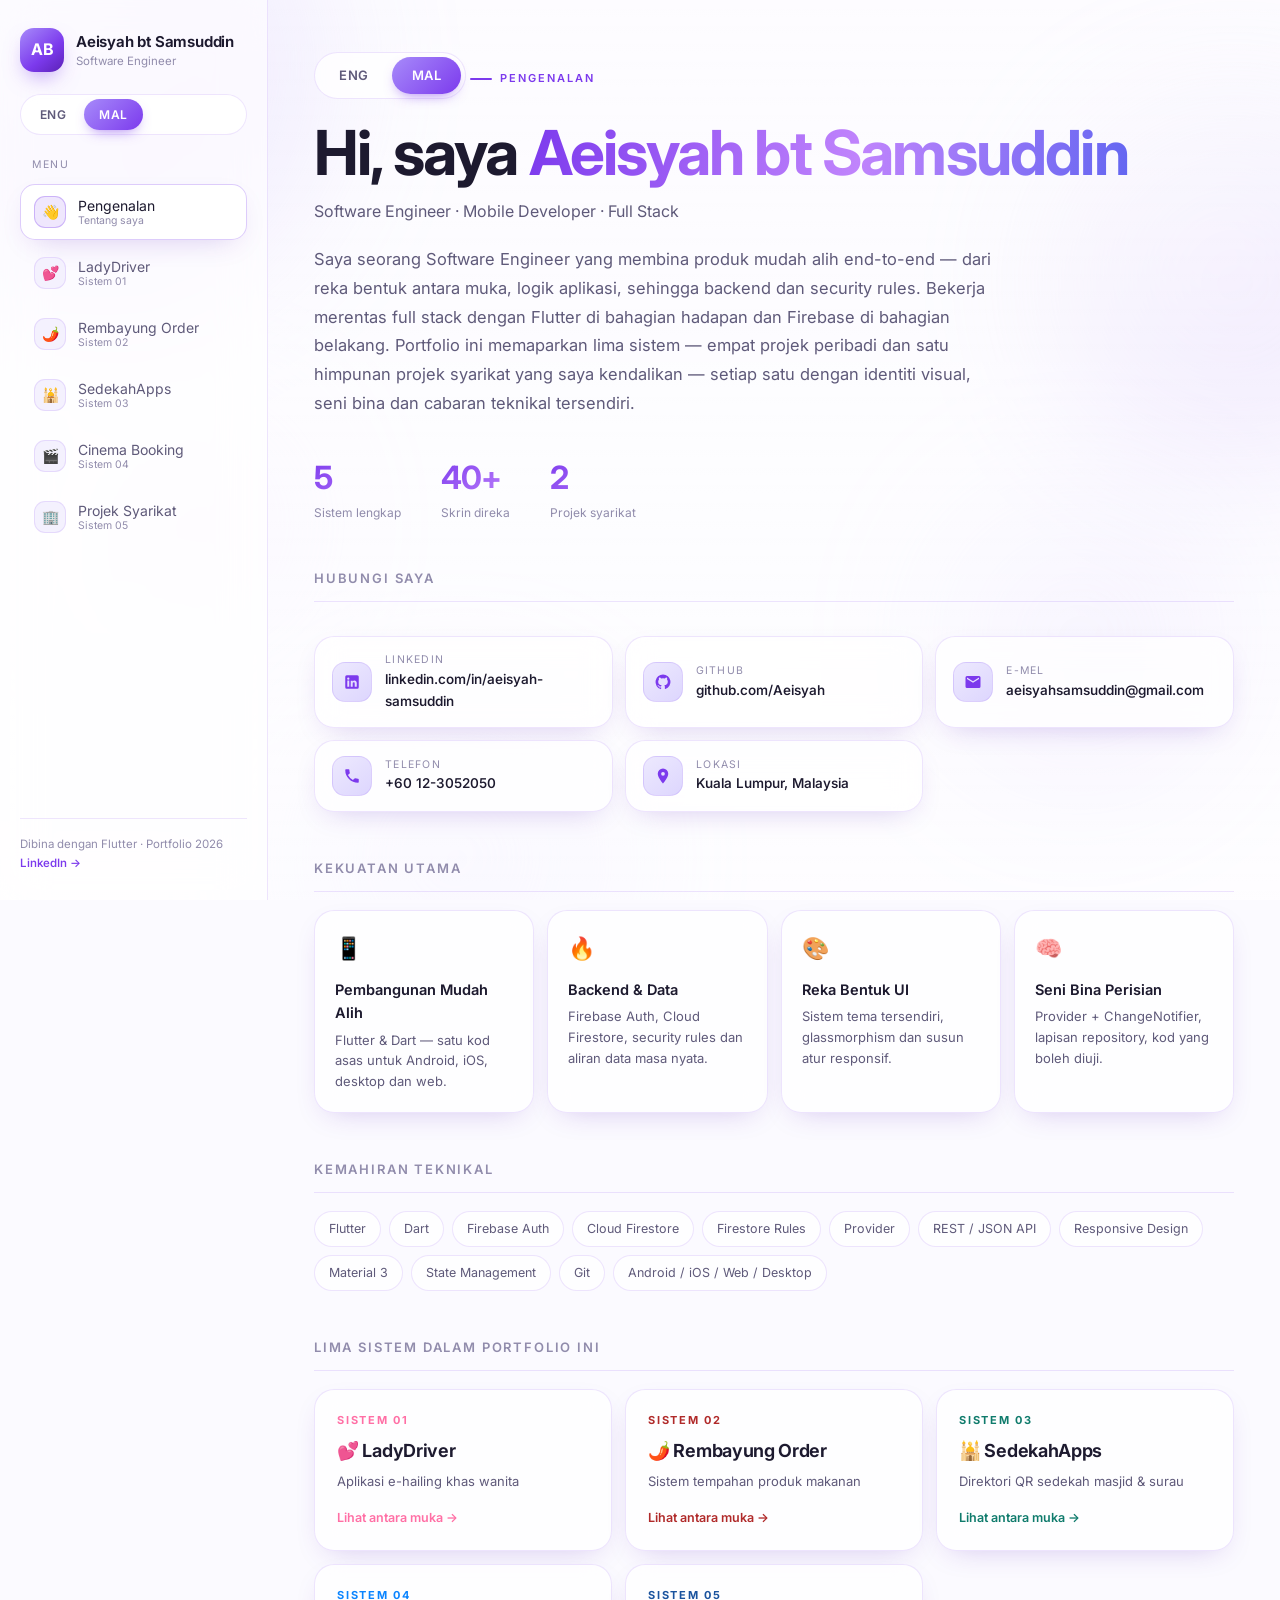
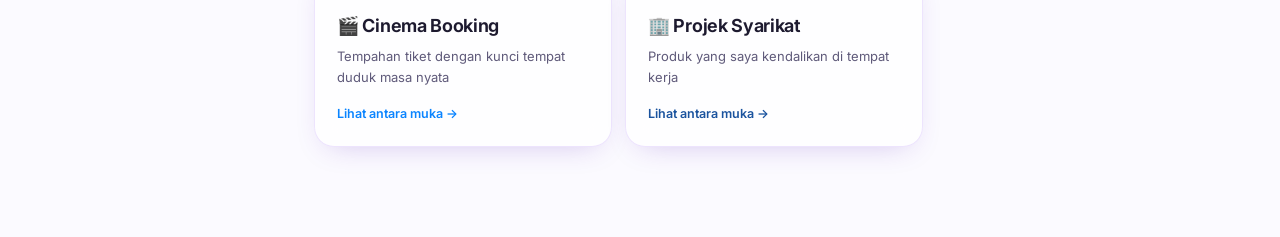
<file: docs/index.html>
<!DOCTYPE html>
<!--
  ===========================================================================
  PORTFOLIO â€” FAIL TUNGGAL (standalone)
  CSS dan JavaScript telah digabungkan ke dalam fail ini.
  Klik dua kali untuk buka dalam browser, atau muat naik terus ke hosting.

  Untuk mengedit kandungan, gunakan folder "portfolio-editable" dan
  jalankan semula build.ps1 selepas selesai.
  ===========================================================================
-->
<html lang="ms">
<head>
<meta charset="UTF-8">
<meta name="viewport" content="width=device-width, initial-scale=1">
<title>Portfolio · Aeisyah bt Samsuddin</title>

<!-- Fon (jika tiada internet, fon sistem digunakan secara automatik) -->
<link rel="preconnect" href="https://fonts.googleapis.com">
<link rel="preconnect" href="https://fonts.gstatic.com" crossorigin>
<link href="https://fonts.googleapis.com/css2?family=Inter:wght@400;500;600;700&family=Poppins:wght@400;500;600;700&family=Playfair+Display:wght@500;600;700&display=swap" rel="stylesheet">

<style>
/* ============================================================================
   STYLES.CSS — REKA BENTUK PORTFOLIO  (tema putih + ungu, gelembung iPhone)
   ----------------------------------------------------------------------------
   BAHAGIAN 1  Token warna (tukar di sini untuk tukar keseluruhan tema)
   BAHAGIAN 2  Gelembung latar belakang
   BAHAGIAN 3  Susun atur + menu sisi + pemilih bahasa
   BAHAGIAN 4  Halaman pengenalan
   BAHAGIAN 5  Halaman sistem
   BAHAGIAN 6  Bingkai telefon (mockup UI)
   BAHAGIAN 7  Skin UI setiap sistem
   BAHAGIAN 8  Responsif + cetakan
   ========================================================================== */


/* ==========================================================================
   BAHAGIAN 1 — TOKEN
   ========================================================================== */
:root {
  /* Latar putih dengan sentuhan ungu */
  --bg:          #FBFAFF;
  --bg-tint:     #F4F1FE;
  --surface:     rgba(255,255,255,.72);
  --surface-2:   rgba(255,255,255,.92);
  --line:        rgba(124,58,237,.13);
  --line-strong: rgba(124,58,237,.26);

  --text:        #1D1A2F;
  --text-dim:    #5F5A7A;
  --text-faint:  #918CAC;

  /* Ungu utama */
  --purple:      #7C3AED;
  --purple-2:    #A78BFA;
  --purple-deep: #5B21B6;

  /* Warna aksen — ditukar automatik mengikut sistem yang dibuka */
  --accent:      #7C3AED;
  --accent-soft: rgba(124,58,237,.12);

  --shadow:      0 10px 30px -14px rgba(91,33,182,.28);
  --shadow-lg:   0 26px 60px -26px rgba(91,33,182,.42);

  --radius:      20px;
  --radius-lg:   28px;
  --sidebar-w:   268px;

  --font:  'Inter', -apple-system, BlinkMacSystemFont, 'Segoe UI', Roboto, sans-serif;
  --serif: 'Playfair Display', Georgia, 'Times New Roman', serif;
  --round: 'Poppins', var(--font);
}

* { box-sizing: border-box; margin: 0; padding: 0; }

html { scroll-behavior: smooth; }

body {
  background: var(--bg);
  color: var(--text);
  font-family: var(--font);
  font-size: 15px;
  line-height: 1.6;
  -webkit-font-smoothing: antialiased;
  overflow-x: hidden;
}

::selection { background: var(--purple); color: #fff; }


/* ==========================================================================
   BAHAGIAN 2 — GELEMBUNG LATAR (gaya iPhone)
   Ubah saiz / kedudukan di sini jika mahu susunan berbeza.
   ========================================================================== */
.bubbles {
  position: fixed;
  inset: 0;
  overflow: hidden;
  pointer-events: none;
  z-index: 0;
}

.bub {
  position: absolute;
  border-radius: 50%;
  filter: blur(76px);      /* lebih tinggi = lebih lembut */
  opacity: .34;            /* lebih rendah = latar lebih putih */
  will-change: transform;
}

.bub--1 { width: 440px; height: 440px; top: -150px;  left: -130px;
          background: radial-gradient(circle at 34% 32%, #F3EFFF, #A78BFA 72%);
          animation: float1 19s ease-in-out infinite; }

.bub--2 { width: 350px; height: 350px; top: 12%;     right: -130px;
          background: radial-gradient(circle at 38% 30%, #F5F1FF, var(--accent) 78%);
          opacity: .24;
          animation: float2 23s ease-in-out infinite; }

.bub--3 { width: 300px; height: 300px; bottom: -110px; left: 24%;
          background: radial-gradient(circle at 40% 34%, #FAF7FF, #C4B5FD 74%);
          opacity: .3;
          animation: float3 26s ease-in-out infinite; }

.bub--4 { width: 220px; height: 220px; top: 46%;     left: 6%;
          background: radial-gradient(circle at 36% 32%, #FFF1F8, #D8B4FE 78%);
          opacity: .22;
          animation: float2 21s ease-in-out infinite reverse; }

.bub--5 { width: 270px; height: 270px; bottom: 14%;  right: 5%;
          background: radial-gradient(circle at 34% 34%, #F1F5FF, var(--accent) 80%);
          opacity: .2;
          animation: float1 28s ease-in-out infinite reverse; }

/* Selaput putih nipis supaya teks kekal jelas di atas gelembung */
.bubbles::after {
  content: '';
  position: absolute; inset: 0;
  background: linear-gradient(180deg, rgba(255,255,255,.42), rgba(255,255,255,.62));
}

@keyframes float1 {
  0%, 100% { transform: translate(0, 0)        scale(1);    }
  50%      { transform: translate(38px, 46px)  scale(1.09); }
}
@keyframes float2 {
  0%, 100% { transform: translate(0, 0)        scale(1);    }
  50%      { transform: translate(-46px, 34px) scale(1.12); }
}
@keyframes float3 {
  0%, 100% { transform: translate(0, 0)        scale(1);    }
  50%      { transform: translate(32px, -40px) scale(1.07); }
}

/* Hormati tetapan "kurangkan gerakan" pengguna */
@media (prefers-reduced-motion: reduce) {
  .bub { animation: none !important; }
}


/* ==========================================================================
   BAHAGIAN 3 — SUSUN ATUR + MENU SISI
   ========================================================================== */
.app {
  position: relative;
  z-index: 1;
  display: grid;
  grid-template-columns: var(--sidebar-w) 1fr;
  min-height: 100vh;
}

/* ---- Menu sisi (kaca lut sinar) ---- */
.sidebar {
  position: sticky;
  top: 0;
  height: 100vh;
  padding: 28px 20px;
  border-right: 1px solid var(--line);
  background: rgba(255,255,255,.62);
  backdrop-filter: blur(22px) saturate(160%);
  -webkit-backdrop-filter: blur(22px) saturate(160%);
  display: flex;
  flex-direction: column;
  gap: 22px;
  overflow-y: auto;
}

.brand { display: flex; align-items: center; gap: 12px; }

.brand__mark {
  width: 44px; height: 44px;
  border-radius: 14px;
  display: grid; place-items: center;
  font-weight: 700; font-size: 16px;
  color: #fff;
  background: linear-gradient(140deg, var(--purple-2), var(--purple) 60%, var(--purple-deep));
  box-shadow: 0 10px 22px -8px rgba(124,58,237,.6);
  flex-shrink: 0;
}

.brand__name { font-weight: 650; font-size: 15px; letter-spacing: -.2px; }
.brand__role { font-size: 11.5px; color: var(--text-faint); line-height: 1.35; }

.nav__label {
  font-size: 10.5px;
  letter-spacing: .16em;
  text-transform: uppercase;
  color: var(--text-faint);
  padding: 0 12px;
  margin-bottom: 10px;
}

.nav { display: flex; flex-direction: column; gap: 5px; }

/* ---- BUTANG MENU (satu untuk setiap sistem) ---- */
.nav__btn {
  display: flex;
  align-items: center;
  gap: 12px;
  width: 100%;
  padding: 11px 13px;
  border: 1px solid transparent;
  border-radius: 15px;
  background: transparent;
  color: var(--text-dim);
  font: inherit;
  font-size: 14px;
  text-align: left;
  cursor: pointer;
  transition: background .2s, color .2s, border-color .2s, transform .15s, box-shadow .2s;
}

.nav__btn:hover  { background: rgba(255,255,255,.82); color: var(--text); }
.nav__btn:active { transform: scale(.985); }

.nav__btn.is-active {
  background: rgba(255,255,255,.95);
  border-color: var(--line-strong);
  color: var(--text);
  box-shadow: var(--shadow);
}

.nav__ico {
  width: 32px; height: 32px;
  border-radius: 11px;
  display: grid; place-items: center;
  font-size: 14px;
  background: var(--bg-tint);
  border: 1px solid var(--line);
  flex-shrink: 0;
}

.nav__btn.is-active .nav__ico {
  background: var(--accent-soft);
  border-color: color-mix(in srgb, var(--accent) 30%, transparent);
}

.nav__txt { display: flex; flex-direction: column; line-height: 1.25; min-width: 0; }
.nav__sub { font-size: 10.5px; color: var(--text-faint); }

/* ---- Pemilih bahasa ---- */
.lang {
  display: inline-flex;
  padding: 4px;
  gap: 3px;
  border: 1px solid var(--line);
  border-radius: 999px;
  background: rgba(255,255,255,.78);
  backdrop-filter: blur(10px);
  -webkit-backdrop-filter: blur(10px);
}

.lang__btn {
  padding: 6px 15px;
  border: 0;
  border-radius: 999px;
  background: transparent;
  color: var(--text-dim);
  font: inherit;
  font-size: 12px;
  font-weight: 600;
  letter-spacing: .04em;
  cursor: pointer;
  transition: background .2s, color .2s;
}
.lang__btn:hover { color: var(--text); }

.lang__btn.is-active {
  background: linear-gradient(135deg, var(--purple-2), var(--purple));
  color: #fff;
  box-shadow: 0 6px 14px -6px rgba(124,58,237,.7);
}

/* versi besar di halaman utama */
.lang--hero { margin-bottom: 22px; }
.lang--hero .lang__btn { padding: 8px 20px; font-size: 13px; }

.sidebar__foot {
  margin-top: auto;
  padding-top: 16px;
  border-top: 1px solid var(--line);
  font-size: 11.5px;
  color: var(--text-faint);
}
.sidebar__foot a { color: var(--purple); text-decoration: none; font-weight: 550; }
.sidebar__foot a:hover { text-decoration: underline; }

/* ---- Pentas kandungan ---- */
.stage { padding: 52px 46px 90px; max-width: 1180px; }

.page { display: none; animation: rise .45s cubic-bezier(.22,.9,.3,1); }
.page.is-active { display: block; }

@keyframes rise {
  from { opacity: 0; transform: translateY(14px); }
  to   { opacity: 1; transform: none; }
}

.eyebrow {
  display: inline-flex; align-items: center; gap: 8px;
  font-size: 11px; letter-spacing: .18em; text-transform: uppercase;
  color: var(--accent);
  font-weight: 600;
  margin-bottom: 16px;
}
.eyebrow::before { content: ''; width: 22px; height: 2px; border-radius: 2px; background: var(--accent); }


/* ==========================================================================
   BAHAGIAN 4 — HALAMAN PENGENALAN
   ========================================================================== */
.hero h1 {
  font-size: clamp(38px, 5.4vw, 62px);
  line-height: 1.04;
  letter-spacing: -1.8px;
  font-weight: 700;
  margin-bottom: 14px;
}

.hero h1 .grad {
  background: linear-gradient(100deg, var(--purple), #C084FC 55%, #6366F1);
  -webkit-background-clip: text;
  background-clip: text;
  color: transparent;
}

.hero__role { font-size: 16px; color: var(--text-dim); margin-bottom: 20px; }

.hero__intro {
  font-size: 16.5px;
  color: var(--text-dim);
  max-width: 68ch;
  line-height: 1.75;
}

.stats { display: flex; gap: 40px; margin: 34px 0 8px; flex-wrap: wrap; }
.stat__v {
  font-size: 32px; font-weight: 700; letter-spacing: -1px;
  background: linear-gradient(140deg, var(--purple), #C084FC);
  -webkit-background-clip: text; background-clip: text; color: transparent;
}
.stat__l { font-size: 12px; color: var(--text-faint); }

/* ---- Kad hubungan ---- */
.contact {
  display: grid;
  grid-template-columns: repeat(auto-fit, minmax(230px, 1fr));
  gap: 12px;
  margin: 34px 0;
}

.contact__item {
  display: flex; align-items: center; gap: 13px;
  padding: 15px 17px;
  border: 1px solid var(--line);
  border-radius: var(--radius);
  background: var(--surface);
  backdrop-filter: blur(14px);
  -webkit-backdrop-filter: blur(14px);
  text-decoration: none;
  color: inherit;
  box-shadow: var(--shadow);
  transition: border-color .2s, background .2s, transform .2s, box-shadow .2s;
}

.contact__item:hover {
  border-color: var(--line-strong);
  background: var(--surface-2);
  transform: translateY(-3px);
  box-shadow: var(--shadow-lg);
}

.contact__ico {
  width: 40px; height: 40px; border-radius: 13px;
  display: grid; place-items: center; flex-shrink: 0;
  background: linear-gradient(140deg, #EDE9FE, #DDD6FE);
  border: 1px solid var(--line);
}
.contact__ico svg { width: 18px; height: 18px; fill: var(--purple); }

.contact__k { font-size: 10.5px; letter-spacing: .12em; text-transform: uppercase; color: var(--text-faint); }
.contact__v { font-size: 13.5px; font-weight: 550; word-break: break-word; }

/* ---- Tajuk seksyen ---- */
.h2 {
  font-size: 13px;
  letter-spacing: .14em;
  text-transform: uppercase;
  color: var(--text-faint);
  font-weight: 600;
  margin: 46px 0 18px;
  padding-bottom: 12px;
  border-bottom: 1px solid var(--line);
}

/* ---- Kekuatan ---- */
.grid-4 {
  display: grid;
  grid-template-columns: repeat(auto-fit, minmax(215px, 1fr));
  gap: 13px;
}

.card {
  padding: 20px;
  border: 1px solid var(--line);
  border-radius: var(--radius);
  background: var(--surface);
  backdrop-filter: blur(14px);
  -webkit-backdrop-filter: blur(14px);
  box-shadow: var(--shadow);
  transition: border-color .2s, transform .2s, box-shadow .2s;
}
.card:hover { border-color: var(--line-strong); transform: translateY(-3px); box-shadow: var(--shadow-lg); }

.card__ico { font-size: 22px; margin-bottom: 12px; display: block; }
.card__t   { font-size: 14.5px; font-weight: 620; margin-bottom: 5px; }
.card__d   { font-size: 13px; color: var(--text-dim); line-height: 1.6; }

/* ---- Chip ---- */
.chips { display: flex; flex-wrap: wrap; gap: 8px; }

.chip {
  padding: 7px 14px;
  border: 1px solid var(--line);
  border-radius: 999px;
  background: rgba(255,255,255,.7);
  font-size: 12.5px;
  color: var(--text-dim);
}

.chip--accent {
  background: var(--accent-soft);
  border-color: color-mix(in srgb, var(--accent) 30%, transparent);
  color: color-mix(in srgb, var(--accent) 78%, #1D1A2F);
  font-weight: 550;
}

/* ---- Kad ringkas 4 sistem ---- */
.sys-grid {
  display: grid;
  grid-template-columns: repeat(auto-fit, minmax(250px, 1fr));
  gap: 13px;
}

.sys-card {
  position: relative;
  padding: 22px;
  border: 1px solid var(--line);
  border-radius: var(--radius);
  background: var(--surface);
  backdrop-filter: blur(14px);
  -webkit-backdrop-filter: blur(14px);
  box-shadow: var(--shadow);
  cursor: pointer;
  text-align: left;
  font: inherit;
  color: inherit;
  overflow: hidden;
  transition: transform .22s, border-color .22s, box-shadow .22s;
}

.sys-card::after {
  content: '';
  position: absolute; inset: 0;
  background: radial-gradient(340px 190px at 100% 0%, var(--c-soft), transparent 72%);
  opacity: 0; transition: opacity .3s;
}
.sys-card:hover { transform: translateY(-4px); border-color: var(--c); box-shadow: var(--shadow-lg); }
.sys-card:hover::after { opacity: 1; }

.sys-card__no { font-size: 11px; letter-spacing: .16em; color: var(--c); font-weight: 700; }
.sys-card__n  { font-size: 18px; font-weight: 660; margin: 8px 0 5px; letter-spacing: -.3px; }
.sys-card__t  { font-size: 13px; color: var(--text-dim); }
.sys-card__go { margin-top: 16px; font-size: 12.5px; color: var(--c); font-weight: 600; }


/* ==========================================================================
   BAHAGIAN 5 — HALAMAN SISTEM
   ========================================================================== */
.sys-head h1 {
  font-size: clamp(32px, 4.4vw, 48px);
  letter-spacing: -1.4px;
  line-height: 1.06;
  font-weight: 700;
  display: flex; align-items: center; gap: 14px; flex-wrap: wrap;
}

.sys-head__emoji {
  width: 56px; height: 56px;
  border-radius: 18px;
  display: grid; place-items: center;
  font-size: 26px;
  background: var(--accent-soft);
  border: 1px solid color-mix(in srgb, var(--accent) 26%, transparent);
  box-shadow: var(--shadow);
}

.sys-head__tag { font-size: 16px; color: var(--accent); margin: 12px 0 16px; font-weight: 550; }
.sys-head__sum { font-size: 15.5px; color: var(--text-dim); max-width: 74ch; line-height: 1.78; }

/* ---- Tab dalam halaman sistem ---- */
.subnav {
  display: flex; gap: 5px; flex-wrap: wrap;
  margin-top: 30px;
  padding: 5px;
  border: 1px solid var(--line);
  border-radius: 16px;
  background: rgba(255,255,255,.72);
  backdrop-filter: blur(12px);
  -webkit-backdrop-filter: blur(12px);
  width: fit-content;
  box-shadow: var(--shadow);
}

.subnav__btn {
  padding: 9px 18px;
  border: 0; border-radius: 12px;
  background: transparent;
  color: var(--text-dim);
  font: inherit; font-size: 13px; font-weight: 550;
  cursor: pointer;
  transition: background .2s, color .2s;
}
.subnav__btn:hover { color: var(--text); }
.subnav__btn.is-active {
  background: var(--accent);
  color: #fff;
  box-shadow: 0 8px 18px -8px var(--accent);
}

.panel { display: none; padding-top: 26px; }
.panel.is-active { display: block; animation: rise .35s cubic-bezier(.22,.9,.3,1); }

/* --------------------------------------------------------------------------
   MENU PROJEK (khas untuk Sistem 05 — Projek Syarikat)
   -------------------------------------------------------------------------- */
.projnav-label {
  font-size: 11px;
  letter-spacing: .16em;
  text-transform: uppercase;
  color: var(--text-faint);
  font-weight: 600;
  margin: 34px 0 12px;
}

.projnav {
  display: grid;
  grid-template-columns: repeat(auto-fit, minmax(258px, 1fr));
  gap: 12px;
}

.projcard {
  display: flex; align-items: center; gap: 13px;
  padding: 15px 16px;
  border: 1.5px solid var(--line);
  border-radius: var(--radius);
  background: var(--surface);
  backdrop-filter: blur(14px);
  -webkit-backdrop-filter: blur(14px);
  box-shadow: var(--shadow);
  cursor: pointer;
  text-align: left;
  font: inherit;
  color: inherit;
  transition: transform .2s, border-color .2s, box-shadow .2s;
}
.projcard:hover { transform: translateY(-3px); box-shadow: var(--shadow-lg); }

.projcard.is-active {
  border-color: var(--c);
  background: var(--surface-2);
  box-shadow: var(--shadow-lg);
}

.projcard__ico {
  width: 46px; height: 46px; border-radius: 14px;
  display: grid; place-items: center; font-size: 21px; flex-shrink: 0;
  background: var(--c-soft);
  border: 1px solid color-mix(in srgb, var(--c) 26%, transparent);
}
.projcard__n { font-size: 15px; font-weight: 650; letter-spacing: -.2px; }
.projcard__t { font-size: 12px; color: var(--text-dim); line-height: 1.4; }

.projpanel { display: none; }
.projpanel.is-active { display: block; animation: rise .38s cubic-bezier(.22,.9,.3,1); }

/* Kepala setiap projek */
.proj-head { margin-top: 34px; padding-top: 30px; border-top: 1px solid var(--line); }

.proj-head h2 {
  font-size: clamp(26px, 3.4vw, 36px);
  letter-spacing: -1px;
  line-height: 1.1;
  font-weight: 700;
  display: flex; align-items: center; gap: 12px; flex-wrap: wrap;
}

.proj-head__tag { font-size: 15px; color: var(--accent); margin: 10px 0 14px; font-weight: 550; }
.proj-head__sum { font-size: 15px; color: var(--text-dim); max-width: 74ch; line-height: 1.75; }

.proj-role {
  display: flex; gap: 11px;
  margin: 18px 0 0;
  padding: 14px 16px;
  border-left: 3px solid var(--accent);
  border-radius: 0 var(--radius) var(--radius) 0;
  background: var(--accent-soft);
  font-size: 13.5px;
  color: var(--text-dim);
  max-width: 74ch;
}
.proj-role b { display: block; color: var(--text); font-size: 11px; letter-spacing: .12em; text-transform: uppercase; margin-bottom: 3px; }

/* Baris pautan (panduan, Google Play, muat turun APK) */
.doc-links { display: flex; flex-wrap: wrap; gap: 10px; margin-top: 18px; }

.store-link {
  display: inline-flex; align-items: center; gap: 8px;
  padding: 9px 16px;
  border: 1px solid var(--line-strong);
  border-radius: 999px;
  background: var(--surface-2);
  font-size: 12.5px;
  font-weight: 600;
  color: var(--accent);
  text-decoration: none;
  transition: transform .18s, box-shadow .18s;
}
.store-link:hover { transform: translateY(-2px); box-shadow: var(--shadow); }
.store-link span { color: var(--text-faint); font-weight: 400; }

/* Butang muat turun APK — versi berisi warna aksen */
.apk-link {
  background: var(--accent);
  border-color: transparent;
  color: #fff;
}
.apk-link:hover { box-shadow: 0 10px 22px -10px var(--accent); }
.apk-link span { color: rgba(255,255,255,.75); }

/* ---- Senarai ciri ---- */
.feat-grid {
  display: grid;
  grid-template-columns: repeat(auto-fit, minmax(280px, 1fr));
  gap: 12px;
}

.feat {
  display: flex; gap: 13px;
  padding: 18px;
  border: 1px solid var(--line);
  border-radius: var(--radius);
  background: var(--surface);
  backdrop-filter: blur(14px);
  -webkit-backdrop-filter: blur(14px);
  box-shadow: var(--shadow);
}

.feat__dot {
  width: 8px; height: 8px; border-radius: 50%;
  background: var(--accent);
  margin-top: 8px; flex-shrink: 0;
  box-shadow: 0 0 0 4px var(--accent-soft);
}
.feat__t { font-size: 14.5px; font-weight: 620; margin-bottom: 4px; }
.feat__d { font-size: 13px; color: var(--text-dim); line-height: 1.6; }


/* ==========================================================================
   BAHAGIAN 6 — BINGKAI TELEFON (MOCKUP UI)
   ========================================================================== */
.screens { display: flex; flex-wrap: wrap; gap: 40px 34px; padding: 6px 0 10px; }

.shot { display: flex; flex-direction: column; align-items: center; gap: 14px; }

.shot__cap { font-size: 12.5px; color: var(--text-dim); text-align: center; max-width: 286px; }
.shot__cap b { display: block; color: var(--text); font-weight: 620; font-size: 13px; }

.phone {
  width: 286px;
  height: 604px;
  border-radius: 46px;
  padding: 11px;
  background: linear-gradient(160deg, #F2EEFF, #D9CEFB 38%, #EFE9FF);
  box-shadow:
    0 34px 60px -26px rgba(91,33,182,.5),
    0 0 0 1px rgba(124,58,237,.16),
    inset 0 0 0 1px rgba(255,255,255,.85);
  flex-shrink: 0;
  transition: transform .3s cubic-bezier(.22,.9,.3,1), box-shadow .3s;
}
.shot:hover .phone {
  transform: translateY(-7px);
  box-shadow: 0 44px 74px -28px rgba(91,33,182,.58), 0 0 0 1px rgba(124,58,237,.2), inset 0 0 0 1px rgba(255,255,255,.9);
}

.phone__screen {
  position: relative;
  width: 100%; height: 100%;
  border-radius: 36px;
  overflow: hidden;
  display: flex;
  flex-direction: column;
  font-size: 12px;
  line-height: 1.45;
}

/* Dynamic island */
.phone__screen::before {
  content: '';
  position: absolute;
  top: 9px; left: 50%; transform: translateX(-50%);
  width: 82px; height: 22px;
  border-radius: 999px;
  background: #16121F;
  z-index: 40;
}

.sbar {
  display: flex; justify-content: space-between; align-items: center;
  padding: 13px 20px 6px;
  font-size: 10.5px; font-weight: 640;
  letter-spacing: .2px;
  flex-shrink: 0;
  z-index: 30;
}
.sbar__r { display: flex; gap: 4px; align-items: center; font-size: 9px; letter-spacing: 1px; }

.scr {
  flex: 1;
  overflow: hidden;
  padding: 6px 16px 12px;
  display: flex;
  flex-direction: column;
  gap: 12px;
}

.tabbar {
  display: flex;
  justify-content: space-around;
  align-items: center;
  padding: 9px 8px 14px;
  flex-shrink: 0;
  font-size: 8.5px;
  border-top: 1px solid rgba(0,0,0,.07);
}
.tabbar i { font-style: normal; font-size: 15px; display: block; text-align: center; margin-bottom: 2px; }
.tabbar span { display: block; text-align: center; opacity: .5; }
.tabbar .on { opacity: 1; font-weight: 600; }

/* --------------------------------------------------------------------------
   BINGKAI BROWSER — untuk portal web (bukan telefon)
   -------------------------------------------------------------------------- */
.browser {
  width: 430px;
  border-radius: 14px;
  overflow: hidden;
  background: #fff;
  box-shadow:
    0 30px 56px -26px rgba(91,33,182,.42),
    0 0 0 1px rgba(124,58,237,.14);
  flex-shrink: 0;
  transition: transform .3s cubic-bezier(.22,.9,.3,1), box-shadow .3s;
}
.shot:hover .browser { transform: translateY(-7px); box-shadow: 0 40px 68px -28px rgba(91,33,182,.5), 0 0 0 1px rgba(124,58,237,.18); }

.browser__bar {
  display: flex; align-items: center; gap: 10px;
  padding: 9px 12px;
  background: #EDEFF3;
  border-bottom: 1px solid #DDE1E8;
}
.browser__dots { display: flex; gap: 5px; flex-shrink: 0; }
.browser__dots i { width: 8px; height: 8px; border-radius: 50%; display: block; }
.browser__dots i:nth-child(1) { background: #FF5F57; }
.browser__dots i:nth-child(2) { background: #FEBC2E; }
.browser__dots i:nth-child(3) { background: #28C840; }

.browser__url {
  flex: 1;
  background: #fff;
  border: 1px solid #DDE1E8;
  border-radius: 999px;
  padding: 4px 11px;
  font-size: 8.5px;
  color: #6B7484;
  overflow: hidden; text-overflow: ellipsis; white-space: nowrap;
}

.browser__screen {
  height: 286px;
  overflow: hidden;
  display: flex;
  font-size: 9px;
  line-height: 1.4;
}

/* Kapsyen bawah bingkai lebar */
.shot--wide .shot__cap { max-width: 430px; }

/* --------------------------------------------------------------------------
   STRIP INFRASTRUKTUR (aliran penyebaran)
   -------------------------------------------------------------------------- */
.pipeline {
  display: flex; align-items: stretch; flex-wrap: wrap; gap: 8px;
  margin: 4px 0 26px;
}
.pipe {
  flex: 1; min-width: 132px;
  padding: 13px 14px;
  border: 1px solid var(--line);
  border-radius: var(--radius);
  background: var(--surface);
  backdrop-filter: blur(14px);
  -webkit-backdrop-filter: blur(14px);
  box-shadow: var(--shadow);
}
.pipe i { font-style: normal; font-size: 17px; display: block; margin-bottom: 7px; }
.pipe b { display: block; font-size: 13px; font-weight: 640; letter-spacing: -.2px; }
.pipe span { display: block; font-size: 11.5px; color: var(--text-dim); margin-top: 2px; line-height: 1.45; }

.pipe__arrow {
  display: grid; place-items: center;
  font-size: 15px;
  color: var(--accent);
  flex-shrink: 0;
  width: 16px;
}

@media (max-width: 720px) {
  .pipe__arrow { display: none; }
}

/* Primitif dalam skrin (dikongsi semua app) */
.ui-row   { display: flex; align-items: center; gap: 9px; }
.ui-btw   { display: flex; align-items: center; justify-content: space-between; gap: 8px; }
.ui-col   { display: flex; flex-direction: column; gap: 3px; }
.ui-h     { font-size: 17px; font-weight: 700; letter-spacing: -.4px; line-height: 1.2; }
.ui-h2    { font-size: 13px; font-weight: 650; letter-spacing: -.2px; }
.ui-sm    { font-size: 10px; opacity: .62; line-height: 1.4; }
.ui-xs    { font-size: 8.5px; letter-spacing: .06em; text-transform: uppercase; opacity: .55; }
.ui-b     { font-weight: 650; }
.grow     { flex: 1; min-width: 0; }
.ui-ellip { overflow: hidden; text-overflow: ellipsis; white-space: nowrap; }

.ui-card  { border-radius: 16px; padding: 13px; }
.ui-btn   { border-radius: 13px; padding: 11px; text-align: center; font-size: 12px; font-weight: 640; }
.ui-pill  { border-radius: 999px; padding: 5px 11px; font-size: 9.5px; font-weight: 600; display: inline-block; }
.ui-input { border-radius: 13px; padding: 10px 13px; font-size: 11px; }
.ui-av    { width: 34px; height: 34px; border-radius: 50%; display: grid; place-items: center; font-size: 12px; font-weight: 700; flex-shrink: 0; }


/* ==========================================================================
   BAHAGIAN 7 — SKIN UI SETIAP SISTEM
   (setiap app kekal dengan palet asalnya)
   ========================================================================== */

/* ------------------------------------------------------------------
   7.1  LADYDRIVER — glassmorphism merah jambu lembut (Poppins)
   ------------------------------------------------------------------ */
.ui--ld .phone__screen {
  background: linear-gradient(150deg, #FFE9F2 0%, #F3ECFF 55%, #FFF6FA 100%);
  color: #4A2B3A;
  font-family: var(--round);
}
.ui--ld .ui-card {
  background: rgba(255,255,255,.62);
  border: 1px solid rgba(255,255,255,.85);
  box-shadow: 0 8px 22px -14px rgba(122,42,74,.5);
  backdrop-filter: blur(8px);
}
.ui--ld .ui-btn {
  background: linear-gradient(135deg, #FF6FA5, #F2569A);
  color: #fff;
  box-shadow: 0 10px 20px -10px rgba(242,86,154,.9);
}
.ui--ld .ui-btn--ghost {
  background: rgba(255,255,255,.6);
  border: 1px solid rgba(255,255,255,.9);
  color: #8A6B79;
  box-shadow: none;
}
.ui--ld .ui-input { background: rgba(255,255,255,.66); border: 1px solid rgba(255,255,255,.9); color: #8A6B79; }
.ui--ld .ui-pill  { background: rgba(255,111,165,.16); color: #F2569A; }
.ui--ld .ui-av    { background: linear-gradient(135deg,#FF6FA5,#F2569A); color: #fff; }
.ui--ld .tabbar   { color: #F2569A; border-top-color: rgba(255,111,165,.18); }

.ld-logo {
  width: 68px; height: 68px; margin: 0 auto;
  border-radius: 24px;
  display: grid; place-items: center;
  font-size: 30px;
  background: linear-gradient(140deg,#FF6FA5,#F2569A);
  box-shadow: 0 18px 34px -16px rgba(242,86,154,.95);
}

.ld-map {
  position: relative;
  height: 148px;
  border-radius: 18px;
  overflow: hidden;
  background: linear-gradient(160deg,#FFF0F6,#FBE8FF);
  border: 1px solid rgba(255,255,255,.9);
}
.ld-map__grid {
  position: absolute; inset: 0;
  background-image:
    linear-gradient(rgba(255,111,165,.13) 1px, transparent 1px),
    linear-gradient(90deg, rgba(255,111,165,.13) 1px, transparent 1px);
  background-size: 26px 26px;
}
.ld-map__road { position: absolute; background: rgba(255,255,255,.9); border-radius: 99px; }
.ld-map__route {
  position: absolute;
  left: 26%; top: 30%;
  width: 48%; height: 42%;
  border-left: 3px dashed #F2569A;
  border-bottom: 3px dashed #F2569A;
  border-radius: 0 0 0 22px;
  opacity: .85;
}
.ld-pin {
  position: absolute;
  width: 15px; height: 15px; border-radius: 50%;
  border: 3px solid #fff;
  box-shadow: 0 3px 9px rgba(0,0,0,.24);
}
.ld-pin--a { background: #4CAF82; left: 23%; top: 26%; }
.ld-pin--b { background: #F2569A; left: 70%; top: 68%; }

.ld-dot { width: 8px; height: 8px; border-radius: 50%; flex-shrink: 0; }

.ld-toggle {
  width: 44px; height: 25px; border-radius: 99px;
  background: linear-gradient(135deg,#FF6FA5,#F2569A);
  position: relative; flex-shrink: 0;
  box-shadow: inset 0 1px 3px rgba(0,0,0,.12);
}
.ld-toggle::after {
  content: ''; position: absolute;
  right: 3px; top: 3px;
  width: 19px; height: 19px; border-radius: 50%;
  background: #fff;
  box-shadow: 0 2px 5px rgba(0,0,0,.24);
}

.ld-badge { font-size: 8.5px; font-weight: 700; color: #4CAF82; display: flex; align-items: center; gap: 5px; }
.ld-badge::before {
  content: ''; width: 6px; height: 6px; border-radius: 50%;
  background: #4CAF82; box-shadow: 0 0 0 3px rgba(76,175,130,.22);
}


/* ------------------------------------------------------------------
   7.2  REMBAYUNG ORDER — krim, maroon, emas (Playfair + Inter)
   ------------------------------------------------------------------ */
.ui--rb .phone__screen { background: #F5EDDD; color: #2B1B14; }
.ui--rb .ui-h  { font-family: var(--serif); font-weight: 600; letter-spacing: -.2px; }
.ui--rb .ui-h2 { font-family: var(--serif); font-weight: 600; }
.ui--rb .ui-card { background: #FAF4E8; border: 1px solid #E3D6BD; }
.ui--rb .ui-btn  { background: #7A1F1F; color: #F5EDDD; }
.ui--rb .ui-btn--ghost { background: transparent; border: 1px solid #7A1F1F; color: #7A1F1F; }
.ui--rb .ui-input { background: #FAF4E8; border: 1px solid #E3D6BD; color: #6B5A4F; }
.ui--rb .ui-pill { background: #7A1F1F; color: #F5EDDD; }
.ui--rb .ui-pill--o { background: transparent; border: 1px solid #E3D6BD; color: #6B5A4F; }
.ui--rb .tabbar { color: #7A1F1F; border-top-color: #E3D6BD; background: #FAF4E8; }

.rb-hero {
  height: 132px; border-radius: 16px;
  background:
    radial-gradient(120px 80px at 78% 24%, rgba(255,255,255,.24), transparent 60%),
    linear-gradient(150deg,#7A1F1F,#5A1414 60%,#C2410C);
  color: #F5EDDD;
  padding: 15px;
  display: flex; flex-direction: column; justify-content: flex-end;
  position: relative; overflow: hidden;
}
.rb-hero::after { content: '🌶️'; position: absolute; right: 12px; top: 10px; font-size: 34px; opacity: .35; }

.rb-thumb {
  width: 58px; height: 58px; border-radius: 12px; flex-shrink: 0;
  background: linear-gradient(145deg,#C2410C,#7A1F1F);
  display: grid; place-items: center; font-size: 24px;
}
.rb-thumb--2 { background: linear-gradient(145deg,#B8893A,#7A1F1F); }
.rb-thumb--3 { background: linear-gradient(145deg,#8B4513,#3E2415); }

/* Skrin katalog — kad lebih padat supaya muat dalam satu paparan */
.rb-cat .rb-thumb { width: 50px; height: 50px; font-size: 21px; }
.rb-cat .ui-card  { padding: 11px; }

.rb-price { font-family: var(--serif); font-weight: 600; color: #7A1F1F; font-size: 14px; }
.rb-heat  { font-size: 9px; letter-spacing: 1px; }
.rb-star  { color: #B8893A; font-size: 9px; }
.rb-line  { border-top: 1px dashed #E3D6BD; margin: 3px 0; }
.rb-qty   {
  display: flex; align-items: center; gap: 9px;
  border: 1px solid #E3D6BD; border-radius: 99px;
  padding: 3px 9px; font-size: 10px; background: #FAF4E8;
}


/* ------------------------------------------------------------------
   7.3  SEDEKAHAPPS — hijau teal + aksen amber
   ------------------------------------------------------------------ */
.ui--sk .phone__screen {
  background: linear-gradient(165deg,#E9F5F2 0%,#F4FBF9 45%,#EFF7F5 100%);
  color: #0D2E29;
}
.ui--sk .ui-card {
  background: rgba(255,255,255,.78);
  border: 1px solid rgba(255,255,255,.9);
  box-shadow: 0 8px 20px -16px rgba(15,123,108,.6);
}
.ui--sk .ui-btn { background: #0F7B6C; color: #fff; box-shadow: 0 10px 20px -12px rgba(15,123,108,.85); }
.ui--sk .ui-btn--amber { background: #F5A623; color: #4A2B00; box-shadow: none; }
.ui--sk .ui-input { background: rgba(255,255,255,.82); border: 1px solid rgba(15,123,108,.14); color: #5B7C77; }
.ui--sk .ui-pill { background: rgba(15,123,108,.12); color: #0A5A4F; }
.ui--sk .ui-pill--on { background: #0F7B6C; color: #fff; }
.ui--sk .ui-av { background: linear-gradient(140deg,#0F7B6C,#0A5A4F); color: #fff; }
.ui--sk .tabbar { color: #0F7B6C; border-top-color: rgba(15,123,108,.14); }

.sk-hero {
  border-radius: 18px; padding: 15px;
  background: linear-gradient(140deg,#0F7B6C,#0A5A4F);
  color: #fff;
  position: relative; overflow: hidden;
}
.sk-hero::after { content: '🕌'; position: absolute; right: -6px; bottom: -10px; font-size: 62px; opacity: .16; }

.sk-ico {
  width: 38px; height: 38px; border-radius: 12px; flex-shrink: 0;
  display: grid; place-items: center; font-size: 17px;
  background: rgba(15,123,108,.12);
}
.sk-ico--amber { background: rgba(245,166,35,.18); }

.sk-qr {
  width: 128px; height: 128px; margin: 0 auto;
  border-radius: 14px; padding: 9px;
  background: #fff;
  box-shadow: 0 8px 22px -14px rgba(0,0,0,.5);
}
.sk-qr__in {
  width: 100%; height: 100%;
  background-image:
    linear-gradient(90deg,#0D2E29 25%,transparent 0,transparent 50%,#0D2E29 0,#0D2E29 62%,transparent 0),
    linear-gradient(#0D2E29 25%,transparent 0,transparent 50%,#0D2E29 0,#0D2E29 75%,transparent 0);
  background-size: 15px 15px;
  opacity: .88;
  position: relative;
}
.sk-qr__eye {
  position: absolute; width: 27px; height: 27px;
  border: 5px solid #0D2E29; border-radius: 5px;
  background: #fff;
}
.sk-qr__eye:nth-child(1) { top: 0; left: 0; }
.sk-qr__eye:nth-child(2) { top: 0; right: 0; }
.sk-qr__eye:nth-child(3) { bottom: 0; left: 0; }

.sk-rank {
  width: 24px; height: 24px; border-radius: 8px;
  display: grid; place-items: center;
  font-size: 10px; font-weight: 700; flex-shrink: 0;
  background: rgba(15,123,108,.1); color: #0A5A4F;
}
.sk-rank--1 { background: #F5A623; color: #4A2B00; }
.sk-rank--2 { background: #C9D3D1; color: #33453F; }
.sk-rank--3 { background: #E0B182; color: #4A2B00; }

.sk-bar { height: 5px; border-radius: 99px; background: rgba(15,123,108,.12); overflow: hidden; }
.sk-bar i { display: block; height: 100%; background: #0F7B6C; border-radius: 99px; }


/* ------------------------------------------------------------------
   7.4  CINEMA — frosted glass iOS (kelabu / biru)
   ------------------------------------------------------------------ */
.ui--cn .phone__screen {
  background:
    radial-gradient(150px 130px at 12% 6%, #DDE7FF, transparent 62%),
    radial-gradient(160px 140px at 92% 88%, #FFE6EC, transparent 62%),
    linear-gradient(180deg,#F6F8FC,#E8ECF3);
  color: #1C1C1E;
}
.ui--cn .ui-card {
  background: rgba(255,255,255,.78);
  border: 1px solid rgba(255,255,255,.9);
  box-shadow: 0 10px 26px -20px rgba(28,28,30,.7);
  backdrop-filter: blur(10px);
}
.ui--cn .ui-btn { background: #1C1C1E; color: #fff; }
.ui--cn .ui-btn--blue { background: #0A84FF; color: #fff; }
.ui--cn .ui-input { background: rgba(255,255,255,.72); border: 1px solid rgba(255,255,255,.9); color: #6E6E73; }
.ui--cn .ui-pill { background: #E9ECF2; color: #6E6E73; }
.ui--cn .ui-pill--dark { background: #1C1C1E; color: #fff; }
.ui--cn .tabbar { color: #1C1C1E; border-top-color: #E2E4EA; }

.cn-poster {
  border-radius: 12px;
  aspect-ratio: 2 / 3;
  display: flex; flex-direction: column; justify-content: flex-end;
  padding: 8px;
  font-size: 9px; color: #fff; font-weight: 600;
  line-height: 1.25;
  position: relative; overflow: hidden;
  box-shadow: 0 10px 20px -14px rgba(0,0,0,.8);
}
.cn-poster--1 { background: linear-gradient(165deg,#1a1a2e,#16213e 55%,#0f3460); }
.cn-poster--2 { background: linear-gradient(165deg,#2b1b17,#5c2018 55%,#a13a2a); }
.cn-poster--3 { background: linear-gradient(165deg,#12232e,#26495c 60%,#3b7a8c); }
.cn-poster--4 { background: linear-gradient(165deg,#241b2f,#4a2c52 55%,#7b3f6b); }
.cn-poster::before {
  content: ''; position: absolute; inset: 0;
  background: linear-gradient(180deg, transparent 40%, rgba(0,0,0,.72));
}
.cn-poster > * { position: relative; }

.cn-screen-arc {
  height: 24px;
  border-radius: 100% 100% 0 0 / 100% 100% 0 0;
  background: linear-gradient(180deg, rgba(10,132,255,.24), transparent);
  border-top: 2px solid #0A84FF;
  margin: 2px 8px 4px;
}

.cn-seats { display: flex; flex-direction: column; gap: 6px; align-items: center; }
.cn-row   { display: flex; gap: 5px; align-items: center; }
.cn-seat  { width: 15px; height: 14px; border-radius: 4px; background: #CFD4DC; font-size: 0; }
.cn-seat--sel  { background: #1C1C1E; }
.cn-seat--lock { background: #E5A00D; position: relative; }
.cn-seat--lock::after {
  content: '🔒'; position: absolute; inset: 0;
  font-size: 7px; display: grid; place-items: center;
}
.cn-seat--na { background: #EAECF0; }
.cn-rowlabel { font-size: 8px; width: 10px; color: #A0A0A6; font-weight: 600; }

.cn-legend { display: flex; gap: 10px; justify-content: center; font-size: 8px; color: #6E6E73; flex-wrap: wrap; }
.cn-legend span { display: flex; align-items: center; gap: 4px; }
.cn-legend i { width: 9px; height: 9px; border-radius: 3px; display: block; }

.cn-live { display: flex; align-items: center; gap: 6px; font-size: 9px; font-weight: 600; color: #E5A00D; }
.cn-live::before {
  content: ''; width: 6px; height: 6px; border-radius: 50%;
  background: #E5A00D;
  box-shadow: 0 0 0 3px rgba(229,160,13,.22);
  animation: pulse 1.6s infinite;
}
@keyframes pulse {
  0%, 100% { box-shadow: 0 0 0 3px rgba(229,160,13,.22); }
  50%      { box-shadow: 0 0 0 6px rgba(229,160,13,.06); }
}

.cn-ticket { position: relative; overflow: hidden; }
.cn-ticket__notch {
  position: absolute; width: 16px; height: 16px; border-radius: 50%;
  background: #EDF0F6; top: 50%; margin-top: -8px;
}
.cn-ticket__notch--l { left: -8px; }
.cn-ticket__notch--r { right: -8px; }
.cn-dash { border-top: 1px dashed #D3D7DF; margin: 2px 0; }

.cn-check {
  width: 62px; height: 62px; margin: 0 auto;
  border-radius: 50%; display: grid; place-items: center;
  font-size: 28px; color: #fff;
  background: #34C759;
  box-shadow: 0 14px 28px -14px rgba(52,199,89,.9);
}

.cn-barcode {
  height: 32px;
  background: repeating-linear-gradient(90deg,#1C1C1E 0 2px, transparent 2px 4px, #1C1C1E 4px 5px, transparent 5px 9px);
  opacity: .8;
  border-radius: 3px;
}


/* ------------------------------------------------------------------
   7.5  POS2Go — biru korporat #1a539e + kuning #ffce1d
   ------------------------------------------------------------------ */
.ui--pg .phone__screen { background: #FAFAFA; color: #1B2430; }
.ui--pg .ui-card {
  background: #FFFFFF;
  border: 1px solid #E6E9EF;
  box-shadow: 0 6px 16px -14px rgba(26,83,158,.7);
}
.ui--pg .ui-btn { background: #1a539e; color: #fff; box-shadow: 0 10px 20px -12px rgba(26,83,158,.9); }
.ui--pg .ui-btn--gold { background: #ffce1d; color: #33270A; box-shadow: none; }
.ui--pg .ui-btn--ghost { background: #fff; border: 1px solid #C9D4E5; color: #1a539e; box-shadow: none; }
.ui--pg .ui-input { background: #fff; border: 1px solid #E6E9EF; color: #6B7484; }
.ui--pg .ui-pill { background: rgba(26,83,158,.1); color: #1a539e; }
.ui--pg .ui-pill--gold { background: rgba(255,206,29,.24); color: #7A5B00; }
.ui--pg .ui-av { background: #1a539e; color: #fff; }
.ui--pg .tabbar { color: #1a539e; border-top-color: #E6E9EF; background: #fff; }

.pg-top {
  border-radius: 16px; padding: 14px;
  background: linear-gradient(135deg,#1a539e,#12406F);
  color: #fff;
  position: relative; overflow: hidden;
}
.pg-top::after {
  content: ''; position: absolute; right: -26px; top: -26px;
  width: 92px; height: 92px; border-radius: 50%;
  background: rgba(255,206,29,.22);
}

/* Grid modul di papan pemuka */
.pg-mods { display: grid; grid-template-columns: repeat(3, 1fr); gap: 8px; }
.pg-mod {
  border-radius: 14px; padding: 10px 6px;
  background: #fff; border: 1px solid #E6E9EF;
  text-align: center;
}
.pg-mod i { font-style: normal; font-size: 19px; display: block; margin-bottom: 4px; }
.pg-mod span { font-size: 8.5px; font-weight: 600; line-height: 1.25; display: block; color: #45505F; }
.pg-mod--gold { background: #FFFBEB; border-color: #F5E3A8; }

.pg-sync { display: flex; align-items: center; gap: 6px; font-size: 9px; font-weight: 600; color: #16A34A; }
.pg-sync::before {
  content: ''; width: 6px; height: 6px; border-radius: 50%;
  background: #16A34A; box-shadow: 0 0 0 3px rgba(22,163,74,.2);
}

/* Kad item menu F&B */
.pg-menu { display: grid; grid-template-columns: 1fr 1fr; gap: 8px; }
.pg-item {
  border-radius: 13px; overflow: hidden;
  background: #fff; border: 1px solid #E6E9EF;
}
.pg-item__img { height: 46px; display: grid; place-items: center; font-size: 21px; }
.pg-item__b   { padding: 7px 8px; }
.pg-item__n   { font-size: 9.5px; font-weight: 650; line-height: 1.2; }
.pg-item__p   { font-size: 9.5px; font-weight: 700; color: #1a539e; margin-top: 2px; }

.pg-line { border-top: 1px solid #EEF1F5; margin: 2px 0; }

.pg-tender {
  border-radius: 13px; padding: 10px 8px;
  border: 1px solid #E6E9EF; background: #fff;
  text-align: center; font-size: 9px; font-weight: 600;
}
.pg-tender i { font-style: normal; font-size: 17px; display: block; margin-bottom: 3px; }
.pg-tender--on { border-color: #1a539e; background: rgba(26,83,158,.07); color: #1a539e; }

.pg-keypad { display: grid; grid-template-columns: repeat(3, 1fr); gap: 6px; }
.pg-key {
  border-radius: 11px; padding: 9px 0;
  background: #fff; border: 1px solid #E6E9EF;
  text-align: center; font-size: 13px; font-weight: 650;
}


/* ------------------------------------------------------------------
   7.6  SMART2U — biru korporat #1F4E9C + jingga #F7941D (Smart New Retail)
   ------------------------------------------------------------------ */
.ui--s2 .phone__screen { background: #FFFFFF; color: #1B2430; }
.ui--s2 .ui-card { background: #fff; border: 1px solid #E4E8EF; box-shadow: 0 6px 16px -14px rgba(31,78,156,.7); }
.ui--s2 .ui-btn { background: #1F4E9C; color: #fff; box-shadow: 0 10px 20px -12px rgba(31,78,156,.9); }
.ui--s2 .ui-btn--orange { background: #F7941D; color: #fff; box-shadow: none; }
.ui--s2 .ui-btn--ghost { background: #fff; border: 1px solid #C9D4E5; color: #1F4E9C; box-shadow: none; }
.ui--s2 .ui-input { background: #F2F4F7; border: 1px solid #E4E8EF; color: #6B7484; }
.ui--s2 .ui-pill { background: rgba(31,78,156,.1); color: #1F4E9C; }
.ui--s2 .ui-pill--orange { background: rgba(247,148,29,.18); color: #A8620A; }
.ui--s2 .ui-av { background: #1F4E9C; color: #fff; }
.ui--s2 .ui-sm { opacity: .58; }
.ui--s2 .tabbar { color: #1F4E9C; border-top-color: #E4E8EF; }

/* Butang tab tengah yang menonjol (seperti app sebenar) */
.s2-fab {
  width: 30px; height: 26px; border-radius: 9px;
  background: #1F4E9C; color: #fff;
  display: grid; place-items: center; font-size: 13px;
  margin: 0 auto 2px;
}

/* Kepala dengan tanda nama Smart */
.s2-head { display: flex; align-items: center; justify-content: space-between; padding-bottom: 2px; }
.s2-logo { font-size: 15px; font-weight: 800; letter-spacing: -.4px; color: #1F4E9C; }
.s2-logo i { font-style: normal; color: #F7941D; }

/* Karusel banner — kad tepi dipotong seperti skrin sebenar */
.s2-carousel { display: flex; gap: 7px; align-items: stretch; }
.s2-banner {
  border-radius: 10px; overflow: hidden;
  position: relative; flex-shrink: 0;
  height: 92px;
  display: flex; flex-direction: column; justify-content: center;
  padding: 9px;
  color: #fff;
}
.s2-banner--side  { width: 38px; }
.s2-banner--main  { flex: 1; }
.s2-banner--a { background: linear-gradient(140deg,#12306B,#1F4E9C); }
.s2-banner--b { background: linear-gradient(140deg,#F7A61D,#EE7C15); }
.s2-banner--c { background: linear-gradient(140deg,#1565E0,#0E3F91); }
.s2-banner__tag {
  position: absolute; top: 0; right: 0;
  background: rgba(255,255,255,.9);
  color: #1F4E9C;
  font-size: 6.5px; font-weight: 700;
  padding: 2px 7px;
  border-radius: 0 0 0 8px;
}
.s2-banner__t { font-size: 12px; font-weight: 800; letter-spacing: .5px; line-height: 1.15; text-align: center; }
.s2-banner__s { font-size: 6.5px; opacity: .9; text-align: center; letter-spacing: .3px; margin-bottom: 2px; }
.s2-banner__d { width: 100%; height: 22px; margin: 4px auto 0; border-radius: 3px; background: rgba(255,255,255,.28); }

.s2-dots { display: flex; gap: 4px; justify-content: center; }
.s2-dots i { width: 5px; height: 5px; border-radius: 50%; background: #D3D9E3; display: block; }
.s2-dots i.on { background: #1F4E9C; width: 12px; border-radius: 3px; }

/* Empat pintasan bulat */
.s2-quick { display: grid; grid-template-columns: repeat(4, 1fr); gap: 6px; }
.s2-quick div { text-align: center; }
.s2-quick i {
  font-style: normal; font-size: 17px;
  width: 42px; height: 42px; margin: 0 auto 4px;
  border-radius: 50%; display: grid; place-items: center;
  color: #fff;
  box-shadow: 0 6px 12px -7px rgba(0,0,0,.55);
}
.s2-quick span { font-size: 8px; font-weight: 600; display: block; color: #45505F; }
.s2-q1 { background: linear-gradient(140deg,#A96BD8,#7B3FB0); }
.s2-q2 { background: linear-gradient(140deg,#F7A61D,#EE7C15); }
.s2-q3 { background: linear-gradient(140deg,#3BA9E0,#1F7FBF); }
.s2-q4 { background: linear-gradient(140deg,#5BC46A,#2F9440); }

/* Pautan saluran syarikat */
.s2-links { display: grid; grid-template-columns: repeat(4, 1fr); gap: 6px; }
.s2-links div { text-align: center; }
.s2-links i { font-style: normal; font-size: 19px; display: block; margin-bottom: 3px; }
.s2-links span { font-size: 7.5px; font-weight: 600; display: block; color: #45505F; }

/* Kad berita */
.s2-news { display: grid; grid-template-columns: 1fr 1fr; gap: 8px; }
.s2-newscard { border-radius: 10px; overflow: hidden; border: 1px solid #E4E8EF; background: #fff; }
.s2-newscard__img {
  height: 60px; position: relative;
  display: grid; place-items: center; font-size: 20px;
  background: linear-gradient(135deg,#E8EEF8,#CFDCF0);
}
.s2-newscard__badge {
  position: absolute; left: 6px; top: 6px;
  background: #fff; color: #1F4E9C;
  font-size: 6px; font-weight: 700; letter-spacing: .08em;
  padding: 2px 5px; border-radius: 3px;
}
.s2-newscard__b { padding: 6px 7px; }
.s2-newscard__t { font-size: 8.5px; font-weight: 650; line-height: 1.3; }
.s2-newscard__d { font-size: 7px; color: #96A0AE; margin-top: 3px; }

/* Skrin muat turun */
.s2-tabs { display: grid; grid-template-columns: repeat(3, 1fr); background: #2A4A87; border-radius: 6px; overflow: hidden; }
.s2-tabs div {
  padding: 8px 4px; text-align: center;
  font-size: 7.5px; font-weight: 700; letter-spacing: .06em;
  color: rgba(255,255,255,.72);
}
.s2-tabs div.on { background: #14315E; color: #fff; }

.s2-sechead { font-size: 12px; font-weight: 700; letter-spacing: -.2px; }

.s2-row {
  display: flex; align-items: center; gap: 9px;
  padding: 9px 10px;
  border-radius: 9px;
  background: #fff;
  border: 1px solid #E4E8EF;
}
.s2-row__doc {
  width: 24px; height: 24px; border-radius: 50%;
  background: #FDF0DA; display: grid; place-items: center;
  font-size: 11px; flex-shrink: 0;
}
.s2-row__n { font-size: 9.5px; font-weight: 620; }
.s2-row__dl {
  width: 22px; height: 22px; border-radius: 5px;
  background: #1F4E9C; color: #fff;
  display: grid; place-items: center; font-size: 10px; flex-shrink: 0;
}
.s2-shade { background: #F2F4F7; margin: 0 -16px; padding: 8px 16px; }

/* Skrin solusi */
.s2-solhero {
  border-radius: 0; margin: 0 -16px;
  padding: 16px;
  background: linear-gradient(120deg,#1565E0,#0E3F91);
  color: #fff;
  position: relative; overflow: hidden;
}
.s2-solhero::after {
  content: '🧾'; position: absolute; right: 10px; bottom: 8px; font-size: 40px; opacity: .3;
}
.s2-tiles { display: grid; grid-template-columns: repeat(5, 1fr); gap: 6px; }
.s2-tile {
  border-radius: 8px; border: 1px solid #E4E8EF; background: #fff;
  padding: 7px 3px; text-align: center;
}
.s2-tile i { font-style: normal; font-size: 14px; display: block; margin-bottom: 3px; }
.s2-tile span { font-size: 6.5px; font-weight: 600; display: block; color: #45505F; }

.s2-vids { display: flex; gap: 6px; flex-wrap: wrap; justify-content: center; }
.s2-vid {
  width: 52px; border-radius: 9px; border: 1px solid #E4E8EF; background: #F7F9FC;
  padding: 9px 3px; text-align: center; position: relative;
}
.s2-vid i { font-style: normal; font-size: 15px; display: block; margin-bottom: 3px; }
.s2-vid span { font-size: 6.5px; font-weight: 600; display: block; color: #45505F; }
.s2-vid::after {
  content: '▶'; position: absolute; right: 4px; top: 4px;
  font-size: 6px; color: #fff;
  background: #F7941D; border-radius: 50%;
  width: 11px; height: 11px; display: grid; place-items: center;
}

/* Skrin acara */
.s2-signup {
  border-radius: 10px; padding: 13px;
  background: linear-gradient(120deg,#1F4E9C,#14315E);
  color: #fff;
  position: relative; overflow: hidden;
}
.s2-signup__btn {
  display: inline-block; margin-top: 9px;
  background: #F7941D; color: #fff;
  font-size: 8.5px; font-weight: 700;
  padding: 6px 14px; border-radius: 999px;
}
.s2-booth {
  height: 84px; border-radius: 10px;
  background: linear-gradient(120deg,#E8EEF8,#C6D6EE 60%,#F3E6D2);
  display: grid; place-items: center;
  font-size: 26px;
  border: 1px solid #E4E8EF;
  position: relative; overflow: hidden;
}
.s2-booth::after {
  content: 'Smart New Retail';
  position: absolute; left: 8px; bottom: 6px;
  font-size: 7.5px; font-weight: 700; color: #1F4E9C;
}


/* ------------------------------------------------------------------
   7.8  POS AI CAMERA — guna palet POS2Go (kelas .ui--pg) dan
        menambah komponen visi sahaja di sini.
        Guna begini:  <div class="phone ui--pg ui--ai">
   ------------------------------------------------------------------ */

/* Pandangan kamera */
.ai-view {
  position: relative;
  height: 186px;
  border-radius: 14px;
  overflow: hidden;
  background: linear-gradient(165deg,#20262E,#11151A 60%,#1B222B);
}
.ai-view__grain {
  position: absolute; inset: 0;
  background-image:
    linear-gradient(rgba(255,255,255,.03) 1px, transparent 1px),
    linear-gradient(90deg, rgba(255,255,255,.03) 1px, transparent 1px);
  background-size: 18px 18px;
}
.ai-view__hud {
  position: absolute; left: 8px; top: 8px;
  display: flex; align-items: center; gap: 5px;
  background: rgba(0,0,0,.5);
  border-radius: 999px;
  padding: 3px 8px;
  font-size: 7.5px; font-weight: 700; color: #fff;
}
.ai-view__hud::before {
  content: ''; width: 5px; height: 5px; border-radius: 50%;
  background: #12A150;
  box-shadow: 0 0 0 3px rgba(18,161,80,.28);
  animation: pulse 1.6s infinite;
}
.ai-view__fps {
  position: absolute; right: 8px; top: 8px;
  font-size: 7px; color: rgba(255,255,255,.66);
  background: rgba(0,0,0,.42); border-radius: 5px; padding: 2px 6px;
}

/* Kotak deteksi */
.ai-box {
  position: absolute;
  border: 2px solid #12A150;
  border-radius: 6px;
  box-shadow: 0 0 0 1px rgba(0,0,0,.3);
}
.ai-box--warn { border-color: #F59E0B; }
.ai-box__lbl {
  position: absolute; left: -2px; top: -15px;
  background: #12A150; color: #fff;
  font-size: 6.5px; font-weight: 700;
  padding: 2px 5px; border-radius: 4px 4px 4px 0;
  white-space: nowrap;
}
.ai-box--warn .ai-box__lbl { background: #F59E0B; }

/* Emoji produk dalam pandangan kamera */
.ai-item { position: absolute; font-size: 26px; }

/* Chip keputusan */
.ai-chip {
  display: flex; align-items: center; gap: 6px;
  border-radius: 8px; padding: 6px 9px;
  font-size: 9px; font-weight: 600;
}
.ai-chip b { margin-left: auto; font-weight: 750; }
.ai-chip--ok   { background: rgba(18,161,80,.12);  color: #0B7A3C; }
.ai-chip--warn { background: rgba(245,158,11,.14); color: #92600A; }
.ai-chip--err  { background: rgba(225,29,72,.12);  color: #A8102F; }

/* Baris status pemeriksaan */
.ai-check { display: flex; align-items: center; gap: 8px; font-size: 9.5px; }
.ai-check i {
  font-style: normal; width: 16px; height: 16px; border-radius: 50%;
  display: grid; place-items: center; font-size: 8px; font-weight: 700;
  flex-shrink: 0; background: rgba(18,161,80,.14); color: #0B7A3C;
}
.ai-check i.no { background: rgba(148,163,184,.2); color: #64748B; }

/* Butang terapung (bubble) atas POS2Go */
.ai-bubble {
  position: absolute;
  right: 12px; bottom: 78px;
  width: 46px; height: 46px;
  border-radius: 50%;
  display: grid; place-items: center;
  font-size: 20px;
  background: linear-gradient(140deg,#1A539E,#12406F);
  color: #fff;
  box-shadow: 0 10px 22px -8px rgba(0,0,0,.6), 0 0 0 3px rgba(255,206,29,.5);
  z-index: 25;
}
.ai-bubble__ring {
  position: absolute; inset: -7px;
  border-radius: 50%;
  border: 2px solid rgba(255,206,29,.75);
  animation: pulse 2.1s ease-out infinite;
}

/* Toast "item masuk troli" */
.ai-toast {
  position: absolute;
  left: 12px; right: 12px; bottom: 136px;
  background: #12A150; color: #fff;
  border-radius: 9px; padding: 7px 10px;
  font-size: 8.5px; font-weight: 650;
  display: flex; align-items: center; gap: 7px;
  box-shadow: 0 10px 22px -10px rgba(0,0,0,.55);
  z-index: 26;
}
.ai-toast b { margin-left: auto; }

/* Topologi dua peranti */
.ai-topo {
  display: flex; align-items: center; gap: 10px; flex-wrap: wrap;
  padding: 12px 13px;
  border: 1px solid #E6E9EF; border-radius: 10px; background: #fff;
}
.ai-topo__d { text-align: center; flex: 1; min-width: 74px; }
.ai-topo__d i { font-style: normal; font-size: 19px; display: block; margin-bottom: 3px; }
.ai-topo__d b { display: block; font-size: 8.5px; font-weight: 700; }
.ai-topo__d span { display: block; font-size: 7px; color: #8A919E; }
.ai-topo__link { text-align: center; flex-shrink: 0; }
.ai-topo__link i { font-style: normal; font-size: 12px; color: #1A539E; display: block; }
.ai-topo__link span { font-size: 6.5px; color: #8A919E; display: block; }


/* ------------------------------------------------------------------
   7.7  O2O — StackFood: oren #FF7918 + biru #102F9C
        Digunakan pada bingkai browser (panel web) DAN telefon (apps)
   ------------------------------------------------------------------ */
.ui--o2 .phone__screen { background: #F5F6F8; color: #1B2430; }
.ui--o2 .ui-card { background: #fff; border: 1px solid #E7E9ED; box-shadow: 0 6px 16px -14px rgba(255,121,24,.8); }
.ui--o2 .ui-btn { background: #FF7918; color: #fff; box-shadow: 0 10px 20px -12px rgba(255,121,24,.9); }
.ui--o2 .ui-btn--blue { background: #102F9C; color: #fff; box-shadow: none; }
.ui--o2 .ui-btn--ghost { background: #fff; border: 1px solid #FFD3AF; color: #FF7918; box-shadow: none; }
.ui--o2 .ui-input { background: #fff; border: 1px solid #E7E9ED; color: #5E6472; }
.ui--o2 .ui-pill { background: rgba(255,121,24,.12); color: #C9560A; }
.ui--o2 .ui-pill--blue { background: rgba(16,47,156,.1); color: #102F9C; }
.ui--o2 .ui-pill--on { background: #FF7918; color: #fff; }
.ui--o2 .ui-av { background: #FF7918; color: #fff; }
.ui--o2 .tabbar { color: #FF7918; border-top-color: #E7E9ED; background: #fff; }

/* --- panel web: sidebar + kandungan --- */
.o2-side {
  width: 84px; flex-shrink: 0;
  background: #102F9C;
  color: #fff;
  padding: 11px 8px;
  display: flex; flex-direction: column; gap: 3px;
}
.o2-side__logo {
  font-size: 11px; font-weight: 800; letter-spacing: -.2px;
  padding: 0 4px 9px;
  border-bottom: 1px solid rgba(255,255,255,.16);
  margin-bottom: 7px;
}
.o2-side__logo em { font-style: normal; color: #FF7918; }
.o2-nav {
  display: flex; align-items: center; gap: 6px;
  padding: 6px 6px; border-radius: 7px;
  font-size: 8px; font-weight: 600;
  color: rgba(255,255,255,.72);
}
.o2-nav i { font-style: normal; font-size: 10px; }
.o2-nav.on { background: #FF7918; color: #fff; }

.o2-main { flex: 1; min-width: 0; padding: 11px 13px; overflow: hidden; background: #F5F6F8; }

.o2-top {
  display: flex; align-items: center; justify-content: space-between;
  padding-bottom: 9px; margin-bottom: 10px;
  border-bottom: 1px solid #E7E9ED;
}
.o2-top__t { font-size: 12px; font-weight: 700; letter-spacing: -.2px; }
.o2-top__s { font-size: 8px; color: #8A919E; }

.o2-stats { display: grid; grid-template-columns: repeat(4, 1fr); gap: 7px; margin-bottom: 10px; }
.o2-stat {
  background: #fff; border: 1px solid #E7E9ED; border-radius: 8px;
  padding: 8px 7px;
}
.o2-stat b { display: block; font-size: 13px; font-weight: 750; letter-spacing: -.4px; }
.o2-stat span { display: block; font-size: 7px; color: #8A919E; text-transform: uppercase; letter-spacing: .06em; margin-top: 1px; }
.o2-stat--o b { color: #FF7918; }
.o2-stat--b b { color: #102F9C; }

.o2-table { background: #fff; border: 1px solid #E7E9ED; border-radius: 8px; overflow: hidden; }
.o2-tr {
  display: grid; grid-template-columns: 46px 1fr 58px 52px;
  gap: 6px; align-items: center;
  padding: 6px 9px;
  font-size: 8px;
  border-bottom: 1px solid #F1F2F5;
}
.o2-tr:last-child { border-bottom: 0; }
.o2-tr--h { background: #FAFBFC; font-weight: 700; color: #8A919E; text-transform: uppercase; letter-spacing: .05em; font-size: 7px; }
.o2-tag {
  border-radius: 999px; padding: 2px 6px; font-size: 6.5px; font-weight: 700;
  text-align: center; display: inline-block;
}
.o2-tag--new  { background: rgba(255,121,24,.14); color: #C9560A; }
.o2-tag--cook { background: rgba(16,47,156,.1);   color: #102F9C; }
.o2-tag--out  { background: rgba(59,130,246,.14); color: #1D4ED8; }
.o2-tag--done { background: rgba(34,197,94,.14);  color: #15803D; }

/* --- kad pesanan panel restoran --- */
.o2-order { background: #fff; border: 1px solid #E7E9ED; border-radius: 9px; padding: 9px; margin-bottom: 7px; }
.o2-order__h { display: flex; align-items: center; justify-content: space-between; margin-bottom: 5px; }
.o2-order__id { font-size: 9px; font-weight: 750; }
.o2-order__it { font-size: 7.5px; color: #5E6472; line-height: 1.5; }
.o2-order__f { display: flex; gap: 5px; margin-top: 7px; }
.o2-btn-sm {
  border-radius: 6px; padding: 4px 9px;
  font-size: 7.5px; font-weight: 700; text-align: center;
}
.o2-btn-sm--ok { background: #FF7918; color: #fff; }
.o2-btn-sm--no { background: #fff; border: 1px solid #E7E9ED; color: #8A919E; }

/* --- app penghantaran: peta ringkas --- */
.o2-map {
  height: 118px; border-radius: 14px; overflow: hidden; position: relative;
  background: linear-gradient(160deg,#EAF0FF,#FFF1E4);
  border: 1px solid #E7E9ED;
}
.o2-map__grid {
  position: absolute; inset: 0;
  background-image:
    linear-gradient(rgba(16,47,156,.09) 1px, transparent 1px),
    linear-gradient(90deg, rgba(16,47,156,.09) 1px, transparent 1px);
  background-size: 24px 24px;
}
.o2-map__route {
  position: absolute; left: 22%; top: 28%; width: 50%; height: 40%;
  border-left: 3px dashed #FF7918; border-bottom: 3px dashed #FF7918;
  border-radius: 0 0 0 20px;
}
.o2-map__pin {
  position: absolute; width: 15px; height: 15px; border-radius: 50%;
  border: 3px solid #fff; box-shadow: 0 3px 8px rgba(0,0,0,.22);
}
.o2-map__pin--a { background: #FF7918; left: 19%; top: 24%; }
.o2-map__pin--b { background: #102F9C; left: 70%; top: 65%; }

.o2-step { display: flex; align-items: center; gap: 8px; }
.o2-step i {
  font-style: normal; width: 20px; height: 20px; border-radius: 50%;
  display: grid; place-items: center; font-size: 9px; font-weight: 700;
  background: rgba(255,121,24,.14); color: #C9560A; flex-shrink: 0;
}
.o2-step i.on { background: #FF7918; color: #fff; }
.o2-step__l { font-size: 9px; font-weight: 600; }

/* --- app pengguna: kad restoran --- */
.o2-rest { display: flex; gap: 9px; }
.o2-rest__img {
  width: 52px; height: 52px; border-radius: 10px; flex-shrink: 0;
  display: grid; place-items: center; font-size: 22px;
  background: linear-gradient(140deg,#FFE6CF,#FFD0A3);
}
.o2-rest__n { font-size: 10.5px; font-weight: 680; }
.o2-rest__m { font-size: 8.5px; color: #8A919E; }
.o2-cats { display: grid; grid-template-columns: repeat(4,1fr); gap: 6px; }
.o2-cat { text-align: center; }
.o2-cat i {
  font-style: normal; font-size: 16px;
  width: 40px; height: 40px; margin: 0 auto 4px;
  border-radius: 12px; display: grid; place-items: center;
  background: #fff; border: 1px solid #E7E9ED;
}
.o2-cat span { font-size: 7.5px; font-weight: 600; display: block; color: #5E6472; }


/* ==========================================================================
   BAHAGIAN 8 — RESPONSIF + CETAKAN
   ========================================================================== */
@media (max-width: 1000px) {
  .app { grid-template-columns: 1fr; }

  .sidebar {
    position: sticky; top: 0; z-index: 50;
    height: auto;
    flex-direction: row; align-items: center;
    gap: 14px;
    padding: 10px 16px;
    border-right: 0;
    border-bottom: 1px solid var(--line);
    overflow-x: auto;
  }
  .brand__txt, .nav__label, .sidebar__foot, .nav__sub { display: none; }
  .lang--side { order: 99; }
  .nav { flex-direction: row; gap: 6px; }
  .nav__btn { padding: 8px 12px; white-space: nowrap; }

  .stage { padding: 30px 20px 70px; }
  .contact { grid-template-columns: 1fr; }
  .screens { gap: 30px 20px; justify-content: center; }
}

/* Skrin sempit: bingkai telefon KEKAL 286×604 (saiz ia direka), cuma
   padding halaman dikecilkan supaya muat. Mengecilkan bingkai akan
   memotong kandungan di dalam skrin. */
@media (max-width: 420px) {
  .stage { padding: 24px 12px 60px; }
  .screens { gap: 26px 12px; }
  .shot__cap { max-width: 286px; }
}

/* Skrin sempit: baris mockup jadi karusel yang skrol sendiri, supaya
   bingkai browser (430px) tidak memaksa keseluruhan halaman skrol mendatar. */
@media (max-width: 520px) {
  .screens {
    flex-wrap: nowrap;
    overflow-x: auto;
    scroll-snap-type: x proximity;
    padding-bottom: 14px;
    -webkit-overflow-scrolling: touch;
  }
  .shot { flex-shrink: 0; scroll-snap-align: center; }
  .browser { max-width: none; }
}

/* Cetakan / simpan sebagai PDF */
@media print {
  .sidebar, .bubbles, .lang { display: none !important; }
  .app { grid-template-columns: 1fr; }
  .page { display: block !important; page-break-before: always; }
  .panel { display: block !important; }
  body { background: #fff; }
  .card, .feat, .contact__item, .sys-card { box-shadow: none; }
}

</style>
</head>
<body>

<!-- Gelembung latar belakang (gaya iPhone) — hias sahaja -->
<div class="bubbles" aria-hidden="true">
  <span class="bub bub--1"></span>
  <span class="bub bub--2"></span>
  <span class="bub bub--3"></span>
  <span class="bub bub--4"></span>
  <span class="bub bub--5"></span>
</div>

<div class="app">

  <!-- ======================================================================
       MENU SISI — 5 BUTANG (Pengenalan + 4 Sistem)
       Butang dijana oleh app.js daripada content.js
       ====================================================================== -->
  <aside class="sidebar">
    <div class="brand">
      <div class="brand__mark" id="brandMark">NA</div>
      <div class="brand__txt">
        <div class="brand__name" id="brandName">Nama Anda</div>
        <div class="brand__role" id="brandRole">Software Engineer</div>
      </div>
    </div>

    <!-- Pemilih bahasa (sentiasa kelihatan) -->
    <div class="lang lang--side" id="langSide"><!-- dijana oleh app.js --></div>

    <div>
      <div class="nav__label" id="navLabel">Menu</div>
      <nav class="nav" id="nav"><!-- butang dijana di sini --></nav>
    </div>

    <div class="sidebar__foot">
      <div id="footText">Portfolio</div>
      <a id="footLink" href="#" target="_blank" rel="noopener">LinkedIn →</a>
    </div>
  </aside>


  <!-- ====================================================================== -->
  <main class="stage">

    <!-- ==================================================================
         HALAMAN 1 — PENGENALAN
         ================================================================== -->
    <section class="page is-active" id="page-intro">
      <div class="hero">
        <!-- PEMILIH BAHASA DI HALAMAN UTAMA -->
        <div class="lang lang--hero" id="langHero"><!-- dijana oleh app.js --></div>

        <div class="eyebrow" id="introEyebrow">Pengenalan</div>
        <h1><span id="introGreet">Hi, saya</span> <span class="grad" id="introName">Nama Anda</span></h1>
        <div class="hero__role" id="introRole">Software Engineer</div>
        <p class="hero__intro" id="introText"></p>

        <div class="stats" id="introStats"></div>
      </div>

      <div class="h2" id="h2Contact">Hubungi Saya</div>
      <div class="contact" id="contactBox"></div>

      <div class="h2" id="h2Strength">Kekuatan Utama</div>
      <div class="grid-4" id="strengthBox"></div>

      <div class="h2" id="h2Skills">Kemahiran Teknikal</div>
      <div class="chips" id="skillBox"></div>

      <div class="h2" id="h2Systems">Empat Sistem Dalam Portfolio Ini</div>
      <div class="sys-grid" id="sysGrid"></div>
    </section>


    <!-- ==================================================================
         HALAMAN 2 — SISTEM 1 : LADYDRIVER
         ================================================================== -->
    <section class="page" id="page-ladydriver">
      <div class="sys-head" data-head="ladydriver"></div>

      <div class="subnav" data-sub="ladydriver">
        <button class="subnav__btn is-active" data-panel="ui-ladydriver" data-i18n="tabUi">Antara Muka</button>
        <button class="subnav__btn" data-panel="feat-ladydriver" data-i18n="tabFeat">Ciri &amp; Teknikal</button>
      </div>

      <!-- ---------- PANEL UI ---------- -->
      <div class="panel is-active" id="ui-ladydriver">
        <div class="screens">

          <!-- SKRIN 1 : Selamat Datang -->
          <figure class="shot">
            <div class="phone ui--ld"><div class="phone__screen">
              <div class="sbar"><span>9:41</span><span class="sbar__r">▮▮▮ ⌁ ▰</span></div>
              <div class="scr" style="justify-content:center;gap:16px;text-align:center;padding-bottom:26px">
                <div class="ld-logo">💕</div>
                <div>
                  <div class="ui-h" style="font-size:23px">LadyDriver</div>
                  <div class="ui-sm" style="margin-top:5px">Perjalanan selamat,<br>oleh wanita untuk wanita</div>
                </div>
                <div class="ui-pill" style="margin:0 auto">👩 Khas wanita sahaja</div>

                <div class="ui-card" style="text-align:left;margin-top:4px">
                  <div class="ui-row" style="margin-bottom:9px">
                    <div class="ld-dot" style="background:#4CAF82"></div>
                    <div class="ui-sm" style="opacity:.8">Pemandu wanita disahkan</div>
                  </div>
                  <div class="ui-row" style="margin-bottom:9px">
                    <div class="ld-dot" style="background:#FF6FA5"></div>
                    <div class="ui-sm" style="opacity:.8">Padanan masa nyata</div>
                  </div>
                  <div class="ui-row">
                    <div class="ld-dot" style="background:#F2569A"></div>
                    <div class="ui-sm" style="opacity:.8">Tambang telus sebelum tempah</div>
                  </div>
                </div>

                <div style="display:flex;flex-direction:column;gap:9px;margin-top:2px">
                  <div class="ui-btn">Daftar Akaun</div>
                  <div class="ui-btn ui-btn--ghost">Saya sudah ada akaun</div>
                </div>
              </div>
            </div></div>
            <figcaption class="shot__cap"><b>Skrin Selamat Datang</b>Gerbang pengesahan + peraturan wanita sahaja</figcaption>
          </figure>

          <!-- SKRIN 2 : Utama Penunggang -->
          <figure class="shot">
            <div class="phone ui--ld"><div class="phone__screen">
              <div class="sbar"><span>9:41</span><span class="sbar__r">▮▮▮ ⌁ ▰</span></div>
              <div class="scr">
                <div class="ui-btw">
                  <div class="ui-col">
                    <div class="ui-xs">Selamat pagi</div>
                    <div class="ui-h" style="font-size:16px">Aeisyah 👋</div>
                  </div>
                  <div class="ui-av">A</div>
                </div>

                <div class="ld-map">
                  <div class="ld-map__grid"></div>
                  <div class="ld-map__road" style="left:0;right:0;top:52%;height:9px"></div>
                  <div class="ld-map__road" style="top:0;bottom:0;left:44%;width:9px"></div>
                  <div class="ld-map__route"></div>
                  <div class="ld-pin ld-pin--a"></div>
                  <div class="ld-pin ld-pin--b"></div>
                </div>

                <div class="ui-card">
                  <div class="ui-row" style="margin-bottom:10px">
                    <div class="ld-dot" style="background:#4CAF82"></div>
                    <div class="grow ui-col">
                      <div class="ui-xs">Lokasi ambil</div>
                      <div class="ui-b ui-ellip" style="font-size:11px">KLCC, Kuala Lumpur</div>
                    </div>
                  </div>
                  <div style="border-top:1px dashed rgba(255,111,165,.3);margin:2px 0 10px"></div>
                  <div class="ui-row">
                    <div class="ld-dot" style="background:#F2569A"></div>
                    <div class="grow ui-col">
                      <div class="ui-xs">Destinasi</div>
                      <div class="ui-b ui-ellip" style="font-size:11px">Mid Valley Megamall</div>
                    </div>
                  </div>
                </div>

                <div class="ui-card ui-btw">
                  <div class="ui-col">
                    <div class="ui-xs">Anggaran tambang</div>
                    <div class="ui-h" style="font-size:19px">RM 18.50</div>
                  </div>
                  <div style="text-align:right">
                    <div class="ui-sm">8.2 km</div>
                    <div class="ui-sm">~22 min</div>
                  </div>
                </div>

                <div class="ui-btn">Cari Pemandu Wanita</div>
              </div>
              <div class="tabbar">
                <div class="on"><i>🏠</i><span>Utama</span></div>
                <div><i>🧾</i><span>Trip</span></div>
                <div><i>💳</i><span>Bayar</span></div>
                <div><i>👤</i><span>Profil</span></div>
              </div>
            </div></div>
            <figcaption class="shot__cap"><b>Utama Penunggang</b>Pemilih lokasi, peta tersendiri &amp; anggaran tambang</figcaption>
          </figure>

          <!-- SKRIN 3 : Papan Pemuka Pemandu -->
          <figure class="shot">
            <div class="phone ui--ld"><div class="phone__screen">
              <div class="sbar"><span>9:41</span><span class="sbar__r">▮▮▮ ⌁ ▰</span></div>
              <div class="scr">
                <div class="ui-btw">
                  <div class="ui-col">
                    <div class="ui-xs">Mod pemandu</div>
                    <div class="ui-h" style="font-size:16px">Papan Pemuka</div>
                  </div>
                  <div class="ui-av">N</div>
                </div>

                <div class="ui-card ui-btw">
                  <div class="ui-col">
                    <div class="ui-b" style="font-size:12px">Anda sedang Online</div>
                    <div class="ld-badge" style="margin-top:3px">Menerima permintaan</div>
                  </div>
                  <div class="ld-toggle"></div>
                </div>

                <div style="display:flex;gap:9px">
                  <div class="ui-card grow" style="text-align:center;padding:11px">
                    <div class="ui-h" style="font-size:17px">6</div>
                    <div class="ui-xs">Trip hari ini</div>
                  </div>
                  <div class="ui-card grow" style="text-align:center;padding:11px">
                    <div class="ui-h" style="font-size:17px">RM 112</div>
                    <div class="ui-xs">Pendapatan</div>
                  </div>
                </div>

                <div class="ui-xs" style="margin-top:2px">Permintaan masuk</div>

                <div class="ui-card" style="border:1.5px solid #FF6FA5">
                  <div class="ui-btw" style="margin-bottom:10px">
                    <div class="ui-row">
                      <div class="ui-av" style="width:30px;height:30px;font-size:11px">S</div>
                      <div class="ui-col">
                        <div class="ui-b" style="font-size:11.5px">Siti Nurhaliza</div>
                        <div class="ui-sm">⭐ 4.9 · 34 trip</div>
                      </div>
                    </div>
                    <div class="ui-h" style="font-size:15px">RM 18.50</div>
                  </div>

                  <div class="ui-row" style="margin-bottom:7px">
                    <div class="ld-dot" style="background:#4CAF82"></div>
                    <div class="ui-sm ui-ellip grow" style="opacity:.85">KLCC, Kuala Lumpur</div>
                  </div>
                  <div class="ui-row" style="margin-bottom:11px">
                    <div class="ld-dot" style="background:#F2569A"></div>
                    <div class="ui-sm ui-ellip grow" style="opacity:.85">Mid Valley Megamall</div>
                  </div>

                  <div style="display:flex;gap:8px">
                    <div class="ui-btn ui-btn--ghost grow" style="padding:9px">Tolak</div>
                    <div class="ui-btn grow" style="padding:9px">Terima</div>
                  </div>
                </div>

                <div class="ui-sm" style="text-align:center;opacity:.55">Pemandu pertama menerima akan menang</div>
              </div>
              <div class="tabbar">
                <div class="on"><i>🚗</i><span>Trip</span></div>
                <div><i>📊</i><span>Statistik</span></div>
                <div><i>💰</i><span>Dompet</span></div>
                <div><i>👤</i><span>Profil</span></div>
              </div>
            </div></div>
            <figcaption class="shot__cap"><b>Papan Pemuka Pemandu</b>Suis online + permintaan masa nyata</figcaption>
          </figure>

        </div>
      </div>

      <!-- ---------- PANEL CIRI ---------- -->
      <div class="panel" id="feat-ladydriver">
        <div class="feat-grid" data-feat="ladydriver"></div>
      </div>
    </section>


    <!-- ==================================================================
         HALAMAN 3 — SISTEM 2 : REMBAYUNG ORDER
         ================================================================== -->
    <section class="page" id="page-rembayung">
      <div class="sys-head" data-head="rembayung"></div>

      <div class="subnav" data-sub="rembayung">
        <button class="subnav__btn is-active" data-panel="ui-rembayung" data-i18n="tabUi">Antara Muka</button>
        <button class="subnav__btn" data-panel="feat-rembayung" data-i18n="tabFeat">Ciri &amp; Teknikal</button>
      </div>

      <div class="panel is-active" id="ui-rembayung">
        <div class="screens">

          <!-- SKRIN 1 : Halaman Utama -->
          <figure class="shot">
            <div class="phone ui--rb"><div class="phone__screen">
              <div class="sbar"><span>9:41</span><span class="sbar__r">▮▮▮ ⌁ ▰</span></div>
              <div class="scr">
                <div class="ui-btw">
                  <div class="ui-col">
                    <div class="ui-xs">Rembayung</div>
                    <div class="ui-h" style="font-size:17px">Warisan Rasa</div>
                  </div>
                  <div class="ui-row" style="gap:6px">
                    <div class="ui-pill ui-pill--o">BM</div>
                    <div class="ui-pill">🛒 2</div>
                  </div>
                </div>

                <div class="rb-hero">
                  <div class="ui-pill" style="background:rgba(255,255,255,.2);width:fit-content;margin-bottom:6px">Paling laris</div>
                  <div style="font-family:var(--serif);font-size:16px;font-weight:600">Sambal Nyet Berapi</div>
                  <div style="font-size:9.5px;opacity:.85">Pedas yang ikhlas, panas yang setia.</div>
                </div>

                <div class="ui-input">🔍 Cari sambal, mi, rempah…</div>

                <div class="ui-row" style="gap:6px;flex-wrap:wrap">
                  <div class="ui-pill">Semua</div>
                  <div class="ui-pill ui-pill--o">Sambal</div>
                  <div class="ui-pill ui-pill--o">Mi</div>
                  <div class="ui-pill ui-pill--o">Rempah</div>
                </div>

                <div class="ui-btw">
                  <div class="ui-h2">Pilihan Kami</div>
                  <div class="ui-sm">Lihat semua</div>
                </div>

                <div class="ui-card ui-row">
                  <div class="rb-thumb">🌶️</div>
                  <div class="grow ui-col">
                    <div class="ui-b" style="font-size:11.5px">Sambal Nyet Berapi</div>
                    <div class="ui-sm ui-ellip">230g · Tanpa pengawet</div>
                    <div class="ui-btw" style="margin-top:3px">
                      <div class="rb-price">RM 28.00</div>
                      <div class="rb-heat">🌶🌶🌶🌶🌶</div>
                    </div>
                  </div>
                </div>

                <div class="ui-card ui-row">
                  <div class="rb-thumb rb-thumb--2">🐟</div>
                  <div class="grow ui-col">
                    <div class="ui-b" style="font-size:11.5px">Sambal Ikan Bilis</div>
                    <div class="ui-sm ui-ellip">230g · Buatan kampung</div>
                    <div class="ui-btw" style="margin-top:3px">
                      <div class="rb-price">RM 26.00</div>
                      <div class="rb-heat">🌶🌶🌶</div>
                    </div>
                  </div>
                </div>
              </div>
              <div class="tabbar">
                <div class="on"><i>🏠</i><span>Utama</span></div>
                <div><i>🍽️</i><span>Katalog</span></div>
                <div><i>🛒</i><span>Troli</span></div>
                <div><i>🧾</i><span>Pesanan</span></div>
              </div>
            </div></div>
            <figcaption class="shot__cap"><b>Halaman Utama</b>Banner jenama, carian &amp; produk pilihan</figcaption>
          </figure>

          <!-- SKRIN 2 : Katalog -->
          <figure class="shot">
            <div class="phone ui--rb"><div class="phone__screen">
              <div class="sbar"><span>9:41</span><span class="sbar__r">▮▮▮ ⌁ ▰</span></div>
              <div class="scr rb-cat" style="gap:9px">
                <div class="ui-btw">
                  <div class="ui-h" style="font-size:17px">Katalog</div>
                  <div class="ui-row" style="gap:6px">
                    <div class="ui-pill ui-pill--o">🔍</div>
                    <div class="ui-pill ui-pill--o">4 produk</div>
                  </div>
                </div>

                <div class="ui-row" style="gap:6px;flex-wrap:wrap">
                  <div class="ui-pill">Semua</div>
                  <div class="ui-pill ui-pill--o">Sambal</div>
                  <div class="ui-pill ui-pill--o">Mi</div>
                  <div class="ui-pill ui-pill--o">Istimewa</div>
                </div>

                <div class="ui-card">
                  <div class="ui-row" style="align-items:flex-start">
                    <div class="rb-thumb">🌶️</div>
                    <div class="grow ui-col">
                      <div class="ui-btw">
                        <div class="ui-b" style="font-size:11.5px">Sambal Nyet Berapi</div>
                        <div class="ui-pill" style="font-size:8px;padding:3px 7px">LARIS</div>
                      </div>
                      <div class="ui-sm">Pedas yang ikhlas, panas yang setia.</div>
                      <div class="rb-star" style="margin-top:2px">★★★★★ <span style="opacity:.6">(128)</span></div>
                    </div>
                  </div>
                  <div class="rb-line"></div>
                  <div class="ui-btw">
                    <div class="rb-price">RM 28.00</div>
                    <div class="ui-pill">Tambah +</div>
                  </div>
                </div>

                <div class="ui-card">
                  <div class="ui-row" style="align-items:flex-start">
                    <div class="rb-thumb rb-thumb--2">🐟</div>
                    <div class="grow ui-col">
                      <div class="ui-b" style="font-size:11.5px">Sambal Ikan Bilis</div>
                      <div class="ui-sm">Manis pedas, rangup ikan bilis.</div>
                      <div class="rb-star" style="margin-top:2px">★★★★☆ <span style="opacity:.6">(86)</span></div>
                    </div>
                  </div>
                  <div class="rb-line"></div>
                  <div class="ui-btw">
                    <div class="rb-price">RM 26.00</div>
                    <div class="ui-pill">Tambah +</div>
                  </div>
                </div>

                <div class="ui-card">
                  <div class="ui-row" style="align-items:flex-start">
                    <div class="rb-thumb rb-thumb--3">🍜</div>
                    <div class="grow ui-col">
                      <div class="ui-b" style="font-size:11.5px">Mi Rembayung</div>
                      <div class="ui-sm">Mi kampung dengan rempah warisan.</div>
                      <div class="rb-star" style="margin-top:2px">★★★★☆ <span style="opacity:.6">(52)</span></div>
                    </div>
                  </div>
                  <div class="rb-line"></div>
                  <div class="ui-btw">
                    <div class="rb-price">RM 19.00</div>
                    <div class="ui-pill">Tambah +</div>
                  </div>
                </div>
              </div>
              <div class="tabbar">
                <div><i>🏠</i><span>Utama</span></div>
                <div class="on"><i>🍽️</i><span>Katalog</span></div>
                <div><i>🛒</i><span>Troli</span></div>
                <div><i>🧾</i><span>Pesanan</span></div>
              </div>
            </div></div>
            <figcaption class="shot__cap"><b>Katalog Produk</b>Penapis kategori, penilaian &amp; tahap kepedasan</figcaption>
          </figure>

          <!-- SKRIN 3 : Troli & Pembayaran -->
          <figure class="shot">
            <div class="phone ui--rb"><div class="phone__screen">
              <div class="sbar"><span>9:41</span><span class="sbar__r">▮▮▮ ⌁ ▰</span></div>
              <div class="scr">
                <div class="ui-h" style="font-size:17px">Troli Anda</div>

                <div class="ui-card">
                  <div class="ui-row" style="margin-bottom:10px">
                    <div class="rb-thumb" style="width:44px;height:44px;font-size:18px">🌶️</div>
                    <div class="grow ui-col">
                      <div class="ui-b" style="font-size:11px">Sambal Nyet Berapi</div>
                      <div class="rb-price" style="font-size:12px">RM 28.00</div>
                    </div>
                    <div class="rb-qty">− <b>2</b> +</div>
                  </div>
                  <div class="rb-line"></div>
                  <div class="ui-row" style="margin-top:10px">
                    <div class="rb-thumb rb-thumb--2" style="width:44px;height:44px;font-size:18px">🐟</div>
                    <div class="grow ui-col">
                      <div class="ui-b" style="font-size:11px">Sambal Ikan Bilis</div>
                      <div class="rb-price" style="font-size:12px">RM 26.00</div>
                    </div>
                    <div class="rb-qty">− <b>1</b> +</div>
                  </div>
                </div>

                <div class="ui-xs">Kaedah pembayaran</div>
                <div class="ui-card ui-btw" style="padding:11px">
                  <div class="ui-row"><span>💳</span><div class="ui-b" style="font-size:11px">FPX / Kad Kredit</div></div>
                  <div class="ui-pill" style="font-size:8px">DIPILIH</div>
                </div>

                <div class="ui-card">
                  <div class="ui-btw" style="margin-bottom:6px"><div class="ui-sm">Subjumlah</div><div class="ui-sm">RM 82.00</div></div>
                  <div class="ui-btw" style="margin-bottom:6px"><div class="ui-sm">Penghantaran</div><div class="ui-sm">RM 8.00</div></div>
                  <div class="rb-line"></div>
                  <div class="ui-btw" style="margin-top:6px">
                    <div class="ui-h2">Jumlah</div>
                    <div class="rb-price" style="font-size:17px">RM 90.00</div>
                  </div>
                </div>

                <div class="ui-btn">Buat Pesanan</div>
                <div class="ui-sm" style="text-align:center;opacity:.6">Penghantaran seluruh Semenanjung</div>
              </div>
            </div></div>
            <figcaption class="shot__cap"><b>Troli &amp; Pembayaran</b>Kemas kini kuantiti, ringkasan &amp; checkout</figcaption>
          </figure>

        </div>
      </div>

      <div class="panel" id="feat-rembayung">
        <div class="feat-grid" data-feat="rembayung"></div>
      </div>
    </section>


    <!-- ==================================================================
         HALAMAN 4 — SISTEM 3 : SEDEKAHAPPS
         ================================================================== -->
    <section class="page" id="page-sedekah">
      <div class="sys-head" data-head="sedekah"></div>

      <div class="subnav" data-sub="sedekah">
        <button class="subnav__btn is-active" data-panel="ui-sedekah" data-i18n="tabUi">Antara Muka</button>
        <button class="subnav__btn" data-panel="feat-sedekah" data-i18n="tabFeat">Ciri &amp; Teknikal</button>
      </div>

      <div class="panel is-active" id="ui-sedekah">
        <div class="screens">

          <!-- SKRIN 1 : Direktori -->
          <figure class="shot">
            <div class="phone ui--sk"><div class="phone__screen">
              <div class="sbar"><span>9:41</span><span class="sbar__r">▮▮▮ ⌁ ▰</span></div>
              <div class="scr">
                <div class="ui-btw">
                  <div class="ui-col">
                    <div class="ui-xs">Assalamualaikum</div>
                    <div class="ui-h" style="font-size:16px">SedekahApps</div>
                  </div>
                  <div class="ui-av">A</div>
                </div>

                <div class="sk-hero">
                  <div style="font-size:9px;opacity:.85;letter-spacing:.08em;text-transform:uppercase">Sumbangan bulan ini</div>
                  <div style="font-size:22px;font-weight:700;letter-spacing:-.5px;margin:2px 0">RM 1,240</div>
                  <div style="font-size:9.5px;opacity:.85">Daripada 86 penyumbang komuniti</div>
                </div>

                <div class="ui-input">🔍 Cari masjid, surau, negeri…</div>

                <div class="ui-row" style="gap:6px;flex-wrap:wrap">
                  <div class="ui-pill ui-pill--on">Semua</div>
                  <div class="ui-pill">Masjid</div>
                  <div class="ui-pill">Surau</div>
                  <div class="ui-pill">Pertubuhan</div>
                </div>

                <div class="ui-card ui-row">
                  <div class="sk-ico">🕌</div>
                  <div class="grow ui-col">
                    <div class="ui-b" style="font-size:11.5px">Masjid Negara</div>
                    <div class="ui-sm">WP Kuala Lumpur</div>
                  </div>
                  <div class="ui-col" style="gap:3px;align-items:flex-end">
                    <div class="ui-pill" style="font-size:7.5px;padding:3px 7px">DuitNow</div>
                    <div class="ui-pill" style="font-size:7.5px;padding:3px 7px">TnG</div>
                  </div>
                </div>

                <div class="ui-card ui-row">
                  <div class="sk-ico">🕌</div>
                  <div class="grow ui-col">
                    <div class="ui-b" style="font-size:11.5px">Masjid Wilayah</div>
                    <div class="ui-sm">WP Kuala Lumpur</div>
                  </div>
                  <div class="ui-col" style="gap:3px;align-items:flex-end">
                    <div class="ui-pill" style="font-size:7.5px;padding:3px 7px">DuitNow</div>
                    <div class="ui-pill" style="font-size:7.5px;padding:3px 7px">Boost</div>
                  </div>
                </div>

                <div class="ui-card ui-row">
                  <div class="sk-ico sk-ico--amber">🏛️</div>
                  <div class="grow ui-col">
                    <div class="ui-b" style="font-size:11.5px">Surau Al-Falah</div>
                    <div class="ui-sm">Shah Alam, Selangor</div>
                  </div>
                  <div class="ui-pill" style="font-size:7.5px;padding:3px 7px">DuitNow</div>
                </div>
              </div>
              <div class="tabbar">
                <div class="on"><i>🏠</i><span>Utama</span></div>
                <div><i>📅</i><span>Kalendar</span></div>
                <div><i>🏆</i><span>Ranking</span></div>
                <div><i>➕</i><span>Hantar</span></div>
              </div>
            </div></div>
            <figcaption class="shot__cap"><b>Direktori Utama</b>Carian, penapis kategori &amp; senarai institusi</figcaption>
          </figure>

          <!-- SKRIN 2 : Butiran + QR -->
          <figure class="shot">
            <div class="phone ui--sk"><div class="phone__screen">
              <div class="sbar"><span>9:41</span><span class="sbar__r">▮▮▮ ⌁ ▰</span></div>
              <div class="scr">
                <div class="ui-row"><span style="font-size:15px">←</span><div class="ui-h2 grow">Butiran Institusi</div><span>♡</span></div>

                <div class="ui-card" style="text-align:center;padding:16px">
                  <div class="sk-ico" style="margin:0 auto 9px;width:46px;height:46px;font-size:21px">🕌</div>
                  <div class="ui-h" style="font-size:16px">Masjid Negara</div>
                  <div class="ui-sm" style="margin-top:2px">Jalan Perdana, WP Kuala Lumpur</div>
                  <div class="ui-row" style="justify-content:center;gap:6px;margin-top:9px">
                    <div class="ui-pill" style="font-size:8px">Masjid</div>
                    <div class="ui-pill" style="font-size:8px">Disahkan ✓</div>
                  </div>
                </div>

                <div class="ui-card" style="text-align:center">
                  <div class="ui-xs" style="margin-bottom:9px">Imbas untuk menyumbang</div>
                  <div class="sk-qr"><div class="sk-qr__in">
                    <span class="sk-qr__eye"></span><span class="sk-qr__eye"></span><span class="sk-qr__eye"></span>
                  </div></div>
                  <div class="ui-sm" style="margin-top:9px">DuitNow QR · sedekah.je</div>
                </div>

                <div class="ui-row" style="gap:8px">
                  <div class="ui-card grow ui-row" style="padding:9px;justify-content:center;gap:6px">
                    <span>💳</span><span style="font-size:9.5px;font-weight:600">DuitNow</span>
                  </div>
                  <div class="ui-card grow ui-row" style="padding:9px;justify-content:center;gap:6px">
                    <span>📱</span><span style="font-size:9.5px;font-weight:600">Touch 'n Go</span>
                  </div>
                </div>

                <div class="ui-row" style="gap:8px">
                  <div class="ui-btn grow" style="padding:10px">Simpan QR</div>
                  <div class="ui-btn ui-btn--amber grow" style="padding:10px">Kongsi</div>
                </div>
              </div>
            </div></div>
            <figcaption class="shot__cap"><b>Butiran &amp; Kod QR</b>Payload DuitNow untuk sumbangan segera</figcaption>
          </figure>

          <!-- SKRIN 3 : Papan Pendahulu -->
          <figure class="shot">
            <div class="phone ui--sk"><div class="phone__screen">
              <div class="sbar"><span>9:41</span><span class="sbar__r">▮▮▮ ⌁ ▰</span></div>
              <div class="scr">
                <div class="ui-h" style="font-size:17px">Papan Pendahulu</div>

                <div class="ui-row" style="gap:6px">
                  <div class="ui-pill ui-pill--on">Bulan ini</div>
                  <div class="ui-pill">Tahun ini</div>
                  <div class="ui-pill">Sepanjang masa</div>
                </div>

                <div class="ui-card">
                  <div class="ui-row" style="margin-bottom:11px">
                    <div class="sk-rank sk-rank--1">1</div>
                    <div class="grow ui-col">
                      <div class="ui-btw"><div class="ui-b" style="font-size:11px">Masjid Negara</div><div class="ui-b" style="font-size:10.5px">RM 4,820</div></div>
                      <div class="sk-bar" style="margin-top:5px"><i style="width:100%"></i></div>
                    </div>
                  </div>
                  <div class="ui-row" style="margin-bottom:11px">
                    <div class="sk-rank sk-rank--2">2</div>
                    <div class="grow ui-col">
                      <div class="ui-btw"><div class="ui-b" style="font-size:11px">Masjid Wilayah</div><div class="ui-b" style="font-size:10.5px">RM 3,610</div></div>
                      <div class="sk-bar" style="margin-top:5px"><i style="width:75%"></i></div>
                    </div>
                  </div>
                  <div class="ui-row" style="margin-bottom:11px">
                    <div class="sk-rank sk-rank--3">3</div>
                    <div class="grow ui-col">
                      <div class="ui-btw"><div class="ui-b" style="font-size:11px">Masjid Putra</div><div class="ui-b" style="font-size:10.5px">RM 2,940</div></div>
                      <div class="sk-bar" style="margin-top:5px"><i style="width:61%"></i></div>
                    </div>
                  </div>
                  <div class="ui-row">
                    <div class="sk-rank">4</div>
                    <div class="grow ui-col">
                      <div class="ui-btw"><div class="ui-b" style="font-size:11px">Surau Al-Falah</div><div class="ui-b" style="font-size:10.5px">RM 1,180</div></div>
                      <div class="sk-bar" style="margin-top:5px"><i style="width:24%"></i></div>
                    </div>
                  </div>
                </div>

                <div class="ui-card ui-btw">
                  <div class="ui-col">
                    <div class="ui-xs">Kedudukan anda</div>
                    <div class="ui-b" style="font-size:11.5px">Penyumbang #12</div>
                  </div>
                  <div class="ui-h" style="font-size:15px">RM 320</div>
                </div>

                <div class="ui-btn ui-btn--amber">Sumbang Sekarang</div>
              </div>
              <div class="tabbar">
                <div><i>🏠</i><span>Utama</span></div>
                <div><i>📅</i><span>Kalendar</span></div>
                <div class="on"><i>🏆</i><span>Ranking</span></div>
                <div><i>➕</i><span>Hantar</span></div>
              </div>
            </div></div>
            <figcaption class="shot__cap"><b>Papan Pendahulu</b>Ranking institusi &amp; jejak sumbangan komuniti</figcaption>
          </figure>

        </div>
      </div>

      <div class="panel" id="feat-sedekah">
        <div class="feat-grid" data-feat="sedekah"></div>
      </div>
    </section>


    <!-- ==================================================================
         HALAMAN 5 — SISTEM 4 : CINEMA BOOKING
         ================================================================== -->
    <section class="page" id="page-cinema">
      <div class="sys-head" data-head="cinema"></div>

      <div class="subnav" data-sub="cinema">
        <button class="subnav__btn is-active" data-panel="ui-cinema" data-i18n="tabUi">Antara Muka</button>
        <button class="subnav__btn" data-panel="feat-cinema" data-i18n="tabFeat">Ciri &amp; Teknikal</button>
      </div>

      <div class="panel is-active" id="ui-cinema">
        <div class="screens">

          <!-- SKRIN 1 : Senarai Filem -->
          <figure class="shot">
            <div class="phone ui--cn"><div class="phone__screen">
              <div class="sbar"><span>9:41</span><span class="sbar__r">▮▮▮ ⌁ ▰</span></div>
              <div class="scr" style="gap:9px">
                <div class="ui-btw">
                  <div class="ui-col">
                    <div class="ui-xs">📍 Kuala Lumpur</div>
                    <div class="ui-h" style="font-size:16px">Now Showing</div>
                  </div>
                  <div class="ui-av" style="background:#1C1C1E;color:#fff">A</div>
                </div>

                <div class="ui-input">🔍 Cari filem atau pawagam</div>

                <div class="ui-row" style="gap:6px">
                  <div class="ui-pill ui-pill--dark">Baharu</div>
                  <div class="ui-pill">Aksi</div>
                  <div class="ui-pill">Seram</div>
                  <div class="ui-pill">Animasi</div>
                </div>

                <div class="ui-btw">
                  <div class="ui-h2">New Releases</div>
                  <div class="ui-sm">Lihat semua</div>
                </div>

                <div style="display:grid;grid-template-columns:1fr 1fr;gap:9px">
                  <div class="cn-poster cn-poster--1" style="aspect-ratio:2/2.55"><div>Venom: Let There Be Carnage<br><span style="opacity:.75;font-weight:500">★ 4.0 · 18+</span></div></div>
                  <div class="cn-poster cn-poster--2" style="aspect-ratio:2/2.55"><div>007: No Time To Die<br><span style="opacity:.75;font-weight:500">★ 4.5 · 12+</span></div></div>
                </div>

                <div class="ui-card ui-row" style="padding:10px">
                  <div class="cn-poster cn-poster--3" style="width:38px;aspect-ratio:2/3;border-radius:8px;padding:0"></div>
                  <div class="grow ui-col">
                    <div class="ui-b" style="font-size:11px">Dune</div>
                    <div class="ui-sm">Sci-fi · 2h 35m · IMAX</div>
                  </div>
                  <div class="ui-pill ui-pill--dark" style="font-size:8.5px">Tempah</div>
                </div>

                <div class="ui-card ui-row" style="padding:10px">
                  <div class="cn-poster cn-poster--4" style="width:38px;aspect-ratio:2/3;border-radius:8px;padding:0"></div>
                  <div class="grow ui-col">
                    <div class="ui-b" style="font-size:11px">Shang-Chi</div>
                    <div class="ui-sm">Aksi · 2h 12m · 3D</div>
                  </div>
                  <div class="ui-pill ui-pill--dark" style="font-size:8.5px">Tempah</div>
                </div>
              </div>
              <div class="tabbar">
                <div class="on"><i>🎬</i><span>Filem</span></div>
                <div><i>🎟️</i><span>Tiket</span></div>
                <div><i>🍿</i><span>Makanan</span></div>
                <div><i>👤</i><span>Profil</span></div>
              </div>
            </div></div>
            <figcaption class="shot__cap"><b>Senarai Filem</b>Data dibaca dari JSON dengan keadaan loading</figcaption>
          </figure>

          <!-- SKRIN 2 : Pemilihan Kerusi -->
          <figure class="shot">
            <div class="phone ui--cn"><div class="phone__screen">
              <div class="sbar"><span>9:41</span><span class="sbar__r">▮▮▮ ⌁ ▰</span></div>
              <div class="scr" style="gap:9px">
                <div class="ui-row"><span style="font-size:15px">←</span>
                  <div class="ui-col grow" style="text-align:center">
                    <div class="ui-h2">Pilih Kerusi</div>
                    <div class="ui-sm">GSC Mid Valley · 8:30 PM</div>
                  </div>
                  <span style="width:15px"></span>
                </div>

                <div class="cn-live">3 kerusi sedang ditempah pengguna lain</div>

                <div class="cn-screen-arc"></div>
                <div class="ui-xs" style="text-align:center;margin-top:-4px">SKRIN</div>

                <div class="cn-seats">
                  <div class="cn-row"><span class="cn-rowlabel">A</span>
                    <b class="cn-seat"></b><b class="cn-seat"></b><b class="cn-seat cn-seat--lock"></b><b class="cn-seat"></b>
                    <b class="cn-seat"></b><b class="cn-seat"></b><b class="cn-seat cn-seat--na"></b><b class="cn-seat"></b>
                  </div>
                  <div class="cn-row"><span class="cn-rowlabel">B</span>
                    <b class="cn-seat"></b><b class="cn-seat cn-seat--na"></b><b class="cn-seat"></b><b class="cn-seat"></b>
                    <b class="cn-seat cn-seat--lock"></b><b class="cn-seat"></b><b class="cn-seat"></b><b class="cn-seat"></b>
                  </div>
                  <div class="cn-row"><span class="cn-rowlabel">C</span>
                    <b class="cn-seat"></b><b class="cn-seat"></b><b class="cn-seat cn-seat--sel"></b><b class="cn-seat cn-seat--sel"></b>
                    <b class="cn-seat"></b><b class="cn-seat"></b><b class="cn-seat"></b><b class="cn-seat cn-seat--na"></b>
                  </div>
                  <div class="cn-row"><span class="cn-rowlabel">D</span>
                    <b class="cn-seat"></b><b class="cn-seat"></b><b class="cn-seat"></b><b class="cn-seat cn-seat--lock"></b>
                    <b class="cn-seat"></b><b class="cn-seat"></b><b class="cn-seat"></b><b class="cn-seat"></b>
                  </div>
                  <div class="cn-row"><span class="cn-rowlabel">E</span>
                    <b class="cn-seat cn-seat--na"></b><b class="cn-seat"></b><b class="cn-seat"></b><b class="cn-seat"></b>
                    <b class="cn-seat"></b><b class="cn-seat"></b><b class="cn-seat"></b><b class="cn-seat"></b>
                  </div>
                </div>

                <div class="cn-legend">
                  <span><i style="background:#CFD4DC"></i>Kosong</span>
                  <span><i style="background:#1C1C1E"></i>Pilihan anda</span>
                  <span><i style="background:#E5A00D"></i>Dikunci</span>
                  <span><i style="background:#EAECF0"></i>Ditempah</span>
                </div>

                <div class="ui-card">
                  <div class="ui-btw" style="margin-bottom:7px">
                    <div class="ui-sm">Kerusi dipilih</div>
                    <div class="ui-b" style="font-size:11px">C3, C4</div>
                  </div>
                  <div class="ui-btw">
                    <div class="ui-sm">Jumlah (2 tiket)</div>
                    <div class="ui-h" style="font-size:16px">RM 36.00</div>
                  </div>
                </div>

                <div class="ui-btn">Teruskan</div>
              </div>
            </div></div>
            <figcaption class="shot__cap"><b>Pemilihan Kerusi</b>Kerusi kuning dikunci pengguna lain secara langsung</figcaption>
          </figure>

          <!-- SKRIN 3 : Tiket Berjaya -->
          <figure class="shot">
            <div class="phone ui--cn"><div class="phone__screen">
              <div class="sbar"><span>9:41</span><span class="sbar__r">▮▮▮ ⌁ ▰</span></div>
              <div class="scr" style="justify-content:center;gap:15px;padding-bottom:22px">
                <div class="cn-check">✓</div>
                <div style="text-align:center">
                  <div class="ui-h" style="font-size:19px">Tempahan Berjaya</div>
                  <div class="ui-sm" style="margin-top:4px">E-tiket telah dihantar ke e-mel anda</div>
                </div>

                <div class="ui-card cn-ticket" style="padding:15px">
                  <div class="ui-row" style="margin-bottom:11px">
                    <div class="cn-poster cn-poster--2" style="width:42px;aspect-ratio:2/3;border-radius:8px;padding:0"></div>
                    <div class="grow ui-col">
                      <div class="ui-b" style="font-size:12px">007: No Time To Die</div>
                      <div class="ui-sm">IMAX · 12+ · 2h 43m</div>
                    </div>
                  </div>

                  <div class="cn-dash"></div>
                  <span class="cn-ticket__notch cn-ticket__notch--l"></span>
                  <span class="cn-ticket__notch cn-ticket__notch--r"></span>

                  <div style="display:grid;grid-template-columns:1fr 1fr;gap:9px;margin:11px 0">
                    <div><div class="ui-xs">Pawagam</div><div class="ui-b" style="font-size:10.5px">GSC Mid Valley</div></div>
                    <div><div class="ui-xs">Dewan</div><div class="ui-b" style="font-size:10.5px">Hall 3</div></div>
                    <div><div class="ui-xs">Tarikh</div><div class="ui-b" style="font-size:10.5px">14 Ogos 2026</div></div>
                    <div><div class="ui-xs">Masa</div><div class="ui-b" style="font-size:10.5px">8:30 PM</div></div>
                    <div><div class="ui-xs">Kerusi</div><div class="ui-b" style="font-size:10.5px">C3, C4</div></div>
                    <div><div class="ui-xs">Jumlah</div><div class="ui-b" style="font-size:10.5px">RM 36.00</div></div>
                  </div>

                  <div class="cn-barcode"></div>
                  <div class="ui-sm" style="text-align:center;margin-top:6px">#BKG-2026-08147</div>
                </div>

                <div class="ui-row" style="gap:8px">
                  <div class="ui-btn ui-btn--blue grow" style="padding:10px">Lihat Tiket</div>
                  <div class="ui-btn grow" style="padding:10px">Selesai</div>
                </div>
              </div>
            </div></div>
            <figcaption class="shot__cap"><b>Tiket Berjaya</b>Pengesahan tempahan disimpan ke Firestore</figcaption>
          </figure>

        </div>
      </div>

      <div class="panel" id="feat-cinema">
        <div class="feat-grid" data-feat="cinema"></div>
      </div>
    </section>


    <!-- ==================================================================
         HALAMAN 6 — SISTEM 5 : PROJEK SYARIKAT
         Halaman ini ada MENU KEDUA di dalamnya (satu butang per projek).
         Butang dijana oleh app.js dari senarai `projects` dalam content.js.
         ================================================================== -->
    <section class="page" id="page-company">
      <div class="sys-head" data-head="company"></div>

      <div class="projnav-label" id="projnavLabel">Pilih projek</div>
      <div class="projnav" id="projectNav"><!-- butang projek dijana di sini --></div>


      <!-- ============================================================
           PROJEK 1 : POS2Go
           ============================================================ -->
      <div class="projpanel is-active" id="proj-pos2go">
        <div class="proj-head" data-projhead="pos2go"></div>

        <div class="subnav">
          <button class="subnav__btn is-active" data-panel="ui-pos2go" data-i18n="tabUi">Antara Muka</button>
          <button class="subnav__btn" data-panel="feat-pos2go" data-i18n="tabFeat">Ciri &amp; Teknikal</button>
        </div>

        <div class="panel is-active" id="ui-pos2go">
          <div class="screens">

            <!-- SKRIN 1 : Papan Pemuka Modul -->
            <figure class="shot">
              <div class="phone ui--pg"><div class="phone__screen">
                <div class="sbar"><span>9:41</span><span class="sbar__r">▮▮▮ ⌁ ▰</span></div>
                <div class="scr" style="gap:10px">

                  <div class="pg-top">
                    <div class="ui-btw">
                      <div class="ui-col">
                        <div style="font-size:9px;opacity:.8;letter-spacing:.1em;text-transform:uppercase">Outlet</div>
                        <div style="font-size:15px;font-weight:700;letter-spacing:-.3px">POS2Go · Cawangan KL</div>
                      </div>
                      <div class="ui-av" style="background:#ffce1d;color:#33270A">A</div>
                    </div>
                    <div class="ui-btw" style="margin-top:10px">
                      <div style="font-size:9.5px;opacity:.85">Juruwang: Aeisyah</div>
                      <div class="pg-sync" style="color:#BBF7D0">Sync aktif</div>
                    </div>
                  </div>

                  <div class="ui-btw">
                    <div class="ui-h2">Modul</div>
                    <div class="ui-sm">45+ modul</div>
                  </div>

                  <div class="pg-mods">
                    <div class="pg-mod pg-mod--gold"><i>🍽️</i><span>Jualan<br>F&amp;B</span></div>
                    <div class="pg-mod"><i>🛒</i><span>Jualan<br>Runcit</span></div>
                    <div class="pg-mod"><i>🪑</i><span>Meja</span></div>
                    <div class="pg-mod"><i>📦</i><span>Stok</span></div>
                    <div class="pg-mod"><i>👥</i><span>Pelanggan</span></div>
                    <div class="pg-mod"><i>📊</i><span>Laporan</span></div>
                    <div class="pg-mod"><i>🖨️</i><span>Printer</span></div>
                    <div class="pg-mod"><i>⚖️</i><span>Penimbang</span></div>
                    <div class="pg-mod"><i>⚙️</i><span>Tetapan</span></div>
                  </div>

                  <div class="ui-card ui-btw">
                    <div class="ui-col">
                      <div class="ui-xs">Jualan hari ini</div>
                      <div class="ui-h" style="font-size:17px;color:#1a539e">RM 3,482.60</div>
                    </div>
                    <div style="text-align:right">
                      <div class="ui-sm">128 resit</div>
                      <div class="ui-pill ui-pill--gold" style="margin-top:3px">Syif buka</div>
                    </div>
                  </div>
                </div>
                <div class="tabbar">
                  <div class="on"><i>🏠</i><span>Utama</span></div>
                  <div><i>🧾</i><span>Jualan</span></div>
                  <div><i>📊</i><span>Laporan</span></div>
                  <div><i>⚙️</i><span>Tetapan</span></div>
                </div>
              </div></div>
              <figcaption class="shot__cap"><b>Papan Pemuka Modul</b>Pintu masuk kepada 45+ modul feature</figcaption>
            </figure>

            <!-- SKRIN 2 : Jualan F&B -->
            <figure class="shot">
              <div class="phone ui--pg"><div class="phone__screen">
                <div class="sbar"><span>9:41</span><span class="sbar__r">▮▮▮ ⌁ ▰</span></div>
                <div class="scr" style="gap:9px">
                  <div class="ui-row">
                    <span style="font-size:15px">←</span>
                    <div class="ui-col grow">
                      <div class="ui-h2">Jualan F&amp;B</div>
                      <div class="ui-sm">Meja 12 · 4 pax</div>
                    </div>
                    <div class="ui-pill ui-pill--gold">Dine in</div>
                  </div>

                  <div class="ui-row" style="gap:6px;flex-wrap:wrap">
                    <div class="ui-pill">Semua</div>
                    <div class="ui-pill" style="background:#fff;border:1px solid #E6E9EF;color:#6B7484">Makanan</div>
                    <div class="ui-pill" style="background:#fff;border:1px solid #E6E9EF;color:#6B7484">Minuman</div>
                    <div class="ui-pill" style="background:#fff;border:1px solid #E6E9EF;color:#6B7484">Set</div>
                  </div>

                  <div class="pg-menu">
                    <div class="pg-item">
                      <div class="pg-item__img" style="background:#FFF4E0">🍛</div>
                      <div class="pg-item__b"><div class="pg-item__n">Nasi Ayam Special</div><div class="pg-item__p">RM 12.90</div></div>
                    </div>
                    <div class="pg-item">
                      <div class="pg-item__img" style="background:#EAF2FF">🍜</div>
                      <div class="pg-item__b"><div class="pg-item__n">Mi Goreng Mamak</div><div class="pg-item__p">RM 9.50</div></div>
                    </div>
                    <div class="pg-item">
                      <div class="pg-item__img" style="background:#F0FDF4">🥤</div>
                      <div class="pg-item__b"><div class="pg-item__n">Teh Ais Limau</div><div class="pg-item__p">RM 4.50</div></div>
                    </div>
                    <div class="pg-item">
                      <div class="pg-item__img" style="background:#FDF2F8">🍰</div>
                      <div class="pg-item__b"><div class="pg-item__n">Kek Coklat</div><div class="pg-item__p">RM 8.00</div></div>
                    </div>
                  </div>

                  <div class="ui-card" style="padding:11px">
                    <div class="ui-btw" style="margin-bottom:6px">
                      <div class="ui-sm" style="opacity:.9">2 × Nasi Ayam Special</div>
                      <div class="ui-b" style="font-size:10px">25.80</div>
                    </div>
                    <div class="ui-btw" style="margin-bottom:6px">
                      <div class="ui-sm" style="opacity:.9">1 × Mi Goreng <span style="color:#1a539e">+ pedas</span></div>
                      <div class="ui-b" style="font-size:10px">9.50</div>
                    </div>
                    <div class="ui-btw">
                      <div class="ui-sm" style="opacity:.9">3 × Teh Ais Limau</div>
                      <div class="ui-b" style="font-size:10px">13.50</div>
                    </div>
                    <div class="pg-line" style="margin:8px 0"></div>
                    <div class="ui-btw">
                      <div class="ui-h2">Jumlah (SST 6%)</div>
                      <div class="ui-h" style="font-size:16px;color:#1a539e">RM 51.68</div>
                    </div>
                  </div>

                  <div class="ui-row" style="gap:8px">
                    <div class="ui-btn ui-btn--ghost grow" style="padding:10px">Simpan</div>
                    <div class="ui-btn grow" style="padding:10px">Bayar</div>
                  </div>
                </div>
              </div></div>
              <figcaption class="shot__cap"><b>Jualan F&amp;B</b>Menu, meja, modifier dan troli pesanan</figcaption>
            </figure>

            <!-- SKRIN 3 : Pembayaran -->
            <figure class="shot">
              <div class="phone ui--pg"><div class="phone__screen">
                <div class="sbar"><span>9:41</span><span class="sbar__r">▮▮▮ ⌁ ▰</span></div>
                <div class="scr" style="gap:10px">
                  <div class="ui-row">
                    <span style="font-size:15px">←</span>
                    <div class="ui-h2 grow">Pembayaran</div>
                    <div class="ui-pill">Meja 12</div>
                  </div>

                  <div class="pg-top" style="text-align:center;padding:16px">
                    <div style="font-size:9px;opacity:.85;letter-spacing:.1em;text-transform:uppercase">Jumlah perlu dibayar</div>
                    <div style="font-size:26px;font-weight:700;letter-spacing:-1px;margin-top:3px">RM 51.68</div>
                    <div style="font-size:9px;opacity:.8;margin-top:2px">6 item · SST 6% · Disk 0%</div>
                  </div>

                  <div class="ui-xs">Kaedah bayaran</div>
                  <div style="display:grid;grid-template-columns:repeat(4,1fr);gap:7px">
                    <div class="pg-tender pg-tender--on"><i>💵</i>Tunai</div>
                    <div class="pg-tender"><i>💳</i>Kad</div>
                    <div class="pg-tender"><i>📱</i>DuitNow</div>
                    <div class="pg-tender"><i>🅣</i>TnG</div>
                  </div>

                  <div class="ui-card ui-btw" style="padding:11px">
                    <div class="ui-sm">Diterima</div>
                    <div class="ui-h" style="font-size:17px">RM 60.00</div>
                  </div>

                  <div class="pg-keypad">
                    <div class="pg-key">1</div><div class="pg-key">2</div><div class="pg-key">3</div>
                    <div class="pg-key">4</div><div class="pg-key">5</div><div class="pg-key">6</div>
                    <div class="pg-key">7</div><div class="pg-key">8</div><div class="pg-key">9</div>
                  </div>

                  <div class="ui-btw">
                    <div class="ui-sm">Baki</div>
                    <div class="ui-b" style="font-size:13px;color:#16A34A">RM 8.32</div>
                  </div>

                  <div class="ui-row" style="gap:8px">
                    <div class="ui-btn ui-btn--ghost grow" style="padding:10px">Split Bill</div>
                    <div class="ui-btn grow" style="padding:10px">Sahkan &amp; Cetak</div>
                  </div>
                </div>
              </div></div>
              <figcaption class="shot__cap"><b>Pembayaran</b>Berbilang kaedah bayar, split bill &amp; resit</figcaption>
            </figure>

          </div>
        </div>

        <div class="panel" id="feat-pos2go">
          <div class="feat-grid" data-projfeat="pos2go"></div>
        </div>
      </div>


      <!-- ============================================================
           PROJEK 2 : Smart2U
           NOTA: skrin di bawah adalah RANGKA. Tukar bila dapat rujukan
           sebenar aplikasi.
           ============================================================ -->
      <div class="projpanel" id="proj-smart2u">
        <div class="proj-head" data-projhead="smart2u"></div>

        <div class="subnav">
          <button class="subnav__btn is-active" data-panel="ui-smart2u" data-i18n="tabUi">Antara Muka</button>
          <button class="subnav__btn" data-panel="feat-smart2u" data-i18n="tabFeat">Ciri &amp; Teknikal</button>
        </div>

        <div class="panel is-active" id="ui-smart2u">
          <div class="screens">

            <!-- SKRIN 1 : Utama & Artikel -->
            <figure class="shot">
              <div class="phone ui--s2"><div class="phone__screen">
                <div class="sbar"><span>12:07</span><span class="sbar__r">▮▮▮ ⌁ ▰</span></div>
                <div class="scr" style="gap:11px">

                  <div class="s2-head">
                    <span style="font-size:14px">☰</span>
                    <div class="s2-logo"><i>◈</i> Smart</div>
                    <span style="font-size:13px">🔍</span>
                  </div>

                  <div class="s2-carousel">
                    <div class="s2-banner s2-banner--side s2-banner--a"></div>
                    <div class="s2-banner s2-banner--main s2-banner--b">
                      <div class="s2-banner__tag">Product</div>
                      <div class="s2-banner__s">ONE-OFF PAYMENT</div>
                      <div class="s2-banner__t">POS2GO</div>
                      <div class="s2-banner__d"></div>
                    </div>
                    <div class="s2-banner s2-banner--side s2-banner--c"></div>
                  </div>

                  <div class="s2-dots"><i class="on"></i><i></i><i></i></div>

                  <div class="s2-quick">
                    <div><i class="s2-q1">🧩</i><span>Solution</span></div>
                    <div><i class="s2-q2">👥</i><span>Customer</span></div>
                    <div><i class="s2-q3">📅</i><span>Event</span></div>
                    <div><i class="s2-q4">🎯</i><span>Activities</span></div>
                  </div>

                  <div style="font-size:11px;font-weight:700;color:#1F4E9C">Explore more about SMART</div>

                  <div class="s2-links">
                    <div><i>🌐</i><span>Website</span></div>
                    <div><i>💻</i><span>E-Learning</span></div>
                    <div><i>📘</i><span>Facebook</span></div>
                    <div><i>▶️</i><span>YouTube</span></div>
                  </div>

                  <div class="ui-btw">
                    <div class="s2-sechead">Latest News</div>
                    <div class="ui-sm" style="color:#1F4E9C;opacity:1">See All</div>
                  </div>

                  <div class="s2-news">
                    <div class="s2-newscard">
                      <div class="s2-newscard__img">🏪<span class="s2-newscard__badge">PRESENTS</span></div>
                      <div class="s2-newscard__b">
                        <div class="s2-newscard__t">Optimize your business with Stock2Go 🚀</div>
                        <div class="s2-newscard__d">August 13, 2026</div>
                      </div>
                    </div>
                    <div class="s2-newscard">
                      <div class="s2-newscard__img">🛒<span class="s2-newscard__badge">PRESENTS</span></div>
                      <div class="s2-newscard__b">
                        <div class="s2-newscard__t">Still managing your grocery store the hard way?</div>
                        <div class="s2-newscard__d">August 11, 2026</div>
                      </div>
                    </div>
                  </div>
                </div>
                <div class="tabbar">
                  <div class="on"><i>🏠</i></div>
                  <div><i>📄</i></div>
                  <div><div class="s2-fab">📑</div></div>
                  <div><i>📅</i></div>
                  <div><i>👤</i></div>
                </div>
              </div></div>
              <figcaption class="shot__cap"><b>Utama &amp; Artikel</b>Karusel banner, pintasan &amp; berita terkini</figcaption>
            </figure>

            <!-- SKRIN 2 : Muat Turun -->
            <figure class="shot">
              <div class="phone ui--s2"><div class="phone__screen">
                <div class="sbar"><span>12:08</span><span class="sbar__r">▮▮▮ ⌁ ▰</span></div>
                <div class="scr" style="gap:9px">
                  <div class="ui-h" style="font-size:17px;color:#5B7290">Download</div>

                  <div class="s2-tabs">
                    <div class="on">BROCHURE</div>
                    <div>PAYMENT</div>
                    <div>WEBINAR</div>
                  </div>

                  <div class="s2-shade"><div class="s2-sechead">Booklets</div></div>

                  <div class="s2-row">
                    <div class="s2-row__doc">📄</div>
                    <div class="grow s2-row__n">Smart-Acc Profile</div>
                    <div class="s2-row__dl">⤓</div>
                  </div>
                  <div class="s2-row">
                    <div class="s2-row__doc">📄</div>
                    <div class="grow s2-row__n">Smart-Acc Booklet</div>
                    <div class="s2-row__dl">⤓</div>
                  </div>

                  <div class="s2-shade"><div class="s2-sechead">Flyers</div></div>

                  <div class="ui-input" style="padding:8px 12px">🔍 Search in Flyers…</div>

                  <div class="s2-row">
                    <div class="s2-row__doc">📄</div>
                    <div class="grow s2-row__n">1. TouchPOS</div>
                    <div class="s2-row__dl">⤓</div>
                  </div>
                  <div class="s2-row">
                    <div class="s2-row__doc">📄</div>
                    <div class="grow s2-row__n">2. TouchFNB</div>
                    <div class="s2-row__dl">⤓</div>
                  </div>
                  <div class="s2-row">
                    <div class="s2-row__doc">📄</div>
                    <div class="grow s2-row__n">3. DynaMod Inventory Cloud</div>
                    <div class="s2-row__dl">⤓</div>
                  </div>
                  <div class="s2-row">
                    <div class="s2-row__doc">📄</div>
                    <div class="grow s2-row__n">4. ECOM Online Integration</div>
                    <div class="s2-row__dl">⤓</div>
                  </div>
                </div>
                <div class="tabbar">
                  <div><i>🏠</i></div>
                  <div class="on"><i>📄</i></div>
                  <div><div class="s2-fab">📑</div></div>
                  <div><i>📅</i></div>
                  <div><i>👤</i></div>
                </div>
              </div></div>
              <figcaption class="shot__cap"><b>Muat Turun</b>Pratonton PDF booklet, flyer &amp; webinar</figcaption>
            </figure>

            <!-- SKRIN 3 : Solusi -->
            <figure class="shot">
              <div class="phone ui--s2"><div class="phone__screen">
                <div class="sbar"><span>12:09</span><span class="sbar__r">▮▮▮ ⌁ ▰</span></div>
                <div class="scr" style="gap:11px">
                  <div class="ui-h" style="font-size:17px">Solutions</div>

                  <div class="s2-solhero">
                    <div style="font-size:8.5px;letter-spacing:.1em;opacity:.9">KICK START YOUR E-INVOICE NOW!</div>
                    <div style="font-size:15px;font-weight:800;letter-spacing:-.3px;line-height:1.2;margin-top:4px">
                      Comprehensive<br>E-Invoice Solutions
                    </div>
                    <div class="s2-dots" style="margin-top:9px;justify-content:flex-start">
                      <i class="on" style="background:#fff"></i><i style="background:rgba(255,255,255,.5)"></i>
                    </div>
                  </div>

                  <div class="s2-sechead">Articles</div>
                  <div class="s2-tiles">
                    <div class="s2-tile"><i>🧠</i><span>DynaMod</span></div>
                    <div class="s2-tile"><i>🧾</i><span>E-Invoice</span></div>
                    <div class="s2-tile"><i>💳</i><span>TouchPOS</span></div>
                    <div class="s2-tile"><i>🛍️</i><span>Online</span></div>
                    <div class="s2-tile"><i>🧩</i><span>Apps</span></div>
                    <div class="s2-tile"><i>＋</i><span>Add</span></div>
                  </div>

                  <div class="s2-sechead">Videos</div>
                  <div class="s2-vids">
                    <div class="s2-vid"><i>🧠</i><span>DynaMod</span></div>
                    <div class="s2-vid"><i>🧾</i><span>E-Invoice</span></div>
                    <div class="s2-vid"><i>🍽️</i><span>POS &amp; F&amp;B</span></div>
                  </div>
                  <div class="s2-vids">
                    <div class="s2-vid"><i>🛍️</i><span>Online Store</span></div>
                    <div class="s2-vid"><i>🧩</i><span>Apps</span></div>
                  </div>
                </div>
                <div class="tabbar">
                  <div><i>🏠</i></div>
                  <div><i>📄</i></div>
                  <div><div class="s2-fab">📑</div></div>
                  <div><i>📅</i></div>
                  <div><i>👤</i></div>
                </div>
              </div></div>
              <figcaption class="shot__cap"><b>Solusi</b>Artikel produk dan video yang boleh dimainkan</figcaption>
            </figure>

            <!-- SKRIN 4 : Acara -->
            <figure class="shot">
              <div class="phone ui--s2"><div class="phone__screen">
                <div class="sbar"><span>12:10</span><span class="sbar__r">▮▮▮ ⌁ ▰</span></div>
                <div class="scr" style="gap:10px">
                  <div class="ui-h" style="font-size:17px">Event</div>

                  <div class="ui-btw">
                    <div class="s2-sechead">Latest News</div>
                    <div class="ui-sm" style="color:#1F4E9C;opacity:1">See All</div>
                  </div>

                  <div class="s2-news">
                    <div class="s2-newscard">
                      <div class="s2-newscard__img" style="background:linear-gradient(135deg,#123064,#2A5FA8)">🎤</div>
                      <div class="s2-newscard__b">
                        <div class="s2-newscard__t">PENANG · 10 AUG 2026 · 2PM–6PM</div>
                        <div class="s2-newscard__d">July 9, 2026</div>
                      </div>
                    </div>
                    <div class="s2-newscard">
                      <div class="s2-newscard__img" style="background:linear-gradient(135deg,#1B1F2A,#3A4356)">🔄</div>
                      <div class="s2-newscard__b">
                        <div class="s2-newscard__t">DynaMod &amp; POS Ver 2026.1 Update Briefing</div>
                        <div class="s2-newscard__d">July 8, 2026</div>
                      </div>
                    </div>
                  </div>

                  <div class="s2-sechead" style="font-size:11px">Sign up to join our upcoming event</div>

                  <div class="s2-signup">
                    <div style="font-size:10.5px;font-weight:700">Get to sign up for our upcoming event 🌿</div>
                    <div style="font-size:8px;opacity:.85;margin-top:3px">Explore more and Enjoy</div>
                    <div class="s2-signup__btn">More Info</div>
                  </div>

                  <div class="ui-btw">
                    <div class="s2-sechead">Event</div>
                    <div class="ui-sm" style="color:#1F4E9C;opacity:1">See All</div>
                  </div>

                  <div class="s2-booth">🏢</div>
                </div>
                <div class="tabbar">
                  <div><i>🏠</i></div>
                  <div><i>📄</i></div>
                  <div><div class="s2-fab">📑</div></div>
                  <div class="on"><i>📅</i></div>
                  <div><i>👤</i></div>
                </div>
              </div></div>
              <figcaption class="shot__cap"><b>Acara</b>Berita acara &amp; pendaftaran acara akan datang</figcaption>
            </figure>


          </div>
        </div>

        <div class="panel" id="feat-smart2u">
          <div class="feat-grid" data-projfeat="smart2u"></div>
        </div>
      </div>


      <!-- ============================================================
           PROJEK 3 : O2O  (platform web + 3 aplikasi)
           Projek ini guna DUA jenis bingkai:
             .browser  = portal web (admin, restoran)
             .phone    = aplikasi (penghantar, pengguna)
           ============================================================ -->
      <div class="projpanel" id="proj-o2o">
        <div class="proj-head" data-projhead="o2o"></div>

        <div class="subnav">
          <button class="subnav__btn is-active" data-panel="ui-o2o" data-i18n="tabUi">Antara Muka</button>
          <button class="subnav__btn" data-panel="feat-o2o" data-i18n="tabFeat">Ciri &amp; Teknikal</button>
        </div>

        <div class="panel is-active" id="ui-o2o">

          <!-- Rantaian infrastruktur -->
          <div class="pipeline">
            <div class="pipe">
              <i>☁️</i><b>Cloudflare</b>
              <span>Domain &amp; DNS<br>o2o-staging.snr2u.com</span>
            </div>
            <div class="pipe__arrow">→</div>
            <div class="pipe">
              <i>🗄️</i><b>DigitalOcean</b>
              <span>Pangkalan data terurus</span>
            </div>
            <div class="pipe__arrow">→</div>
            <div class="pipe">
              <i>🔧</i><b>Laravel Forge</b>
              <span>Penyebaran, nginx &amp; SSL</span>
            </div>
            <div class="pipe__arrow">→</div>
            <div class="pipe">
              <i>🛵</i><b>4 Portal</b>
              <span>Admin · Restoran<br>Penghantar · Pengguna</span>
            </div>
          </div>

          <div class="screens">

            <!-- SKRIN 1 : Panel Admin (web) -->
            <figure class="shot shot--wide">
              <div class="browser ui--o2">
                <div class="browser__bar">
                  <span class="browser__dots"><i></i><i></i><i></i></span>
                  <span class="browser__url">o2o-staging.snr2u.com/login/admin</span>
                </div>
                <div class="browser__screen">

                  <div class="o2-side">
                    <div class="o2-side__logo">O<em>2</em>O</div>
                    <div class="o2-nav on"><i>▦</i>Dashboard</div>
                    <div class="o2-nav"><i>🧾</i>Pesanan</div>
                    <div class="o2-nav"><i>🍽️</i>Restoran</div>
                    <div class="o2-nav"><i>🛵</i>Penghantar</div>
                    <div class="o2-nav"><i>👥</i>Pengguna</div>
                    <div class="o2-nav"><i>📊</i>Laporan</div>
                  </div>

                  <div class="o2-main">
                    <div class="o2-top">
                      <div>
                        <div class="o2-top__t">Papan Pemuka</div>
                        <div class="o2-top__s">21 Ogos 2026 · semua cawangan</div>
                      </div>
                      <div class="ui-av" style="width:24px;height:24px;font-size:9px">A</div>
                    </div>

                    <div class="o2-stats">
                      <div class="o2-stat o2-stat--o"><b>248</b><span>Pesanan</span></div>
                      <div class="o2-stat o2-stat--b"><b>36</b><span>Restoran</span></div>
                      <div class="o2-stat"><b>54</b><span>Rider</span></div>
                      <div class="o2-stat o2-stat--o"><b>18.4k</b><span>Hasil RM</span></div>
                    </div>

                    <div class="o2-table">
                      <div class="o2-tr o2-tr--h">
                        <div>ID</div><div>Restoran</div><div>Status</div><div>Jumlah</div>
                      </div>
                      <div class="o2-tr">
                        <div>#10482</div><div class="ui-ellip">Nasi Kandar Deen</div>
                        <div><span class="o2-tag o2-tag--new">BARU</span></div><div>RM 42.10</div>
                      </div>
                      <div class="o2-tr">
                        <div>#10481</div><div class="ui-ellip">Warung Pak Long</div>
                        <div><span class="o2-tag o2-tag--cook">DIMASAK</span></div><div>RM 28.90</div>
                      </div>
                      <div class="o2-tr">
                        <div>#10480</div><div class="ui-ellip">Sushi Ichiban</div>
                        <div><span class="o2-tag o2-tag--out">DIHANTAR</span></div><div>RM 96.00</div>
                      </div>
                      <div class="o2-tr">
                        <div>#10479</div><div class="ui-ellip">Kopitiam Aman</div>
                        <div><span class="o2-tag o2-tag--done">SELESAI</span></div><div>RM 15.50</div>
                      </div>
                    </div>
                  </div>
                </div>
              </div>
              <figcaption class="shot__cap"><b>Panel Admin (web)</b>/login/admin — pesanan, restoran, penghantar, hasil</figcaption>
            </figure>

            <!-- SKRIN 2 : Panel Restoran (web) -->
            <figure class="shot shot--wide">
              <div class="browser ui--o2">
                <div class="browser__bar">
                  <span class="browser__dots"><i></i><i></i><i></i></span>
                  <span class="browser__url">o2o-staging.snr2u.com/login/restaurant</span>
                </div>
                <div class="browser__screen">

                  <div class="o2-side">
                    <div class="o2-side__logo">O<em>2</em>O</div>
                    <div class="o2-nav on"><i>🧾</i>Pesanan</div>
                    <div class="o2-nav"><i>🍜</i>Menu</div>
                    <div class="o2-nav"><i>🕒</i>Waktu</div>
                    <div class="o2-nav"><i>💰</i>Hasil</div>
                  </div>

                  <div class="o2-main">
                    <div class="o2-top">
                      <div>
                        <div class="o2-top__t">Pesanan Masuk</div>
                        <div class="o2-top__s">Nasi Kandar Deen · 3 menunggu</div>
                      </div>
                      <div class="ui-pill ui-pill--on" style="font-size:7.5px">BUKA</div>
                    </div>

                    <div class="o2-order">
                      <div class="o2-order__h">
                        <div class="o2-order__id">#10482 · Ambil sendiri</div>
                        <div class="o2-order__id" style="color:#FF7918">RM 42.10</div>
                      </div>
                      <div class="o2-order__it">2× Nasi Kandar Ayam · 1× Roti Canai Banjir<br>1× Teh Tarik Ais</div>
                      <div class="o2-order__f">
                        <div class="o2-btn-sm o2-btn-sm--ok">Terima</div>
                        <div class="o2-btn-sm o2-btn-sm--no">Tolak</div>
                      </div>
                    </div>

                    <div class="o2-order">
                      <div class="o2-order__h">
                        <div class="o2-order__id">#10483 · Penghantaran</div>
                        <div class="o2-order__id" style="color:#FF7918">RM 18.50</div>
                      </div>
                      <div class="o2-order__it">1× Nasi Kandar Daging · 1× Air Bandung</div>
                      <div class="o2-order__f">
                        <div class="o2-btn-sm o2-btn-sm--ok">Terima</div>
                        <div class="o2-btn-sm o2-btn-sm--no">Tolak</div>
                      </div>
                    </div>
                  </div>
                </div>
              </div>
              <figcaption class="shot__cap"><b>Panel Restoran (web)</b>/login/restaurant — terima &amp; sediakan pesanan</figcaption>
            </figure>

            <!-- SKRIN 3 : Aplikasi Penghantar -->
            <figure class="shot">
              <div class="phone ui--o2"><div class="phone__screen">
                <div class="sbar"><span>9:41</span><span class="sbar__r">▮▮▮ ⌁ ▰</span></div>
                <div class="scr" style="gap:10px">
                  <div class="ui-btw">
                    <div class="ui-col">
                      <div class="ui-xs">Rider</div>
                      <div class="ui-h" style="font-size:15px">Hafiz 🛵</div>
                    </div>
                    <div class="ui-pill ui-pill--on">ONLINE</div>
                  </div>

                  <div class="o2-map">
                    <div class="o2-map__grid"></div>
                    <div class="o2-map__route"></div>
                    <div class="o2-map__pin o2-map__pin--a"></div>
                    <div class="o2-map__pin o2-map__pin--b"></div>
                  </div>

                  <div class="ui-card">
                    <div class="ui-btw" style="margin-bottom:8px">
                      <div class="ui-b" style="font-size:11px">#10482</div>
                      <div class="ui-pill">3.2 km</div>
                    </div>
                    <div class="ui-row" style="margin-bottom:7px">
                      <div class="ld-dot" style="background:#FF7918"></div>
                      <div class="grow ui-col">
                        <div class="ui-xs">Ambil</div>
                        <div class="ui-b ui-ellip" style="font-size:10px">Nasi Kandar Deen</div>
                      </div>
                    </div>
                    <div class="ui-row">
                      <div class="ld-dot" style="background:#102F9C"></div>
                      <div class="grow ui-col">
                        <div class="ui-xs">Hantar</div>
                        <div class="ui-b ui-ellip" style="font-size:10px">Jln Ampang 12, KL</div>
                      </div>
                    </div>
                  </div>

                  <div class="ui-card" style="padding:11px">
                    <div class="o2-step" style="margin-bottom:8px"><i class="on">1</i><div class="o2-step__l">Tugasan diterima</div></div>
                    <div class="o2-step" style="margin-bottom:8px"><i class="on">2</i><div class="o2-step__l">Sampai di restoran</div></div>
                    <div class="o2-step"><i>3</i><div class="o2-step__l">Hantar kepada pelanggan</div></div>
                  </div>

                  <div class="ui-btw">
                    <div class="ui-sm">Pendapatan tugasan</div>
                    <div class="ui-b" style="font-size:13px;color:#FF7918">RM 7.40</div>
                  </div>

                  <div class="ui-btn">Ambil Pesanan</div>
                </div>
                <div class="tabbar">
                  <div class="on"><i>🛵</i><span>Tugasan</span></div>
                  <div><i>🗺️</i><span>Peta</span></div>
                  <div><i>💰</i><span>Dompet</span></div>
                  <div><i>👤</i><span>Profil</span></div>
                </div>
              </div></div>
              <figcaption class="shot__cap"><b>Aplikasi Penghantar</b>Terima tugasan, navigasi dan hantar</figcaption>
            </figure>

            <!-- SKRIN 4 : Aplikasi Pengguna -->
            <figure class="shot">
              <div class="phone ui--o2"><div class="phone__screen">
                <div class="sbar"><span>9:41</span><span class="sbar__r">▮▮▮ ⌁ ▰</span></div>
                <div class="scr" style="gap:10px">
                  <div class="ui-btw">
                    <div class="ui-col">
                      <div class="ui-xs">📍 Hantar ke</div>
                      <div class="ui-h" style="font-size:14px">Jln Ampang 12, KL</div>
                    </div>
                    <div class="ui-av">S</div>
                  </div>

                  <div class="ui-input">🔍 Cari restoran atau makanan</div>

                  <div class="o2-cats">
                    <div class="o2-cat"><i>🍚</i><span>Nasi</span></div>
                    <div class="o2-cat"><i>🍜</i><span>Mi</span></div>
                    <div class="o2-cat"><i>🍗</i><span>Ayam</span></div>
                    <div class="o2-cat"><i>🥤</i><span>Minuman</span></div>
                  </div>

                  <div class="ui-btw">
                    <div class="ui-h2">Berdekatan anda</div>
                    <div class="ui-sm">Semua</div>
                  </div>

                  <div class="ui-card">
                    <div class="o2-rest">
                      <div class="o2-rest__img">🍛</div>
                      <div class="grow ui-col">
                        <div class="o2-rest__n">Nasi Kandar Deen</div>
                        <div class="o2-rest__m">⭐ 4.8 · 1.2 km · 20 min</div>
                        <div class="ui-row" style="gap:5px;margin-top:4px">
                          <div class="ui-pill" style="font-size:7.5px">Halal</div>
                          <div class="ui-pill ui-pill--blue" style="font-size:7.5px">Percuma hantar</div>
                        </div>
                      </div>
                    </div>
                  </div>

                  <div class="ui-card">
                    <div class="o2-rest">
                      <div class="o2-rest__img" style="background:linear-gradient(140deg,#DCE6FF,#B9CBFF)">🍜</div>
                      <div class="grow ui-col">
                        <div class="o2-rest__n">Warung Pak Long</div>
                        <div class="o2-rest__m">⭐ 4.6 · 2.0 km · 25 min</div>
                        <div class="ui-row" style="gap:5px;margin-top:4px">
                          <div class="ui-pill" style="font-size:7.5px">Halal</div>
                        </div>
                      </div>
                    </div>
                  </div>

                  <div class="ui-card ui-btw" style="border:1.5px solid #FF7918">
                    <div class="ui-col">
                      <div class="ui-xs">Troli · 3 item</div>
                      <div class="ui-b" style="font-size:12px">RM 42.10</div>
                    </div>
                    <div class="ui-pill ui-pill--on">Checkout</div>
                  </div>
                </div>
                <div class="tabbar">
                  <div class="on"><i>🏠</i><span>Utama</span></div>
                  <div><i>🔍</i><span>Cari</span></div>
                  <div><i>🧾</i><span>Pesanan</span></div>
                  <div><i>👤</i><span>Akaun</span></div>
                </div>
              </div></div>
              <figcaption class="shot__cap"><b>Aplikasi Pengguna</b>/user/ — juga tersedia sebagai portal web</figcaption>
            </figure>

          </div>
        </div>

        <div class="panel" id="feat-o2o">
          <div class="feat-grid" data-projfeat="o2o"></div>
        </div>
      </div>


      <!-- ============================================================
           PROJEK 4 : POS AI CAMERA
           Skin: .ui--pg (palet POS2Go) + .ui--ai (komponen visi)
           ============================================================ -->
      <div class="projpanel" id="proj-aicamera">
        <div class="proj-head" data-projhead="aicamera"></div>

        <div class="subnav">
          <button class="subnav__btn is-active" data-panel="ui-aicamera" data-i18n="tabUi">Antara Muka</button>
          <button class="subnav__btn" data-panel="feat-aicamera" data-i18n="tabFeat">Ciri &amp; Teknikal</button>
        </div>

        <div class="panel is-active" id="ui-aicamera">

          <!-- Saluran pengecaman on-device -->
          <div class="pipeline">
            <div class="pipe">
              <i>📷</i><b>Kamera</b>
              <span>HAL usbCamera2,<br>libuvc atau dalaman</span>
            </div>
            <div class="pipe__arrow">→</div>
            <div class="pipe">
              <i>🔍</i><b>EfficientDet-Lite0</b>
              <span>Kesan kedudukan item</span>
            </div>
            <div class="pipe__arrow">→</div>
            <div class="pipe">
              <i>🧠</i><b>MobileCLIP-S0</b>
              <span>Hasilkan embedding</span>
            </div>
            <div class="pipe__arrow">→</div>
            <div class="pipe">
              <i>🧾</i><b>Troli POS2Go</b>
              <span>Padanan vektor,<br>tolak melalui HTTP</span>
            </div>
          </div>

          <div class="screens">

            <!-- SKRIN 1 : Status & Persediaan -->
            <figure class="shot">
              <div class="phone ui--pg ui--ai"><div class="phone__screen">
                <div class="sbar"><span>9:41</span><span class="sbar__r">▮▮▮ ⌁ ▰</span></div>
                <div class="scr" style="gap:10px">
                  <div class="ui-btw">
                    <div class="ui-col">
                      <div class="ui-xs">POS AI Camera</div>
                      <div class="ui-h" style="font-size:16px">Sedia Mengimbas</div>
                    </div>
                    <div class="ui-pill">v1.0.0</div>
                  </div>

                  <div class="ui-card">
                    <div class="ui-xs" style="margin-bottom:9px">Pemeriksaan</div>
                    <div class="ai-check" style="margin-bottom:7px"><i>✓</i>Model TFLite dimuatkan</div>
                    <div class="ai-check" style="margin-bottom:7px"><i>✓</i>Kebenaran kamera</div>
                    <div class="ai-check" style="margin-bottom:7px"><i>✓</i>Lukis atas app lain</div>
                    <div class="ai-check"><i>✓</i>Katalog disegerak · 1,284 item</div>
                  </div>

                  <div class="ui-card">
                    <div class="ui-btw" style="margin-bottom:7px">
                      <div class="ui-xs">Sumber kamera</div>
                      <div class="ui-pill" style="font-size:7.5px">Tukar</div>
                    </div>
                    <div class="ui-b" style="font-size:11px">USB · usbCamera2 (HAL)</div>
                    <div class="ui-sm">Stream YUV mentah · 1280×720</div>
                  </div>

                  <div class="ui-card">
                    <div class="ui-btw">
                      <div class="ui-col">
                        <div class="ui-xs">Bridge POS2Go</div>
                        <div class="ui-b" style="font-size:11px">127.0.0.1:8099</div>
                      </div>
                      <div class="ld-badge">Bersambung</div>
                    </div>
                  </div>

                  <div class="ui-btn">Mula Mengimbas</div>
                  <div class="ui-row" style="gap:8px">
                    <div class="ui-btn ui-btn--ghost grow" style="padding:9px">Daftar Item</div>
                    <div class="ui-btn ui-btn--ghost grow" style="padding:9px">Tetapan</div>
                  </div>
                </div>
                <div class="tabbar">
                  <div class="on"><i>🏠</i><span>Utama</span></div>
                  <div><i>👁️</i><span>Imbas</span></div>
                  <div><i>➕</i><span>Daftar</span></div>
                  <div><i>⚙️</i><span>Tetapan</span></div>
                </div>
              </div></div>
              <figcaption class="shot__cap"><b>Status &amp; Persediaan</b>Model, sumber kamera dan sambungan bridge</figcaption>
            </figure>

            <!-- SKRIN 2 : Senario 1 — Imbasan -->
            <figure class="shot">
              <div class="phone ui--pg ui--ai"><div class="phone__screen">
                <div class="sbar"><span>9:41</span><span class="sbar__r">▮▮▮ ⌁ ▰</span></div>
                <div class="scr" style="gap:10px">
                  <div class="ui-row">
                    <span style="font-size:15px">←</span>
                    <div class="ui-h2 grow">Imbasan</div>
                    <div class="ui-pill">Senario 1</div>
                  </div>

                  <div class="ai-view">
                    <div class="ai-view__grain"></div>
                    <div class="ai-view__hud">MENGESAN</div>
                    <div class="ai-view__fps">18 fps · 350 ms</div>

                    <div class="ai-item" style="left:16%;top:30%">🥤</div>
                    <div class="ai-box" style="left:11%;top:24%;width:32%;height:34%">
                      <span class="ai-box__lbl">Air Bandung · 0.94</span>
                    </div>

                    <div class="ai-item" style="left:58%;top:34%">🍫</div>
                    <div class="ai-box" style="left:53%;top:28%;width:30%;height:32%">
                      <span class="ai-box__lbl">Coklat Bar · 0.88</span>
                    </div>

                    <div class="ai-item" style="left:36%;top:63%">🍪</div>
                    <div class="ai-box ai-box--warn" style="left:31%;top:58%;width:27%;height:28%">
                      <span class="ai-box__lbl">Biskut? · 0.61</span>
                    </div>
                  </div>

                  <div class="ui-xs">Dikenali dalam pusingan ini</div>

                  <div class="ai-chip ai-chip--ok" style="margin-bottom:6px">
                    <span>✓</span>Air Bandung 500ml<b>RM 2.50</b>
                  </div>
                  <div class="ai-chip ai-chip--ok" style="margin-bottom:6px">
                    <span>✓</span>Coklat Bar 40g<b>RM 3.20</b>
                  </div>
                  <div class="ai-chip ai-chip--warn">
                    <span>?</span>Keyakinan rendah — sahkan<b>0.61</b>
                  </div>

                  <div class="ui-btn ui-btn--gold">Sahkan &amp; Tambah</div>
                </div>
              </div></div>
              <figcaption class="shot__cap"><b>Senario 1 — Imbasan</b>Kotak deteksi dengan tahap keyakinan</figcaption>
            </figure>

            <!-- SKRIN 3 : Senario 2a — Butang Terapung atas POS2Go -->
            <figure class="shot">
              <div class="phone ui--pg ui--ai"><div class="phone__screen">
                <div class="sbar"><span>9:41</span><span class="sbar__r">▮▮▮ ⌁ ▰</span></div>

                <!-- Bubble natif melayang di atas POS2Go -->
                <div class="ai-bubble"><span class="ai-bubble__ring"></span>👁️</div>
                <div class="ai-toast">✓ Coklat Bar 40g ditambah<b>RM 3.20</b></div>

                <div class="scr" style="gap:9px">
                  <div class="ui-row">
                    <span style="font-size:15px">←</span>
                    <div class="ui-col grow">
                      <div class="ui-h2">POS2Go · Runcit</div>
                      <div class="ui-sm">Juruwang: Aeisyah · Meja —</div>
                    </div>
                    <div class="ui-pill ui-pill--gold" style="font-size:7.5px">AI ON</div>
                  </div>

                  <div class="ui-card" style="padding:11px">
                    <div class="ui-btw" style="margin-bottom:7px">
                      <div class="ui-sm" style="opacity:.9">1× Air Bandung 500ml</div>
                      <div class="ui-b" style="font-size:10px">2.50</div>
                    </div>
                    <div class="pg-line"></div>
                    <div class="ui-btw" style="margin:7px 0">
                      <div class="ui-sm" style="opacity:.9">1× Coklat Bar 40g</div>
                      <div class="ui-b" style="font-size:10px">3.20</div>
                    </div>
                    <div class="pg-line"></div>
                    <div class="ui-btw" style="margin-top:7px">
                      <div class="ui-sm" style="opacity:.9">2× Roti Gandum</div>
                      <div class="ui-b" style="font-size:10px">8.40</div>
                    </div>
                  </div>

                  <div class="ui-card ui-btw">
                    <div class="ui-col">
                      <div class="ui-xs">Jumlah</div>
                      <div class="ui-h" style="font-size:18px;color:#1a539e">RM 14.10</div>
                    </div>
                    <div style="text-align:right">
                      <div class="ui-sm">4 item</div>
                      <div class="ui-sm" style="color:#12A150;font-weight:700">3 dari AI</div>
                    </div>
                  </div>

                  <div class="ui-sm" style="text-align:center;opacity:.6;padding:0 6px">
                    Bubble kekal di atas POS2Go walaupun aplikasi kamera di belakang
                  </div>

                  <div class="ui-btn">Bayar</div>
                </div>
                <div class="tabbar">
                  <div><i>🏠</i><span>Utama</span></div>
                  <div class="on"><i>🛒</i><span>Runcit</span></div>
                  <div><i>📊</i><span>Laporan</span></div>
                  <div><i>⚙️</i><span>Tetapan</span></div>
                </div>
              </div></div>
              <figcaption class="shot__cap"><b>Senario 2a — Butang Terapung</b>Bubble natif melayang atas troli POS2Go</figcaption>
            </figure>

            <!-- SKRIN 4 : Senario 2b — Dua Tablet -->
            <figure class="shot">
              <div class="phone ui--pg ui--ai"><div class="phone__screen">
                <div class="sbar"><span>9:41</span><span class="sbar__r">▮▮▮ ⌁ ▰</span></div>
                <div class="scr" style="gap:10px">
                  <div class="ui-row">
                    <span style="font-size:15px">←</span>
                    <div class="ui-h2 grow">Tetapan Bridge</div>
                    <div class="ui-pill">Senario 2b</div>
                  </div>

                  <div class="ai-topo">
                    <div class="ai-topo__d">
                      <i>👁️</i><b>Tablet B</b><span>AI Camera</span>
                    </div>
                    <div class="ai-topo__link">
                      <i>⇢</i><span>HTTP :8099<br>LAN</span>
                    </div>
                    <div class="ai-topo__d">
                      <i>🧾</i><b>Tablet A</b><span>POS2Go till</span>
                    </div>
                  </div>

                  <div class="ui-card">
                    <div class="ui-xs" style="margin-bottom:6px">Host POS2Go</div>
                    <div class="ui-input" style="margin-bottom:9px">192.168.0.42</div>
                    <div class="ui-row" style="gap:8px;align-items:flex-end">
                      <div class="grow">
                        <div class="ui-xs" style="margin-bottom:6px">Port</div>
                        <div class="ui-input">8099</div>
                      </div>
                      <div class="grow">
                        <div class="ui-xs" style="margin-bottom:6px">Token</div>
                        <div class="ui-input">••••••</div>
                      </div>
                    </div>
                  </div>

                  <div class="ui-card ui-btw">
                    <div class="ui-col">
                      <div class="ui-xs">Till dikesan</div>
                      <div class="ui-b" style="font-size:11px">Peranti lain (remote)</div>
                    </div>
                    <div class="ld-badge">Ping 12 ms</div>
                  </div>

                  <div class="ai-chip ai-chip--ok">
                    <span>✓</span>Katalog ditarik · 1,284 item
                  </div>

                  <div class="ui-sm" style="text-align:center;opacity:.6;padding:0 4px">
                    Tinggalkan 127.0.0.1 untuk mod satu peranti
                  </div>

                  <div class="ui-btn">Uji &amp; Simpan</div>
                </div>
              </div></div>
              <figcaption class="shot__cap"><b>Senario 2b — Dua Tablet</b>Host bridge ditukar ke IP LAN</figcaption>
            </figure>

          </div>
        </div>

        <div class="panel" id="feat-aicamera">
          <div class="feat-grid" data-projfeat="aicamera"></div>
        </div>
      </div>

    </section>

  </main>
</div>

<script>
/* ============================================================================
   CONTENT.JS  —  SEMUA TEKS ADA DI SINI. EDIT FAIL INI SAHAJA.
   ----------------------------------------------------------------------------
   Portfolio ini DWIBAHASA. Setiap teks ditulis begini:

        { ms: 'teks Bahasa Melayu', en: 'English text' }

   ms = Bahasa Melayu (butang MAL)
   en = English        (butang ENG)

   Tukar KEDUA-DUA bahagian supaya kedua-dua bahasa kemas kini.
   Lepas edit: simpan (Ctrl+S) → jalankan build.ps1 → refresh browser.
   ========================================================================== */

const CONTENT = {

  /* Bahasa yang dipapar kali pertama: 'ms' atau 'en' */
  defaultLang: 'ms',

  /* ==========================================================================
     TEMPAT FAIL APK DISIMPAN
     --------------------------------------------------------------------------
     ''  (kosong)  = guna folder apk/ di sebelah fail ini  ← untuk kegunaan tempatan
     URL           = ambil dari hosting luar               ← untuk tapak dalam talian

     Kenapa perlu: fail APK berjumlah 470 MB. Kebanyakan hosting statik percuma
     menolak fail sebesar itu (Cloudflare Pages had 25 MB, GitHub Pages 100 MB).
     Naikkan APK ke GitHub Releases (had 2 GB satu fail), kemudian tampal
     alamat asasnya di sini.

     Contoh:
     apkBase: 'https://github.com/Aeisyah/portfolio/releases/download/v1/',

     Kosongkan semula untuk kembali guna folder tempatan.
     ========================================================================== */
  apkBase: 'https://github.com/Aeisyah/portfolio/releases/download/v1',

  /* Tunjuk butang muat turun APK? Tetapkan false untuk sembunyikan kesemuanya
     (berguna kalau anda hos tapak sahaja, tanpa fail APK). */
  showApk: true,

  /* ==========================================================================
     1. MAKLUMAT DIRI  —  << TUKAR BAHAGIAN INI DULU >>
     ========================================================================== */
  profile: {
    /* Nama & pautan — sama untuk kedua-dua bahasa */
    name: 'Aeisyah bt Samsuddin',                            // << TUKAR
    email: 'aeisyahsamsuddin@gmail.com',               // << TUKAR
    phone: '+60 12-3052050',                      // << TUKAR
    linkedin: 'https://www.linkedin.com/in/aeisyah-samsuddin-4566071a9',
    linkedinLabel: 'linkedin.com/in/aeisyah-samsuddin',
    github: 'https://github.com/Aeisyah',
    githubLabel: 'github.com/Aeisyah',

    role: {
      ms: 'Software Engineer · Mobile Developer · Full Stack',
      en: 'Software Engineer · Mobile Developer · Full Stack',
    },
    roleShort: { ms: 'Software Engineer', en: 'Software Engineer' },

    location: { ms: 'Kuala Lumpur, Malaysia', en: 'Kuala Lumpur, Malaysia' },

    /* Perenggan pengenalan diri */
    intro: {
      ms: 'Saya seorang Software Engineer yang membina produk mudah alih end-to-end — ' +
        'dari reka bentuk antara muka, logik aplikasi, sehingga backend dan security ' +
        'rules. Bekerja merentas full stack dengan Flutter di bahagian hadapan dan ' +
        'Firebase di bahagian belakang. Portfolio ini memaparkan lima sistem — empat ' +
        'projek peribadi dan satu himpunan projek syarikat yang saya kendalikan — ' +
        'setiap satu dengan identiti visual, seni bina dan cabaran teknikal tersendiri.',
      en: 'I am a Software Engineer who builds mobile products end to end — from the ' +
        'interface design and application logic through to the backend and its security ' +
        'rules. I work across the full stack with Flutter on the front end and Firebase ' +
        'behind it. This portfolio presents five systems — four personal projects and one ' +
        'collection of company projects I handle — each with its own visual identity, ' +
        'architecture and technical challenge.',
    },

    /* Kekuatan utama (kad kecil) */
    strengths: [
      {
        icon: '📱',
        title: { ms: 'Pembangunan Mudah Alih', en: 'Mobile Development' },
        desc: {
          ms: 'Flutter & Dart — satu kod asas untuk Android, iOS, desktop dan web.',
          en: 'Flutter & Dart — one codebase for Android, iOS, desktop and web.'
        },
      },
      {
        icon: '🔥',
        title: { ms: 'Backend & Data', en: 'Backend & Data' },
        desc: {
          ms: 'Firebase Auth, Cloud Firestore, security rules dan aliran data masa nyata.',
          en: 'Firebase Auth, Cloud Firestore, security rules and real-time data streams.'
        },
      },
      {
        icon: '🎨',
        title: { ms: 'Reka Bentuk UI', en: 'UI Design' },
        desc: {
          ms: 'Sistem tema tersendiri, glassmorphism dan susun atur responsif.',
          en: 'Custom theme systems, glassmorphism and responsive layouts.'
        },
      },
      {
        icon: '🧠',
        title: { ms: 'Seni Bina Perisian', en: 'Software Architecture' },
        desc: {
          ms: 'Provider + ChangeNotifier, lapisan repository, kod yang boleh diuji.',
          en: 'Provider + ChangeNotifier, repository layers, testable code.'
        },
      },
    ],

    /* Kemahiran — teknikal, jadi sama untuk kedua-dua bahasa */
    skills: [
      'Flutter', 'Dart', 'Firebase Auth', 'Cloud Firestore', 'Firestore Rules',
      'Provider', 'REST / JSON API', 'Responsive Design', 'Material 3',
      'State Management', 'Git', 'Android / iOS / Web / Desktop',
    ],

    /* Statistik ringkas */
    stats: [
      { value: '5', label: { ms: 'Sistem lengkap', en: 'Complete systems' } },
      { value: '40+', label: { ms: 'Skrin direka', en: 'Screens designed' } },
      { value: '2', label: { ms: 'Projek syarikat', en: 'Company projects' } },
    ],
  },

  /* ==========================================================================
     2. SISTEM  —  susunan di sini = susunan menu
     ========================================================================== */
  systems: [
    {
      id: 'ladydriver',
      no: '01',
      name: 'LadyDriver',
      emoji: '💕',
      accent: '#FF6FA5',
      accentSoft: 'rgba(255,111,165,.14)',

      apk: 'apk/ladydriver.apk',
      apkSize: '49.9 MB',

      tagline: {
        ms: 'Aplikasi e-hailing khas wanita',
        en: 'A women-only ride-hailing app',
      },
      summary: {
        ms: 'Platform tempahan kenderaan gaya Grab yang dikhaskan untuk wanita — pendaftaran ' +
          'menapis jantina di tiga lapisan (UI, AuthService dan Firestore security rules). ' +
          'Padanan penunggang–pemandu berlaku secara masa nyata melalui Firestore, dengan ' +
          'transaksi yang menghalang dua pemandu menerima trip yang sama.',
        en: 'A Grab-style ride-booking platform reserved for women — registration enforces the ' +
          'gender rule at three layers (the UI, AuthService and Firestore security rules). ' +
          'Rider-to-driver matching happens live through Firestore, with a transaction that ' +
          'stops two drivers from accepting the same trip.',
      },
      tech: ['Flutter 3.41', 'Dart 3.11', 'Firebase Auth', 'Cloud Firestore', 'Provider', 'Poppins'],

      features: [
        {
          title: { ms: 'Khas wanita sahaja', en: 'Women only' },
          desc: {
            ms: 'Pilihan "Male" menyekat pendaftaran — dikuatkuasakan di UI, service dan security rules.',
            en: 'Selecting "Male" blocks sign-up — enforced in the UI, the service layer and the security rules.'
          }
        },
        {
          title: { ms: 'Padanan masa nyata', en: 'Real-time matching' },
          desc: {
            ms: 'Permintaan penunggang di-stream kepada semua pemandu yang online; pemandu pertama menerima akan menang.',
            en: 'Rider requests are streamed to every online driver; the first to accept wins the trip.'
          }
        },
        {
          title: { ms: 'Dilindungi transaksi', en: 'Transaction-guarded' },
          desc: {
            ms: 'Firestore transaction menghalang dua pemandu menerima trip yang sama serentak.',
            en: 'A Firestore transaction prevents two drivers accepting the same trip at once.'
          }
        },
        {
          title: { ms: 'Peta lukisan tersendiri', en: 'Hand-painted map' },
          desc: {
            ms: 'CustomPainter melukis peta merah jambu — tiada Maps API key diperlukan.',
            en: 'A CustomPainter draws the soft-pink map — no Maps API key required.'
          }
        },
        {
          title: { ms: 'Anggaran tambang', en: 'Fare estimate' },
          desc: {
            ms: 'Pemilih lokasi boleh cari, dengan pengiraan tambang sebelum tempahan disahkan.',
            en: 'A searchable place picker with a fare calculation before the booking is confirmed.'
          }
        },
        {
          title: { ms: 'Glassmorphism', en: 'Glassmorphism' },
          desc: {
            ms: 'GlassCard, GlassButton dan GlassTextField di atas gradient merah jambu lembut.',
            en: 'GlassCard, GlassButton and GlassTextField over a soft pink gradient.'
          }
        },
      ],

      captions: [
        { ms: 'Skrin Selamat Datang', en: 'Welcome Screen' },
        { ms: 'Utama Penunggang', en: 'Rider Home' },
        { ms: 'Papan Pemuka Pemandu', en: 'Driver Dashboard' },
      ],
      captionSubs: [
        { ms: 'Gerbang pengesahan + peraturan wanita sahaja', en: 'Auth gate with the women-only rule' },
        { ms: 'Pemilih lokasi, peta tersendiri & anggaran tambang', en: 'Place picker, custom map & fare estimate' },
        { ms: 'Suis online + permintaan masa nyata', en: 'Online toggle + live ride requests' },
      ],
    },

    {
      id: 'rembayung',
      no: '02',
      name: 'Rembayung Order',
      emoji: '🌶️',
      accent: '#B02A2A',
      accentSoft: 'rgba(176,42,42,.13)',

      apk: 'apk/rembayung.apk',
      apkSize: '55.9 MB',

      tagline: {
        ms: 'Sistem tempahan produk makanan',
        en: 'A food product ordering system',
      },
      summary: {
        ms: 'Kedai dalam talian bertema warisan Melayu untuk produk sambal dan rempah. ' +
          'Katalog dwibahasa (BM / EN) dibina di atas model L10nText tersendiri, lengkap ' +
          'dengan carian, penapis kategori, troli dan aliran pembayaran sehingga pengesahan pesanan.',
        en: 'A Malay-heritage online store for sambal and spice products. The bilingual ' +
          '(BM / EN) catalogue is built on a custom L10nText model, complete with search, ' +
          'category filters, a cart and a checkout flow through to order confirmation.',
      },
      tech: ['Flutter', 'Provider', 'Playfair Display', 'Inter', 'Bilingual l10n', 'Material 3'],

      features: [
        {
          title: { ms: 'Dwibahasa BM / EN', en: 'Bilingual BM / EN' },
          desc: {
            ms: 'Setiap nama, tagline dan penerangan produk disimpan sebagai L10nText — tukar bahasa serta-merta.',
            en: 'Every product name, tagline and description is stored as L10nText — switch language instantly.'
          }
        },
        {
          title: { ms: 'Katalog & penapis', en: 'Catalogue & filters' },
          desc: {
            ms: 'Kategori sambal, mi, rempah dan istimewa dengan penapis dan carian segera.',
            en: 'Sambal, noodle, spice and special categories with instant filtering and search.'
          }
        },
        {
          title: { ms: 'Aliran pesanan penuh', en: 'Full order flow' },
          desc: {
            ms: 'Produk → troli → checkout → pengesahan → sejarah pesanan.',
            en: 'Product → cart → checkout → confirmation → order history.'
          }
        },
        {
          title: { ms: 'Halaman cerita', en: 'Brand story page' },
          desc: {
            ms: 'Skrin naratif jenama yang menceritakan asal usul resipi kampung.',
            en: 'A narrative screen telling the origin of the kampung recipes.'
          }
        },
        {
          title: { ms: 'Tahap kepedasan', en: 'Spice levels' },
          desc: {
            ms: 'Penunjuk pedas 1–5 dan lencana "best seller" pada kad produk.',
            en: 'A 1–5 heat indicator and a "best seller" badge on the product cards.'
          }
        },
        {
          title: { ms: 'Identiti warisan', en: 'Heritage identity' },
          desc: {
            ms: 'Palet krim–maroon–emas dengan tipografi serif Playfair Display.',
            en: 'A cream–maroon–gold palette with Playfair Display serif typography.'
          }
        },
      ],

      captions: [
        { ms: 'Halaman Utama', en: 'Home Screen' },
        { ms: 'Katalog Produk', en: 'Product Catalogue' },
        { ms: 'Troli & Pembayaran', en: 'Cart & Checkout' },
      ],
      captionSubs: [
        { ms: 'Banner jenama, carian & produk pilihan', en: 'Brand banner, search & featured products' },
        { ms: 'Penapis kategori, penilaian & tahap kepedasan', en: 'Category filters, ratings & heat levels' },
        { ms: 'Kemas kini kuantiti, ringkasan & checkout', en: 'Quantity updates, summary & checkout' },
      ],
    },

    {
      id: 'sedekah',
      no: '03',
      name: 'SedekahApps',
      emoji: '🕌',
      accent: '#0F7B6C',
      accentSoft: 'rgba(15,123,108,.13)',

      apk: 'apk/sedekah.apk',
      apkSize: '51.5 MB',

      tagline: {
        ms: 'Direktori QR sedekah masjid & surau',
        en: 'A QR donation directory for mosques & suraus',
      },
      summary: {
        ms: 'Direktori institusi — masjid, surau dan pertubuhan — yang memaparkan kod QR ' +
          'DuitNow untuk sumbangan segera. Data diambil dari Cloud Firestore dengan sandaran ' +
          'senarai tempatan apabila tiada sambungan, jadi aplikasi sentiasa boleh digunakan.',
        en: 'A directory of institutions — mosques, suraus and organisations — surfacing their ' +
          'DuitNow QR codes for instant donations. Data comes from Cloud Firestore with a ' +
          'local fallback list when there is no connection, so the app always works.',
      },
      tech: ['Flutter', 'Cloud Firestore', 'Firestore Rules', 'Material 3', 'Light / Dark theme'],

      features: [
        {
          title: { ms: 'Direktori institusi', en: 'Institution directory' },
          desc: {
            ms: 'Masjid, surau dan pertubuhan boleh ditapis mengikut negeri dan kategori.',
            en: 'Mosques, suraus and organisations filterable by state and category.'
          }
        },
        {
          title: { ms: 'QR DuitNow', en: 'DuitNow QR' },
          desc: {
            ms: 'Setiap institusi membawa payload QR sendiri — imbas dan terus menyumbang.',
            en: 'Each institution carries its own QR payload — scan and donate straight away.'
          }
        },
        {
          title: { ms: 'Berbilang kaedah bayar', en: 'Multiple payment methods' },
          desc: {
            ms: "Menyokong DuitNow, Touch 'n Go eWallet dan Boost.",
            en: "Supports DuitNow, Touch 'n Go eWallet and Boost."
          }
        },
        {
          title: { ms: 'Sandaran luar talian', en: 'Offline fallback' },
          desc: {
            ms: 'Senarai contoh tempatan digunakan apabila Firestore kosong atau tiada internet.',
            en: 'A local sample list is used when Firestore is empty or the device is offline.'
          }
        },
        {
          title: { ms: 'Kalendar & papan pendahulu', en: 'Calendar & leaderboard' },
          desc: {
            ms: 'Penjejak amalan harian dan papan pendahulu penyumbang komuniti.',
            en: 'A daily practice tracker and a community contributor leaderboard.'
          }
        },
        {
          title: { ms: 'Tema terang & gelap', en: 'Light & dark themes' },
          desc: {
            ms: 'Satu sistem tema hijau, gradient penuh skrin di kedua-dua mod.',
            en: 'One green theme system with a full-screen gradient in both modes.'
          }
        },
      ],

      captions: [
        { ms: 'Direktori Utama', en: 'Main Directory' },
        { ms: 'Butiran & Kod QR', en: 'Details & QR Code' },
        { ms: 'Papan Pendahulu', en: 'Leaderboard' },
      ],
      captionSubs: [
        { ms: 'Carian, penapis kategori & senarai institusi', en: 'Search, category filters & institution list' },
        { ms: 'Payload DuitNow untuk sumbangan segera', en: 'DuitNow payload for instant donations' },
        { ms: 'Ranking institusi & jejak sumbangan komuniti', en: 'Institution ranking & community giving' },
      ],
    },

    {
      id: 'cinema',
      no: '04',
      name: 'Cinema Booking',
      emoji: '🎬',
      accent: '#0A84FF',
      accentSoft: 'rgba(10,132,255,.13)',

      apk: 'apk/cinema.apk',
      apkSize: '50.6 MB',

      tagline: {
        ms: 'Tempahan tiket dengan kunci tempat duduk masa nyata',
        en: 'Ticket booking with real-time seat locking',
      },
      summary: {
        ms: 'Aplikasi tempahan tiket wayang sembilan skrin dengan ciri utama: kunci tempat duduk ' +
          'masa nyata. Apabila pengguna lain memilih kerusi, kerusi itu bertukar kuning dan ' +
          'terus terkunci pada skrin anda — first-come-first-served dikuatkuasakan oleh ' +
          'Firestore transaction.',
        en: 'A nine-screen cinema ticket booking app whose headline feature is real-time seat ' +
          'locking. The moment another user takes a seat it turns amber and locks on your ' +
          'screen — first-come-first-served, enforced by a Firestore transaction.',
      },
      tech: ['Flutter', 'Provider', 'Cloud Firestore', 'JSON API', 'Responsive', 'Frosted Glass'],

      features: [
        {
          title: { ms: 'Kunci kerusi masa nyata', en: 'Real-time seat locking' },
          desc: {
            ms: 'Stream<Set<String>> menyiarkan kerusi yang sedang dikunci pengguna lain — peta kerusi bertindak balas serta-merta.',
            en: 'A Stream<Set<String>> broadcasts seats currently locked by others — the seat map reacts instantly.'
          }
        },
        {
          title: { ms: 'First-come-first-served', en: 'First-come-first-served' },
          desc: {
            ms: 'Firestore transaction memastikan hanya seorang boleh memenangi sesuatu kerusi.',
            en: 'A Firestore transaction guarantees only one person can win a given seat.'
          }
        },
        {
          title: { ms: 'Dua backend boleh tukar', en: 'Two swappable backends' },
          desc: {
            ms: 'Mock (simulasi setempat) atau Firestore sebenar — dipilih automatik semasa but.',
            en: 'Mock (local simulation) or real Firestore — chosen automatically at startup.'
          }
        },
        {
          title: { ms: 'JSON sebagai API', en: 'JSON as the API' },
          desc: {
            ms: 'movies.json, cinemas.json dan food.json dibaca dengan simulasi latency serta keadaan loading / ralat.',
            en: 'movies.json, cinemas.json and food.json are read with simulated latency plus loading / error states.'
          }
        },
        {
          title: { ms: '9 skrin lengkap', en: 'Nine complete screens' },
          desc: {
            ms: 'Utama → butiran → kerusi → makanan → ringkasan → bayaran → berjaya, semua melalui named routes.',
            en: 'Home → details → seats → food → summary → payment → success, all wired via named routes.'
          }
        },
        {
          title: { ms: 'Responsif penuh', en: 'Fully responsive' },
          desc: {
            ms: 'Satu kod asas untuk telefon, tablet, desktop dan web.',
            en: 'One codebase across phone, tablet, desktop and web.'
          }
        },
      ],

      captions: [
        { ms: 'Senarai Filem', en: 'Movie Listing' },
        { ms: 'Pemilihan Kerusi', en: 'Seat Selection' },
        { ms: 'Tiket Berjaya', en: 'Booking Confirmed' },
      ],
      captionSubs: [
        { ms: 'Data dibaca dari JSON dengan keadaan loading', en: 'Data read from JSON with loading states' },
        { ms: 'Kerusi kuning dikunci pengguna lain secara langsung', en: 'Amber seats are locked live by other users' },
        { ms: 'Pengesahan tempahan disimpan ke Firestore', en: 'Confirmed booking persisted to Firestore' },
      ],
    },

    /* ------------------------------------------------------------------
       SISTEM 05 — PROJEK SYARIKAT
       Sistem ini BERBEZA: ia mengandungi senarai `projects`, dan setiap
       projek mendapat menu sendiri di dalam halaman.
       Nak tambah projek ketiga? Salin satu blok dalam `projects`, tukar
       `id`, kemudian tambah 3 mockup baharu dalam index.html dengan
       id panel `proj-<id baharu>`.
       ------------------------------------------------------------------ */
    {
      id: 'company',
      no: '05',
      emoji: '🏢',
      accent: '#1a539e',
      accentSoft: 'rgba(26,83,158,.13)',

      name: { ms: 'Projek Syarikat', en: 'Company Projects' },
      tagline: {
        ms: 'Produk yang saya kendalikan di tempat kerja',
        en: 'Products I handle at work',
      },
      summary: {
        ms: 'Bahagian ini menghimpunkan projek syarikat yang saya kendalikan secara ' +
          'langsung — bukan projek peribadi. Setiap projek mempunyai menu sendiri di ' +
          'bawah, lengkap dengan antara muka, susunan seni bina dan peranan saya di ' +
          'dalamnya.',
        en: 'This section collects the company projects I handle directly — not personal ' +
          'work. Each project has its own menu below, complete with its interface, ' +
          'architecture notes and the role I play in it.',
      },
      tech: ['Flutter', 'Clean Architecture', 'Provider', 'GetIt', 'Dio', 'SQLite'],

      /* ============ SENARAI PROJEK DALAM MENU SISTEM 05 ============ */
      projects: [

        /* ---------- PROJEK 1 : POS2Go ---------- */
        {
          id: 'pos2go',
          name: 'POS2Go',
          emoji: '🧾',
          accent: '#1a539e',
          accentSoft: 'rgba(26,83,158,.13)',

          apk: 'apk/pos2go.apk',
          apkSize: '122.7 MB',

          /* Panduan interaktif — fail berada dalam folder guides/ */
          link: 'guides/pos2go-guide.html',
          linkLabel: 'F&B Mode · Retail Mode',
          linkText: {
            ms: 'Buka panduan interaktif →',
            en: 'Open the interactive guide →',
          },

          tagline: {
            ms: 'Sistem Point of Sale untuk F&B dan runcit',
            en: 'A point-of-sale system for F&B and retail',
          },
          role: {
            ms: 'Mobile Developer — pembangunan modul feature, integrasi perkakasan dan penyelenggaraan.',
            en: 'Mobile Developer — feature module development, hardware integration and maintenance.',
          },
          summary: {
            ms: 'Aplikasi POS Flutter berskala besar yang menyokong jualan F&B dan runcit, ' +
              'dibina dengan Clean Architecture berasaskan feature — lebih 45 modul, ' +
              'setiap satu dengan lapisan data dan presentation sendiri. Berfungsi ' +
              'offline-first di atas SQLite, menyegerak melalui API Dio, dan disambungkan ' +
              'kepada pelbagai perkakasan kedai.',
            en: 'A large-scale Flutter POS application supporting F&B and retail sales, built ' +
              'on feature-based Clean Architecture — over 45 modules, each with its own data ' +
              'and presentation layers. It runs offline-first on SQLite, syncs through a Dio ' +
              'API layer, and drives a wide range of in-store hardware.',
          },
          tech: ['Flutter', 'Dart 3.7', 'Provider', 'GetIt', 'Dio', 'SQLite (sqflite)', 'Mason CLI', 'shelf + bonsoir'],

          features: [
            {
              title: { ms: 'Clean Architecture berasaskan feature', en: 'Feature-based Clean Architecture' },
              desc: {
                ms: 'Lebih 45 modul dalam lib/features/, setiap satu dengan data/ dan presentation/ sendiri.',
                en: 'Over 45 modules under lib/features/, each with its own data/ and presentation/ layers.'
              }
            },
            {
              title: { ms: 'Penjanaan modul automatik', en: 'Automated module scaffolding' },
              desc: {
                ms: 'Mason brick `generate_feature` menjana model, repository, provider, screen, routes dan pendaftaran DI sekali gus.',
                en: 'A Mason brick, generate_feature, scaffolds the model, repository, provider, screen, routes and DI registration in one step.'
              }
            },
            {
              title: { ms: 'Jualan F&B & runcit', en: 'F&B & retail sales' },
              desc: {
                ms: 'Pengurusan meja, split bill, modifier, diskaun, cukai, void reason dan sejarah transaksi.',
                en: 'Table management, split bills, modifiers, discounts, tax codes, void reasons and transaction history.'
              }
            },
            {
              title: { ms: 'Integrasi perkakasan kedai', en: 'In-store hardware integration' },
              desc: {
                ms: 'Printer Sunmi, thermal Bluetooth dan label Rongta, penimbang Zicox / JSC100, pengimbas barcode dan paparan pelanggan kedua.',
                en: 'Sunmi, Bluetooth thermal and Rongta label printers, Zicox / JSC100 weight scales, barcode scanners and a customer-facing second display.'
              }
            },
            {
              title: { ms: 'Sync waiter–cashier', en: 'Waiter–cashier sync' },
              desc: {
                ms: 'Server HTTP tempatan (shelf + shelf_router) dengan penemuan servis bonsoir untuk penyegerakan berbilang peranti.',
                en: 'A local HTTP server (shelf + shelf_router) with bonsoir service discovery for multi-device syncing.'
              }
            },
            {
              title: { ms: 'Offline-first & multi-environment', en: 'Offline-first & multi-environment' },
              desc: {
                ms: 'SQLite sebagai sumber utama, disegerak melalui Dio; konfigurasi dev / staging / prod melalui app_config.json.',
                en: 'SQLite as the primary store, synced through Dio; dev / staging / prod configuration driven by app_config.json.'
              }
            },
            {
              title: { ms: 'Panduan interaktif', en: 'Interactive guide' },
              desc: {
                ms: 'Walkthrough langkah demi langkah yang saya bina — pilih F&B Mode atau Retail Mode dari skrin login, dan panduan berkenaan dibuka terus dalam aplikasi.',
                en: 'A step-by-step walkthrough I built — pick F&B Mode or Retail Mode from the login screen and the matching guide opens in place.'
              }
            },
          ],

          captions: [
            { ms: 'Papan Pemuka Modul', en: 'Module Dashboard' },
            { ms: 'Jualan F&B', en: 'F&B Sales' },
            { ms: 'Pembayaran', en: 'Payment' },
          ],
          captionSubs: [
            { ms: 'Pintu masuk kepada 45+ modul feature', en: 'Entry point to 45+ feature modules' },
            { ms: 'Menu, meja, modifier dan troli pesanan', en: 'Menu, tables, modifiers and the order cart' },
            { ms: 'Berbilang kaedah bayar, split bill & resit', en: 'Multiple tenders, split bill & receipt' },
          ],
        },

        /* ---------- PROJEK 2 : Smart2U ---------- */
        {
          id: 'smart2u',
          name: 'Smart2U',
          emoji: '🏬',
          accent: '#1F4E9C',
          accentSoft: 'rgba(31,78,156,.13)',

          link: 'https://play.google.com/store/apps/details?id=com.smartnewretail.smart2u',
          linkLabel: 'com.smartnewretail.smart2u',

          tagline: {
            ms: 'Aplikasi pelanggan untuk meneroka produk syarikat',
            en: 'A customer app for exploring the company product range',
          },
          role: {
            ms: 'Mobile Developer — pembangunan ciri, penyelenggaraan dan keluaran ke Google Play.',  // << SEMAK jika peranan berbeza
            en: 'Mobile Developer — feature development, maintenance and Google Play releases.',      // << SEMAK jika peranan berbeza
          },
          summary: {
            ms: 'Aplikasi rasmi Smart New Retail untuk pelanggan meneroka rangkaian produk ' +
              'syarikat — POS2GO, Stock2Go, TouchPOS, TouchFNB, DynaMod dan Shoppe2Go. ' +
              'Pelanggan boleh membaca artikel dan berita terkini, pratonton serta memuat ' +
              'turun brosur PDF, menonton video solusi, dan mendaftar untuk seminar dan ' +
              'webinar yang akan datang — semuanya dalam satu aplikasi. Diterbitkan di ' +
              'Google Play sebagai com.smartnewretail.smart2u.',
            en: 'The official Smart New Retail app that lets customers explore the company ' +
              'product range — POS2GO, Stock2Go, TouchPOS, TouchFNB, DynaMod and Shoppe2Go. ' +
              'Customers read articles and news, preview and download PDF brochures, watch ' +
              'solution videos, and register for upcoming seminars and webinars, all in one ' +
              'app. Published on Google Play as com.smartnewretail.smart2u.',
          },
          tech: ['Flutter', 'Android / iOS', 'REST API', 'PDF Viewer', 'Video Player', 'Google Play'],

          features: [
            {
              title: { ms: 'Suapan artikel & berita', en: 'Article & news feed' },
              desc: {
                ms: 'Karusel banner promosi di halaman utama, diikuti suapan berita terkini bertarikh yang boleh dibuka penuh.',
                en: 'A promotional banner carousel on the home screen, followed by a dated latest-news feed that opens in full.'
              }
            },
            {
              title: { ms: 'Pratonton & muat turun PDF', en: 'PDF preview & download' },
              desc: {
                ms: 'Booklet syarikat dan flyer produk boleh dipratonton terus dalam aplikasi sebelum dimuat turun, dengan carian dalam senarai flyer.',
                en: 'Company booklets and product flyers can be previewed in-app before downloading, with search across the flyer list.'
              }
            },
            {
              title: { ms: 'Tiga kategori muat turun', en: 'Three download categories' },
              desc: {
                ms: 'Tab Brochure, Payment dan Webinar memisahkan bahan mengikut tujuan — booklet syarikat, maklumat bayaran dan rakaman webinar.',
                en: 'Brochure, Payment and Webinar tabs separate material by purpose — company booklets, payment information and webinar recordings.'
              }
            },
            {
              title: { ms: 'Pusat solusi dengan video', en: 'Solutions hub with video' },
              desc: {
                ms: 'Artikel dan video bagi setiap solusi — DynaMod, E-Invoice, TouchPOS, Online Store dan Apps — boleh dilihat dan dimainkan terus.',
                en: 'Articles and videos for each solution — DynaMod, E-Invoice, TouchPOS, Online Store and Apps — viewable and playable in place.'
              }
            },
            {
              title: { ms: 'Acara & pendaftaran', en: 'Events & sign-up' },
              desc: {
                ms: 'Seminar dan webinar akan datang dipaparkan dengan butang pendaftaran, bersama galeri gambar pameran yang lepas.',
                en: 'Upcoming seminars and webinars are listed with a sign-up button, alongside a gallery of past exhibitions.'
              }
            },
            {
              title: { ms: 'Pintasan saluran syarikat', en: 'Company channel shortcuts' },
              desc: {
                ms: 'Akses pantas ke laman web, portal E-Learning, Facebook dan YouTube syarikat dari halaman utama.',
                en: 'Quick access to the company website, E-Learning portal, Facebook and YouTube from the home screen.'
              }
            },
          ],

          captions: [
            { ms: 'Utama & Artikel', en: 'Home & Articles' },
            { ms: 'Muat Turun', en: 'Downloads' },
            { ms: 'Solusi', en: 'Solutions' },
            { ms: 'Acara', en: 'Events' },
          ],
          captionSubs: [
            { ms: 'Karusel banner, pintasan & berita terkini', en: 'Banner carousel, shortcuts & latest news' },
            { ms: 'Pratonton PDF booklet, flyer & webinar', en: 'PDF preview for booklets, flyers & webinars' },
            { ms: 'Artikel produk dan video yang boleh dimainkan', en: 'Product articles and playable videos' },
            { ms: 'Berita acara & pendaftaran acara akan datang', en: 'Event news & upcoming event sign-up' },
          ],
        },

        /* ---------- PROJEK 3 : O2O ---------- */
        {
          id: 'o2o',
          name: 'O2O Project',
          emoji: '🛵',
          accent: '#FF7918',
          accentSoft: 'rgba(255,121,24,.13)',

          link: 'http://o2o-staging.snr2u.com/login/admin',
          linkLabel: 'o2o-staging.snr2u.com',
          linkText: {
            ms: 'Buka portal staging →',
            en: 'Open the staging portal →',
          },

          tagline: {
            ms: 'Platform penghantaran makanan pelbagai restoran — 4 portal',
            en: 'A multi-restaurant food delivery platform — 4 portals',
          },
          role: {
            ms: 'Full Stack — infrastruktur (domain, pangkalan data, penyebaran) dan pembangunan merentas keempat-empat portal.',
            en: 'Full Stack — infrastructure (domain, database, deployment) and development across all four portals.',
          },
          summary: {
            ms: 'Platform O2O (Online-to-Offline) yang menghubungkan pelanggan, restoran dan ' +
                'penghantar dalam satu sistem. Terdiri daripada empat portal berasingan yang ' +
                'berkongsi satu backend Laravel 12: panel admin, panel restoran, aplikasi ' +
                'penghantar dan aplikasi pengguna. Saya kendalikan keseluruhan rantaian ' +
                'penyebaran — domain di Cloudflare, pangkalan data di DigitalOcean, dan ' +
                'penyebaran melalui Laravel Forge.',
            en: 'An O2O (Online-to-Offline) platform connecting customers, restaurants and ' +
                'riders in one system. It comprises four separate portals sharing a single ' +
                'Laravel 12 backend: the admin panel, the restaurant panel, the rider app and ' +
                'the customer app. I handle the whole deployment chain — the domain on ' +
                'Cloudflare, the database on DigitalOcean, and releases through Laravel Forge.',
          },
          tech: ['Laravel 12', 'PHP 8.2+', 'Laravel Passport', 'Flutter', 'MySQL', 'Cloudflare', 'DigitalOcean', 'Laravel Forge', 'nginx'],

          features: [
            { title: { ms: 'Domain & DNS di Cloudflare', en: 'Domain & DNS on Cloudflare' },
              desc:  { ms: 'Pendaftaran dan konfigurasi domain o2o-staging.snr2u.com, termasuk rekod DNS dan proksi.',
                       en: 'Registering and configuring the o2o-staging.snr2u.com domain, including DNS records and proxying.' } },
            { title: { ms: 'Pangkalan data di DigitalOcean', en: 'Database on DigitalOcean' },
              desc:  { ms: 'Kluster pangkalan data terurus disambungkan kepada aplikasi Laravel, lengkap dengan kredensial dan capaian terhad.',
                       en: 'A managed database cluster wired to the Laravel app, with credentials and restricted access.' } },
            { title: { ms: 'Penyebaran melalui Laravel Forge', en: 'Deployment via Laravel Forge' },
              desc:  { ms: 'Forge menguruskan pelayan, nginx, sertifikat SSL dan proses keluaran setiap kali kod dikemas kini.',
                       en: 'Forge manages the server, nginx, SSL certificates and the release process on every code update.' } },
            { title: { ms: 'Empat portal, satu backend', en: 'Four portals, one backend' },
              desc:  { ms: 'Admin (web), restoran (web + app), penghantar (app) dan pengguna (web + app) berkongsi API Laravel yang sama melalui Passport.',
                       en: 'Admin (web), restaurant (web + app), rider (app) and customer (web + app) all share the same Laravel API through Passport.' } },
            { title: { ms: 'Portal web pengguna di sub-laluan', en: 'Customer web portal on a sub-path' },
              desc:  { ms: 'Flutter web dibina dengan --base-href=/user/ dan dihidangkan sebagai fail statik oleh nginx di dalam document root Laravel.',
                       en: 'Flutter web built with --base-href=/user/ and served as static files by nginx inside the Laravel document root.' } },
            { title: { ms: 'Modul & pembayaran boleh pasang', en: 'Pluggable modules & payments' },
              desc:  { ms: 'Seni bina nwidart/laravel-modules dengan modul AI dan Cukai; berbilang get pembayaran termasuk Stripe dan Razorpay.',
                       en: 'An nwidart/laravel-modules architecture with AI and Tax modules; multiple payment gateways including Stripe and Razorpay.' } },
          ],

          captions: [
            { ms: 'Panel Admin (web)',     en: 'Admin Panel (web)' },
            { ms: 'Panel Restoran (web)',  en: 'Restaurant Panel (web)' },
            { ms: 'Aplikasi Penghantar',   en: 'Rider App' },
            { ms: 'Aplikasi Pengguna',     en: 'Customer App' },
          ],
          captionSubs: [
            { ms: '/login/admin — pesanan, restoran, penghantar, hasil', en: '/login/admin — orders, restaurants, riders, revenue' },
            { ms: '/login/restaurant — terima & sediakan pesanan',       en: '/login/restaurant — accept & prepare orders' },
            { ms: 'Terima tugasan, navigasi dan hantar',                 en: 'Accept a job, navigate and deliver' },
            { ms: '/user/ — juga tersedia sebagai portal web',           en: '/user/ — also available as a web portal' },
          ],
        },

        /* ---------- PROJEK 4 : POS AI CAMERA ---------- */
        {
          id: 'aicamera',
          name: 'POS AI Camera',
          emoji: '👁️',
          accent: '#12A150',
          accentSoft: 'rgba(18,161,80,.13)',

          apk: 'apk/aicamera.apk',
          apkSize: '139.9 MB',

          tagline: {
            ms: 'Pengecaman item on-device yang menyuap troli POS2Go',
            en: 'On-device item recognition that feeds the POS2Go cart',
          },
          role: {
            ms: 'Mobile Developer — port saluran visi POS2Go menjadi aplikasi berasingan, overlay Kotlin natif, dan bridge HTTP ke POS2Go.',
            en: 'Mobile Developer — porting the POS2Go vision pipeline into a standalone app, the native Kotlin overlay, and the HTTP bridge into POS2Go.',
          },
          summary: {
            ms: 'Aplikasi Android yang mengapungkan butang imbas di atas POS2Go, mengecam ' +
                'item runcit menggunakan model TFLite sepenuhnya on-device, dan menolak setiap ' +
                'item yang dikenali ke dalam troli POS2Go melalui HTTP. Ia port daripada ciri ' +
                'vision_checkout POS2Go, dikekalkan rapat dengan sumbernya supaya pembetulan ' +
                'boleh bergerak dua hala. Tiada panggilan ke awan — pengecaman berlaku pada ' +
                'peranti itu sendiri.',
            en: 'An Android app that floats a scan button over POS2Go, recognises retail items ' +
                'with fully on-device TFLite models, and pushes every recognised item into the ' +
                'POS2Go cart over HTTP. It is a port of POS2Go’s vision_checkout feature, kept ' +
                'deliberately close to its source so fixes can travel in both directions. ' +
                'Nothing goes to the cloud — recognition happens on the device itself.',
          },
          tech: ['Flutter', 'Kotlin', 'TFLite', 'EfficientDet-Lite0', 'MobileCLIP-S0', 'sqflite', 'Dio', 'libuvc'],

          features: [
            { title: { ms: 'Senario 1 — imbasan berdiri sendiri', en: 'Scenario 1 — standalone scanning' },
              desc:  { ms: 'Aplikasi digunakan dengan sendiri: daftar item rujukan, imbas, dan lihat padanan — tanpa perlu POS2Go berjalan.',
                       en: 'The app used on its own: register reference items, scan, and review matches — with no POS2Go running.' } },
            { title: { ms: 'Senario 2a — butang terapung atas POS2Go', en: 'Scenario 2a — floating button over POS2Go' },
              desc:  { ms: 'FloatingBubbleService natif (WindowManager, foreground service) kekal hidup walaupun aplikasi ini di belakang POS2Go; tekan bubble → deteksi → item masuk troli.',
                       en: 'A native FloatingBubbleService (WindowManager, foreground service) survives this app being backgrounded behind POS2Go; tap the bubble → detect → the item lands in the cart.' } },
            { title: { ms: 'Senario 2b — dua tablet berasingan', en: 'Scenario 2b — two separate tablets' },
              desc:  { ms: 'POS2Go pada tablet A, kamera pada tablet B. Tukar host bridge dari 127.0.0.1 ke IP LAN; BridgeProvider mengesan sendiri sama ada till itu jauh.',
                       en: 'POS2Go on tablet A, the camera on tablet B. Point the bridge host from 127.0.0.1 to a LAN IP; BridgeProvider works out by itself whether the till is remote.' } },
            { title: { ms: 'Saluran visi on-device', en: 'On-device vision pipeline' },
              desc:  { ms: 'EfficientDet-Lite0 (int8) mengesan, MobileCLIP-S0 menghasilkan embedding, dan padanan dibuat terhadap vektor rujukan dalam SQLite.',
                       en: 'EfficientDet-Lite0 (int8) detects, MobileCLIP-S0 produces the embedding, and matching runs against reference vectors held in SQLite.' } },
            { title: { ms: 'Kamera USB luaran', en: 'External USB cameras' },
              desc:  { ms: 'Tiga laluan: lens usbCamera2 melalui HAL platform (pilihan utama, stream YUV mentah), libuvc moden, dan flutter_uvc_camera sebagai sandaran lama.',
                       en: 'Three paths: the usbCamera2 lens through the platform HAL (the preferred one, streaming raw YUV), modern libuvc, and flutter_uvc_camera as the legacy fallback.' } },
            { title: { ms: 'Tolakan yang tidak berulang', en: 'Pushes that never double-send' },
              desc:  { ms: 'Item ditanda dibil sebaik ia DISERAHKAN, bukan selepas POS2Go mengesahkan — pusingan berikutnya hanya ~350 ms kemudian dan akan menghantarnya semula. Tolakan gagal muncul sebagai chip merah, bukan cubaan semula senyap.',
                       en: 'An item is marked billed the moment it is HANDED OVER, not after POS2Go confirms — the next pass is only ~350 ms later and would re-send it. Failed pushes surface as red chips, never a silent retry.' } },
          ],

          captions: [
            { ms: 'Status & Persediaan',        en: 'Status & Setup' },
            { ms: 'Senario 1 — Imbasan',        en: 'Scenario 1 — Scanning' },
            { ms: 'Senario 2a — Butang Terapung', en: 'Scenario 2a — Floating Button' },
            { ms: 'Senario 2b — Dua Tablet',    en: 'Scenario 2b — Two Tablets' },
          ],
          captionSubs: [
            { ms: 'Model, sumber kamera dan sambungan bridge',      en: 'Models, camera source and bridge connection' },
            { ms: 'Kotak deteksi dengan tahap keyakinan',           en: 'Detection boxes with confidence tiers' },
            { ms: 'Bubble natif melayang atas troli POS2Go',        en: 'A native bubble floating over the POS2Go cart' },
            { ms: 'Host bridge ditukar ke IP LAN',                  en: 'The bridge host pointed at a LAN IP' },
          ],
        },

      ],
    },
  ],

  /* ==========================================================================
     3. TEKS ANTARA MUKA PORTFOLIO (label, tajuk seksyen, butang)
     ========================================================================== */
  ui: {
    menu: { ms: 'Menu', en: 'Menu' },
    introNav: { ms: 'Pengenalan', en: 'Introduction' },
    introNavSub: { ms: 'Tentang saya', en: 'About me' },
    systemWord: { ms: 'Sistem', en: 'System' },
    greeting: { ms: 'Hi, saya', en: "Hi, I'm" },

    hContact: { ms: 'Hubungi Saya', en: 'Contact Me' },
    hStrength: { ms: 'Kekuatan Utama', en: 'Core Strengths' },
    hSkills: { ms: 'Kemahiran Teknikal', en: 'Technical Skills' },
    hSystems: { ms: 'Lima Sistem Dalam Portfolio Ini', en: 'The Five Systems In This Portfolio' },

    kLinkedin: { ms: 'LinkedIn', en: 'LinkedIn' },
    kGithub: { ms: 'GitHub', en: 'GitHub' },
    kEmail: { ms: 'E-mel', en: 'Email' },
    kPhone: { ms: 'Telefon', en: 'Phone' },
    kLocation: { ms: 'Lokasi', en: 'Location' },

    viewUi: { ms: 'Lihat antara muka →', en: 'View the interface →' },
    tabUi: { ms: 'Antara Muka', en: 'Interface' },
    tabFeat: { ms: 'Ciri & Teknikal', en: 'Features & Technical' },

    langLabel: { ms: 'Bahasa', en: 'Language' },

    /* Label untuk Sistem 05 — projek syarikat */
    projectsLabel: { ms: 'Pilih projek', en: 'Choose a project' },
    roleWord: { ms: 'Peranan saya', en: 'My role' },
    openStore: { ms: 'Buka di Google Play →', en: 'Open on Google Play →' },
    downloadApk: { ms: '⤓ Muat turun APK', en: '⤓ Download APK' },
  },

  /* Teks footer di bawah menu sisi */
  footer: {
    ms: 'Dibina dengan Flutter · Portfolio ' + new Date().getFullYear(),
    en: 'Built with Flutter · Portfolio ' + new Date().getFullYear(),
  },
};

</script>
<script>
/* ============================================================================
   APP.JS — Menjana menu & teks daripada content.js, mengendalikan navigasi
            dan penukaran bahasa (MAL / ENG).
   Biasanya anda TIDAK perlu edit fail ini. Edit content.js sahaja.
   ========================================================================== */
(function () {
  'use strict';

  var P  = CONTENT.profile;
  var S  = CONTENT.systems;
  var UI = CONTENT.ui;

  /* ---------- bahasa semasa ---------- */
  var lang = CONTENT.defaultLang || 'ms';
  try {
    var saved = localStorage.getItem('portfolioLang');
    if (saved === 'ms' || saved === 'en') lang = saved;
  } catch (e) { /* localStorage disekat — guna default */ }

  /* t() = ambil teks mengikut bahasa semasa.
     Terima { ms:'…', en:'…' } atau string biasa. */
  function t(v) {
    if (v && typeof v === 'object' && !Array.isArray(v)) return v[lang] || v.ms || v.en || '';
    return v == null ? '' : String(v);
  }

  /* ---------- pembantu kecil ---------- */
  function el(id) { return document.getElementById(id); }
  function set(id, val) { var n = el(id); if (n) n.textContent = val; }
  function initials(name) {
    return name.trim().split(/\s+/).slice(0, 2).map(function (w) { return w[0]; }).join('').toUpperCase();
  }
  function esc(s) {
    return String(s).replace(/[&<>"]/g, function (c) {
      return { '&': '&amp;', '<': '&lt;', '>': '&gt;', '"': '&quot;' }[c];
    });
  }

  /* ---------- ikon SVG untuk kad hubungan ---------- */
  var ICONS = {
    mail:     '<svg viewBox="0 0 24 24"><path d="M20 4H4a2 2 0 0 0-2 2v12a2 2 0 0 0 2 2h16a2 2 0 0 0 2-2V6a2 2 0 0 0-2-2zm0 4-8 5-8-5V6l8 5 8-5v2z"/></svg>',
    phone:    '<svg viewBox="0 0 24 24"><path d="M6.6 10.8a15.1 15.1 0 0 0 6.6 6.6l2.2-2.2a1 1 0 0 1 1-.25 11.4 11.4 0 0 0 3.6.58 1 1 0 0 1 1 1V20a1 1 0 0 1-1 1A17 17 0 0 1 3 4a1 1 0 0 1 1-1h3.5a1 1 0 0 1 1 1 11.4 11.4 0 0 0 .58 3.6 1 1 0 0 1-.25 1z"/></svg>',
    linkedin: '<svg viewBox="0 0 24 24"><path d="M19 3a2 2 0 0 1 2 2v14a2 2 0 0 1-2 2H5a2 2 0 0 1-2-2V5a2 2 0 0 1 2-2h14zM8.34 18.34v-8.2H5.76v8.2h2.58zM7.05 9a1.5 1.5 0 1 0 0-3 1.5 1.5 0 0 0 0 3zm11.29 9.34v-4.7c0-2.45-1.31-3.59-3.05-3.59a2.63 2.63 0 0 0-2.38 1.31v-1.12h-2.58c.03.73 0 8.1 0 8.1h2.58v-4.58c0-.23.02-.46.09-.62.18-.46.6-.93 1.31-.93.92 0 1.29.7 1.29 1.73v4.4h2.74z"/></svg>',
    github:   '<svg viewBox="0 0 24 24"><path d="M12 2a10 10 0 0 0-3.16 19.49c.5.09.68-.22.68-.48v-1.7c-2.78.6-3.37-1.34-3.37-1.34-.45-1.16-1.11-1.47-1.11-1.47-.91-.62.07-.6.07-.6 1 .07 1.53 1.03 1.53 1.03.9 1.53 2.34 1.09 2.91.83.09-.65.35-1.09.63-1.34-2.22-.25-4.55-1.11-4.55-4.94 0-1.09.39-1.98 1.03-2.68-.1-.25-.45-1.27.1-2.64 0 0 .84-.27 2.75 1.02a9.5 9.5 0 0 1 5 0c1.91-1.29 2.75-1.02 2.75-1.02.55 1.37.2 2.39.1 2.64.64.7 1.03 1.59 1.03 2.68 0 3.84-2.34 4.68-4.57 4.93.36.31.68.92.68 1.85v2.74c0 .27.18.58.69.48A10 10 0 0 0 12 2z"/></svg>',
    pin:      '<svg viewBox="0 0 24 24"><path d="M12 2a7 7 0 0 0-7 7c0 5.25 7 13 7 13s7-7.75 7-13a7 7 0 0 0-7-7zm0 9.5A2.5 2.5 0 1 1 12 6.5a2.5 2.5 0 0 1 0 5z"/></svg>',
  };

  /* ---------- senarai halaman (menu) ---------- */
  var PAGES = [{ id: 'intro', accent: '#7C3AED', accentSoft: 'rgba(124,58,237,.12)' }]
    .concat(S.map(function (s) {
      return { id: s.id, accent: s.accent, accentSoft: s.accentSoft };
    }));

  var currentPage = 'intro';

  /* Projek yang sedang dibuka dalam Sistem 05 */
  var withProjects  = S.filter(function (s) { return s.projects && s.projects.length; })[0];
  var currentProject = withProjects ? withProjects.projects[0].id : null;

  /* ---------- penjana HTML yang dikongsi ---------- */
  function featHtml(features) {
    return (features || []).map(function (f) {
      return '<div class="feat"><span class="feat__dot"></span><div>' +
             '<div class="feat__t">' + esc(t(f.title)) + '</div>' +
             '<div class="feat__d">' + esc(t(f.desc)) + '</div></div></div>';
    }).join('');
  }

  /* Pastikan pautan luar ada protokol. Tanpa https://, browser akan anggap
     'www.linkedin.com/...' sebagai laluan RELATIF dan pautan itu rosak. */
  function url(u) {
    var s = String(u || '').trim();
    if (!s) return '';
    if (/^(https?:\/\/|mailto:|tel:|#|\/)/i.test(s)) return s;   // sudah elok
    if (/^(apk|guides)\//i.test(s)) return s;                    // fail tempatan
    return 'https://' + s;
  }

  /* Baris pautan: panduan / Google Play / muat turun APK */
  function linksHtml(o) {
    var parts = [];

    if (o.link) {
      parts.push('<a class="store-link" href="' + esc(url(o.link)) + '" target="_blank" rel="noopener">' +
        esc(t(o.linkText || UI.openStore)) + ' <span>' + esc(o.linkLabel || '') + '</span></a>');
    }

    if (o.apk && CONTENT.showApk !== false) {
      /* apkBase kosong = fail tempatan dalam folder apk/.
         apkBase berisi URL = ambil dari hosting luar (cth. GitHub Releases). */
      var base = CONTENT.apkBase || '';
      var href = base
        ? base.replace(/\/+$/, '') + '/' + o.apk.replace(/^apk\//, '')
        : o.apk;

      parts.push('<a class="store-link apk-link" href="' + esc(href) + '" download>' +
        esc(t(UI.downloadApk)) + ' <span>' + esc(o.apkSize || '') + '</span></a>');
    }

    return parts.length ? '<div class="doc-links">' + parts.join('') + '</div>' : '';
  }

  /* Isi kapsyen di bawah setiap mockup telefon */
  function fillCaps(selector, obj) {
    var caps = document.querySelectorAll(selector + ' .shot__cap');
    (obj.captions || []).forEach(function (c, i) {
      if (!caps[i]) return;
      var sub = (obj.captionSubs && obj.captionSubs[i]) ? t(obj.captionSubs[i]) : '';
      caps[i].innerHTML = '<b>' + esc(t(c)) + '</b>' + esc(sub);
    });
  }


  /* ======================================================================
     RENDER — dipanggil semula setiap kali bahasa ditukar
     ====================================================================== */
  function render() {
    document.documentElement.lang = (lang === 'en') ? 'en' : 'ms';

    /* ---------- 1. maklumat diri ---------- */
    set('brandMark', initials(P.name));
    set('brandName', P.name);
    set('brandRole', t(P.roleShort || P.role));
    set('introName', P.name);
    set('introRole', t(P.role));
    set('introText', t(P.intro));
    set('introGreet', t(UI.greeting));
    set('introEyebrow', t(UI.introNav));
    set('navLabel', t(UI.menu));
    set('footText', t(CONTENT.footer));

    set('h2Contact',  t(UI.hContact));
    set('h2Strength', t(UI.hStrength));
    set('h2Skills',   t(UI.hSkills));
    set('h2Systems',  t(UI.hSystems));

    var fl = el('footLink');
    if (fl) fl.href = url(P.linkedin);

    document.title = 'Portfolio · ' + P.name;

    /* ---------- 2. pemilih bahasa ---------- */
    var langHtml =
      '<button class="lang__btn' + (lang === 'en' ? ' is-active' : '') + '" data-lang="en">ENG</button>' +
      '<button class="lang__btn' + (lang === 'ms' ? ' is-active' : '') + '" data-lang="ms">MAL</button>';
    ['langSide', 'langHero'].forEach(function (id) {
      var n = el(id); if (n) n.innerHTML = langHtml;
    });

    /* ---------- 3. statistik ---------- */
    el('introStats').innerHTML = P.stats.map(function (s) {
      return '<div><div class="stat__v">' + esc(s.value) + '</div>' +
             '<div class="stat__l">' + esc(t(s.label)) + '</div></div>';
    }).join('');

    /* ---------- 4. kad hubungan ---------- */
    var contacts = [
      { k: t(UI.kLinkedin), v: P.linkedinLabel || P.linkedin, href: P.linkedin, ico: ICONS.linkedin },
      { k: t(UI.kEmail),    v: P.email,     href: 'mailto:' + P.email, ico: ICONS.mail },
      { k: t(UI.kPhone),    v: P.phone,     href: 'tel:' + String(P.phone).replace(/\s|-/g, ''), ico: ICONS.phone },
      { k: t(UI.kLocation), v: t(P.location), href: '', ico: ICONS.pin },
    ];
    if (P.github) {
      contacts.splice(1, 0, { k: t(UI.kGithub), v: P.githubLabel || P.github, href: P.github, ico: ICONS.github });
    }

    el('contactBox').innerHTML = contacts.filter(function (c) { return c.v; }).map(function (c) {
      var tag  = c.href ? 'a' : 'div';
      var attr = c.href ? ' href="' + esc(url(c.href)) + '" target="_blank" rel="noopener"' : '';
      return '<' + tag + ' class="contact__item"' + attr + '>' +
               '<div class="contact__ico">' + c.ico + '</div>' +
               '<div><div class="contact__k">' + esc(c.k) + '</div>' +
               '<div class="contact__v">' + esc(c.v) + '</div></div>' +
             '</' + tag + '>';
    }).join('');

    /* ---------- 5. kekuatan & kemahiran ---------- */
    el('strengthBox').innerHTML = P.strengths.map(function (s) {
      return '<div class="card"><span class="card__ico">' + s.icon + '</span>' +
             '<div class="card__t">' + esc(t(s.title)) + '</div>' +
             '<div class="card__d">' + esc(t(s.desc)) + '</div></div>';
    }).join('');

    el('skillBox').innerHTML = P.skills.map(function (s) {
      return '<span class="chip">' + esc(t(s)) + '</span>';
    }).join('');

    /* ---------- 6. butang menu ---------- */
    var navItems = [{
      id: 'intro', name: t(UI.introNav), sub: t(UI.introNavSub), emoji: '👋',
    }].concat(S.map(function (s) {
      return { id: s.id, name: t(s.name), sub: t(UI.systemWord) + ' ' + s.no, emoji: s.emoji };
    }));

    el('nav').innerHTML = navItems.map(function (p) {
      return '<button class="nav__btn' + (p.id === currentPage ? ' is-active' : '') + '" data-page="' + p.id + '">' +
               '<span class="nav__ico">' + p.emoji + '</span>' +
               '<span class="nav__txt"><span>' + esc(p.name) + '</span>' +
               '<span class="nav__sub">' + esc(p.sub) + '</span></span>' +
             '</button>';
    }).join('');

    /* ---------- 7. kad ringkas 4 sistem ---------- */
    el('sysGrid').innerHTML = S.map(function (s) {
      return '<button class="sys-card" data-page="' + s.id + '" style="--c:' + s.accent + ';--c-soft:' + s.accentSoft + '">' +
               '<div class="sys-card__no">' + esc(t(UI.systemWord).toUpperCase()) + ' ' + esc(s.no) + '</div>' +
               '<div class="sys-card__n">' + s.emoji + ' ' + esc(t(s.name)) + '</div>' +
               '<div class="sys-card__t">' + esc(t(s.tagline)) + '</div>' +
               '<div class="sys-card__go">' + esc(t(UI.viewUi)) + '</div>' +
             '</button>';
    }).join('');

    /* ---------- 8. kepala, ciri & kapsyen setiap sistem ---------- */
    S.forEach(function (s) {
      var head = document.querySelector('[data-head="' + s.id + '"]');
      if (head) {
        head.innerHTML =
          '<div class="eyebrow">' + esc(t(UI.systemWord)) + ' ' + esc(s.no) + '</div>' +
          '<h1><span class="sys-head__emoji">' + s.emoji + '</span>' + esc(t(s.name)) + '</h1>' +
          '<div class="sys-head__tag">' + esc(t(s.tagline)) + '</div>' +
          '<p class="sys-head__sum">' + esc(t(s.summary)) + '</p>' +
          linksHtml(s) +
          '<div class="chips" style="margin-top:22px">' +
            s.tech.map(function (x) { return '<span class="chip chip--accent">' + esc(t(x)) + '</span>'; }).join('') +
          '</div>';
      }

      var fg = document.querySelector('[data-feat="' + s.id + '"]');
      if (fg) fg.innerHTML = featHtml(s.features);

      fillCaps('#ui-' + s.id, s);
    });

    /* ---------- 8b. MENU PROJEK (Sistem 05 — projek syarikat) ---------- */
    if (withProjects) {
      set('projnavLabel', t(UI.projectsLabel));

      var pnav = el('projectNav');
      if (pnav) {
        pnav.innerHTML = withProjects.projects.map(function (pr) {
          return '<button class="projcard' + (pr.id === currentProject ? ' is-active' : '') + '"' +
                 ' data-proj="' + pr.id + '" style="--c:' + pr.accent + ';--c-soft:' + pr.accentSoft + '">' +
                   '<span class="projcard__ico">' + pr.emoji + '</span>' +
                   '<span><span class="projcard__n">' + esc(t(pr.name)) + '</span>' +
                   '<span class="projcard__t">' + esc(t(pr.tagline)) + '</span></span>' +
                 '</button>';
        }).join('');
      }

      withProjects.projects.forEach(function (pr) {
        var ph = document.querySelector('[data-projhead="' + pr.id + '"]');
        if (ph) {
          ph.innerHTML =
            '<h2>' + pr.emoji + ' ' + esc(t(pr.name)) + '</h2>' +
            '<div class="proj-head__tag">' + esc(t(pr.tagline)) + '</div>' +
            '<p class="proj-head__sum">' + esc(t(pr.summary)) + '</p>' +
            (pr.role
              ? '<div class="proj-role"><div><b>' + esc(t(UI.roleWord)) + '</b>' + esc(t(pr.role)) + '</div></div>'
              : '') +
            linksHtml(pr) +
            '<div class="chips" style="margin-top:18px">' +
              (pr.tech || []).map(function (x) { return '<span class="chip chip--accent">' + esc(t(x)) + '</span>'; }).join('') +
            '</div>';
        }

        var pf = document.querySelector('[data-projfeat="' + pr.id + '"]');
        if (pf) pf.innerHTML = featHtml(pr.features);

        fillCaps('#ui-' + pr.id, pr);
      });
    }

    /* ---------- 9. label tab dalam halaman sistem ---------- */
    document.querySelectorAll('[data-i18n]').forEach(function (n) {
      var key = n.getAttribute('data-i18n');
      if (UI[key]) n.textContent = t(UI[key]);
    });
  }


  /* ======================================================================
     NAVIGASI
     ====================================================================== */
  function show(id) {
    var p = PAGES.filter(function (x) { return x.id === id; })[0];
    if (!p) return;
    currentPage = id;

    document.querySelectorAll('.page').forEach(function (n) {
      n.classList.toggle('is-active', n.id === 'page-' + id);
    });
    document.querySelectorAll('.nav__btn').forEach(function (b) {
      b.classList.toggle('is-active', b.dataset.page === id);
    });

    /* warna aksen mengikut sistem yang dibuka */
    document.documentElement.style.setProperty('--accent', p.accent);
    document.documentElement.style.setProperty('--accent-soft', p.accentSoft);

    /* Sistem 05 — warna ikut projek yang sedang dipilih */
    if (withProjects && id === withProjects.id) showProject(currentProject);

    window.scrollTo({ top: 0, behavior: 'smooth' });
    if (history.replaceState) history.replaceState(null, '', '#' + id);
  }

  /* Tukar projek dalam Sistem 05 */
  function showProject(pid) {
    if (!withProjects) return;
    var pr = withProjects.projects.filter(function (x) { return x.id === pid; })[0];
    if (!pr) return;
    currentProject = pid;

    document.querySelectorAll('.projpanel').forEach(function (n) {
      n.classList.toggle('is-active', n.id === 'proj-' + pid);
    });
    document.querySelectorAll('.projcard').forEach(function (b) {
      b.classList.toggle('is-active', b.dataset.proj === pid);
    });

    document.documentElement.style.setProperty('--accent', pr.accent);
    document.documentElement.style.setProperty('--accent-soft', pr.accentSoft);
  }

  function setLang(next) {
    if (next === lang) return;
    lang = next;
    try { localStorage.setItem('portfolioLang', lang); } catch (e) { /* abaikan */ }
    render();
  }

  document.addEventListener('click', function (e) {
    /* tukar bahasa */
    var l = e.target.closest('[data-lang]');
    if (l) { setLang(l.dataset.lang); return; }

    /* tukar projek dalam Sistem 05 */
    var pj = e.target.closest('[data-proj]');
    if (pj) { showProject(pj.dataset.proj); return; }

    /* tukar halaman */
    var t2 = e.target.closest('[data-page]');
    if (t2) { show(t2.dataset.page); return; }

    /* tab: Antara Muka / Ciri — dihadkan kepada projek semasa jika ada */
    var b = e.target.closest('.subnav__btn');
    if (b) {
      b.parentElement.querySelectorAll('.subnav__btn').forEach(function (x) {
        x.classList.remove('is-active');
      });
      b.classList.add('is-active');
      var scope = b.closest('.projpanel') || b.closest('.page');
      scope.querySelectorAll('.panel').forEach(function (pn) {
        pn.classList.toggle('is-active', pn.id === b.dataset.panel);
      });
    }
  });

  /* ---------- mula ---------- */
  render();

  var hash = location.hash.replace('#', '');
  show(hash || 'intro');
})();

</script>
</body>
</html>
</file>
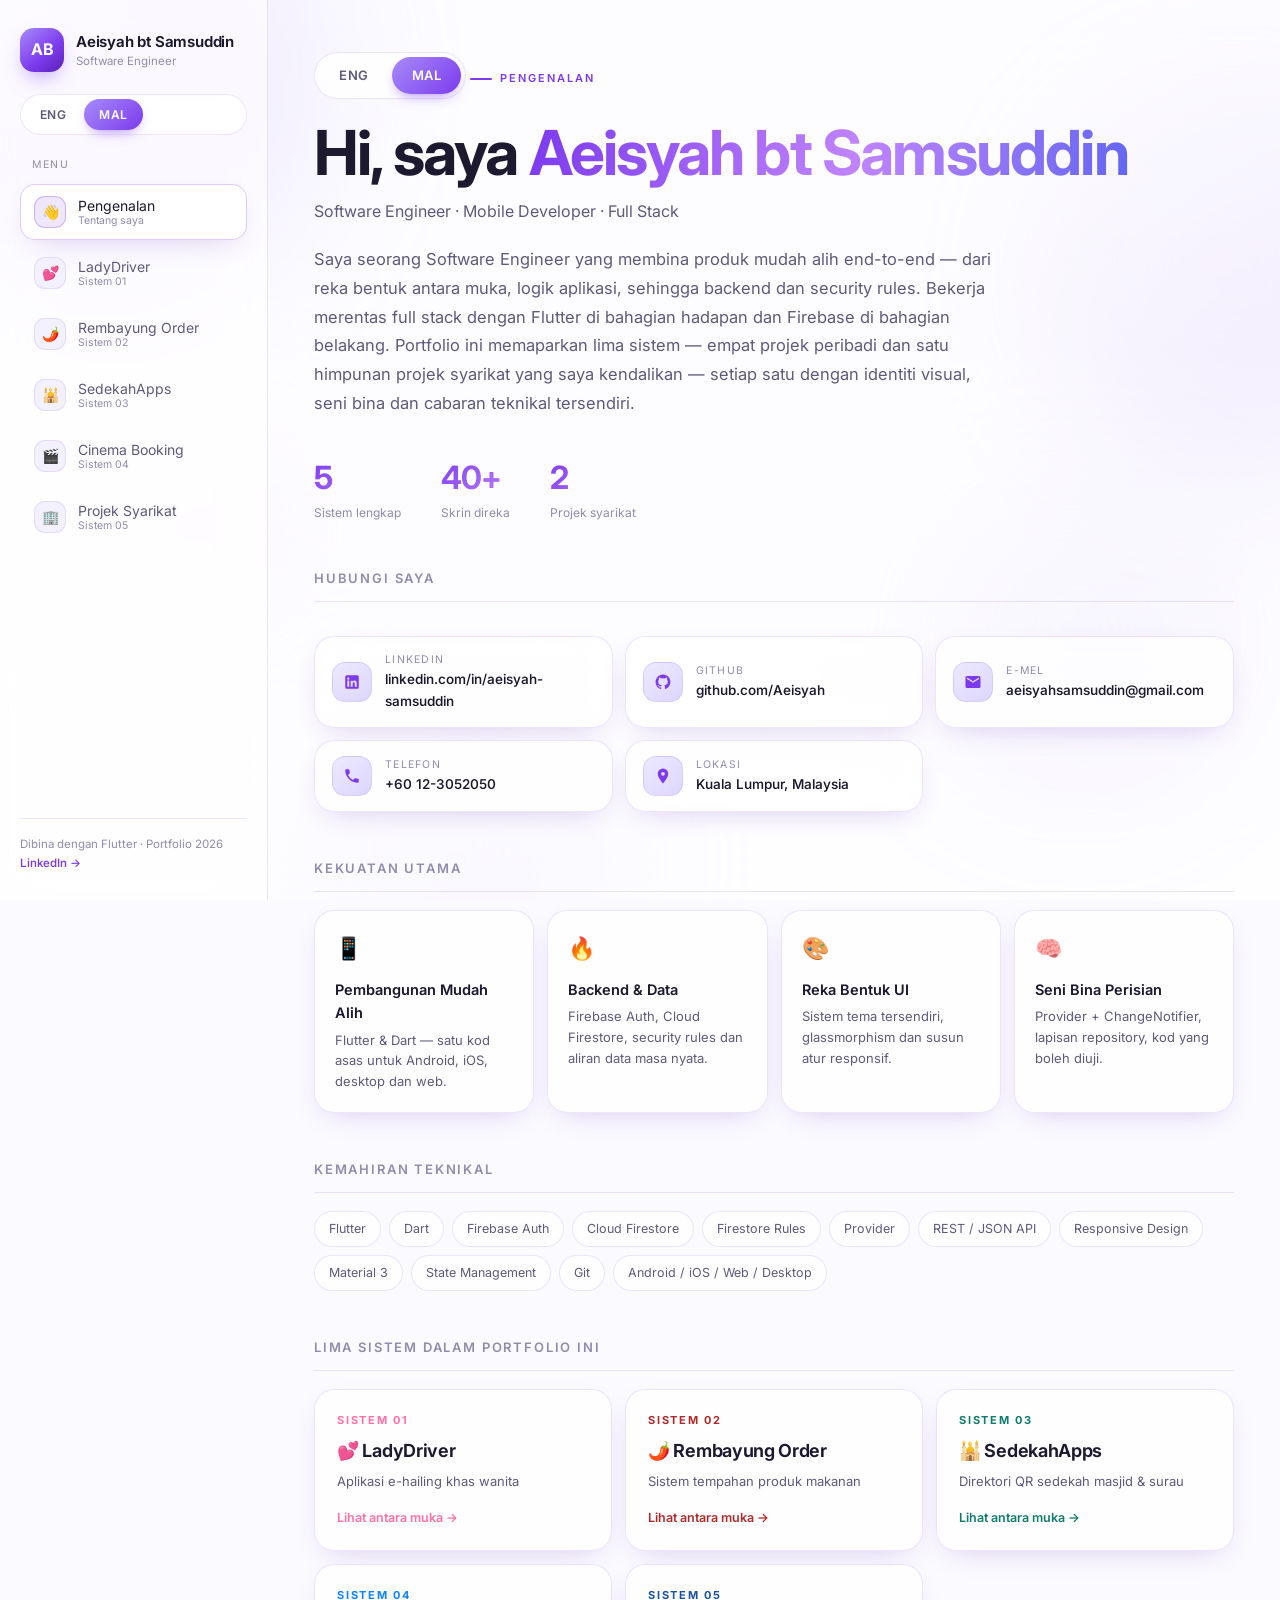
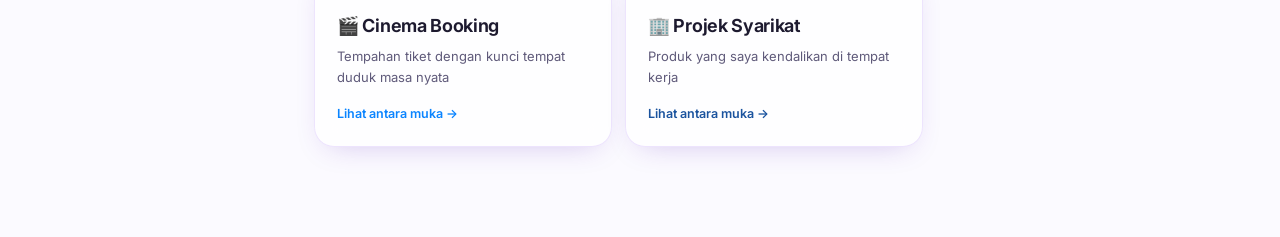
<file: portfolio-editable/index.html>
<!DOCTYPE html>
<html lang="ms">
<head>
<meta charset="UTF-8">
<meta name="viewport" content="width=device-width, initial-scale=1">
<title>Portfolio · Aeisyah bt Samsuddin</title>

<!-- Fon (jika tiada internet, fon sistem digunakan secara automatik) -->
<link rel="preconnect" href="https://fonts.googleapis.com">
<link rel="preconnect" href="https://fonts.gstatic.com" crossorigin>
<link href="https://fonts.googleapis.com/css2?family=Inter:wght@400;500;600;700&family=Poppins:wght@400;500;600;700&family=Playfair+Display:wght@500;600;700&display=swap" rel="stylesheet">

<link rel="stylesheet" href="styles.css">
</head>
<body>

<!-- Gelembung latar belakang (gaya iPhone) — hias sahaja -->
<div class="bubbles" aria-hidden="true">
  <span class="bub bub--1"></span>
  <span class="bub bub--2"></span>
  <span class="bub bub--3"></span>
  <span class="bub bub--4"></span>
  <span class="bub bub--5"></span>
</div>

<div class="app">

  <!-- ======================================================================
       MENU SISI — 5 BUTANG (Pengenalan + 4 Sistem)
       Butang dijana oleh app.js daripada content.js
       ====================================================================== -->
  <aside class="sidebar">
    <div class="brand">
      <div class="brand__mark" id="brandMark">NA</div>
      <div class="brand__txt">
        <div class="brand__name" id="brandName">Nama Anda</div>
        <div class="brand__role" id="brandRole">Software Engineer</div>
      </div>
    </div>

    <!-- Pemilih bahasa (sentiasa kelihatan) -->
    <div class="lang lang--side" id="langSide"><!-- dijana oleh app.js --></div>

    <div>
      <div class="nav__label" id="navLabel">Menu</div>
      <nav class="nav" id="nav"><!-- butang dijana di sini --></nav>
    </div>

    <div class="sidebar__foot">
      <div id="footText">Portfolio</div>
      <a id="footLink" href="#" target="_blank" rel="noopener">LinkedIn →</a>
    </div>
  </aside>


  <!-- ====================================================================== -->
  <main class="stage">

    <!-- ==================================================================
         HALAMAN 1 — PENGENALAN
         ================================================================== -->
    <section class="page is-active" id="page-intro">
      <div class="hero">
        <!-- PEMILIH BAHASA DI HALAMAN UTAMA -->
        <div class="lang lang--hero" id="langHero"><!-- dijana oleh app.js --></div>

        <div class="eyebrow" id="introEyebrow">Pengenalan</div>
        <h1><span id="introGreet">Hi, saya</span> <span class="grad" id="introName">Nama Anda</span></h1>
        <div class="hero__role" id="introRole">Software Engineer</div>
        <p class="hero__intro" id="introText"></p>

        <div class="stats" id="introStats"></div>
      </div>

      <div class="h2" id="h2Contact">Hubungi Saya</div>
      <div class="contact" id="contactBox"></div>

      <div class="h2" id="h2Strength">Kekuatan Utama</div>
      <div class="grid-4" id="strengthBox"></div>

      <div class="h2" id="h2Skills">Kemahiran Teknikal</div>
      <div class="chips" id="skillBox"></div>

      <div class="h2" id="h2Systems">Empat Sistem Dalam Portfolio Ini</div>
      <div class="sys-grid" id="sysGrid"></div>
    </section>


    <!-- ==================================================================
         HALAMAN 2 — SISTEM 1 : LADYDRIVER
         ================================================================== -->
    <section class="page" id="page-ladydriver">
      <div class="sys-head" data-head="ladydriver"></div>

      <div class="subnav" data-sub="ladydriver">
        <button class="subnav__btn is-active" data-panel="ui-ladydriver" data-i18n="tabUi">Antara Muka</button>
        <button class="subnav__btn" data-panel="feat-ladydriver" data-i18n="tabFeat">Ciri &amp; Teknikal</button>
      </div>

      <!-- ---------- PANEL UI ---------- -->
      <div class="panel is-active" id="ui-ladydriver">
        <div class="screens">

          <!-- SKRIN 1 : Selamat Datang -->
          <figure class="shot">
            <div class="phone ui--ld"><div class="phone__screen">
              <div class="sbar"><span>9:41</span><span class="sbar__r">▮▮▮ ⌁ ▰</span></div>
              <div class="scr" style="justify-content:center;gap:16px;text-align:center;padding-bottom:26px">
                <div class="ld-logo">💕</div>
                <div>
                  <div class="ui-h" style="font-size:23px">LadyDriver</div>
                  <div class="ui-sm" style="margin-top:5px">Perjalanan selamat,<br>oleh wanita untuk wanita</div>
                </div>
                <div class="ui-pill" style="margin:0 auto">👩 Khas wanita sahaja</div>

                <div class="ui-card" style="text-align:left;margin-top:4px">
                  <div class="ui-row" style="margin-bottom:9px">
                    <div class="ld-dot" style="background:#4CAF82"></div>
                    <div class="ui-sm" style="opacity:.8">Pemandu wanita disahkan</div>
                  </div>
                  <div class="ui-row" style="margin-bottom:9px">
                    <div class="ld-dot" style="background:#FF6FA5"></div>
                    <div class="ui-sm" style="opacity:.8">Padanan masa nyata</div>
                  </div>
                  <div class="ui-row">
                    <div class="ld-dot" style="background:#F2569A"></div>
                    <div class="ui-sm" style="opacity:.8">Tambang telus sebelum tempah</div>
                  </div>
                </div>

                <div style="display:flex;flex-direction:column;gap:9px;margin-top:2px">
                  <div class="ui-btn">Daftar Akaun</div>
                  <div class="ui-btn ui-btn--ghost">Saya sudah ada akaun</div>
                </div>
              </div>
            </div></div>
            <figcaption class="shot__cap"><b>Skrin Selamat Datang</b>Gerbang pengesahan + peraturan wanita sahaja</figcaption>
          </figure>

          <!-- SKRIN 2 : Utama Penunggang -->
          <figure class="shot">
            <div class="phone ui--ld"><div class="phone__screen">
              <div class="sbar"><span>9:41</span><span class="sbar__r">▮▮▮ ⌁ ▰</span></div>
              <div class="scr">
                <div class="ui-btw">
                  <div class="ui-col">
                    <div class="ui-xs">Selamat pagi</div>
                    <div class="ui-h" style="font-size:16px">Aeisyah 👋</div>
                  </div>
                  <div class="ui-av">A</div>
                </div>

                <div class="ld-map">
                  <div class="ld-map__grid"></div>
                  <div class="ld-map__road" style="left:0;right:0;top:52%;height:9px"></div>
                  <div class="ld-map__road" style="top:0;bottom:0;left:44%;width:9px"></div>
                  <div class="ld-map__route"></div>
                  <div class="ld-pin ld-pin--a"></div>
                  <div class="ld-pin ld-pin--b"></div>
                </div>

                <div class="ui-card">
                  <div class="ui-row" style="margin-bottom:10px">
                    <div class="ld-dot" style="background:#4CAF82"></div>
                    <div class="grow ui-col">
                      <div class="ui-xs">Lokasi ambil</div>
                      <div class="ui-b ui-ellip" style="font-size:11px">KLCC, Kuala Lumpur</div>
                    </div>
                  </div>
                  <div style="border-top:1px dashed rgba(255,111,165,.3);margin:2px 0 10px"></div>
                  <div class="ui-row">
                    <div class="ld-dot" style="background:#F2569A"></div>
                    <div class="grow ui-col">
                      <div class="ui-xs">Destinasi</div>
                      <div class="ui-b ui-ellip" style="font-size:11px">Mid Valley Megamall</div>
                    </div>
                  </div>
                </div>

                <div class="ui-card ui-btw">
                  <div class="ui-col">
                    <div class="ui-xs">Anggaran tambang</div>
                    <div class="ui-h" style="font-size:19px">RM 18.50</div>
                  </div>
                  <div style="text-align:right">
                    <div class="ui-sm">8.2 km</div>
                    <div class="ui-sm">~22 min</div>
                  </div>
                </div>

                <div class="ui-btn">Cari Pemandu Wanita</div>
              </div>
              <div class="tabbar">
                <div class="on"><i>🏠</i><span>Utama</span></div>
                <div><i>🧾</i><span>Trip</span></div>
                <div><i>💳</i><span>Bayar</span></div>
                <div><i>👤</i><span>Profil</span></div>
              </div>
            </div></div>
            <figcaption class="shot__cap"><b>Utama Penunggang</b>Pemilih lokasi, peta tersendiri &amp; anggaran tambang</figcaption>
          </figure>

          <!-- SKRIN 3 : Papan Pemuka Pemandu -->
          <figure class="shot">
            <div class="phone ui--ld"><div class="phone__screen">
              <div class="sbar"><span>9:41</span><span class="sbar__r">▮▮▮ ⌁ ▰</span></div>
              <div class="scr">
                <div class="ui-btw">
                  <div class="ui-col">
                    <div class="ui-xs">Mod pemandu</div>
                    <div class="ui-h" style="font-size:16px">Papan Pemuka</div>
                  </div>
                  <div class="ui-av">N</div>
                </div>

                <div class="ui-card ui-btw">
                  <div class="ui-col">
                    <div class="ui-b" style="font-size:12px">Anda sedang Online</div>
                    <div class="ld-badge" style="margin-top:3px">Menerima permintaan</div>
                  </div>
                  <div class="ld-toggle"></div>
                </div>

                <div style="display:flex;gap:9px">
                  <div class="ui-card grow" style="text-align:center;padding:11px">
                    <div class="ui-h" style="font-size:17px">6</div>
                    <div class="ui-xs">Trip hari ini</div>
                  </div>
                  <div class="ui-card grow" style="text-align:center;padding:11px">
                    <div class="ui-h" style="font-size:17px">RM 112</div>
                    <div class="ui-xs">Pendapatan</div>
                  </div>
                </div>

                <div class="ui-xs" style="margin-top:2px">Permintaan masuk</div>

                <div class="ui-card" style="border:1.5px solid #FF6FA5">
                  <div class="ui-btw" style="margin-bottom:10px">
                    <div class="ui-row">
                      <div class="ui-av" style="width:30px;height:30px;font-size:11px">S</div>
                      <div class="ui-col">
                        <div class="ui-b" style="font-size:11.5px">Siti Nurhaliza</div>
                        <div class="ui-sm">⭐ 4.9 · 34 trip</div>
                      </div>
                    </div>
                    <div class="ui-h" style="font-size:15px">RM 18.50</div>
                  </div>

                  <div class="ui-row" style="margin-bottom:7px">
                    <div class="ld-dot" style="background:#4CAF82"></div>
                    <div class="ui-sm ui-ellip grow" style="opacity:.85">KLCC, Kuala Lumpur</div>
                  </div>
                  <div class="ui-row" style="margin-bottom:11px">
                    <div class="ld-dot" style="background:#F2569A"></div>
                    <div class="ui-sm ui-ellip grow" style="opacity:.85">Mid Valley Megamall</div>
                  </div>

                  <div style="display:flex;gap:8px">
                    <div class="ui-btn ui-btn--ghost grow" style="padding:9px">Tolak</div>
                    <div class="ui-btn grow" style="padding:9px">Terima</div>
                  </div>
                </div>

                <div class="ui-sm" style="text-align:center;opacity:.55">Pemandu pertama menerima akan menang</div>
              </div>
              <div class="tabbar">
                <div class="on"><i>🚗</i><span>Trip</span></div>
                <div><i>📊</i><span>Statistik</span></div>
                <div><i>💰</i><span>Dompet</span></div>
                <div><i>👤</i><span>Profil</span></div>
              </div>
            </div></div>
            <figcaption class="shot__cap"><b>Papan Pemuka Pemandu</b>Suis online + permintaan masa nyata</figcaption>
          </figure>

        </div>
      </div>

      <!-- ---------- PANEL CIRI ---------- -->
      <div class="panel" id="feat-ladydriver">
        <div class="feat-grid" data-feat="ladydriver"></div>
      </div>
    </section>


    <!-- ==================================================================
         HALAMAN 3 — SISTEM 2 : REMBAYUNG ORDER
         ================================================================== -->
    <section class="page" id="page-rembayung">
      <div class="sys-head" data-head="rembayung"></div>

      <div class="subnav" data-sub="rembayung">
        <button class="subnav__btn is-active" data-panel="ui-rembayung" data-i18n="tabUi">Antara Muka</button>
        <button class="subnav__btn" data-panel="feat-rembayung" data-i18n="tabFeat">Ciri &amp; Teknikal</button>
      </div>

      <div class="panel is-active" id="ui-rembayung">
        <div class="screens">

          <!-- SKRIN 1 : Halaman Utama -->
          <figure class="shot">
            <div class="phone ui--rb"><div class="phone__screen">
              <div class="sbar"><span>9:41</span><span class="sbar__r">▮▮▮ ⌁ ▰</span></div>
              <div class="scr">
                <div class="ui-btw">
                  <div class="ui-col">
                    <div class="ui-xs">Rembayung</div>
                    <div class="ui-h" style="font-size:17px">Warisan Rasa</div>
                  </div>
                  <div class="ui-row" style="gap:6px">
                    <div class="ui-pill ui-pill--o">BM</div>
                    <div class="ui-pill">🛒 2</div>
                  </div>
                </div>

                <div class="rb-hero">
                  <div class="ui-pill" style="background:rgba(255,255,255,.2);width:fit-content;margin-bottom:6px">Paling laris</div>
                  <div style="font-family:var(--serif);font-size:16px;font-weight:600">Sambal Nyet Berapi</div>
                  <div style="font-size:9.5px;opacity:.85">Pedas yang ikhlas, panas yang setia.</div>
                </div>

                <div class="ui-input">🔍 Cari sambal, mi, rempah…</div>

                <div class="ui-row" style="gap:6px;flex-wrap:wrap">
                  <div class="ui-pill">Semua</div>
                  <div class="ui-pill ui-pill--o">Sambal</div>
                  <div class="ui-pill ui-pill--o">Mi</div>
                  <div class="ui-pill ui-pill--o">Rempah</div>
                </div>

                <div class="ui-btw">
                  <div class="ui-h2">Pilihan Kami</div>
                  <div class="ui-sm">Lihat semua</div>
                </div>

                <div class="ui-card ui-row">
                  <div class="rb-thumb">🌶️</div>
                  <div class="grow ui-col">
                    <div class="ui-b" style="font-size:11.5px">Sambal Nyet Berapi</div>
                    <div class="ui-sm ui-ellip">230g · Tanpa pengawet</div>
                    <div class="ui-btw" style="margin-top:3px">
                      <div class="rb-price">RM 28.00</div>
                      <div class="rb-heat">🌶🌶🌶🌶🌶</div>
                    </div>
                  </div>
                </div>

                <div class="ui-card ui-row">
                  <div class="rb-thumb rb-thumb--2">🐟</div>
                  <div class="grow ui-col">
                    <div class="ui-b" style="font-size:11.5px">Sambal Ikan Bilis</div>
                    <div class="ui-sm ui-ellip">230g · Buatan kampung</div>
                    <div class="ui-btw" style="margin-top:3px">
                      <div class="rb-price">RM 26.00</div>
                      <div class="rb-heat">🌶🌶🌶</div>
                    </div>
                  </div>
                </div>
              </div>
              <div class="tabbar">
                <div class="on"><i>🏠</i><span>Utama</span></div>
                <div><i>🍽️</i><span>Katalog</span></div>
                <div><i>🛒</i><span>Troli</span></div>
                <div><i>🧾</i><span>Pesanan</span></div>
              </div>
            </div></div>
            <figcaption class="shot__cap"><b>Halaman Utama</b>Banner jenama, carian &amp; produk pilihan</figcaption>
          </figure>

          <!-- SKRIN 2 : Katalog -->
          <figure class="shot">
            <div class="phone ui--rb"><div class="phone__screen">
              <div class="sbar"><span>9:41</span><span class="sbar__r">▮▮▮ ⌁ ▰</span></div>
              <div class="scr rb-cat" style="gap:9px">
                <div class="ui-btw">
                  <div class="ui-h" style="font-size:17px">Katalog</div>
                  <div class="ui-row" style="gap:6px">
                    <div class="ui-pill ui-pill--o">🔍</div>
                    <div class="ui-pill ui-pill--o">4 produk</div>
                  </div>
                </div>

                <div class="ui-row" style="gap:6px;flex-wrap:wrap">
                  <div class="ui-pill">Semua</div>
                  <div class="ui-pill ui-pill--o">Sambal</div>
                  <div class="ui-pill ui-pill--o">Mi</div>
                  <div class="ui-pill ui-pill--o">Istimewa</div>
                </div>

                <div class="ui-card">
                  <div class="ui-row" style="align-items:flex-start">
                    <div class="rb-thumb">🌶️</div>
                    <div class="grow ui-col">
                      <div class="ui-btw">
                        <div class="ui-b" style="font-size:11.5px">Sambal Nyet Berapi</div>
                        <div class="ui-pill" style="font-size:8px;padding:3px 7px">LARIS</div>
                      </div>
                      <div class="ui-sm">Pedas yang ikhlas, panas yang setia.</div>
                      <div class="rb-star" style="margin-top:2px">★★★★★ <span style="opacity:.6">(128)</span></div>
                    </div>
                  </div>
                  <div class="rb-line"></div>
                  <div class="ui-btw">
                    <div class="rb-price">RM 28.00</div>
                    <div class="ui-pill">Tambah +</div>
                  </div>
                </div>

                <div class="ui-card">
                  <div class="ui-row" style="align-items:flex-start">
                    <div class="rb-thumb rb-thumb--2">🐟</div>
                    <div class="grow ui-col">
                      <div class="ui-b" style="font-size:11.5px">Sambal Ikan Bilis</div>
                      <div class="ui-sm">Manis pedas, rangup ikan bilis.</div>
                      <div class="rb-star" style="margin-top:2px">★★★★☆ <span style="opacity:.6">(86)</span></div>
                    </div>
                  </div>
                  <div class="rb-line"></div>
                  <div class="ui-btw">
                    <div class="rb-price">RM 26.00</div>
                    <div class="ui-pill">Tambah +</div>
                  </div>
                </div>

                <div class="ui-card">
                  <div class="ui-row" style="align-items:flex-start">
                    <div class="rb-thumb rb-thumb--3">🍜</div>
                    <div class="grow ui-col">
                      <div class="ui-b" style="font-size:11.5px">Mi Rembayung</div>
                      <div class="ui-sm">Mi kampung dengan rempah warisan.</div>
                      <div class="rb-star" style="margin-top:2px">★★★★☆ <span style="opacity:.6">(52)</span></div>
                    </div>
                  </div>
                  <div class="rb-line"></div>
                  <div class="ui-btw">
                    <div class="rb-price">RM 19.00</div>
                    <div class="ui-pill">Tambah +</div>
                  </div>
                </div>
              </div>
              <div class="tabbar">
                <div><i>🏠</i><span>Utama</span></div>
                <div class="on"><i>🍽️</i><span>Katalog</span></div>
                <div><i>🛒</i><span>Troli</span></div>
                <div><i>🧾</i><span>Pesanan</span></div>
              </div>
            </div></div>
            <figcaption class="shot__cap"><b>Katalog Produk</b>Penapis kategori, penilaian &amp; tahap kepedasan</figcaption>
          </figure>

          <!-- SKRIN 3 : Troli & Pembayaran -->
          <figure class="shot">
            <div class="phone ui--rb"><div class="phone__screen">
              <div class="sbar"><span>9:41</span><span class="sbar__r">▮▮▮ ⌁ ▰</span></div>
              <div class="scr">
                <div class="ui-h" style="font-size:17px">Troli Anda</div>

                <div class="ui-card">
                  <div class="ui-row" style="margin-bottom:10px">
                    <div class="rb-thumb" style="width:44px;height:44px;font-size:18px">🌶️</div>
                    <div class="grow ui-col">
                      <div class="ui-b" style="font-size:11px">Sambal Nyet Berapi</div>
                      <div class="rb-price" style="font-size:12px">RM 28.00</div>
                    </div>
                    <div class="rb-qty">− <b>2</b> +</div>
                  </div>
                  <div class="rb-line"></div>
                  <div class="ui-row" style="margin-top:10px">
                    <div class="rb-thumb rb-thumb--2" style="width:44px;height:44px;font-size:18px">🐟</div>
                    <div class="grow ui-col">
                      <div class="ui-b" style="font-size:11px">Sambal Ikan Bilis</div>
                      <div class="rb-price" style="font-size:12px">RM 26.00</div>
                    </div>
                    <div class="rb-qty">− <b>1</b> +</div>
                  </div>
                </div>

                <div class="ui-xs">Kaedah pembayaran</div>
                <div class="ui-card ui-btw" style="padding:11px">
                  <div class="ui-row"><span>💳</span><div class="ui-b" style="font-size:11px">FPX / Kad Kredit</div></div>
                  <div class="ui-pill" style="font-size:8px">DIPILIH</div>
                </div>

                <div class="ui-card">
                  <div class="ui-btw" style="margin-bottom:6px"><div class="ui-sm">Subjumlah</div><div class="ui-sm">RM 82.00</div></div>
                  <div class="ui-btw" style="margin-bottom:6px"><div class="ui-sm">Penghantaran</div><div class="ui-sm">RM 8.00</div></div>
                  <div class="rb-line"></div>
                  <div class="ui-btw" style="margin-top:6px">
                    <div class="ui-h2">Jumlah</div>
                    <div class="rb-price" style="font-size:17px">RM 90.00</div>
                  </div>
                </div>

                <div class="ui-btn">Buat Pesanan</div>
                <div class="ui-sm" style="text-align:center;opacity:.6">Penghantaran seluruh Semenanjung</div>
              </div>
            </div></div>
            <figcaption class="shot__cap"><b>Troli &amp; Pembayaran</b>Kemas kini kuantiti, ringkasan &amp; checkout</figcaption>
          </figure>

        </div>
      </div>

      <div class="panel" id="feat-rembayung">
        <div class="feat-grid" data-feat="rembayung"></div>
      </div>
    </section>


    <!-- ==================================================================
         HALAMAN 4 — SISTEM 3 : SEDEKAHAPPS
         ================================================================== -->
    <section class="page" id="page-sedekah">
      <div class="sys-head" data-head="sedekah"></div>

      <div class="subnav" data-sub="sedekah">
        <button class="subnav__btn is-active" data-panel="ui-sedekah" data-i18n="tabUi">Antara Muka</button>
        <button class="subnav__btn" data-panel="feat-sedekah" data-i18n="tabFeat">Ciri &amp; Teknikal</button>
      </div>

      <div class="panel is-active" id="ui-sedekah">
        <div class="screens">

          <!-- SKRIN 1 : Direktori -->
          <figure class="shot">
            <div class="phone ui--sk"><div class="phone__screen">
              <div class="sbar"><span>9:41</span><span class="sbar__r">▮▮▮ ⌁ ▰</span></div>
              <div class="scr">
                <div class="ui-btw">
                  <div class="ui-col">
                    <div class="ui-xs">Assalamualaikum</div>
                    <div class="ui-h" style="font-size:16px">SedekahApps</div>
                  </div>
                  <div class="ui-av">A</div>
                </div>

                <div class="sk-hero">
                  <div style="font-size:9px;opacity:.85;letter-spacing:.08em;text-transform:uppercase">Sumbangan bulan ini</div>
                  <div style="font-size:22px;font-weight:700;letter-spacing:-.5px;margin:2px 0">RM 1,240</div>
                  <div style="font-size:9.5px;opacity:.85">Daripada 86 penyumbang komuniti</div>
                </div>

                <div class="ui-input">🔍 Cari masjid, surau, negeri…</div>

                <div class="ui-row" style="gap:6px;flex-wrap:wrap">
                  <div class="ui-pill ui-pill--on">Semua</div>
                  <div class="ui-pill">Masjid</div>
                  <div class="ui-pill">Surau</div>
                  <div class="ui-pill">Pertubuhan</div>
                </div>

                <div class="ui-card ui-row">
                  <div class="sk-ico">🕌</div>
                  <div class="grow ui-col">
                    <div class="ui-b" style="font-size:11.5px">Masjid Negara</div>
                    <div class="ui-sm">WP Kuala Lumpur</div>
                  </div>
                  <div class="ui-col" style="gap:3px;align-items:flex-end">
                    <div class="ui-pill" style="font-size:7.5px;padding:3px 7px">DuitNow</div>
                    <div class="ui-pill" style="font-size:7.5px;padding:3px 7px">TnG</div>
                  </div>
                </div>

                <div class="ui-card ui-row">
                  <div class="sk-ico">🕌</div>
                  <div class="grow ui-col">
                    <div class="ui-b" style="font-size:11.5px">Masjid Wilayah</div>
                    <div class="ui-sm">WP Kuala Lumpur</div>
                  </div>
                  <div class="ui-col" style="gap:3px;align-items:flex-end">
                    <div class="ui-pill" style="font-size:7.5px;padding:3px 7px">DuitNow</div>
                    <div class="ui-pill" style="font-size:7.5px;padding:3px 7px">Boost</div>
                  </div>
                </div>

                <div class="ui-card ui-row">
                  <div class="sk-ico sk-ico--amber">🏛️</div>
                  <div class="grow ui-col">
                    <div class="ui-b" style="font-size:11.5px">Surau Al-Falah</div>
                    <div class="ui-sm">Shah Alam, Selangor</div>
                  </div>
                  <div class="ui-pill" style="font-size:7.5px;padding:3px 7px">DuitNow</div>
                </div>
              </div>
              <div class="tabbar">
                <div class="on"><i>🏠</i><span>Utama</span></div>
                <div><i>📅</i><span>Kalendar</span></div>
                <div><i>🏆</i><span>Ranking</span></div>
                <div><i>➕</i><span>Hantar</span></div>
              </div>
            </div></div>
            <figcaption class="shot__cap"><b>Direktori Utama</b>Carian, penapis kategori &amp; senarai institusi</figcaption>
          </figure>

          <!-- SKRIN 2 : Butiran + QR -->
          <figure class="shot">
            <div class="phone ui--sk"><div class="phone__screen">
              <div class="sbar"><span>9:41</span><span class="sbar__r">▮▮▮ ⌁ ▰</span></div>
              <div class="scr">
                <div class="ui-row"><span style="font-size:15px">←</span><div class="ui-h2 grow">Butiran Institusi</div><span>♡</span></div>

                <div class="ui-card" style="text-align:center;padding:16px">
                  <div class="sk-ico" style="margin:0 auto 9px;width:46px;height:46px;font-size:21px">🕌</div>
                  <div class="ui-h" style="font-size:16px">Masjid Negara</div>
                  <div class="ui-sm" style="margin-top:2px">Jalan Perdana, WP Kuala Lumpur</div>
                  <div class="ui-row" style="justify-content:center;gap:6px;margin-top:9px">
                    <div class="ui-pill" style="font-size:8px">Masjid</div>
                    <div class="ui-pill" style="font-size:8px">Disahkan ✓</div>
                  </div>
                </div>

                <div class="ui-card" style="text-align:center">
                  <div class="ui-xs" style="margin-bottom:9px">Imbas untuk menyumbang</div>
                  <div class="sk-qr"><div class="sk-qr__in">
                    <span class="sk-qr__eye"></span><span class="sk-qr__eye"></span><span class="sk-qr__eye"></span>
                  </div></div>
                  <div class="ui-sm" style="margin-top:9px">DuitNow QR · sedekah.je</div>
                </div>

                <div class="ui-row" style="gap:8px">
                  <div class="ui-card grow ui-row" style="padding:9px;justify-content:center;gap:6px">
                    <span>💳</span><span style="font-size:9.5px;font-weight:600">DuitNow</span>
                  </div>
                  <div class="ui-card grow ui-row" style="padding:9px;justify-content:center;gap:6px">
                    <span>📱</span><span style="font-size:9.5px;font-weight:600">Touch 'n Go</span>
                  </div>
                </div>

                <div class="ui-row" style="gap:8px">
                  <div class="ui-btn grow" style="padding:10px">Simpan QR</div>
                  <div class="ui-btn ui-btn--amber grow" style="padding:10px">Kongsi</div>
                </div>
              </div>
            </div></div>
            <figcaption class="shot__cap"><b>Butiran &amp; Kod QR</b>Payload DuitNow untuk sumbangan segera</figcaption>
          </figure>

          <!-- SKRIN 3 : Papan Pendahulu -->
          <figure class="shot">
            <div class="phone ui--sk"><div class="phone__screen">
              <div class="sbar"><span>9:41</span><span class="sbar__r">▮▮▮ ⌁ ▰</span></div>
              <div class="scr">
                <div class="ui-h" style="font-size:17px">Papan Pendahulu</div>

                <div class="ui-row" style="gap:6px">
                  <div class="ui-pill ui-pill--on">Bulan ini</div>
                  <div class="ui-pill">Tahun ini</div>
                  <div class="ui-pill">Sepanjang masa</div>
                </div>

                <div class="ui-card">
                  <div class="ui-row" style="margin-bottom:11px">
                    <div class="sk-rank sk-rank--1">1</div>
                    <div class="grow ui-col">
                      <div class="ui-btw"><div class="ui-b" style="font-size:11px">Masjid Negara</div><div class="ui-b" style="font-size:10.5px">RM 4,820</div></div>
                      <div class="sk-bar" style="margin-top:5px"><i style="width:100%"></i></div>
                    </div>
                  </div>
                  <div class="ui-row" style="margin-bottom:11px">
                    <div class="sk-rank sk-rank--2">2</div>
                    <div class="grow ui-col">
                      <div class="ui-btw"><div class="ui-b" style="font-size:11px">Masjid Wilayah</div><div class="ui-b" style="font-size:10.5px">RM 3,610</div></div>
                      <div class="sk-bar" style="margin-top:5px"><i style="width:75%"></i></div>
                    </div>
                  </div>
                  <div class="ui-row" style="margin-bottom:11px">
                    <div class="sk-rank sk-rank--3">3</div>
                    <div class="grow ui-col">
                      <div class="ui-btw"><div class="ui-b" style="font-size:11px">Masjid Putra</div><div class="ui-b" style="font-size:10.5px">RM 2,940</div></div>
                      <div class="sk-bar" style="margin-top:5px"><i style="width:61%"></i></div>
                    </div>
                  </div>
                  <div class="ui-row">
                    <div class="sk-rank">4</div>
                    <div class="grow ui-col">
                      <div class="ui-btw"><div class="ui-b" style="font-size:11px">Surau Al-Falah</div><div class="ui-b" style="font-size:10.5px">RM 1,180</div></div>
                      <div class="sk-bar" style="margin-top:5px"><i style="width:24%"></i></div>
                    </div>
                  </div>
                </div>

                <div class="ui-card ui-btw">
                  <div class="ui-col">
                    <div class="ui-xs">Kedudukan anda</div>
                    <div class="ui-b" style="font-size:11.5px">Penyumbang #12</div>
                  </div>
                  <div class="ui-h" style="font-size:15px">RM 320</div>
                </div>

                <div class="ui-btn ui-btn--amber">Sumbang Sekarang</div>
              </div>
              <div class="tabbar">
                <div><i>🏠</i><span>Utama</span></div>
                <div><i>📅</i><span>Kalendar</span></div>
                <div class="on"><i>🏆</i><span>Ranking</span></div>
                <div><i>➕</i><span>Hantar</span></div>
              </div>
            </div></div>
            <figcaption class="shot__cap"><b>Papan Pendahulu</b>Ranking institusi &amp; jejak sumbangan komuniti</figcaption>
          </figure>

        </div>
      </div>

      <div class="panel" id="feat-sedekah">
        <div class="feat-grid" data-feat="sedekah"></div>
      </div>
    </section>


    <!-- ==================================================================
         HALAMAN 5 — SISTEM 4 : CINEMA BOOKING
         ================================================================== -->
    <section class="page" id="page-cinema">
      <div class="sys-head" data-head="cinema"></div>

      <div class="subnav" data-sub="cinema">
        <button class="subnav__btn is-active" data-panel="ui-cinema" data-i18n="tabUi">Antara Muka</button>
        <button class="subnav__btn" data-panel="feat-cinema" data-i18n="tabFeat">Ciri &amp; Teknikal</button>
      </div>

      <div class="panel is-active" id="ui-cinema">
        <div class="screens">

          <!-- SKRIN 1 : Senarai Filem -->
          <figure class="shot">
            <div class="phone ui--cn"><div class="phone__screen">
              <div class="sbar"><span>9:41</span><span class="sbar__r">▮▮▮ ⌁ ▰</span></div>
              <div class="scr" style="gap:9px">
                <div class="ui-btw">
                  <div class="ui-col">
                    <div class="ui-xs">📍 Kuala Lumpur</div>
                    <div class="ui-h" style="font-size:16px">Now Showing</div>
                  </div>
                  <div class="ui-av" style="background:#1C1C1E;color:#fff">A</div>
                </div>

                <div class="ui-input">🔍 Cari filem atau pawagam</div>

                <div class="ui-row" style="gap:6px">
                  <div class="ui-pill ui-pill--dark">Baharu</div>
                  <div class="ui-pill">Aksi</div>
                  <div class="ui-pill">Seram</div>
                  <div class="ui-pill">Animasi</div>
                </div>

                <div class="ui-btw">
                  <div class="ui-h2">New Releases</div>
                  <div class="ui-sm">Lihat semua</div>
                </div>

                <div style="display:grid;grid-template-columns:1fr 1fr;gap:9px">
                  <div class="cn-poster cn-poster--1" style="aspect-ratio:2/2.55"><div>Venom: Let There Be Carnage<br><span style="opacity:.75;font-weight:500">★ 4.0 · 18+</span></div></div>
                  <div class="cn-poster cn-poster--2" style="aspect-ratio:2/2.55"><div>007: No Time To Die<br><span style="opacity:.75;font-weight:500">★ 4.5 · 12+</span></div></div>
                </div>

                <div class="ui-card ui-row" style="padding:10px">
                  <div class="cn-poster cn-poster--3" style="width:38px;aspect-ratio:2/3;border-radius:8px;padding:0"></div>
                  <div class="grow ui-col">
                    <div class="ui-b" style="font-size:11px">Dune</div>
                    <div class="ui-sm">Sci-fi · 2h 35m · IMAX</div>
                  </div>
                  <div class="ui-pill ui-pill--dark" style="font-size:8.5px">Tempah</div>
                </div>

                <div class="ui-card ui-row" style="padding:10px">
                  <div class="cn-poster cn-poster--4" style="width:38px;aspect-ratio:2/3;border-radius:8px;padding:0"></div>
                  <div class="grow ui-col">
                    <div class="ui-b" style="font-size:11px">Shang-Chi</div>
                    <div class="ui-sm">Aksi · 2h 12m · 3D</div>
                  </div>
                  <div class="ui-pill ui-pill--dark" style="font-size:8.5px">Tempah</div>
                </div>
              </div>
              <div class="tabbar">
                <div class="on"><i>🎬</i><span>Filem</span></div>
                <div><i>🎟️</i><span>Tiket</span></div>
                <div><i>🍿</i><span>Makanan</span></div>
                <div><i>👤</i><span>Profil</span></div>
              </div>
            </div></div>
            <figcaption class="shot__cap"><b>Senarai Filem</b>Data dibaca dari JSON dengan keadaan loading</figcaption>
          </figure>

          <!-- SKRIN 2 : Pemilihan Kerusi -->
          <figure class="shot">
            <div class="phone ui--cn"><div class="phone__screen">
              <div class="sbar"><span>9:41</span><span class="sbar__r">▮▮▮ ⌁ ▰</span></div>
              <div class="scr" style="gap:9px">
                <div class="ui-row"><span style="font-size:15px">←</span>
                  <div class="ui-col grow" style="text-align:center">
                    <div class="ui-h2">Pilih Kerusi</div>
                    <div class="ui-sm">GSC Mid Valley · 8:30 PM</div>
                  </div>
                  <span style="width:15px"></span>
                </div>

                <div class="cn-live">3 kerusi sedang ditempah pengguna lain</div>

                <div class="cn-screen-arc"></div>
                <div class="ui-xs" style="text-align:center;margin-top:-4px">SKRIN</div>

                <div class="cn-seats">
                  <div class="cn-row"><span class="cn-rowlabel">A</span>
                    <b class="cn-seat"></b><b class="cn-seat"></b><b class="cn-seat cn-seat--lock"></b><b class="cn-seat"></b>
                    <b class="cn-seat"></b><b class="cn-seat"></b><b class="cn-seat cn-seat--na"></b><b class="cn-seat"></b>
                  </div>
                  <div class="cn-row"><span class="cn-rowlabel">B</span>
                    <b class="cn-seat"></b><b class="cn-seat cn-seat--na"></b><b class="cn-seat"></b><b class="cn-seat"></b>
                    <b class="cn-seat cn-seat--lock"></b><b class="cn-seat"></b><b class="cn-seat"></b><b class="cn-seat"></b>
                  </div>
                  <div class="cn-row"><span class="cn-rowlabel">C</span>
                    <b class="cn-seat"></b><b class="cn-seat"></b><b class="cn-seat cn-seat--sel"></b><b class="cn-seat cn-seat--sel"></b>
                    <b class="cn-seat"></b><b class="cn-seat"></b><b class="cn-seat"></b><b class="cn-seat cn-seat--na"></b>
                  </div>
                  <div class="cn-row"><span class="cn-rowlabel">D</span>
                    <b class="cn-seat"></b><b class="cn-seat"></b><b class="cn-seat"></b><b class="cn-seat cn-seat--lock"></b>
                    <b class="cn-seat"></b><b class="cn-seat"></b><b class="cn-seat"></b><b class="cn-seat"></b>
                  </div>
                  <div class="cn-row"><span class="cn-rowlabel">E</span>
                    <b class="cn-seat cn-seat--na"></b><b class="cn-seat"></b><b class="cn-seat"></b><b class="cn-seat"></b>
                    <b class="cn-seat"></b><b class="cn-seat"></b><b class="cn-seat"></b><b class="cn-seat"></b>
                  </div>
                </div>

                <div class="cn-legend">
                  <span><i style="background:#CFD4DC"></i>Kosong</span>
                  <span><i style="background:#1C1C1E"></i>Pilihan anda</span>
                  <span><i style="background:#E5A00D"></i>Dikunci</span>
                  <span><i style="background:#EAECF0"></i>Ditempah</span>
                </div>

                <div class="ui-card">
                  <div class="ui-btw" style="margin-bottom:7px">
                    <div class="ui-sm">Kerusi dipilih</div>
                    <div class="ui-b" style="font-size:11px">C3, C4</div>
                  </div>
                  <div class="ui-btw">
                    <div class="ui-sm">Jumlah (2 tiket)</div>
                    <div class="ui-h" style="font-size:16px">RM 36.00</div>
                  </div>
                </div>

                <div class="ui-btn">Teruskan</div>
              </div>
            </div></div>
            <figcaption class="shot__cap"><b>Pemilihan Kerusi</b>Kerusi kuning dikunci pengguna lain secara langsung</figcaption>
          </figure>

          <!-- SKRIN 3 : Tiket Berjaya -->
          <figure class="shot">
            <div class="phone ui--cn"><div class="phone__screen">
              <div class="sbar"><span>9:41</span><span class="sbar__r">▮▮▮ ⌁ ▰</span></div>
              <div class="scr" style="justify-content:center;gap:15px;padding-bottom:22px">
                <div class="cn-check">✓</div>
                <div style="text-align:center">
                  <div class="ui-h" style="font-size:19px">Tempahan Berjaya</div>
                  <div class="ui-sm" style="margin-top:4px">E-tiket telah dihantar ke e-mel anda</div>
                </div>

                <div class="ui-card cn-ticket" style="padding:15px">
                  <div class="ui-row" style="margin-bottom:11px">
                    <div class="cn-poster cn-poster--2" style="width:42px;aspect-ratio:2/3;border-radius:8px;padding:0"></div>
                    <div class="grow ui-col">
                      <div class="ui-b" style="font-size:12px">007: No Time To Die</div>
                      <div class="ui-sm">IMAX · 12+ · 2h 43m</div>
                    </div>
                  </div>

                  <div class="cn-dash"></div>
                  <span class="cn-ticket__notch cn-ticket__notch--l"></span>
                  <span class="cn-ticket__notch cn-ticket__notch--r"></span>

                  <div style="display:grid;grid-template-columns:1fr 1fr;gap:9px;margin:11px 0">
                    <div><div class="ui-xs">Pawagam</div><div class="ui-b" style="font-size:10.5px">GSC Mid Valley</div></div>
                    <div><div class="ui-xs">Dewan</div><div class="ui-b" style="font-size:10.5px">Hall 3</div></div>
                    <div><div class="ui-xs">Tarikh</div><div class="ui-b" style="font-size:10.5px">14 Ogos 2026</div></div>
                    <div><div class="ui-xs">Masa</div><div class="ui-b" style="font-size:10.5px">8:30 PM</div></div>
                    <div><div class="ui-xs">Kerusi</div><div class="ui-b" style="font-size:10.5px">C3, C4</div></div>
                    <div><div class="ui-xs">Jumlah</div><div class="ui-b" style="font-size:10.5px">RM 36.00</div></div>
                  </div>

                  <div class="cn-barcode"></div>
                  <div class="ui-sm" style="text-align:center;margin-top:6px">#BKG-2026-08147</div>
                </div>

                <div class="ui-row" style="gap:8px">
                  <div class="ui-btn ui-btn--blue grow" style="padding:10px">Lihat Tiket</div>
                  <div class="ui-btn grow" style="padding:10px">Selesai</div>
                </div>
              </div>
            </div></div>
            <figcaption class="shot__cap"><b>Tiket Berjaya</b>Pengesahan tempahan disimpan ke Firestore</figcaption>
          </figure>

        </div>
      </div>

      <div class="panel" id="feat-cinema">
        <div class="feat-grid" data-feat="cinema"></div>
      </div>
    </section>


    <!-- ==================================================================
         HALAMAN 6 — SISTEM 5 : PROJEK SYARIKAT
         Halaman ini ada MENU KEDUA di dalamnya (satu butang per projek).
         Butang dijana oleh app.js dari senarai `projects` dalam content.js.
         ================================================================== -->
    <section class="page" id="page-company">
      <div class="sys-head" data-head="company"></div>

      <div class="projnav-label" id="projnavLabel">Pilih projek</div>
      <div class="projnav" id="projectNav"><!-- butang projek dijana di sini --></div>


      <!-- ============================================================
           PROJEK 1 : POS2Go
           ============================================================ -->
      <div class="projpanel is-active" id="proj-pos2go">
        <div class="proj-head" data-projhead="pos2go"></div>

        <div class="subnav">
          <button class="subnav__btn is-active" data-panel="ui-pos2go" data-i18n="tabUi">Antara Muka</button>
          <button class="subnav__btn" data-panel="feat-pos2go" data-i18n="tabFeat">Ciri &amp; Teknikal</button>
        </div>

        <div class="panel is-active" id="ui-pos2go">
          <div class="screens">

            <!-- SKRIN 1 : Papan Pemuka Modul -->
            <figure class="shot">
              <div class="phone ui--pg"><div class="phone__screen">
                <div class="sbar"><span>9:41</span><span class="sbar__r">▮▮▮ ⌁ ▰</span></div>
                <div class="scr" style="gap:10px">

                  <div class="pg-top">
                    <div class="ui-btw">
                      <div class="ui-col">
                        <div style="font-size:9px;opacity:.8;letter-spacing:.1em;text-transform:uppercase">Outlet</div>
                        <div style="font-size:15px;font-weight:700;letter-spacing:-.3px">POS2Go · Cawangan KL</div>
                      </div>
                      <div class="ui-av" style="background:#ffce1d;color:#33270A">A</div>
                    </div>
                    <div class="ui-btw" style="margin-top:10px">
                      <div style="font-size:9.5px;opacity:.85">Juruwang: Aeisyah</div>
                      <div class="pg-sync" style="color:#BBF7D0">Sync aktif</div>
                    </div>
                  </div>

                  <div class="ui-btw">
                    <div class="ui-h2">Modul</div>
                    <div class="ui-sm">45+ modul</div>
                  </div>

                  <div class="pg-mods">
                    <div class="pg-mod pg-mod--gold"><i>🍽️</i><span>Jualan<br>F&amp;B</span></div>
                    <div class="pg-mod"><i>🛒</i><span>Jualan<br>Runcit</span></div>
                    <div class="pg-mod"><i>🪑</i><span>Meja</span></div>
                    <div class="pg-mod"><i>📦</i><span>Stok</span></div>
                    <div class="pg-mod"><i>👥</i><span>Pelanggan</span></div>
                    <div class="pg-mod"><i>📊</i><span>Laporan</span></div>
                    <div class="pg-mod"><i>🖨️</i><span>Printer</span></div>
                    <div class="pg-mod"><i>⚖️</i><span>Penimbang</span></div>
                    <div class="pg-mod"><i>⚙️</i><span>Tetapan</span></div>
                  </div>

                  <div class="ui-card ui-btw">
                    <div class="ui-col">
                      <div class="ui-xs">Jualan hari ini</div>
                      <div class="ui-h" style="font-size:17px;color:#1a539e">RM 3,482.60</div>
                    </div>
                    <div style="text-align:right">
                      <div class="ui-sm">128 resit</div>
                      <div class="ui-pill ui-pill--gold" style="margin-top:3px">Syif buka</div>
                    </div>
                  </div>
                </div>
                <div class="tabbar">
                  <div class="on"><i>🏠</i><span>Utama</span></div>
                  <div><i>🧾</i><span>Jualan</span></div>
                  <div><i>📊</i><span>Laporan</span></div>
                  <div><i>⚙️</i><span>Tetapan</span></div>
                </div>
              </div></div>
              <figcaption class="shot__cap"><b>Papan Pemuka Modul</b>Pintu masuk kepada 45+ modul feature</figcaption>
            </figure>

            <!-- SKRIN 2 : Jualan F&B -->
            <figure class="shot">
              <div class="phone ui--pg"><div class="phone__screen">
                <div class="sbar"><span>9:41</span><span class="sbar__r">▮▮▮ ⌁ ▰</span></div>
                <div class="scr" style="gap:9px">
                  <div class="ui-row">
                    <span style="font-size:15px">←</span>
                    <div class="ui-col grow">
                      <div class="ui-h2">Jualan F&amp;B</div>
                      <div class="ui-sm">Meja 12 · 4 pax</div>
                    </div>
                    <div class="ui-pill ui-pill--gold">Dine in</div>
                  </div>

                  <div class="ui-row" style="gap:6px;flex-wrap:wrap">
                    <div class="ui-pill">Semua</div>
                    <div class="ui-pill" style="background:#fff;border:1px solid #E6E9EF;color:#6B7484">Makanan</div>
                    <div class="ui-pill" style="background:#fff;border:1px solid #E6E9EF;color:#6B7484">Minuman</div>
                    <div class="ui-pill" style="background:#fff;border:1px solid #E6E9EF;color:#6B7484">Set</div>
                  </div>

                  <div class="pg-menu">
                    <div class="pg-item">
                      <div class="pg-item__img" style="background:#FFF4E0">🍛</div>
                      <div class="pg-item__b"><div class="pg-item__n">Nasi Ayam Special</div><div class="pg-item__p">RM 12.90</div></div>
                    </div>
                    <div class="pg-item">
                      <div class="pg-item__img" style="background:#EAF2FF">🍜</div>
                      <div class="pg-item__b"><div class="pg-item__n">Mi Goreng Mamak</div><div class="pg-item__p">RM 9.50</div></div>
                    </div>
                    <div class="pg-item">
                      <div class="pg-item__img" style="background:#F0FDF4">🥤</div>
                      <div class="pg-item__b"><div class="pg-item__n">Teh Ais Limau</div><div class="pg-item__p">RM 4.50</div></div>
                    </div>
                    <div class="pg-item">
                      <div class="pg-item__img" style="background:#FDF2F8">🍰</div>
                      <div class="pg-item__b"><div class="pg-item__n">Kek Coklat</div><div class="pg-item__p">RM 8.00</div></div>
                    </div>
                  </div>

                  <div class="ui-card" style="padding:11px">
                    <div class="ui-btw" style="margin-bottom:6px">
                      <div class="ui-sm" style="opacity:.9">2 × Nasi Ayam Special</div>
                      <div class="ui-b" style="font-size:10px">25.80</div>
                    </div>
                    <div class="ui-btw" style="margin-bottom:6px">
                      <div class="ui-sm" style="opacity:.9">1 × Mi Goreng <span style="color:#1a539e">+ pedas</span></div>
                      <div class="ui-b" style="font-size:10px">9.50</div>
                    </div>
                    <div class="ui-btw">
                      <div class="ui-sm" style="opacity:.9">3 × Teh Ais Limau</div>
                      <div class="ui-b" style="font-size:10px">13.50</div>
                    </div>
                    <div class="pg-line" style="margin:8px 0"></div>
                    <div class="ui-btw">
                      <div class="ui-h2">Jumlah (SST 6%)</div>
                      <div class="ui-h" style="font-size:16px;color:#1a539e">RM 51.68</div>
                    </div>
                  </div>

                  <div class="ui-row" style="gap:8px">
                    <div class="ui-btn ui-btn--ghost grow" style="padding:10px">Simpan</div>
                    <div class="ui-btn grow" style="padding:10px">Bayar</div>
                  </div>
                </div>
              </div></div>
              <figcaption class="shot__cap"><b>Jualan F&amp;B</b>Menu, meja, modifier dan troli pesanan</figcaption>
            </figure>

            <!-- SKRIN 3 : Pembayaran -->
            <figure class="shot">
              <div class="phone ui--pg"><div class="phone__screen">
                <div class="sbar"><span>9:41</span><span class="sbar__r">▮▮▮ ⌁ ▰</span></div>
                <div class="scr" style="gap:10px">
                  <div class="ui-row">
                    <span style="font-size:15px">←</span>
                    <div class="ui-h2 grow">Pembayaran</div>
                    <div class="ui-pill">Meja 12</div>
                  </div>

                  <div class="pg-top" style="text-align:center;padding:16px">
                    <div style="font-size:9px;opacity:.85;letter-spacing:.1em;text-transform:uppercase">Jumlah perlu dibayar</div>
                    <div style="font-size:26px;font-weight:700;letter-spacing:-1px;margin-top:3px">RM 51.68</div>
                    <div style="font-size:9px;opacity:.8;margin-top:2px">6 item · SST 6% · Disk 0%</div>
                  </div>

                  <div class="ui-xs">Kaedah bayaran</div>
                  <div style="display:grid;grid-template-columns:repeat(4,1fr);gap:7px">
                    <div class="pg-tender pg-tender--on"><i>💵</i>Tunai</div>
                    <div class="pg-tender"><i>💳</i>Kad</div>
                    <div class="pg-tender"><i>📱</i>DuitNow</div>
                    <div class="pg-tender"><i>🅣</i>TnG</div>
                  </div>

                  <div class="ui-card ui-btw" style="padding:11px">
                    <div class="ui-sm">Diterima</div>
                    <div class="ui-h" style="font-size:17px">RM 60.00</div>
                  </div>

                  <div class="pg-keypad">
                    <div class="pg-key">1</div><div class="pg-key">2</div><div class="pg-key">3</div>
                    <div class="pg-key">4</div><div class="pg-key">5</div><div class="pg-key">6</div>
                    <div class="pg-key">7</div><div class="pg-key">8</div><div class="pg-key">9</div>
                  </div>

                  <div class="ui-btw">
                    <div class="ui-sm">Baki</div>
                    <div class="ui-b" style="font-size:13px;color:#16A34A">RM 8.32</div>
                  </div>

                  <div class="ui-row" style="gap:8px">
                    <div class="ui-btn ui-btn--ghost grow" style="padding:10px">Split Bill</div>
                    <div class="ui-btn grow" style="padding:10px">Sahkan &amp; Cetak</div>
                  </div>
                </div>
              </div></div>
              <figcaption class="shot__cap"><b>Pembayaran</b>Berbilang kaedah bayar, split bill &amp; resit</figcaption>
            </figure>

          </div>
        </div>

        <div class="panel" id="feat-pos2go">
          <div class="feat-grid" data-projfeat="pos2go"></div>
        </div>
      </div>


      <!-- ============================================================
           PROJEK 2 : Smart2U
           NOTA: skrin di bawah adalah RANGKA. Tukar bila dapat rujukan
           sebenar aplikasi.
           ============================================================ -->
      <div class="projpanel" id="proj-smart2u">
        <div class="proj-head" data-projhead="smart2u"></div>

        <div class="subnav">
          <button class="subnav__btn is-active" data-panel="ui-smart2u" data-i18n="tabUi">Antara Muka</button>
          <button class="subnav__btn" data-panel="feat-smart2u" data-i18n="tabFeat">Ciri &amp; Teknikal</button>
        </div>

        <div class="panel is-active" id="ui-smart2u">
          <div class="screens">

            <!-- SKRIN 1 : Utama & Artikel -->
            <figure class="shot">
              <div class="phone ui--s2"><div class="phone__screen">
                <div class="sbar"><span>12:07</span><span class="sbar__r">▮▮▮ ⌁ ▰</span></div>
                <div class="scr" style="gap:11px">

                  <div class="s2-head">
                    <span style="font-size:14px">☰</span>
                    <div class="s2-logo"><i>◈</i> Smart</div>
                    <span style="font-size:13px">🔍</span>
                  </div>

                  <div class="s2-carousel">
                    <div class="s2-banner s2-banner--side s2-banner--a"></div>
                    <div class="s2-banner s2-banner--main s2-banner--b">
                      <div class="s2-banner__tag">Product</div>
                      <div class="s2-banner__s">ONE-OFF PAYMENT</div>
                      <div class="s2-banner__t">POS2GO</div>
                      <div class="s2-banner__d"></div>
                    </div>
                    <div class="s2-banner s2-banner--side s2-banner--c"></div>
                  </div>

                  <div class="s2-dots"><i class="on"></i><i></i><i></i></div>

                  <div class="s2-quick">
                    <div><i class="s2-q1">🧩</i><span>Solution</span></div>
                    <div><i class="s2-q2">👥</i><span>Customer</span></div>
                    <div><i class="s2-q3">📅</i><span>Event</span></div>
                    <div><i class="s2-q4">🎯</i><span>Activities</span></div>
                  </div>

                  <div style="font-size:11px;font-weight:700;color:#1F4E9C">Explore more about SMART</div>

                  <div class="s2-links">
                    <div><i>🌐</i><span>Website</span></div>
                    <div><i>💻</i><span>E-Learning</span></div>
                    <div><i>📘</i><span>Facebook</span></div>
                    <div><i>▶️</i><span>YouTube</span></div>
                  </div>

                  <div class="ui-btw">
                    <div class="s2-sechead">Latest News</div>
                    <div class="ui-sm" style="color:#1F4E9C;opacity:1">See All</div>
                  </div>

                  <div class="s2-news">
                    <div class="s2-newscard">
                      <div class="s2-newscard__img">🏪<span class="s2-newscard__badge">PRESENTS</span></div>
                      <div class="s2-newscard__b">
                        <div class="s2-newscard__t">Optimize your business with Stock2Go 🚀</div>
                        <div class="s2-newscard__d">August 13, 2026</div>
                      </div>
                    </div>
                    <div class="s2-newscard">
                      <div class="s2-newscard__img">🛒<span class="s2-newscard__badge">PRESENTS</span></div>
                      <div class="s2-newscard__b">
                        <div class="s2-newscard__t">Still managing your grocery store the hard way?</div>
                        <div class="s2-newscard__d">August 11, 2026</div>
                      </div>
                    </div>
                  </div>
                </div>
                <div class="tabbar">
                  <div class="on"><i>🏠</i></div>
                  <div><i>📄</i></div>
                  <div><div class="s2-fab">📑</div></div>
                  <div><i>📅</i></div>
                  <div><i>👤</i></div>
                </div>
              </div></div>
              <figcaption class="shot__cap"><b>Utama &amp; Artikel</b>Karusel banner, pintasan &amp; berita terkini</figcaption>
            </figure>

            <!-- SKRIN 2 : Muat Turun -->
            <figure class="shot">
              <div class="phone ui--s2"><div class="phone__screen">
                <div class="sbar"><span>12:08</span><span class="sbar__r">▮▮▮ ⌁ ▰</span></div>
                <div class="scr" style="gap:9px">
                  <div class="ui-h" style="font-size:17px;color:#5B7290">Download</div>

                  <div class="s2-tabs">
                    <div class="on">BROCHURE</div>
                    <div>PAYMENT</div>
                    <div>WEBINAR</div>
                  </div>

                  <div class="s2-shade"><div class="s2-sechead">Booklets</div></div>

                  <div class="s2-row">
                    <div class="s2-row__doc">📄</div>
                    <div class="grow s2-row__n">Smart-Acc Profile</div>
                    <div class="s2-row__dl">⤓</div>
                  </div>
                  <div class="s2-row">
                    <div class="s2-row__doc">📄</div>
                    <div class="grow s2-row__n">Smart-Acc Booklet</div>
                    <div class="s2-row__dl">⤓</div>
                  </div>

                  <div class="s2-shade"><div class="s2-sechead">Flyers</div></div>

                  <div class="ui-input" style="padding:8px 12px">🔍 Search in Flyers…</div>

                  <div class="s2-row">
                    <div class="s2-row__doc">📄</div>
                    <div class="grow s2-row__n">1. TouchPOS</div>
                    <div class="s2-row__dl">⤓</div>
                  </div>
                  <div class="s2-row">
                    <div class="s2-row__doc">📄</div>
                    <div class="grow s2-row__n">2. TouchFNB</div>
                    <div class="s2-row__dl">⤓</div>
                  </div>
                  <div class="s2-row">
                    <div class="s2-row__doc">📄</div>
                    <div class="grow s2-row__n">3. DynaMod Inventory Cloud</div>
                    <div class="s2-row__dl">⤓</div>
                  </div>
                  <div class="s2-row">
                    <div class="s2-row__doc">📄</div>
                    <div class="grow s2-row__n">4. ECOM Online Integration</div>
                    <div class="s2-row__dl">⤓</div>
                  </div>
                </div>
                <div class="tabbar">
                  <div><i>🏠</i></div>
                  <div class="on"><i>📄</i></div>
                  <div><div class="s2-fab">📑</div></div>
                  <div><i>📅</i></div>
                  <div><i>👤</i></div>
                </div>
              </div></div>
              <figcaption class="shot__cap"><b>Muat Turun</b>Pratonton PDF booklet, flyer &amp; webinar</figcaption>
            </figure>

            <!-- SKRIN 3 : Solusi -->
            <figure class="shot">
              <div class="phone ui--s2"><div class="phone__screen">
                <div class="sbar"><span>12:09</span><span class="sbar__r">▮▮▮ ⌁ ▰</span></div>
                <div class="scr" style="gap:11px">
                  <div class="ui-h" style="font-size:17px">Solutions</div>

                  <div class="s2-solhero">
                    <div style="font-size:8.5px;letter-spacing:.1em;opacity:.9">KICK START YOUR E-INVOICE NOW!</div>
                    <div style="font-size:15px;font-weight:800;letter-spacing:-.3px;line-height:1.2;margin-top:4px">
                      Comprehensive<br>E-Invoice Solutions
                    </div>
                    <div class="s2-dots" style="margin-top:9px;justify-content:flex-start">
                      <i class="on" style="background:#fff"></i><i style="background:rgba(255,255,255,.5)"></i>
                    </div>
                  </div>

                  <div class="s2-sechead">Articles</div>
                  <div class="s2-tiles">
                    <div class="s2-tile"><i>🧠</i><span>DynaMod</span></div>
                    <div class="s2-tile"><i>🧾</i><span>E-Invoice</span></div>
                    <div class="s2-tile"><i>💳</i><span>TouchPOS</span></div>
                    <div class="s2-tile"><i>🛍️</i><span>Online</span></div>
                    <div class="s2-tile"><i>🧩</i><span>Apps</span></div>
                    <div class="s2-tile"><i>＋</i><span>Add</span></div>
                  </div>

                  <div class="s2-sechead">Videos</div>
                  <div class="s2-vids">
                    <div class="s2-vid"><i>🧠</i><span>DynaMod</span></div>
                    <div class="s2-vid"><i>🧾</i><span>E-Invoice</span></div>
                    <div class="s2-vid"><i>🍽️</i><span>POS &amp; F&amp;B</span></div>
                  </div>
                  <div class="s2-vids">
                    <div class="s2-vid"><i>🛍️</i><span>Online Store</span></div>
                    <div class="s2-vid"><i>🧩</i><span>Apps</span></div>
                  </div>
                </div>
                <div class="tabbar">
                  <div><i>🏠</i></div>
                  <div><i>📄</i></div>
                  <div><div class="s2-fab">📑</div></div>
                  <div><i>📅</i></div>
                  <div><i>👤</i></div>
                </div>
              </div></div>
              <figcaption class="shot__cap"><b>Solusi</b>Artikel produk dan video yang boleh dimainkan</figcaption>
            </figure>

            <!-- SKRIN 4 : Acara -->
            <figure class="shot">
              <div class="phone ui--s2"><div class="phone__screen">
                <div class="sbar"><span>12:10</span><span class="sbar__r">▮▮▮ ⌁ ▰</span></div>
                <div class="scr" style="gap:10px">
                  <div class="ui-h" style="font-size:17px">Event</div>

                  <div class="ui-btw">
                    <div class="s2-sechead">Latest News</div>
                    <div class="ui-sm" style="color:#1F4E9C;opacity:1">See All</div>
                  </div>

                  <div class="s2-news">
                    <div class="s2-newscard">
                      <div class="s2-newscard__img" style="background:linear-gradient(135deg,#123064,#2A5FA8)">🎤</div>
                      <div class="s2-newscard__b">
                        <div class="s2-newscard__t">PENANG · 10 AUG 2026 · 2PM–6PM</div>
                        <div class="s2-newscard__d">July 9, 2026</div>
                      </div>
                    </div>
                    <div class="s2-newscard">
                      <div class="s2-newscard__img" style="background:linear-gradient(135deg,#1B1F2A,#3A4356)">🔄</div>
                      <div class="s2-newscard__b">
                        <div class="s2-newscard__t">DynaMod &amp; POS Ver 2026.1 Update Briefing</div>
                        <div class="s2-newscard__d">July 8, 2026</div>
                      </div>
                    </div>
                  </div>

                  <div class="s2-sechead" style="font-size:11px">Sign up to join our upcoming event</div>

                  <div class="s2-signup">
                    <div style="font-size:10.5px;font-weight:700">Get to sign up for our upcoming event 🌿</div>
                    <div style="font-size:8px;opacity:.85;margin-top:3px">Explore more and Enjoy</div>
                    <div class="s2-signup__btn">More Info</div>
                  </div>

                  <div class="ui-btw">
                    <div class="s2-sechead">Event</div>
                    <div class="ui-sm" style="color:#1F4E9C;opacity:1">See All</div>
                  </div>

                  <div class="s2-booth">🏢</div>
                </div>
                <div class="tabbar">
                  <div><i>🏠</i></div>
                  <div><i>📄</i></div>
                  <div><div class="s2-fab">📑</div></div>
                  <div class="on"><i>📅</i></div>
                  <div><i>👤</i></div>
                </div>
              </div></div>
              <figcaption class="shot__cap"><b>Acara</b>Berita acara &amp; pendaftaran acara akan datang</figcaption>
            </figure>


          </div>
        </div>

        <div class="panel" id="feat-smart2u">
          <div class="feat-grid" data-projfeat="smart2u"></div>
        </div>
      </div>


      <!-- ============================================================
           PROJEK 3 : O2O  (platform web + 3 aplikasi)
           Projek ini guna DUA jenis bingkai:
             .browser  = portal web (admin, restoran)
             .phone    = aplikasi (penghantar, pengguna)
           ============================================================ -->
      <div class="projpanel" id="proj-o2o">
        <div class="proj-head" data-projhead="o2o"></div>

        <div class="subnav">
          <button class="subnav__btn is-active" data-panel="ui-o2o" data-i18n="tabUi">Antara Muka</button>
          <button class="subnav__btn" data-panel="feat-o2o" data-i18n="tabFeat">Ciri &amp; Teknikal</button>
        </div>

        <div class="panel is-active" id="ui-o2o">

          <!-- Rantaian infrastruktur -->
          <div class="pipeline">
            <div class="pipe">
              <i>☁️</i><b>Cloudflare</b>
              <span>Domain &amp; DNS<br>o2o-staging.snr2u.com</span>
            </div>
            <div class="pipe__arrow">→</div>
            <div class="pipe">
              <i>🗄️</i><b>DigitalOcean</b>
              <span>Pangkalan data terurus</span>
            </div>
            <div class="pipe__arrow">→</div>
            <div class="pipe">
              <i>🔧</i><b>Laravel Forge</b>
              <span>Penyebaran, nginx &amp; SSL</span>
            </div>
            <div class="pipe__arrow">→</div>
            <div class="pipe">
              <i>🛵</i><b>4 Portal</b>
              <span>Admin · Restoran<br>Penghantar · Pengguna</span>
            </div>
          </div>

          <div class="screens">

            <!-- SKRIN 1 : Panel Admin (web) -->
            <figure class="shot shot--wide">
              <div class="browser ui--o2">
                <div class="browser__bar">
                  <span class="browser__dots"><i></i><i></i><i></i></span>
                  <span class="browser__url">o2o-staging.snr2u.com/login/admin</span>
                </div>
                <div class="browser__screen">

                  <div class="o2-side">
                    <div class="o2-side__logo">O<em>2</em>O</div>
                    <div class="o2-nav on"><i>▦</i>Dashboard</div>
                    <div class="o2-nav"><i>🧾</i>Pesanan</div>
                    <div class="o2-nav"><i>🍽️</i>Restoran</div>
                    <div class="o2-nav"><i>🛵</i>Penghantar</div>
                    <div class="o2-nav"><i>👥</i>Pengguna</div>
                    <div class="o2-nav"><i>📊</i>Laporan</div>
                  </div>

                  <div class="o2-main">
                    <div class="o2-top">
                      <div>
                        <div class="o2-top__t">Papan Pemuka</div>
                        <div class="o2-top__s">21 Ogos 2026 · semua cawangan</div>
                      </div>
                      <div class="ui-av" style="width:24px;height:24px;font-size:9px">A</div>
                    </div>

                    <div class="o2-stats">
                      <div class="o2-stat o2-stat--o"><b>248</b><span>Pesanan</span></div>
                      <div class="o2-stat o2-stat--b"><b>36</b><span>Restoran</span></div>
                      <div class="o2-stat"><b>54</b><span>Rider</span></div>
                      <div class="o2-stat o2-stat--o"><b>18.4k</b><span>Hasil RM</span></div>
                    </div>

                    <div class="o2-table">
                      <div class="o2-tr o2-tr--h">
                        <div>ID</div><div>Restoran</div><div>Status</div><div>Jumlah</div>
                      </div>
                      <div class="o2-tr">
                        <div>#10482</div><div class="ui-ellip">Nasi Kandar Deen</div>
                        <div><span class="o2-tag o2-tag--new">BARU</span></div><div>RM 42.10</div>
                      </div>
                      <div class="o2-tr">
                        <div>#10481</div><div class="ui-ellip">Warung Pak Long</div>
                        <div><span class="o2-tag o2-tag--cook">DIMASAK</span></div><div>RM 28.90</div>
                      </div>
                      <div class="o2-tr">
                        <div>#10480</div><div class="ui-ellip">Sushi Ichiban</div>
                        <div><span class="o2-tag o2-tag--out">DIHANTAR</span></div><div>RM 96.00</div>
                      </div>
                      <div class="o2-tr">
                        <div>#10479</div><div class="ui-ellip">Kopitiam Aman</div>
                        <div><span class="o2-tag o2-tag--done">SELESAI</span></div><div>RM 15.50</div>
                      </div>
                    </div>
                  </div>
                </div>
              </div>
              <figcaption class="shot__cap"><b>Panel Admin (web)</b>/login/admin — pesanan, restoran, penghantar, hasil</figcaption>
            </figure>

            <!-- SKRIN 2 : Panel Restoran (web) -->
            <figure class="shot shot--wide">
              <div class="browser ui--o2">
                <div class="browser__bar">
                  <span class="browser__dots"><i></i><i></i><i></i></span>
                  <span class="browser__url">o2o-staging.snr2u.com/login/restaurant</span>
                </div>
                <div class="browser__screen">

                  <div class="o2-side">
                    <div class="o2-side__logo">O<em>2</em>O</div>
                    <div class="o2-nav on"><i>🧾</i>Pesanan</div>
                    <div class="o2-nav"><i>🍜</i>Menu</div>
                    <div class="o2-nav"><i>🕒</i>Waktu</div>
                    <div class="o2-nav"><i>💰</i>Hasil</div>
                  </div>

                  <div class="o2-main">
                    <div class="o2-top">
                      <div>
                        <div class="o2-top__t">Pesanan Masuk</div>
                        <div class="o2-top__s">Nasi Kandar Deen · 3 menunggu</div>
                      </div>
                      <div class="ui-pill ui-pill--on" style="font-size:7.5px">BUKA</div>
                    </div>

                    <div class="o2-order">
                      <div class="o2-order__h">
                        <div class="o2-order__id">#10482 · Ambil sendiri</div>
                        <div class="o2-order__id" style="color:#FF7918">RM 42.10</div>
                      </div>
                      <div class="o2-order__it">2× Nasi Kandar Ayam · 1× Roti Canai Banjir<br>1× Teh Tarik Ais</div>
                      <div class="o2-order__f">
                        <div class="o2-btn-sm o2-btn-sm--ok">Terima</div>
                        <div class="o2-btn-sm o2-btn-sm--no">Tolak</div>
                      </div>
                    </div>

                    <div class="o2-order">
                      <div class="o2-order__h">
                        <div class="o2-order__id">#10483 · Penghantaran</div>
                        <div class="o2-order__id" style="color:#FF7918">RM 18.50</div>
                      </div>
                      <div class="o2-order__it">1× Nasi Kandar Daging · 1× Air Bandung</div>
                      <div class="o2-order__f">
                        <div class="o2-btn-sm o2-btn-sm--ok">Terima</div>
                        <div class="o2-btn-sm o2-btn-sm--no">Tolak</div>
                      </div>
                    </div>
                  </div>
                </div>
              </div>
              <figcaption class="shot__cap"><b>Panel Restoran (web)</b>/login/restaurant — terima &amp; sediakan pesanan</figcaption>
            </figure>

            <!-- SKRIN 3 : Aplikasi Penghantar -->
            <figure class="shot">
              <div class="phone ui--o2"><div class="phone__screen">
                <div class="sbar"><span>9:41</span><span class="sbar__r">▮▮▮ ⌁ ▰</span></div>
                <div class="scr" style="gap:10px">
                  <div class="ui-btw">
                    <div class="ui-col">
                      <div class="ui-xs">Rider</div>
                      <div class="ui-h" style="font-size:15px">Hafiz 🛵</div>
                    </div>
                    <div class="ui-pill ui-pill--on">ONLINE</div>
                  </div>

                  <div class="o2-map">
                    <div class="o2-map__grid"></div>
                    <div class="o2-map__route"></div>
                    <div class="o2-map__pin o2-map__pin--a"></div>
                    <div class="o2-map__pin o2-map__pin--b"></div>
                  </div>

                  <div class="ui-card">
                    <div class="ui-btw" style="margin-bottom:8px">
                      <div class="ui-b" style="font-size:11px">#10482</div>
                      <div class="ui-pill">3.2 km</div>
                    </div>
                    <div class="ui-row" style="margin-bottom:7px">
                      <div class="ld-dot" style="background:#FF7918"></div>
                      <div class="grow ui-col">
                        <div class="ui-xs">Ambil</div>
                        <div class="ui-b ui-ellip" style="font-size:10px">Nasi Kandar Deen</div>
                      </div>
                    </div>
                    <div class="ui-row">
                      <div class="ld-dot" style="background:#102F9C"></div>
                      <div class="grow ui-col">
                        <div class="ui-xs">Hantar</div>
                        <div class="ui-b ui-ellip" style="font-size:10px">Jln Ampang 12, KL</div>
                      </div>
                    </div>
                  </div>

                  <div class="ui-card" style="padding:11px">
                    <div class="o2-step" style="margin-bottom:8px"><i class="on">1</i><div class="o2-step__l">Tugasan diterima</div></div>
                    <div class="o2-step" style="margin-bottom:8px"><i class="on">2</i><div class="o2-step__l">Sampai di restoran</div></div>
                    <div class="o2-step"><i>3</i><div class="o2-step__l">Hantar kepada pelanggan</div></div>
                  </div>

                  <div class="ui-btw">
                    <div class="ui-sm">Pendapatan tugasan</div>
                    <div class="ui-b" style="font-size:13px;color:#FF7918">RM 7.40</div>
                  </div>

                  <div class="ui-btn">Ambil Pesanan</div>
                </div>
                <div class="tabbar">
                  <div class="on"><i>🛵</i><span>Tugasan</span></div>
                  <div><i>🗺️</i><span>Peta</span></div>
                  <div><i>💰</i><span>Dompet</span></div>
                  <div><i>👤</i><span>Profil</span></div>
                </div>
              </div></div>
              <figcaption class="shot__cap"><b>Aplikasi Penghantar</b>Terima tugasan, navigasi dan hantar</figcaption>
            </figure>

            <!-- SKRIN 4 : Aplikasi Pengguna -->
            <figure class="shot">
              <div class="phone ui--o2"><div class="phone__screen">
                <div class="sbar"><span>9:41</span><span class="sbar__r">▮▮▮ ⌁ ▰</span></div>
                <div class="scr" style="gap:10px">
                  <div class="ui-btw">
                    <div class="ui-col">
                      <div class="ui-xs">📍 Hantar ke</div>
                      <div class="ui-h" style="font-size:14px">Jln Ampang 12, KL</div>
                    </div>
                    <div class="ui-av">S</div>
                  </div>

                  <div class="ui-input">🔍 Cari restoran atau makanan</div>

                  <div class="o2-cats">
                    <div class="o2-cat"><i>🍚</i><span>Nasi</span></div>
                    <div class="o2-cat"><i>🍜</i><span>Mi</span></div>
                    <div class="o2-cat"><i>🍗</i><span>Ayam</span></div>
                    <div class="o2-cat"><i>🥤</i><span>Minuman</span></div>
                  </div>

                  <div class="ui-btw">
                    <div class="ui-h2">Berdekatan anda</div>
                    <div class="ui-sm">Semua</div>
                  </div>

                  <div class="ui-card">
                    <div class="o2-rest">
                      <div class="o2-rest__img">🍛</div>
                      <div class="grow ui-col">
                        <div class="o2-rest__n">Nasi Kandar Deen</div>
                        <div class="o2-rest__m">⭐ 4.8 · 1.2 km · 20 min</div>
                        <div class="ui-row" style="gap:5px;margin-top:4px">
                          <div class="ui-pill" style="font-size:7.5px">Halal</div>
                          <div class="ui-pill ui-pill--blue" style="font-size:7.5px">Percuma hantar</div>
                        </div>
                      </div>
                    </div>
                  </div>

                  <div class="ui-card">
                    <div class="o2-rest">
                      <div class="o2-rest__img" style="background:linear-gradient(140deg,#DCE6FF,#B9CBFF)">🍜</div>
                      <div class="grow ui-col">
                        <div class="o2-rest__n">Warung Pak Long</div>
                        <div class="o2-rest__m">⭐ 4.6 · 2.0 km · 25 min</div>
                        <div class="ui-row" style="gap:5px;margin-top:4px">
                          <div class="ui-pill" style="font-size:7.5px">Halal</div>
                        </div>
                      </div>
                    </div>
                  </div>

                  <div class="ui-card ui-btw" style="border:1.5px solid #FF7918">
                    <div class="ui-col">
                      <div class="ui-xs">Troli · 3 item</div>
                      <div class="ui-b" style="font-size:12px">RM 42.10</div>
                    </div>
                    <div class="ui-pill ui-pill--on">Checkout</div>
                  </div>
                </div>
                <div class="tabbar">
                  <div class="on"><i>🏠</i><span>Utama</span></div>
                  <div><i>🔍</i><span>Cari</span></div>
                  <div><i>🧾</i><span>Pesanan</span></div>
                  <div><i>👤</i><span>Akaun</span></div>
                </div>
              </div></div>
              <figcaption class="shot__cap"><b>Aplikasi Pengguna</b>/user/ — juga tersedia sebagai portal web</figcaption>
            </figure>

          </div>
        </div>

        <div class="panel" id="feat-o2o">
          <div class="feat-grid" data-projfeat="o2o"></div>
        </div>
      </div>


      <!-- ============================================================
           PROJEK 4 : POS AI CAMERA
           Skin: .ui--pg (palet POS2Go) + .ui--ai (komponen visi)
           ============================================================ -->
      <div class="projpanel" id="proj-aicamera">
        <div class="proj-head" data-projhead="aicamera"></div>

        <div class="subnav">
          <button class="subnav__btn is-active" data-panel="ui-aicamera" data-i18n="tabUi">Antara Muka</button>
          <button class="subnav__btn" data-panel="feat-aicamera" data-i18n="tabFeat">Ciri &amp; Teknikal</button>
        </div>

        <div class="panel is-active" id="ui-aicamera">

          <!-- Saluran pengecaman on-device -->
          <div class="pipeline">
            <div class="pipe">
              <i>📷</i><b>Kamera</b>
              <span>HAL usbCamera2,<br>libuvc atau dalaman</span>
            </div>
            <div class="pipe__arrow">→</div>
            <div class="pipe">
              <i>🔍</i><b>EfficientDet-Lite0</b>
              <span>Kesan kedudukan item</span>
            </div>
            <div class="pipe__arrow">→</div>
            <div class="pipe">
              <i>🧠</i><b>MobileCLIP-S0</b>
              <span>Hasilkan embedding</span>
            </div>
            <div class="pipe__arrow">→</div>
            <div class="pipe">
              <i>🧾</i><b>Troli POS2Go</b>
              <span>Padanan vektor,<br>tolak melalui HTTP</span>
            </div>
          </div>

          <div class="screens">

            <!-- SKRIN 1 : Status & Persediaan -->
            <figure class="shot">
              <div class="phone ui--pg ui--ai"><div class="phone__screen">
                <div class="sbar"><span>9:41</span><span class="sbar__r">▮▮▮ ⌁ ▰</span></div>
                <div class="scr" style="gap:10px">
                  <div class="ui-btw">
                    <div class="ui-col">
                      <div class="ui-xs">POS AI Camera</div>
                      <div class="ui-h" style="font-size:16px">Sedia Mengimbas</div>
                    </div>
                    <div class="ui-pill">v1.0.0</div>
                  </div>

                  <div class="ui-card">
                    <div class="ui-xs" style="margin-bottom:9px">Pemeriksaan</div>
                    <div class="ai-check" style="margin-bottom:7px"><i>✓</i>Model TFLite dimuatkan</div>
                    <div class="ai-check" style="margin-bottom:7px"><i>✓</i>Kebenaran kamera</div>
                    <div class="ai-check" style="margin-bottom:7px"><i>✓</i>Lukis atas app lain</div>
                    <div class="ai-check"><i>✓</i>Katalog disegerak · 1,284 item</div>
                  </div>

                  <div class="ui-card">
                    <div class="ui-btw" style="margin-bottom:7px">
                      <div class="ui-xs">Sumber kamera</div>
                      <div class="ui-pill" style="font-size:7.5px">Tukar</div>
                    </div>
                    <div class="ui-b" style="font-size:11px">USB · usbCamera2 (HAL)</div>
                    <div class="ui-sm">Stream YUV mentah · 1280×720</div>
                  </div>

                  <div class="ui-card">
                    <div class="ui-btw">
                      <div class="ui-col">
                        <div class="ui-xs">Bridge POS2Go</div>
                        <div class="ui-b" style="font-size:11px">127.0.0.1:8099</div>
                      </div>
                      <div class="ld-badge">Bersambung</div>
                    </div>
                  </div>

                  <div class="ui-btn">Mula Mengimbas</div>
                  <div class="ui-row" style="gap:8px">
                    <div class="ui-btn ui-btn--ghost grow" style="padding:9px">Daftar Item</div>
                    <div class="ui-btn ui-btn--ghost grow" style="padding:9px">Tetapan</div>
                  </div>
                </div>
                <div class="tabbar">
                  <div class="on"><i>🏠</i><span>Utama</span></div>
                  <div><i>👁️</i><span>Imbas</span></div>
                  <div><i>➕</i><span>Daftar</span></div>
                  <div><i>⚙️</i><span>Tetapan</span></div>
                </div>
              </div></div>
              <figcaption class="shot__cap"><b>Status &amp; Persediaan</b>Model, sumber kamera dan sambungan bridge</figcaption>
            </figure>

            <!-- SKRIN 2 : Senario 1 — Imbasan -->
            <figure class="shot">
              <div class="phone ui--pg ui--ai"><div class="phone__screen">
                <div class="sbar"><span>9:41</span><span class="sbar__r">▮▮▮ ⌁ ▰</span></div>
                <div class="scr" style="gap:10px">
                  <div class="ui-row">
                    <span style="font-size:15px">←</span>
                    <div class="ui-h2 grow">Imbasan</div>
                    <div class="ui-pill">Senario 1</div>
                  </div>

                  <div class="ai-view">
                    <div class="ai-view__grain"></div>
                    <div class="ai-view__hud">MENGESAN</div>
                    <div class="ai-view__fps">18 fps · 350 ms</div>

                    <div class="ai-item" style="left:16%;top:30%">🥤</div>
                    <div class="ai-box" style="left:11%;top:24%;width:32%;height:34%">
                      <span class="ai-box__lbl">Air Bandung · 0.94</span>
                    </div>

                    <div class="ai-item" style="left:58%;top:34%">🍫</div>
                    <div class="ai-box" style="left:53%;top:28%;width:30%;height:32%">
                      <span class="ai-box__lbl">Coklat Bar · 0.88</span>
                    </div>

                    <div class="ai-item" style="left:36%;top:63%">🍪</div>
                    <div class="ai-box ai-box--warn" style="left:31%;top:58%;width:27%;height:28%">
                      <span class="ai-box__lbl">Biskut? · 0.61</span>
                    </div>
                  </div>

                  <div class="ui-xs">Dikenali dalam pusingan ini</div>

                  <div class="ai-chip ai-chip--ok" style="margin-bottom:6px">
                    <span>✓</span>Air Bandung 500ml<b>RM 2.50</b>
                  </div>
                  <div class="ai-chip ai-chip--ok" style="margin-bottom:6px">
                    <span>✓</span>Coklat Bar 40g<b>RM 3.20</b>
                  </div>
                  <div class="ai-chip ai-chip--warn">
                    <span>?</span>Keyakinan rendah — sahkan<b>0.61</b>
                  </div>

                  <div class="ui-btn ui-btn--gold">Sahkan &amp; Tambah</div>
                </div>
              </div></div>
              <figcaption class="shot__cap"><b>Senario 1 — Imbasan</b>Kotak deteksi dengan tahap keyakinan</figcaption>
            </figure>

            <!-- SKRIN 3 : Senario 2a — Butang Terapung atas POS2Go -->
            <figure class="shot">
              <div class="phone ui--pg ui--ai"><div class="phone__screen">
                <div class="sbar"><span>9:41</span><span class="sbar__r">▮▮▮ ⌁ ▰</span></div>

                <!-- Bubble natif melayang di atas POS2Go -->
                <div class="ai-bubble"><span class="ai-bubble__ring"></span>👁️</div>
                <div class="ai-toast">✓ Coklat Bar 40g ditambah<b>RM 3.20</b></div>

                <div class="scr" style="gap:9px">
                  <div class="ui-row">
                    <span style="font-size:15px">←</span>
                    <div class="ui-col grow">
                      <div class="ui-h2">POS2Go · Runcit</div>
                      <div class="ui-sm">Juruwang: Aeisyah · Meja —</div>
                    </div>
                    <div class="ui-pill ui-pill--gold" style="font-size:7.5px">AI ON</div>
                  </div>

                  <div class="ui-card" style="padding:11px">
                    <div class="ui-btw" style="margin-bottom:7px">
                      <div class="ui-sm" style="opacity:.9">1× Air Bandung 500ml</div>
                      <div class="ui-b" style="font-size:10px">2.50</div>
                    </div>
                    <div class="pg-line"></div>
                    <div class="ui-btw" style="margin:7px 0">
                      <div class="ui-sm" style="opacity:.9">1× Coklat Bar 40g</div>
                      <div class="ui-b" style="font-size:10px">3.20</div>
                    </div>
                    <div class="pg-line"></div>
                    <div class="ui-btw" style="margin-top:7px">
                      <div class="ui-sm" style="opacity:.9">2× Roti Gandum</div>
                      <div class="ui-b" style="font-size:10px">8.40</div>
                    </div>
                  </div>

                  <div class="ui-card ui-btw">
                    <div class="ui-col">
                      <div class="ui-xs">Jumlah</div>
                      <div class="ui-h" style="font-size:18px;color:#1a539e">RM 14.10</div>
                    </div>
                    <div style="text-align:right">
                      <div class="ui-sm">4 item</div>
                      <div class="ui-sm" style="color:#12A150;font-weight:700">3 dari AI</div>
                    </div>
                  </div>

                  <div class="ui-sm" style="text-align:center;opacity:.6;padding:0 6px">
                    Bubble kekal di atas POS2Go walaupun aplikasi kamera di belakang
                  </div>

                  <div class="ui-btn">Bayar</div>
                </div>
                <div class="tabbar">
                  <div><i>🏠</i><span>Utama</span></div>
                  <div class="on"><i>🛒</i><span>Runcit</span></div>
                  <div><i>📊</i><span>Laporan</span></div>
                  <div><i>⚙️</i><span>Tetapan</span></div>
                </div>
              </div></div>
              <figcaption class="shot__cap"><b>Senario 2a — Butang Terapung</b>Bubble natif melayang atas troli POS2Go</figcaption>
            </figure>

            <!-- SKRIN 4 : Senario 2b — Dua Tablet -->
            <figure class="shot">
              <div class="phone ui--pg ui--ai"><div class="phone__screen">
                <div class="sbar"><span>9:41</span><span class="sbar__r">▮▮▮ ⌁ ▰</span></div>
                <div class="scr" style="gap:10px">
                  <div class="ui-row">
                    <span style="font-size:15px">←</span>
                    <div class="ui-h2 grow">Tetapan Bridge</div>
                    <div class="ui-pill">Senario 2b</div>
                  </div>

                  <div class="ai-topo">
                    <div class="ai-topo__d">
                      <i>👁️</i><b>Tablet B</b><span>AI Camera</span>
                    </div>
                    <div class="ai-topo__link">
                      <i>⇢</i><span>HTTP :8099<br>LAN</span>
                    </div>
                    <div class="ai-topo__d">
                      <i>🧾</i><b>Tablet A</b><span>POS2Go till</span>
                    </div>
                  </div>

                  <div class="ui-card">
                    <div class="ui-xs" style="margin-bottom:6px">Host POS2Go</div>
                    <div class="ui-input" style="margin-bottom:9px">192.168.0.42</div>
                    <div class="ui-row" style="gap:8px;align-items:flex-end">
                      <div class="grow">
                        <div class="ui-xs" style="margin-bottom:6px">Port</div>
                        <div class="ui-input">8099</div>
                      </div>
                      <div class="grow">
                        <div class="ui-xs" style="margin-bottom:6px">Token</div>
                        <div class="ui-input">••••••</div>
                      </div>
                    </div>
                  </div>

                  <div class="ui-card ui-btw">
                    <div class="ui-col">
                      <div class="ui-xs">Till dikesan</div>
                      <div class="ui-b" style="font-size:11px">Peranti lain (remote)</div>
                    </div>
                    <div class="ld-badge">Ping 12 ms</div>
                  </div>

                  <div class="ai-chip ai-chip--ok">
                    <span>✓</span>Katalog ditarik · 1,284 item
                  </div>

                  <div class="ui-sm" style="text-align:center;opacity:.6;padding:0 4px">
                    Tinggalkan 127.0.0.1 untuk mod satu peranti
                  </div>

                  <div class="ui-btn">Uji &amp; Simpan</div>
                </div>
              </div></div>
              <figcaption class="shot__cap"><b>Senario 2b — Dua Tablet</b>Host bridge ditukar ke IP LAN</figcaption>
            </figure>

          </div>
        </div>

        <div class="panel" id="feat-aicamera">
          <div class="feat-grid" data-projfeat="aicamera"></div>
        </div>
      </div>

    </section>

  </main>
</div>

<script src="content.js"></script>
<script src="app.js"></script>
</body>
</html>
</file>
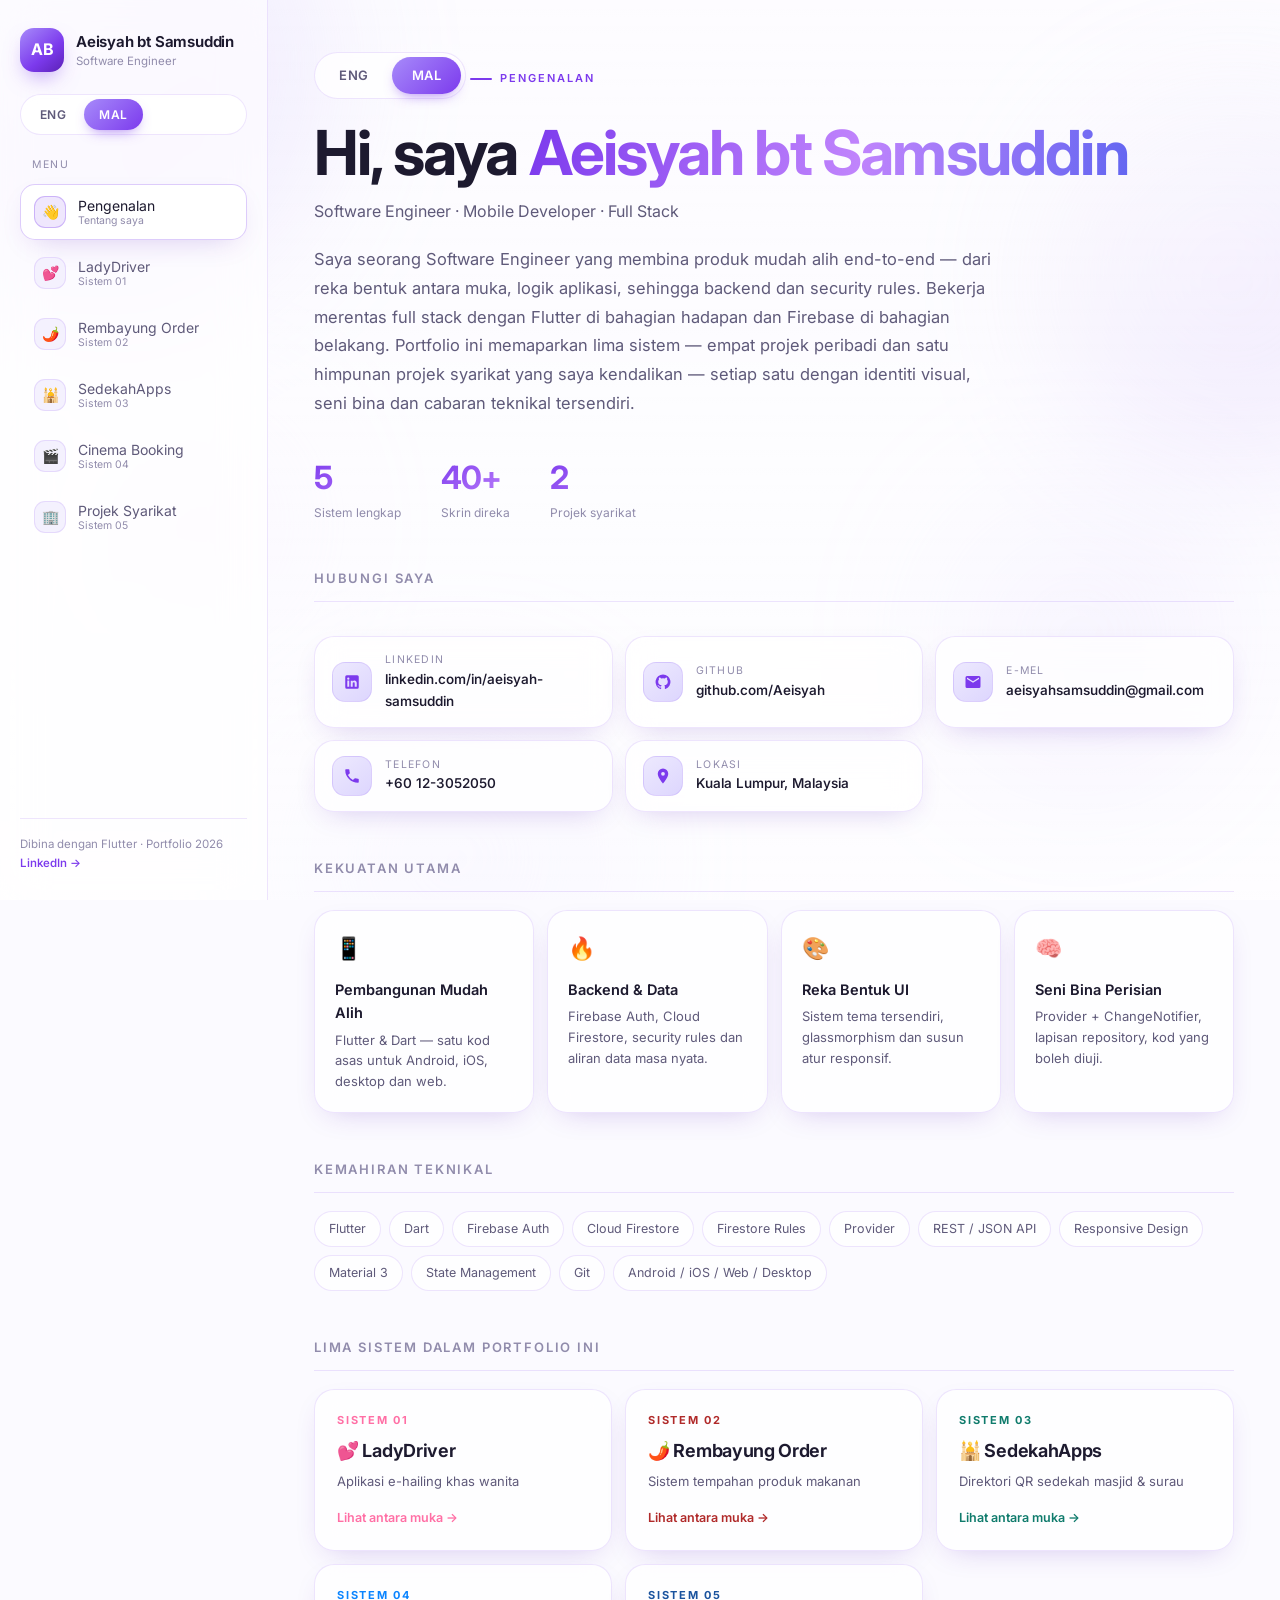
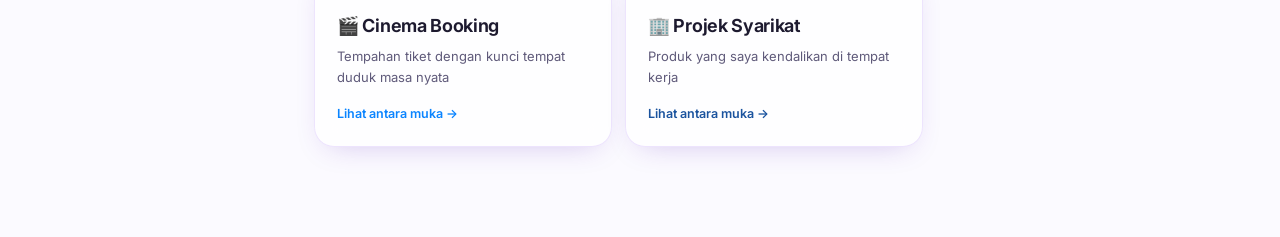
<file: portfolio.html>
<!DOCTYPE html>
<!--
  ===========================================================================
  PORTFOLIO â€” FAIL TUNGGAL (standalone)
  CSS dan JavaScript telah digabungkan ke dalam fail ini.
  Klik dua kali untuk buka dalam browser, atau muat naik terus ke hosting.

  Untuk mengedit kandungan, gunakan folder "portfolio-editable" dan
  jalankan semula build.ps1 selepas selesai.
  ===========================================================================
-->
<html lang="ms">
<head>
<meta charset="UTF-8">
<meta name="viewport" content="width=device-width, initial-scale=1">
<title>Portfolio · Aeisyah bt Samsuddin</title>

<!-- Fon (jika tiada internet, fon sistem digunakan secara automatik) -->
<link rel="preconnect" href="https://fonts.googleapis.com">
<link rel="preconnect" href="https://fonts.gstatic.com" crossorigin>
<link href="https://fonts.googleapis.com/css2?family=Inter:wght@400;500;600;700&family=Poppins:wght@400;500;600;700&family=Playfair+Display:wght@500;600;700&display=swap" rel="stylesheet">

<style>
/* ============================================================================
   STYLES.CSS — REKA BENTUK PORTFOLIO  (tema putih + ungu, gelembung iPhone)
   ----------------------------------------------------------------------------
   BAHAGIAN 1  Token warna (tukar di sini untuk tukar keseluruhan tema)
   BAHAGIAN 2  Gelembung latar belakang
   BAHAGIAN 3  Susun atur + menu sisi + pemilih bahasa
   BAHAGIAN 4  Halaman pengenalan
   BAHAGIAN 5  Halaman sistem
   BAHAGIAN 6  Bingkai telefon (mockup UI)
   BAHAGIAN 7  Skin UI setiap sistem
   BAHAGIAN 8  Responsif + cetakan
   ========================================================================== */


/* ==========================================================================
   BAHAGIAN 1 — TOKEN
   ========================================================================== */
:root {
  /* Latar putih dengan sentuhan ungu */
  --bg:          #FBFAFF;
  --bg-tint:     #F4F1FE;
  --surface:     rgba(255,255,255,.72);
  --surface-2:   rgba(255,255,255,.92);
  --line:        rgba(124,58,237,.13);
  --line-strong: rgba(124,58,237,.26);

  --text:        #1D1A2F;
  --text-dim:    #5F5A7A;
  --text-faint:  #918CAC;

  /* Ungu utama */
  --purple:      #7C3AED;
  --purple-2:    #A78BFA;
  --purple-deep: #5B21B6;

  /* Warna aksen — ditukar automatik mengikut sistem yang dibuka */
  --accent:      #7C3AED;
  --accent-soft: rgba(124,58,237,.12);

  --shadow:      0 10px 30px -14px rgba(91,33,182,.28);
  --shadow-lg:   0 26px 60px -26px rgba(91,33,182,.42);

  --radius:      20px;
  --radius-lg:   28px;
  --sidebar-w:   268px;

  --font:  'Inter', -apple-system, BlinkMacSystemFont, 'Segoe UI', Roboto, sans-serif;
  --serif: 'Playfair Display', Georgia, 'Times New Roman', serif;
  --round: 'Poppins', var(--font);
}

* { box-sizing: border-box; margin: 0; padding: 0; }

html { scroll-behavior: smooth; }

body {
  background: var(--bg);
  color: var(--text);
  font-family: var(--font);
  font-size: 15px;
  line-height: 1.6;
  -webkit-font-smoothing: antialiased;
  overflow-x: hidden;
}

::selection { background: var(--purple); color: #fff; }


/* ==========================================================================
   BAHAGIAN 2 — GELEMBUNG LATAR (gaya iPhone)
   Ubah saiz / kedudukan di sini jika mahu susunan berbeza.
   ========================================================================== */
.bubbles {
  position: fixed;
  inset: 0;
  overflow: hidden;
  pointer-events: none;
  z-index: 0;
}

.bub {
  position: absolute;
  border-radius: 50%;
  filter: blur(76px);      /* lebih tinggi = lebih lembut */
  opacity: .34;            /* lebih rendah = latar lebih putih */
  will-change: transform;
}

.bub--1 { width: 440px; height: 440px; top: -150px;  left: -130px;
          background: radial-gradient(circle at 34% 32%, #F3EFFF, #A78BFA 72%);
          animation: float1 19s ease-in-out infinite; }

.bub--2 { width: 350px; height: 350px; top: 12%;     right: -130px;
          background: radial-gradient(circle at 38% 30%, #F5F1FF, var(--accent) 78%);
          opacity: .24;
          animation: float2 23s ease-in-out infinite; }

.bub--3 { width: 300px; height: 300px; bottom: -110px; left: 24%;
          background: radial-gradient(circle at 40% 34%, #FAF7FF, #C4B5FD 74%);
          opacity: .3;
          animation: float3 26s ease-in-out infinite; }

.bub--4 { width: 220px; height: 220px; top: 46%;     left: 6%;
          background: radial-gradient(circle at 36% 32%, #FFF1F8, #D8B4FE 78%);
          opacity: .22;
          animation: float2 21s ease-in-out infinite reverse; }

.bub--5 { width: 270px; height: 270px; bottom: 14%;  right: 5%;
          background: radial-gradient(circle at 34% 34%, #F1F5FF, var(--accent) 80%);
          opacity: .2;
          animation: float1 28s ease-in-out infinite reverse; }

/* Selaput putih nipis supaya teks kekal jelas di atas gelembung */
.bubbles::after {
  content: '';
  position: absolute; inset: 0;
  background: linear-gradient(180deg, rgba(255,255,255,.42), rgba(255,255,255,.62));
}

@keyframes float1 {
  0%, 100% { transform: translate(0, 0)        scale(1);    }
  50%      { transform: translate(38px, 46px)  scale(1.09); }
}
@keyframes float2 {
  0%, 100% { transform: translate(0, 0)        scale(1);    }
  50%      { transform: translate(-46px, 34px) scale(1.12); }
}
@keyframes float3 {
  0%, 100% { transform: translate(0, 0)        scale(1);    }
  50%      { transform: translate(32px, -40px) scale(1.07); }
}

/* Hormati tetapan "kurangkan gerakan" pengguna */
@media (prefers-reduced-motion: reduce) {
  .bub { animation: none !important; }
}


/* ==========================================================================
   BAHAGIAN 3 — SUSUN ATUR + MENU SISI
   ========================================================================== */
.app {
  position: relative;
  z-index: 1;
  display: grid;
  grid-template-columns: var(--sidebar-w) 1fr;
  min-height: 100vh;
}

/* ---- Menu sisi (kaca lut sinar) ---- */
.sidebar {
  position: sticky;
  top: 0;
  height: 100vh;
  padding: 28px 20px;
  border-right: 1px solid var(--line);
  background: rgba(255,255,255,.62);
  backdrop-filter: blur(22px) saturate(160%);
  -webkit-backdrop-filter: blur(22px) saturate(160%);
  display: flex;
  flex-direction: column;
  gap: 22px;
  overflow-y: auto;
}

.brand { display: flex; align-items: center; gap: 12px; }

.brand__mark {
  width: 44px; height: 44px;
  border-radius: 14px;
  display: grid; place-items: center;
  font-weight: 700; font-size: 16px;
  color: #fff;
  background: linear-gradient(140deg, var(--purple-2), var(--purple) 60%, var(--purple-deep));
  box-shadow: 0 10px 22px -8px rgba(124,58,237,.6);
  flex-shrink: 0;
}

.brand__name { font-weight: 650; font-size: 15px; letter-spacing: -.2px; }
.brand__role { font-size: 11.5px; color: var(--text-faint); line-height: 1.35; }

.nav__label {
  font-size: 10.5px;
  letter-spacing: .16em;
  text-transform: uppercase;
  color: var(--text-faint);
  padding: 0 12px;
  margin-bottom: 10px;
}

.nav { display: flex; flex-direction: column; gap: 5px; }

/* ---- BUTANG MENU (satu untuk setiap sistem) ---- */
.nav__btn {
  display: flex;
  align-items: center;
  gap: 12px;
  width: 100%;
  padding: 11px 13px;
  border: 1px solid transparent;
  border-radius: 15px;
  background: transparent;
  color: var(--text-dim);
  font: inherit;
  font-size: 14px;
  text-align: left;
  cursor: pointer;
  transition: background .2s, color .2s, border-color .2s, transform .15s, box-shadow .2s;
}

.nav__btn:hover  { background: rgba(255,255,255,.82); color: var(--text); }
.nav__btn:active { transform: scale(.985); }

.nav__btn.is-active {
  background: rgba(255,255,255,.95);
  border-color: var(--line-strong);
  color: var(--text);
  box-shadow: var(--shadow);
}

.nav__ico {
  width: 32px; height: 32px;
  border-radius: 11px;
  display: grid; place-items: center;
  font-size: 14px;
  background: var(--bg-tint);
  border: 1px solid var(--line);
  flex-shrink: 0;
}

.nav__btn.is-active .nav__ico {
  background: var(--accent-soft);
  border-color: color-mix(in srgb, var(--accent) 30%, transparent);
}

.nav__txt { display: flex; flex-direction: column; line-height: 1.25; min-width: 0; }
.nav__sub { font-size: 10.5px; color: var(--text-faint); }

/* ---- Pemilih bahasa ---- */
.lang {
  display: inline-flex;
  padding: 4px;
  gap: 3px;
  border: 1px solid var(--line);
  border-radius: 999px;
  background: rgba(255,255,255,.78);
  backdrop-filter: blur(10px);
  -webkit-backdrop-filter: blur(10px);
}

.lang__btn {
  padding: 6px 15px;
  border: 0;
  border-radius: 999px;
  background: transparent;
  color: var(--text-dim);
  font: inherit;
  font-size: 12px;
  font-weight: 600;
  letter-spacing: .04em;
  cursor: pointer;
  transition: background .2s, color .2s;
}
.lang__btn:hover { color: var(--text); }

.lang__btn.is-active {
  background: linear-gradient(135deg, var(--purple-2), var(--purple));
  color: #fff;
  box-shadow: 0 6px 14px -6px rgba(124,58,237,.7);
}

/* versi besar di halaman utama */
.lang--hero { margin-bottom: 22px; }
.lang--hero .lang__btn { padding: 8px 20px; font-size: 13px; }

.sidebar__foot {
  margin-top: auto;
  padding-top: 16px;
  border-top: 1px solid var(--line);
  font-size: 11.5px;
  color: var(--text-faint);
}
.sidebar__foot a { color: var(--purple); text-decoration: none; font-weight: 550; }
.sidebar__foot a:hover { text-decoration: underline; }

/* ---- Pentas kandungan ---- */
.stage { padding: 52px 46px 90px; max-width: 1180px; }

.page { display: none; animation: rise .45s cubic-bezier(.22,.9,.3,1); }
.page.is-active { display: block; }

@keyframes rise {
  from { opacity: 0; transform: translateY(14px); }
  to   { opacity: 1; transform: none; }
}

.eyebrow {
  display: inline-flex; align-items: center; gap: 8px;
  font-size: 11px; letter-spacing: .18em; text-transform: uppercase;
  color: var(--accent);
  font-weight: 600;
  margin-bottom: 16px;
}
.eyebrow::before { content: ''; width: 22px; height: 2px; border-radius: 2px; background: var(--accent); }


/* ==========================================================================
   BAHAGIAN 4 — HALAMAN PENGENALAN
   ========================================================================== */
.hero h1 {
  font-size: clamp(38px, 5.4vw, 62px);
  line-height: 1.04;
  letter-spacing: -1.8px;
  font-weight: 700;
  margin-bottom: 14px;
}

.hero h1 .grad {
  background: linear-gradient(100deg, var(--purple), #C084FC 55%, #6366F1);
  -webkit-background-clip: text;
  background-clip: text;
  color: transparent;
}

.hero__role { font-size: 16px; color: var(--text-dim); margin-bottom: 20px; }

.hero__intro {
  font-size: 16.5px;
  color: var(--text-dim);
  max-width: 68ch;
  line-height: 1.75;
}

.stats { display: flex; gap: 40px; margin: 34px 0 8px; flex-wrap: wrap; }
.stat__v {
  font-size: 32px; font-weight: 700; letter-spacing: -1px;
  background: linear-gradient(140deg, var(--purple), #C084FC);
  -webkit-background-clip: text; background-clip: text; color: transparent;
}
.stat__l { font-size: 12px; color: var(--text-faint); }

/* ---- Kad hubungan ---- */
.contact {
  display: grid;
  grid-template-columns: repeat(auto-fit, minmax(230px, 1fr));
  gap: 12px;
  margin: 34px 0;
}

.contact__item {
  display: flex; align-items: center; gap: 13px;
  padding: 15px 17px;
  border: 1px solid var(--line);
  border-radius: var(--radius);
  background: var(--surface);
  backdrop-filter: blur(14px);
  -webkit-backdrop-filter: blur(14px);
  text-decoration: none;
  color: inherit;
  box-shadow: var(--shadow);
  transition: border-color .2s, background .2s, transform .2s, box-shadow .2s;
}

.contact__item:hover {
  border-color: var(--line-strong);
  background: var(--surface-2);
  transform: translateY(-3px);
  box-shadow: var(--shadow-lg);
}

.contact__ico {
  width: 40px; height: 40px; border-radius: 13px;
  display: grid; place-items: center; flex-shrink: 0;
  background: linear-gradient(140deg, #EDE9FE, #DDD6FE);
  border: 1px solid var(--line);
}
.contact__ico svg { width: 18px; height: 18px; fill: var(--purple); }

.contact__k { font-size: 10.5px; letter-spacing: .12em; text-transform: uppercase; color: var(--text-faint); }
.contact__v { font-size: 13.5px; font-weight: 550; word-break: break-word; }

/* ---- Tajuk seksyen ---- */
.h2 {
  font-size: 13px;
  letter-spacing: .14em;
  text-transform: uppercase;
  color: var(--text-faint);
  font-weight: 600;
  margin: 46px 0 18px;
  padding-bottom: 12px;
  border-bottom: 1px solid var(--line);
}

/* ---- Kekuatan ---- */
.grid-4 {
  display: grid;
  grid-template-columns: repeat(auto-fit, minmax(215px, 1fr));
  gap: 13px;
}

.card {
  padding: 20px;
  border: 1px solid var(--line);
  border-radius: var(--radius);
  background: var(--surface);
  backdrop-filter: blur(14px);
  -webkit-backdrop-filter: blur(14px);
  box-shadow: var(--shadow);
  transition: border-color .2s, transform .2s, box-shadow .2s;
}
.card:hover { border-color: var(--line-strong); transform: translateY(-3px); box-shadow: var(--shadow-lg); }

.card__ico { font-size: 22px; margin-bottom: 12px; display: block; }
.card__t   { font-size: 14.5px; font-weight: 620; margin-bottom: 5px; }
.card__d   { font-size: 13px; color: var(--text-dim); line-height: 1.6; }

/* ---- Chip ---- */
.chips { display: flex; flex-wrap: wrap; gap: 8px; }

.chip {
  padding: 7px 14px;
  border: 1px solid var(--line);
  border-radius: 999px;
  background: rgba(255,255,255,.7);
  font-size: 12.5px;
  color: var(--text-dim);
}

.chip--accent {
  background: var(--accent-soft);
  border-color: color-mix(in srgb, var(--accent) 30%, transparent);
  color: color-mix(in srgb, var(--accent) 78%, #1D1A2F);
  font-weight: 550;
}

/* ---- Kad ringkas 4 sistem ---- */
.sys-grid {
  display: grid;
  grid-template-columns: repeat(auto-fit, minmax(250px, 1fr));
  gap: 13px;
}

.sys-card {
  position: relative;
  padding: 22px;
  border: 1px solid var(--line);
  border-radius: var(--radius);
  background: var(--surface);
  backdrop-filter: blur(14px);
  -webkit-backdrop-filter: blur(14px);
  box-shadow: var(--shadow);
  cursor: pointer;
  text-align: left;
  font: inherit;
  color: inherit;
  overflow: hidden;
  transition: transform .22s, border-color .22s, box-shadow .22s;
}

.sys-card::after {
  content: '';
  position: absolute; inset: 0;
  background: radial-gradient(340px 190px at 100% 0%, var(--c-soft), transparent 72%);
  opacity: 0; transition: opacity .3s;
}
.sys-card:hover { transform: translateY(-4px); border-color: var(--c); box-shadow: var(--shadow-lg); }
.sys-card:hover::after { opacity: 1; }

.sys-card__no { font-size: 11px; letter-spacing: .16em; color: var(--c); font-weight: 700; }
.sys-card__n  { font-size: 18px; font-weight: 660; margin: 8px 0 5px; letter-spacing: -.3px; }
.sys-card__t  { font-size: 13px; color: var(--text-dim); }
.sys-card__go { margin-top: 16px; font-size: 12.5px; color: var(--c); font-weight: 600; }


/* ==========================================================================
   BAHAGIAN 5 — HALAMAN SISTEM
   ========================================================================== */
.sys-head h1 {
  font-size: clamp(32px, 4.4vw, 48px);
  letter-spacing: -1.4px;
  line-height: 1.06;
  font-weight: 700;
  display: flex; align-items: center; gap: 14px; flex-wrap: wrap;
}

.sys-head__emoji {
  width: 56px; height: 56px;
  border-radius: 18px;
  display: grid; place-items: center;
  font-size: 26px;
  background: var(--accent-soft);
  border: 1px solid color-mix(in srgb, var(--accent) 26%, transparent);
  box-shadow: var(--shadow);
}

.sys-head__tag { font-size: 16px; color: var(--accent); margin: 12px 0 16px; font-weight: 550; }
.sys-head__sum { font-size: 15.5px; color: var(--text-dim); max-width: 74ch; line-height: 1.78; }

/* ---- Tab dalam halaman sistem ---- */
.subnav {
  display: flex; gap: 5px; flex-wrap: wrap;
  margin-top: 30px;
  padding: 5px;
  border: 1px solid var(--line);
  border-radius: 16px;
  background: rgba(255,255,255,.72);
  backdrop-filter: blur(12px);
  -webkit-backdrop-filter: blur(12px);
  width: fit-content;
  box-shadow: var(--shadow);
}

.subnav__btn {
  padding: 9px 18px;
  border: 0; border-radius: 12px;
  background: transparent;
  color: var(--text-dim);
  font: inherit; font-size: 13px; font-weight: 550;
  cursor: pointer;
  transition: background .2s, color .2s;
}
.subnav__btn:hover { color: var(--text); }
.subnav__btn.is-active {
  background: var(--accent);
  color: #fff;
  box-shadow: 0 8px 18px -8px var(--accent);
}

.panel { display: none; padding-top: 26px; }
.panel.is-active { display: block; animation: rise .35s cubic-bezier(.22,.9,.3,1); }

/* --------------------------------------------------------------------------
   MENU PROJEK (khas untuk Sistem 05 — Projek Syarikat)
   -------------------------------------------------------------------------- */
.projnav-label {
  font-size: 11px;
  letter-spacing: .16em;
  text-transform: uppercase;
  color: var(--text-faint);
  font-weight: 600;
  margin: 34px 0 12px;
}

.projnav {
  display: grid;
  grid-template-columns: repeat(auto-fit, minmax(258px, 1fr));
  gap: 12px;
}

.projcard {
  display: flex; align-items: center; gap: 13px;
  padding: 15px 16px;
  border: 1.5px solid var(--line);
  border-radius: var(--radius);
  background: var(--surface);
  backdrop-filter: blur(14px);
  -webkit-backdrop-filter: blur(14px);
  box-shadow: var(--shadow);
  cursor: pointer;
  text-align: left;
  font: inherit;
  color: inherit;
  transition: transform .2s, border-color .2s, box-shadow .2s;
}
.projcard:hover { transform: translateY(-3px); box-shadow: var(--shadow-lg); }

.projcard.is-active {
  border-color: var(--c);
  background: var(--surface-2);
  box-shadow: var(--shadow-lg);
}

.projcard__ico {
  width: 46px; height: 46px; border-radius: 14px;
  display: grid; place-items: center; font-size: 21px; flex-shrink: 0;
  background: var(--c-soft);
  border: 1px solid color-mix(in srgb, var(--c) 26%, transparent);
}
.projcard__n { font-size: 15px; font-weight: 650; letter-spacing: -.2px; }
.projcard__t { font-size: 12px; color: var(--text-dim); line-height: 1.4; }

.projpanel { display: none; }
.projpanel.is-active { display: block; animation: rise .38s cubic-bezier(.22,.9,.3,1); }

/* Kepala setiap projek */
.proj-head { margin-top: 34px; padding-top: 30px; border-top: 1px solid var(--line); }

.proj-head h2 {
  font-size: clamp(26px, 3.4vw, 36px);
  letter-spacing: -1px;
  line-height: 1.1;
  font-weight: 700;
  display: flex; align-items: center; gap: 12px; flex-wrap: wrap;
}

.proj-head__tag { font-size: 15px; color: var(--accent); margin: 10px 0 14px; font-weight: 550; }
.proj-head__sum { font-size: 15px; color: var(--text-dim); max-width: 74ch; line-height: 1.75; }

.proj-role {
  display: flex; gap: 11px;
  margin: 18px 0 0;
  padding: 14px 16px;
  border-left: 3px solid var(--accent);
  border-radius: 0 var(--radius) var(--radius) 0;
  background: var(--accent-soft);
  font-size: 13.5px;
  color: var(--text-dim);
  max-width: 74ch;
}
.proj-role b { display: block; color: var(--text); font-size: 11px; letter-spacing: .12em; text-transform: uppercase; margin-bottom: 3px; }

/* Baris pautan (panduan, Google Play, muat turun APK) */
.doc-links { display: flex; flex-wrap: wrap; gap: 10px; margin-top: 18px; }

.store-link {
  display: inline-flex; align-items: center; gap: 8px;
  padding: 9px 16px;
  border: 1px solid var(--line-strong);
  border-radius: 999px;
  background: var(--surface-2);
  font-size: 12.5px;
  font-weight: 600;
  color: var(--accent);
  text-decoration: none;
  transition: transform .18s, box-shadow .18s;
}
.store-link:hover { transform: translateY(-2px); box-shadow: var(--shadow); }
.store-link span { color: var(--text-faint); font-weight: 400; }

/* Butang muat turun APK — versi berisi warna aksen */
.apk-link {
  background: var(--accent);
  border-color: transparent;
  color: #fff;
}
.apk-link:hover { box-shadow: 0 10px 22px -10px var(--accent); }
.apk-link span { color: rgba(255,255,255,.75); }

/* ---- Senarai ciri ---- */
.feat-grid {
  display: grid;
  grid-template-columns: repeat(auto-fit, minmax(280px, 1fr));
  gap: 12px;
}

.feat {
  display: flex; gap: 13px;
  padding: 18px;
  border: 1px solid var(--line);
  border-radius: var(--radius);
  background: var(--surface);
  backdrop-filter: blur(14px);
  -webkit-backdrop-filter: blur(14px);
  box-shadow: var(--shadow);
}

.feat__dot {
  width: 8px; height: 8px; border-radius: 50%;
  background: var(--accent);
  margin-top: 8px; flex-shrink: 0;
  box-shadow: 0 0 0 4px var(--accent-soft);
}
.feat__t { font-size: 14.5px; font-weight: 620; margin-bottom: 4px; }
.feat__d { font-size: 13px; color: var(--text-dim); line-height: 1.6; }


/* ==========================================================================
   BAHAGIAN 6 — BINGKAI TELEFON (MOCKUP UI)
   ========================================================================== */
.screens { display: flex; flex-wrap: wrap; gap: 40px 34px; padding: 6px 0 10px; }

.shot { display: flex; flex-direction: column; align-items: center; gap: 14px; }

.shot__cap { font-size: 12.5px; color: var(--text-dim); text-align: center; max-width: 286px; }
.shot__cap b { display: block; color: var(--text); font-weight: 620; font-size: 13px; }

.phone {
  width: 286px;
  height: 604px;
  border-radius: 46px;
  padding: 11px;
  background: linear-gradient(160deg, #F2EEFF, #D9CEFB 38%, #EFE9FF);
  box-shadow:
    0 34px 60px -26px rgba(91,33,182,.5),
    0 0 0 1px rgba(124,58,237,.16),
    inset 0 0 0 1px rgba(255,255,255,.85);
  flex-shrink: 0;
  transition: transform .3s cubic-bezier(.22,.9,.3,1), box-shadow .3s;
}
.shot:hover .phone {
  transform: translateY(-7px);
  box-shadow: 0 44px 74px -28px rgba(91,33,182,.58), 0 0 0 1px rgba(124,58,237,.2), inset 0 0 0 1px rgba(255,255,255,.9);
}

.phone__screen {
  position: relative;
  width: 100%; height: 100%;
  border-radius: 36px;
  overflow: hidden;
  display: flex;
  flex-direction: column;
  font-size: 12px;
  line-height: 1.45;
}

/* Dynamic island */
.phone__screen::before {
  content: '';
  position: absolute;
  top: 9px; left: 50%; transform: translateX(-50%);
  width: 82px; height: 22px;
  border-radius: 999px;
  background: #16121F;
  z-index: 40;
}

.sbar {
  display: flex; justify-content: space-between; align-items: center;
  padding: 13px 20px 6px;
  font-size: 10.5px; font-weight: 640;
  letter-spacing: .2px;
  flex-shrink: 0;
  z-index: 30;
}
.sbar__r { display: flex; gap: 4px; align-items: center; font-size: 9px; letter-spacing: 1px; }

.scr {
  flex: 1;
  overflow: hidden;
  padding: 6px 16px 12px;
  display: flex;
  flex-direction: column;
  gap: 12px;
}

.tabbar {
  display: flex;
  justify-content: space-around;
  align-items: center;
  padding: 9px 8px 14px;
  flex-shrink: 0;
  font-size: 8.5px;
  border-top: 1px solid rgba(0,0,0,.07);
}
.tabbar i { font-style: normal; font-size: 15px; display: block; text-align: center; margin-bottom: 2px; }
.tabbar span { display: block; text-align: center; opacity: .5; }
.tabbar .on { opacity: 1; font-weight: 600; }

/* --------------------------------------------------------------------------
   BINGKAI BROWSER — untuk portal web (bukan telefon)
   -------------------------------------------------------------------------- */
.browser {
  width: 430px;
  border-radius: 14px;
  overflow: hidden;
  background: #fff;
  box-shadow:
    0 30px 56px -26px rgba(91,33,182,.42),
    0 0 0 1px rgba(124,58,237,.14);
  flex-shrink: 0;
  transition: transform .3s cubic-bezier(.22,.9,.3,1), box-shadow .3s;
}
.shot:hover .browser { transform: translateY(-7px); box-shadow: 0 40px 68px -28px rgba(91,33,182,.5), 0 0 0 1px rgba(124,58,237,.18); }

.browser__bar {
  display: flex; align-items: center; gap: 10px;
  padding: 9px 12px;
  background: #EDEFF3;
  border-bottom: 1px solid #DDE1E8;
}
.browser__dots { display: flex; gap: 5px; flex-shrink: 0; }
.browser__dots i { width: 8px; height: 8px; border-radius: 50%; display: block; }
.browser__dots i:nth-child(1) { background: #FF5F57; }
.browser__dots i:nth-child(2) { background: #FEBC2E; }
.browser__dots i:nth-child(3) { background: #28C840; }

.browser__url {
  flex: 1;
  background: #fff;
  border: 1px solid #DDE1E8;
  border-radius: 999px;
  padding: 4px 11px;
  font-size: 8.5px;
  color: #6B7484;
  overflow: hidden; text-overflow: ellipsis; white-space: nowrap;
}

.browser__screen {
  height: 286px;
  overflow: hidden;
  display: flex;
  font-size: 9px;
  line-height: 1.4;
}

/* Kapsyen bawah bingkai lebar */
.shot--wide .shot__cap { max-width: 430px; }

/* --------------------------------------------------------------------------
   STRIP INFRASTRUKTUR (aliran penyebaran)
   -------------------------------------------------------------------------- */
.pipeline {
  display: flex; align-items: stretch; flex-wrap: wrap; gap: 8px;
  margin: 4px 0 26px;
}
.pipe {
  flex: 1; min-width: 132px;
  padding: 13px 14px;
  border: 1px solid var(--line);
  border-radius: var(--radius);
  background: var(--surface);
  backdrop-filter: blur(14px);
  -webkit-backdrop-filter: blur(14px);
  box-shadow: var(--shadow);
}
.pipe i { font-style: normal; font-size: 17px; display: block; margin-bottom: 7px; }
.pipe b { display: block; font-size: 13px; font-weight: 640; letter-spacing: -.2px; }
.pipe span { display: block; font-size: 11.5px; color: var(--text-dim); margin-top: 2px; line-height: 1.45; }

.pipe__arrow {
  display: grid; place-items: center;
  font-size: 15px;
  color: var(--accent);
  flex-shrink: 0;
  width: 16px;
}

@media (max-width: 720px) {
  .pipe__arrow { display: none; }
}

/* Primitif dalam skrin (dikongsi semua app) */
.ui-row   { display: flex; align-items: center; gap: 9px; }
.ui-btw   { display: flex; align-items: center; justify-content: space-between; gap: 8px; }
.ui-col   { display: flex; flex-direction: column; gap: 3px; }
.ui-h     { font-size: 17px; font-weight: 700; letter-spacing: -.4px; line-height: 1.2; }
.ui-h2    { font-size: 13px; font-weight: 650; letter-spacing: -.2px; }
.ui-sm    { font-size: 10px; opacity: .62; line-height: 1.4; }
.ui-xs    { font-size: 8.5px; letter-spacing: .06em; text-transform: uppercase; opacity: .55; }
.ui-b     { font-weight: 650; }
.grow     { flex: 1; min-width: 0; }
.ui-ellip { overflow: hidden; text-overflow: ellipsis; white-space: nowrap; }

.ui-card  { border-radius: 16px; padding: 13px; }
.ui-btn   { border-radius: 13px; padding: 11px; text-align: center; font-size: 12px; font-weight: 640; }
.ui-pill  { border-radius: 999px; padding: 5px 11px; font-size: 9.5px; font-weight: 600; display: inline-block; }
.ui-input { border-radius: 13px; padding: 10px 13px; font-size: 11px; }
.ui-av    { width: 34px; height: 34px; border-radius: 50%; display: grid; place-items: center; font-size: 12px; font-weight: 700; flex-shrink: 0; }


/* ==========================================================================
   BAHAGIAN 7 — SKIN UI SETIAP SISTEM
   (setiap app kekal dengan palet asalnya)
   ========================================================================== */

/* ------------------------------------------------------------------
   7.1  LADYDRIVER — glassmorphism merah jambu lembut (Poppins)
   ------------------------------------------------------------------ */
.ui--ld .phone__screen {
  background: linear-gradient(150deg, #FFE9F2 0%, #F3ECFF 55%, #FFF6FA 100%);
  color: #4A2B3A;
  font-family: var(--round);
}
.ui--ld .ui-card {
  background: rgba(255,255,255,.62);
  border: 1px solid rgba(255,255,255,.85);
  box-shadow: 0 8px 22px -14px rgba(122,42,74,.5);
  backdrop-filter: blur(8px);
}
.ui--ld .ui-btn {
  background: linear-gradient(135deg, #FF6FA5, #F2569A);
  color: #fff;
  box-shadow: 0 10px 20px -10px rgba(242,86,154,.9);
}
.ui--ld .ui-btn--ghost {
  background: rgba(255,255,255,.6);
  border: 1px solid rgba(255,255,255,.9);
  color: #8A6B79;
  box-shadow: none;
}
.ui--ld .ui-input { background: rgba(255,255,255,.66); border: 1px solid rgba(255,255,255,.9); color: #8A6B79; }
.ui--ld .ui-pill  { background: rgba(255,111,165,.16); color: #F2569A; }
.ui--ld .ui-av    { background: linear-gradient(135deg,#FF6FA5,#F2569A); color: #fff; }
.ui--ld .tabbar   { color: #F2569A; border-top-color: rgba(255,111,165,.18); }

.ld-logo {
  width: 68px; height: 68px; margin: 0 auto;
  border-radius: 24px;
  display: grid; place-items: center;
  font-size: 30px;
  background: linear-gradient(140deg,#FF6FA5,#F2569A);
  box-shadow: 0 18px 34px -16px rgba(242,86,154,.95);
}

.ld-map {
  position: relative;
  height: 148px;
  border-radius: 18px;
  overflow: hidden;
  background: linear-gradient(160deg,#FFF0F6,#FBE8FF);
  border: 1px solid rgba(255,255,255,.9);
}
.ld-map__grid {
  position: absolute; inset: 0;
  background-image:
    linear-gradient(rgba(255,111,165,.13) 1px, transparent 1px),
    linear-gradient(90deg, rgba(255,111,165,.13) 1px, transparent 1px);
  background-size: 26px 26px;
}
.ld-map__road { position: absolute; background: rgba(255,255,255,.9); border-radius: 99px; }
.ld-map__route {
  position: absolute;
  left: 26%; top: 30%;
  width: 48%; height: 42%;
  border-left: 3px dashed #F2569A;
  border-bottom: 3px dashed #F2569A;
  border-radius: 0 0 0 22px;
  opacity: .85;
}
.ld-pin {
  position: absolute;
  width: 15px; height: 15px; border-radius: 50%;
  border: 3px solid #fff;
  box-shadow: 0 3px 9px rgba(0,0,0,.24);
}
.ld-pin--a { background: #4CAF82; left: 23%; top: 26%; }
.ld-pin--b { background: #F2569A; left: 70%; top: 68%; }

.ld-dot { width: 8px; height: 8px; border-radius: 50%; flex-shrink: 0; }

.ld-toggle {
  width: 44px; height: 25px; border-radius: 99px;
  background: linear-gradient(135deg,#FF6FA5,#F2569A);
  position: relative; flex-shrink: 0;
  box-shadow: inset 0 1px 3px rgba(0,0,0,.12);
}
.ld-toggle::after {
  content: ''; position: absolute;
  right: 3px; top: 3px;
  width: 19px; height: 19px; border-radius: 50%;
  background: #fff;
  box-shadow: 0 2px 5px rgba(0,0,0,.24);
}

.ld-badge { font-size: 8.5px; font-weight: 700; color: #4CAF82; display: flex; align-items: center; gap: 5px; }
.ld-badge::before {
  content: ''; width: 6px; height: 6px; border-radius: 50%;
  background: #4CAF82; box-shadow: 0 0 0 3px rgba(76,175,130,.22);
}


/* ------------------------------------------------------------------
   7.2  REMBAYUNG ORDER — krim, maroon, emas (Playfair + Inter)
   ------------------------------------------------------------------ */
.ui--rb .phone__screen { background: #F5EDDD; color: #2B1B14; }
.ui--rb .ui-h  { font-family: var(--serif); font-weight: 600; letter-spacing: -.2px; }
.ui--rb .ui-h2 { font-family: var(--serif); font-weight: 600; }
.ui--rb .ui-card { background: #FAF4E8; border: 1px solid #E3D6BD; }
.ui--rb .ui-btn  { background: #7A1F1F; color: #F5EDDD; }
.ui--rb .ui-btn--ghost { background: transparent; border: 1px solid #7A1F1F; color: #7A1F1F; }
.ui--rb .ui-input { background: #FAF4E8; border: 1px solid #E3D6BD; color: #6B5A4F; }
.ui--rb .ui-pill { background: #7A1F1F; color: #F5EDDD; }
.ui--rb .ui-pill--o { background: transparent; border: 1px solid #E3D6BD; color: #6B5A4F; }
.ui--rb .tabbar { color: #7A1F1F; border-top-color: #E3D6BD; background: #FAF4E8; }

.rb-hero {
  height: 132px; border-radius: 16px;
  background:
    radial-gradient(120px 80px at 78% 24%, rgba(255,255,255,.24), transparent 60%),
    linear-gradient(150deg,#7A1F1F,#5A1414 60%,#C2410C);
  color: #F5EDDD;
  padding: 15px;
  display: flex; flex-direction: column; justify-content: flex-end;
  position: relative; overflow: hidden;
}
.rb-hero::after { content: '🌶️'; position: absolute; right: 12px; top: 10px; font-size: 34px; opacity: .35; }

.rb-thumb {
  width: 58px; height: 58px; border-radius: 12px; flex-shrink: 0;
  background: linear-gradient(145deg,#C2410C,#7A1F1F);
  display: grid; place-items: center; font-size: 24px;
}
.rb-thumb--2 { background: linear-gradient(145deg,#B8893A,#7A1F1F); }
.rb-thumb--3 { background: linear-gradient(145deg,#8B4513,#3E2415); }

/* Skrin katalog — kad lebih padat supaya muat dalam satu paparan */
.rb-cat .rb-thumb { width: 50px; height: 50px; font-size: 21px; }
.rb-cat .ui-card  { padding: 11px; }

.rb-price { font-family: var(--serif); font-weight: 600; color: #7A1F1F; font-size: 14px; }
.rb-heat  { font-size: 9px; letter-spacing: 1px; }
.rb-star  { color: #B8893A; font-size: 9px; }
.rb-line  { border-top: 1px dashed #E3D6BD; margin: 3px 0; }
.rb-qty   {
  display: flex; align-items: center; gap: 9px;
  border: 1px solid #E3D6BD; border-radius: 99px;
  padding: 3px 9px; font-size: 10px; background: #FAF4E8;
}


/* ------------------------------------------------------------------
   7.3  SEDEKAHAPPS — hijau teal + aksen amber
   ------------------------------------------------------------------ */
.ui--sk .phone__screen {
  background: linear-gradient(165deg,#E9F5F2 0%,#F4FBF9 45%,#EFF7F5 100%);
  color: #0D2E29;
}
.ui--sk .ui-card {
  background: rgba(255,255,255,.78);
  border: 1px solid rgba(255,255,255,.9);
  box-shadow: 0 8px 20px -16px rgba(15,123,108,.6);
}
.ui--sk .ui-btn { background: #0F7B6C; color: #fff; box-shadow: 0 10px 20px -12px rgba(15,123,108,.85); }
.ui--sk .ui-btn--amber { background: #F5A623; color: #4A2B00; box-shadow: none; }
.ui--sk .ui-input { background: rgba(255,255,255,.82); border: 1px solid rgba(15,123,108,.14); color: #5B7C77; }
.ui--sk .ui-pill { background: rgba(15,123,108,.12); color: #0A5A4F; }
.ui--sk .ui-pill--on { background: #0F7B6C; color: #fff; }
.ui--sk .ui-av { background: linear-gradient(140deg,#0F7B6C,#0A5A4F); color: #fff; }
.ui--sk .tabbar { color: #0F7B6C; border-top-color: rgba(15,123,108,.14); }

.sk-hero {
  border-radius: 18px; padding: 15px;
  background: linear-gradient(140deg,#0F7B6C,#0A5A4F);
  color: #fff;
  position: relative; overflow: hidden;
}
.sk-hero::after { content: '🕌'; position: absolute; right: -6px; bottom: -10px; font-size: 62px; opacity: .16; }

.sk-ico {
  width: 38px; height: 38px; border-radius: 12px; flex-shrink: 0;
  display: grid; place-items: center; font-size: 17px;
  background: rgba(15,123,108,.12);
}
.sk-ico--amber { background: rgba(245,166,35,.18); }

.sk-qr {
  width: 128px; height: 128px; margin: 0 auto;
  border-radius: 14px; padding: 9px;
  background: #fff;
  box-shadow: 0 8px 22px -14px rgba(0,0,0,.5);
}
.sk-qr__in {
  width: 100%; height: 100%;
  background-image:
    linear-gradient(90deg,#0D2E29 25%,transparent 0,transparent 50%,#0D2E29 0,#0D2E29 62%,transparent 0),
    linear-gradient(#0D2E29 25%,transparent 0,transparent 50%,#0D2E29 0,#0D2E29 75%,transparent 0);
  background-size: 15px 15px;
  opacity: .88;
  position: relative;
}
.sk-qr__eye {
  position: absolute; width: 27px; height: 27px;
  border: 5px solid #0D2E29; border-radius: 5px;
  background: #fff;
}
.sk-qr__eye:nth-child(1) { top: 0; left: 0; }
.sk-qr__eye:nth-child(2) { top: 0; right: 0; }
.sk-qr__eye:nth-child(3) { bottom: 0; left: 0; }

.sk-rank {
  width: 24px; height: 24px; border-radius: 8px;
  display: grid; place-items: center;
  font-size: 10px; font-weight: 700; flex-shrink: 0;
  background: rgba(15,123,108,.1); color: #0A5A4F;
}
.sk-rank--1 { background: #F5A623; color: #4A2B00; }
.sk-rank--2 { background: #C9D3D1; color: #33453F; }
.sk-rank--3 { background: #E0B182; color: #4A2B00; }

.sk-bar { height: 5px; border-radius: 99px; background: rgba(15,123,108,.12); overflow: hidden; }
.sk-bar i { display: block; height: 100%; background: #0F7B6C; border-radius: 99px; }


/* ------------------------------------------------------------------
   7.4  CINEMA — frosted glass iOS (kelabu / biru)
   ------------------------------------------------------------------ */
.ui--cn .phone__screen {
  background:
    radial-gradient(150px 130px at 12% 6%, #DDE7FF, transparent 62%),
    radial-gradient(160px 140px at 92% 88%, #FFE6EC, transparent 62%),
    linear-gradient(180deg,#F6F8FC,#E8ECF3);
  color: #1C1C1E;
}
.ui--cn .ui-card {
  background: rgba(255,255,255,.78);
  border: 1px solid rgba(255,255,255,.9);
  box-shadow: 0 10px 26px -20px rgba(28,28,30,.7);
  backdrop-filter: blur(10px);
}
.ui--cn .ui-btn { background: #1C1C1E; color: #fff; }
.ui--cn .ui-btn--blue { background: #0A84FF; color: #fff; }
.ui--cn .ui-input { background: rgba(255,255,255,.72); border: 1px solid rgba(255,255,255,.9); color: #6E6E73; }
.ui--cn .ui-pill { background: #E9ECF2; color: #6E6E73; }
.ui--cn .ui-pill--dark { background: #1C1C1E; color: #fff; }
.ui--cn .tabbar { color: #1C1C1E; border-top-color: #E2E4EA; }

.cn-poster {
  border-radius: 12px;
  aspect-ratio: 2 / 3;
  display: flex; flex-direction: column; justify-content: flex-end;
  padding: 8px;
  font-size: 9px; color: #fff; font-weight: 600;
  line-height: 1.25;
  position: relative; overflow: hidden;
  box-shadow: 0 10px 20px -14px rgba(0,0,0,.8);
}
.cn-poster--1 { background: linear-gradient(165deg,#1a1a2e,#16213e 55%,#0f3460); }
.cn-poster--2 { background: linear-gradient(165deg,#2b1b17,#5c2018 55%,#a13a2a); }
.cn-poster--3 { background: linear-gradient(165deg,#12232e,#26495c 60%,#3b7a8c); }
.cn-poster--4 { background: linear-gradient(165deg,#241b2f,#4a2c52 55%,#7b3f6b); }
.cn-poster::before {
  content: ''; position: absolute; inset: 0;
  background: linear-gradient(180deg, transparent 40%, rgba(0,0,0,.72));
}
.cn-poster > * { position: relative; }

.cn-screen-arc {
  height: 24px;
  border-radius: 100% 100% 0 0 / 100% 100% 0 0;
  background: linear-gradient(180deg, rgba(10,132,255,.24), transparent);
  border-top: 2px solid #0A84FF;
  margin: 2px 8px 4px;
}

.cn-seats { display: flex; flex-direction: column; gap: 6px; align-items: center; }
.cn-row   { display: flex; gap: 5px; align-items: center; }
.cn-seat  { width: 15px; height: 14px; border-radius: 4px; background: #CFD4DC; font-size: 0; }
.cn-seat--sel  { background: #1C1C1E; }
.cn-seat--lock { background: #E5A00D; position: relative; }
.cn-seat--lock::after {
  content: '🔒'; position: absolute; inset: 0;
  font-size: 7px; display: grid; place-items: center;
}
.cn-seat--na { background: #EAECF0; }
.cn-rowlabel { font-size: 8px; width: 10px; color: #A0A0A6; font-weight: 600; }

.cn-legend { display: flex; gap: 10px; justify-content: center; font-size: 8px; color: #6E6E73; flex-wrap: wrap; }
.cn-legend span { display: flex; align-items: center; gap: 4px; }
.cn-legend i { width: 9px; height: 9px; border-radius: 3px; display: block; }

.cn-live { display: flex; align-items: center; gap: 6px; font-size: 9px; font-weight: 600; color: #E5A00D; }
.cn-live::before {
  content: ''; width: 6px; height: 6px; border-radius: 50%;
  background: #E5A00D;
  box-shadow: 0 0 0 3px rgba(229,160,13,.22);
  animation: pulse 1.6s infinite;
}
@keyframes pulse {
  0%, 100% { box-shadow: 0 0 0 3px rgba(229,160,13,.22); }
  50%      { box-shadow: 0 0 0 6px rgba(229,160,13,.06); }
}

.cn-ticket { position: relative; overflow: hidden; }
.cn-ticket__notch {
  position: absolute; width: 16px; height: 16px; border-radius: 50%;
  background: #EDF0F6; top: 50%; margin-top: -8px;
}
.cn-ticket__notch--l { left: -8px; }
.cn-ticket__notch--r { right: -8px; }
.cn-dash { border-top: 1px dashed #D3D7DF; margin: 2px 0; }

.cn-check {
  width: 62px; height: 62px; margin: 0 auto;
  border-radius: 50%; display: grid; place-items: center;
  font-size: 28px; color: #fff;
  background: #34C759;
  box-shadow: 0 14px 28px -14px rgba(52,199,89,.9);
}

.cn-barcode {
  height: 32px;
  background: repeating-linear-gradient(90deg,#1C1C1E 0 2px, transparent 2px 4px, #1C1C1E 4px 5px, transparent 5px 9px);
  opacity: .8;
  border-radius: 3px;
}


/* ------------------------------------------------------------------
   7.5  POS2Go — biru korporat #1a539e + kuning #ffce1d
   ------------------------------------------------------------------ */
.ui--pg .phone__screen { background: #FAFAFA; color: #1B2430; }
.ui--pg .ui-card {
  background: #FFFFFF;
  border: 1px solid #E6E9EF;
  box-shadow: 0 6px 16px -14px rgba(26,83,158,.7);
}
.ui--pg .ui-btn { background: #1a539e; color: #fff; box-shadow: 0 10px 20px -12px rgba(26,83,158,.9); }
.ui--pg .ui-btn--gold { background: #ffce1d; color: #33270A; box-shadow: none; }
.ui--pg .ui-btn--ghost { background: #fff; border: 1px solid #C9D4E5; color: #1a539e; box-shadow: none; }
.ui--pg .ui-input { background: #fff; border: 1px solid #E6E9EF; color: #6B7484; }
.ui--pg .ui-pill { background: rgba(26,83,158,.1); color: #1a539e; }
.ui--pg .ui-pill--gold { background: rgba(255,206,29,.24); color: #7A5B00; }
.ui--pg .ui-av { background: #1a539e; color: #fff; }
.ui--pg .tabbar { color: #1a539e; border-top-color: #E6E9EF; background: #fff; }

.pg-top {
  border-radius: 16px; padding: 14px;
  background: linear-gradient(135deg,#1a539e,#12406F);
  color: #fff;
  position: relative; overflow: hidden;
}
.pg-top::after {
  content: ''; position: absolute; right: -26px; top: -26px;
  width: 92px; height: 92px; border-radius: 50%;
  background: rgba(255,206,29,.22);
}

/* Grid modul di papan pemuka */
.pg-mods { display: grid; grid-template-columns: repeat(3, 1fr); gap: 8px; }
.pg-mod {
  border-radius: 14px; padding: 10px 6px;
  background: #fff; border: 1px solid #E6E9EF;
  text-align: center;
}
.pg-mod i { font-style: normal; font-size: 19px; display: block; margin-bottom: 4px; }
.pg-mod span { font-size: 8.5px; font-weight: 600; line-height: 1.25; display: block; color: #45505F; }
.pg-mod--gold { background: #FFFBEB; border-color: #F5E3A8; }

.pg-sync { display: flex; align-items: center; gap: 6px; font-size: 9px; font-weight: 600; color: #16A34A; }
.pg-sync::before {
  content: ''; width: 6px; height: 6px; border-radius: 50%;
  background: #16A34A; box-shadow: 0 0 0 3px rgba(22,163,74,.2);
}

/* Kad item menu F&B */
.pg-menu { display: grid; grid-template-columns: 1fr 1fr; gap: 8px; }
.pg-item {
  border-radius: 13px; overflow: hidden;
  background: #fff; border: 1px solid #E6E9EF;
}
.pg-item__img { height: 46px; display: grid; place-items: center; font-size: 21px; }
.pg-item__b   { padding: 7px 8px; }
.pg-item__n   { font-size: 9.5px; font-weight: 650; line-height: 1.2; }
.pg-item__p   { font-size: 9.5px; font-weight: 700; color: #1a539e; margin-top: 2px; }

.pg-line { border-top: 1px solid #EEF1F5; margin: 2px 0; }

.pg-tender {
  border-radius: 13px; padding: 10px 8px;
  border: 1px solid #E6E9EF; background: #fff;
  text-align: center; font-size: 9px; font-weight: 600;
}
.pg-tender i { font-style: normal; font-size: 17px; display: block; margin-bottom: 3px; }
.pg-tender--on { border-color: #1a539e; background: rgba(26,83,158,.07); color: #1a539e; }

.pg-keypad { display: grid; grid-template-columns: repeat(3, 1fr); gap: 6px; }
.pg-key {
  border-radius: 11px; padding: 9px 0;
  background: #fff; border: 1px solid #E6E9EF;
  text-align: center; font-size: 13px; font-weight: 650;
}


/* ------------------------------------------------------------------
   7.6  SMART2U — biru korporat #1F4E9C + jingga #F7941D (Smart New Retail)
   ------------------------------------------------------------------ */
.ui--s2 .phone__screen { background: #FFFFFF; color: #1B2430; }
.ui--s2 .ui-card { background: #fff; border: 1px solid #E4E8EF; box-shadow: 0 6px 16px -14px rgba(31,78,156,.7); }
.ui--s2 .ui-btn { background: #1F4E9C; color: #fff; box-shadow: 0 10px 20px -12px rgba(31,78,156,.9); }
.ui--s2 .ui-btn--orange { background: #F7941D; color: #fff; box-shadow: none; }
.ui--s2 .ui-btn--ghost { background: #fff; border: 1px solid #C9D4E5; color: #1F4E9C; box-shadow: none; }
.ui--s2 .ui-input { background: #F2F4F7; border: 1px solid #E4E8EF; color: #6B7484; }
.ui--s2 .ui-pill { background: rgba(31,78,156,.1); color: #1F4E9C; }
.ui--s2 .ui-pill--orange { background: rgba(247,148,29,.18); color: #A8620A; }
.ui--s2 .ui-av { background: #1F4E9C; color: #fff; }
.ui--s2 .ui-sm { opacity: .58; }
.ui--s2 .tabbar { color: #1F4E9C; border-top-color: #E4E8EF; }

/* Butang tab tengah yang menonjol (seperti app sebenar) */
.s2-fab {
  width: 30px; height: 26px; border-radius: 9px;
  background: #1F4E9C; color: #fff;
  display: grid; place-items: center; font-size: 13px;
  margin: 0 auto 2px;
}

/* Kepala dengan tanda nama Smart */
.s2-head { display: flex; align-items: center; justify-content: space-between; padding-bottom: 2px; }
.s2-logo { font-size: 15px; font-weight: 800; letter-spacing: -.4px; color: #1F4E9C; }
.s2-logo i { font-style: normal; color: #F7941D; }

/* Karusel banner — kad tepi dipotong seperti skrin sebenar */
.s2-carousel { display: flex; gap: 7px; align-items: stretch; }
.s2-banner {
  border-radius: 10px; overflow: hidden;
  position: relative; flex-shrink: 0;
  height: 92px;
  display: flex; flex-direction: column; justify-content: center;
  padding: 9px;
  color: #fff;
}
.s2-banner--side  { width: 38px; }
.s2-banner--main  { flex: 1; }
.s2-banner--a { background: linear-gradient(140deg,#12306B,#1F4E9C); }
.s2-banner--b { background: linear-gradient(140deg,#F7A61D,#EE7C15); }
.s2-banner--c { background: linear-gradient(140deg,#1565E0,#0E3F91); }
.s2-banner__tag {
  position: absolute; top: 0; right: 0;
  background: rgba(255,255,255,.9);
  color: #1F4E9C;
  font-size: 6.5px; font-weight: 700;
  padding: 2px 7px;
  border-radius: 0 0 0 8px;
}
.s2-banner__t { font-size: 12px; font-weight: 800; letter-spacing: .5px; line-height: 1.15; text-align: center; }
.s2-banner__s { font-size: 6.5px; opacity: .9; text-align: center; letter-spacing: .3px; margin-bottom: 2px; }
.s2-banner__d { width: 100%; height: 22px; margin: 4px auto 0; border-radius: 3px; background: rgba(255,255,255,.28); }

.s2-dots { display: flex; gap: 4px; justify-content: center; }
.s2-dots i { width: 5px; height: 5px; border-radius: 50%; background: #D3D9E3; display: block; }
.s2-dots i.on { background: #1F4E9C; width: 12px; border-radius: 3px; }

/* Empat pintasan bulat */
.s2-quick { display: grid; grid-template-columns: repeat(4, 1fr); gap: 6px; }
.s2-quick div { text-align: center; }
.s2-quick i {
  font-style: normal; font-size: 17px;
  width: 42px; height: 42px; margin: 0 auto 4px;
  border-radius: 50%; display: grid; place-items: center;
  color: #fff;
  box-shadow: 0 6px 12px -7px rgba(0,0,0,.55);
}
.s2-quick span { font-size: 8px; font-weight: 600; display: block; color: #45505F; }
.s2-q1 { background: linear-gradient(140deg,#A96BD8,#7B3FB0); }
.s2-q2 { background: linear-gradient(140deg,#F7A61D,#EE7C15); }
.s2-q3 { background: linear-gradient(140deg,#3BA9E0,#1F7FBF); }
.s2-q4 { background: linear-gradient(140deg,#5BC46A,#2F9440); }

/* Pautan saluran syarikat */
.s2-links { display: grid; grid-template-columns: repeat(4, 1fr); gap: 6px; }
.s2-links div { text-align: center; }
.s2-links i { font-style: normal; font-size: 19px; display: block; margin-bottom: 3px; }
.s2-links span { font-size: 7.5px; font-weight: 600; display: block; color: #45505F; }

/* Kad berita */
.s2-news { display: grid; grid-template-columns: 1fr 1fr; gap: 8px; }
.s2-newscard { border-radius: 10px; overflow: hidden; border: 1px solid #E4E8EF; background: #fff; }
.s2-newscard__img {
  height: 60px; position: relative;
  display: grid; place-items: center; font-size: 20px;
  background: linear-gradient(135deg,#E8EEF8,#CFDCF0);
}
.s2-newscard__badge {
  position: absolute; left: 6px; top: 6px;
  background: #fff; color: #1F4E9C;
  font-size: 6px; font-weight: 700; letter-spacing: .08em;
  padding: 2px 5px; border-radius: 3px;
}
.s2-newscard__b { padding: 6px 7px; }
.s2-newscard__t { font-size: 8.5px; font-weight: 650; line-height: 1.3; }
.s2-newscard__d { font-size: 7px; color: #96A0AE; margin-top: 3px; }

/* Skrin muat turun */
.s2-tabs { display: grid; grid-template-columns: repeat(3, 1fr); background: #2A4A87; border-radius: 6px; overflow: hidden; }
.s2-tabs div {
  padding: 8px 4px; text-align: center;
  font-size: 7.5px; font-weight: 700; letter-spacing: .06em;
  color: rgba(255,255,255,.72);
}
.s2-tabs div.on { background: #14315E; color: #fff; }

.s2-sechead { font-size: 12px; font-weight: 700; letter-spacing: -.2px; }

.s2-row {
  display: flex; align-items: center; gap: 9px;
  padding: 9px 10px;
  border-radius: 9px;
  background: #fff;
  border: 1px solid #E4E8EF;
}
.s2-row__doc {
  width: 24px; height: 24px; border-radius: 50%;
  background: #FDF0DA; display: grid; place-items: center;
  font-size: 11px; flex-shrink: 0;
}
.s2-row__n { font-size: 9.5px; font-weight: 620; }
.s2-row__dl {
  width: 22px; height: 22px; border-radius: 5px;
  background: #1F4E9C; color: #fff;
  display: grid; place-items: center; font-size: 10px; flex-shrink: 0;
}
.s2-shade { background: #F2F4F7; margin: 0 -16px; padding: 8px 16px; }

/* Skrin solusi */
.s2-solhero {
  border-radius: 0; margin: 0 -16px;
  padding: 16px;
  background: linear-gradient(120deg,#1565E0,#0E3F91);
  color: #fff;
  position: relative; overflow: hidden;
}
.s2-solhero::after {
  content: '🧾'; position: absolute; right: 10px; bottom: 8px; font-size: 40px; opacity: .3;
}
.s2-tiles { display: grid; grid-template-columns: repeat(5, 1fr); gap: 6px; }
.s2-tile {
  border-radius: 8px; border: 1px solid #E4E8EF; background: #fff;
  padding: 7px 3px; text-align: center;
}
.s2-tile i { font-style: normal; font-size: 14px; display: block; margin-bottom: 3px; }
.s2-tile span { font-size: 6.5px; font-weight: 600; display: block; color: #45505F; }

.s2-vids { display: flex; gap: 6px; flex-wrap: wrap; justify-content: center; }
.s2-vid {
  width: 52px; border-radius: 9px; border: 1px solid #E4E8EF; background: #F7F9FC;
  padding: 9px 3px; text-align: center; position: relative;
}
.s2-vid i { font-style: normal; font-size: 15px; display: block; margin-bottom: 3px; }
.s2-vid span { font-size: 6.5px; font-weight: 600; display: block; color: #45505F; }
.s2-vid::after {
  content: '▶'; position: absolute; right: 4px; top: 4px;
  font-size: 6px; color: #fff;
  background: #F7941D; border-radius: 50%;
  width: 11px; height: 11px; display: grid; place-items: center;
}

/* Skrin acara */
.s2-signup {
  border-radius: 10px; padding: 13px;
  background: linear-gradient(120deg,#1F4E9C,#14315E);
  color: #fff;
  position: relative; overflow: hidden;
}
.s2-signup__btn {
  display: inline-block; margin-top: 9px;
  background: #F7941D; color: #fff;
  font-size: 8.5px; font-weight: 700;
  padding: 6px 14px; border-radius: 999px;
}
.s2-booth {
  height: 84px; border-radius: 10px;
  background: linear-gradient(120deg,#E8EEF8,#C6D6EE 60%,#F3E6D2);
  display: grid; place-items: center;
  font-size: 26px;
  border: 1px solid #E4E8EF;
  position: relative; overflow: hidden;
}
.s2-booth::after {
  content: 'Smart New Retail';
  position: absolute; left: 8px; bottom: 6px;
  font-size: 7.5px; font-weight: 700; color: #1F4E9C;
}


/* ------------------------------------------------------------------
   7.8  POS AI CAMERA — guna palet POS2Go (kelas .ui--pg) dan
        menambah komponen visi sahaja di sini.
        Guna begini:  <div class="phone ui--pg ui--ai">
   ------------------------------------------------------------------ */

/* Pandangan kamera */
.ai-view {
  position: relative;
  height: 186px;
  border-radius: 14px;
  overflow: hidden;
  background: linear-gradient(165deg,#20262E,#11151A 60%,#1B222B);
}
.ai-view__grain {
  position: absolute; inset: 0;
  background-image:
    linear-gradient(rgba(255,255,255,.03) 1px, transparent 1px),
    linear-gradient(90deg, rgba(255,255,255,.03) 1px, transparent 1px);
  background-size: 18px 18px;
}
.ai-view__hud {
  position: absolute; left: 8px; top: 8px;
  display: flex; align-items: center; gap: 5px;
  background: rgba(0,0,0,.5);
  border-radius: 999px;
  padding: 3px 8px;
  font-size: 7.5px; font-weight: 700; color: #fff;
}
.ai-view__hud::before {
  content: ''; width: 5px; height: 5px; border-radius: 50%;
  background: #12A150;
  box-shadow: 0 0 0 3px rgba(18,161,80,.28);
  animation: pulse 1.6s infinite;
}
.ai-view__fps {
  position: absolute; right: 8px; top: 8px;
  font-size: 7px; color: rgba(255,255,255,.66);
  background: rgba(0,0,0,.42); border-radius: 5px; padding: 2px 6px;
}

/* Kotak deteksi */
.ai-box {
  position: absolute;
  border: 2px solid #12A150;
  border-radius: 6px;
  box-shadow: 0 0 0 1px rgba(0,0,0,.3);
}
.ai-box--warn { border-color: #F59E0B; }
.ai-box__lbl {
  position: absolute; left: -2px; top: -15px;
  background: #12A150; color: #fff;
  font-size: 6.5px; font-weight: 700;
  padding: 2px 5px; border-radius: 4px 4px 4px 0;
  white-space: nowrap;
}
.ai-box--warn .ai-box__lbl { background: #F59E0B; }

/* Emoji produk dalam pandangan kamera */
.ai-item { position: absolute; font-size: 26px; }

/* Chip keputusan */
.ai-chip {
  display: flex; align-items: center; gap: 6px;
  border-radius: 8px; padding: 6px 9px;
  font-size: 9px; font-weight: 600;
}
.ai-chip b { margin-left: auto; font-weight: 750; }
.ai-chip--ok   { background: rgba(18,161,80,.12);  color: #0B7A3C; }
.ai-chip--warn { background: rgba(245,158,11,.14); color: #92600A; }
.ai-chip--err  { background: rgba(225,29,72,.12);  color: #A8102F; }

/* Baris status pemeriksaan */
.ai-check { display: flex; align-items: center; gap: 8px; font-size: 9.5px; }
.ai-check i {
  font-style: normal; width: 16px; height: 16px; border-radius: 50%;
  display: grid; place-items: center; font-size: 8px; font-weight: 700;
  flex-shrink: 0; background: rgba(18,161,80,.14); color: #0B7A3C;
}
.ai-check i.no { background: rgba(148,163,184,.2); color: #64748B; }

/* Butang terapung (bubble) atas POS2Go */
.ai-bubble {
  position: absolute;
  right: 12px; bottom: 78px;
  width: 46px; height: 46px;
  border-radius: 50%;
  display: grid; place-items: center;
  font-size: 20px;
  background: linear-gradient(140deg,#1A539E,#12406F);
  color: #fff;
  box-shadow: 0 10px 22px -8px rgba(0,0,0,.6), 0 0 0 3px rgba(255,206,29,.5);
  z-index: 25;
}
.ai-bubble__ring {
  position: absolute; inset: -7px;
  border-radius: 50%;
  border: 2px solid rgba(255,206,29,.75);
  animation: pulse 2.1s ease-out infinite;
}

/* Toast "item masuk troli" */
.ai-toast {
  position: absolute;
  left: 12px; right: 12px; bottom: 136px;
  background: #12A150; color: #fff;
  border-radius: 9px; padding: 7px 10px;
  font-size: 8.5px; font-weight: 650;
  display: flex; align-items: center; gap: 7px;
  box-shadow: 0 10px 22px -10px rgba(0,0,0,.55);
  z-index: 26;
}
.ai-toast b { margin-left: auto; }

/* Topologi dua peranti */
.ai-topo {
  display: flex; align-items: center; gap: 10px; flex-wrap: wrap;
  padding: 12px 13px;
  border: 1px solid #E6E9EF; border-radius: 10px; background: #fff;
}
.ai-topo__d { text-align: center; flex: 1; min-width: 74px; }
.ai-topo__d i { font-style: normal; font-size: 19px; display: block; margin-bottom: 3px; }
.ai-topo__d b { display: block; font-size: 8.5px; font-weight: 700; }
.ai-topo__d span { display: block; font-size: 7px; color: #8A919E; }
.ai-topo__link { text-align: center; flex-shrink: 0; }
.ai-topo__link i { font-style: normal; font-size: 12px; color: #1A539E; display: block; }
.ai-topo__link span { font-size: 6.5px; color: #8A919E; display: block; }


/* ------------------------------------------------------------------
   7.7  O2O — StackFood: oren #FF7918 + biru #102F9C
        Digunakan pada bingkai browser (panel web) DAN telefon (apps)
   ------------------------------------------------------------------ */
.ui--o2 .phone__screen { background: #F5F6F8; color: #1B2430; }
.ui--o2 .ui-card { background: #fff; border: 1px solid #E7E9ED; box-shadow: 0 6px 16px -14px rgba(255,121,24,.8); }
.ui--o2 .ui-btn { background: #FF7918; color: #fff; box-shadow: 0 10px 20px -12px rgba(255,121,24,.9); }
.ui--o2 .ui-btn--blue { background: #102F9C; color: #fff; box-shadow: none; }
.ui--o2 .ui-btn--ghost { background: #fff; border: 1px solid #FFD3AF; color: #FF7918; box-shadow: none; }
.ui--o2 .ui-input { background: #fff; border: 1px solid #E7E9ED; color: #5E6472; }
.ui--o2 .ui-pill { background: rgba(255,121,24,.12); color: #C9560A; }
.ui--o2 .ui-pill--blue { background: rgba(16,47,156,.1); color: #102F9C; }
.ui--o2 .ui-pill--on { background: #FF7918; color: #fff; }
.ui--o2 .ui-av { background: #FF7918; color: #fff; }
.ui--o2 .tabbar { color: #FF7918; border-top-color: #E7E9ED; background: #fff; }

/* --- panel web: sidebar + kandungan --- */
.o2-side {
  width: 84px; flex-shrink: 0;
  background: #102F9C;
  color: #fff;
  padding: 11px 8px;
  display: flex; flex-direction: column; gap: 3px;
}
.o2-side__logo {
  font-size: 11px; font-weight: 800; letter-spacing: -.2px;
  padding: 0 4px 9px;
  border-bottom: 1px solid rgba(255,255,255,.16);
  margin-bottom: 7px;
}
.o2-side__logo em { font-style: normal; color: #FF7918; }
.o2-nav {
  display: flex; align-items: center; gap: 6px;
  padding: 6px 6px; border-radius: 7px;
  font-size: 8px; font-weight: 600;
  color: rgba(255,255,255,.72);
}
.o2-nav i { font-style: normal; font-size: 10px; }
.o2-nav.on { background: #FF7918; color: #fff; }

.o2-main { flex: 1; min-width: 0; padding: 11px 13px; overflow: hidden; background: #F5F6F8; }

.o2-top {
  display: flex; align-items: center; justify-content: space-between;
  padding-bottom: 9px; margin-bottom: 10px;
  border-bottom: 1px solid #E7E9ED;
}
.o2-top__t { font-size: 12px; font-weight: 700; letter-spacing: -.2px; }
.o2-top__s { font-size: 8px; color: #8A919E; }

.o2-stats { display: grid; grid-template-columns: repeat(4, 1fr); gap: 7px; margin-bottom: 10px; }
.o2-stat {
  background: #fff; border: 1px solid #E7E9ED; border-radius: 8px;
  padding: 8px 7px;
}
.o2-stat b { display: block; font-size: 13px; font-weight: 750; letter-spacing: -.4px; }
.o2-stat span { display: block; font-size: 7px; color: #8A919E; text-transform: uppercase; letter-spacing: .06em; margin-top: 1px; }
.o2-stat--o b { color: #FF7918; }
.o2-stat--b b { color: #102F9C; }

.o2-table { background: #fff; border: 1px solid #E7E9ED; border-radius: 8px; overflow: hidden; }
.o2-tr {
  display: grid; grid-template-columns: 46px 1fr 58px 52px;
  gap: 6px; align-items: center;
  padding: 6px 9px;
  font-size: 8px;
  border-bottom: 1px solid #F1F2F5;
}
.o2-tr:last-child { border-bottom: 0; }
.o2-tr--h { background: #FAFBFC; font-weight: 700; color: #8A919E; text-transform: uppercase; letter-spacing: .05em; font-size: 7px; }
.o2-tag {
  border-radius: 999px; padding: 2px 6px; font-size: 6.5px; font-weight: 700;
  text-align: center; display: inline-block;
}
.o2-tag--new  { background: rgba(255,121,24,.14); color: #C9560A; }
.o2-tag--cook { background: rgba(16,47,156,.1);   color: #102F9C; }
.o2-tag--out  { background: rgba(59,130,246,.14); color: #1D4ED8; }
.o2-tag--done { background: rgba(34,197,94,.14);  color: #15803D; }

/* --- kad pesanan panel restoran --- */
.o2-order { background: #fff; border: 1px solid #E7E9ED; border-radius: 9px; padding: 9px; margin-bottom: 7px; }
.o2-order__h { display: flex; align-items: center; justify-content: space-between; margin-bottom: 5px; }
.o2-order__id { font-size: 9px; font-weight: 750; }
.o2-order__it { font-size: 7.5px; color: #5E6472; line-height: 1.5; }
.o2-order__f { display: flex; gap: 5px; margin-top: 7px; }
.o2-btn-sm {
  border-radius: 6px; padding: 4px 9px;
  font-size: 7.5px; font-weight: 700; text-align: center;
}
.o2-btn-sm--ok { background: #FF7918; color: #fff; }
.o2-btn-sm--no { background: #fff; border: 1px solid #E7E9ED; color: #8A919E; }

/* --- app penghantaran: peta ringkas --- */
.o2-map {
  height: 118px; border-radius: 14px; overflow: hidden; position: relative;
  background: linear-gradient(160deg,#EAF0FF,#FFF1E4);
  border: 1px solid #E7E9ED;
}
.o2-map__grid {
  position: absolute; inset: 0;
  background-image:
    linear-gradient(rgba(16,47,156,.09) 1px, transparent 1px),
    linear-gradient(90deg, rgba(16,47,156,.09) 1px, transparent 1px);
  background-size: 24px 24px;
}
.o2-map__route {
  position: absolute; left: 22%; top: 28%; width: 50%; height: 40%;
  border-left: 3px dashed #FF7918; border-bottom: 3px dashed #FF7918;
  border-radius: 0 0 0 20px;
}
.o2-map__pin {
  position: absolute; width: 15px; height: 15px; border-radius: 50%;
  border: 3px solid #fff; box-shadow: 0 3px 8px rgba(0,0,0,.22);
}
.o2-map__pin--a { background: #FF7918; left: 19%; top: 24%; }
.o2-map__pin--b { background: #102F9C; left: 70%; top: 65%; }

.o2-step { display: flex; align-items: center; gap: 8px; }
.o2-step i {
  font-style: normal; width: 20px; height: 20px; border-radius: 50%;
  display: grid; place-items: center; font-size: 9px; font-weight: 700;
  background: rgba(255,121,24,.14); color: #C9560A; flex-shrink: 0;
}
.o2-step i.on { background: #FF7918; color: #fff; }
.o2-step__l { font-size: 9px; font-weight: 600; }

/* --- app pengguna: kad restoran --- */
.o2-rest { display: flex; gap: 9px; }
.o2-rest__img {
  width: 52px; height: 52px; border-radius: 10px; flex-shrink: 0;
  display: grid; place-items: center; font-size: 22px;
  background: linear-gradient(140deg,#FFE6CF,#FFD0A3);
}
.o2-rest__n { font-size: 10.5px; font-weight: 680; }
.o2-rest__m { font-size: 8.5px; color: #8A919E; }
.o2-cats { display: grid; grid-template-columns: repeat(4,1fr); gap: 6px; }
.o2-cat { text-align: center; }
.o2-cat i {
  font-style: normal; font-size: 16px;
  width: 40px; height: 40px; margin: 0 auto 4px;
  border-radius: 12px; display: grid; place-items: center;
  background: #fff; border: 1px solid #E7E9ED;
}
.o2-cat span { font-size: 7.5px; font-weight: 600; display: block; color: #5E6472; }


/* ==========================================================================
   BAHAGIAN 8 — RESPONSIF + CETAKAN
   ========================================================================== */
@media (max-width: 1000px) {
  .app { grid-template-columns: 1fr; }

  .sidebar {
    position: sticky; top: 0; z-index: 50;
    height: auto;
    flex-direction: row; align-items: center;
    gap: 14px;
    padding: 10px 16px;
    border-right: 0;
    border-bottom: 1px solid var(--line);
    overflow-x: auto;
  }
  .brand__txt, .nav__label, .sidebar__foot, .nav__sub { display: none; }
  .lang--side { order: 99; }
  .nav { flex-direction: row; gap: 6px; }
  .nav__btn { padding: 8px 12px; white-space: nowrap; }

  .stage { padding: 30px 20px 70px; }
  .contact { grid-template-columns: 1fr; }
  .screens { gap: 30px 20px; justify-content: center; }
}

/* Skrin sempit: bingkai telefon KEKAL 286×604 (saiz ia direka), cuma
   padding halaman dikecilkan supaya muat. Mengecilkan bingkai akan
   memotong kandungan di dalam skrin. */
@media (max-width: 420px) {
  .stage { padding: 24px 12px 60px; }
  .screens { gap: 26px 12px; }
  .shot__cap { max-width: 286px; }
}

/* Skrin sempit: baris mockup jadi karusel yang skrol sendiri, supaya
   bingkai browser (430px) tidak memaksa keseluruhan halaman skrol mendatar. */
@media (max-width: 520px) {
  .screens {
    flex-wrap: nowrap;
    overflow-x: auto;
    scroll-snap-type: x proximity;
    padding-bottom: 14px;
    -webkit-overflow-scrolling: touch;
  }
  .shot { flex-shrink: 0; scroll-snap-align: center; }
  .browser { max-width: none; }
}

/* Cetakan / simpan sebagai PDF */
@media print {
  .sidebar, .bubbles, .lang { display: none !important; }
  .app { grid-template-columns: 1fr; }
  .page { display: block !important; page-break-before: always; }
  .panel { display: block !important; }
  body { background: #fff; }
  .card, .feat, .contact__item, .sys-card { box-shadow: none; }
}

</style>
</head>
<body>

<!-- Gelembung latar belakang (gaya iPhone) — hias sahaja -->
<div class="bubbles" aria-hidden="true">
  <span class="bub bub--1"></span>
  <span class="bub bub--2"></span>
  <span class="bub bub--3"></span>
  <span class="bub bub--4"></span>
  <span class="bub bub--5"></span>
</div>

<div class="app">

  <!-- ======================================================================
       MENU SISI — 5 BUTANG (Pengenalan + 4 Sistem)
       Butang dijana oleh app.js daripada content.js
       ====================================================================== -->
  <aside class="sidebar">
    <div class="brand">
      <div class="brand__mark" id="brandMark">NA</div>
      <div class="brand__txt">
        <div class="brand__name" id="brandName">Nama Anda</div>
        <div class="brand__role" id="brandRole">Software Engineer</div>
      </div>
    </div>

    <!-- Pemilih bahasa (sentiasa kelihatan) -->
    <div class="lang lang--side" id="langSide"><!-- dijana oleh app.js --></div>

    <div>
      <div class="nav__label" id="navLabel">Menu</div>
      <nav class="nav" id="nav"><!-- butang dijana di sini --></nav>
    </div>

    <div class="sidebar__foot">
      <div id="footText">Portfolio</div>
      <a id="footLink" href="#" target="_blank" rel="noopener">LinkedIn →</a>
    </div>
  </aside>


  <!-- ====================================================================== -->
  <main class="stage">

    <!-- ==================================================================
         HALAMAN 1 — PENGENALAN
         ================================================================== -->
    <section class="page is-active" id="page-intro">
      <div class="hero">
        <!-- PEMILIH BAHASA DI HALAMAN UTAMA -->
        <div class="lang lang--hero" id="langHero"><!-- dijana oleh app.js --></div>

        <div class="eyebrow" id="introEyebrow">Pengenalan</div>
        <h1><span id="introGreet">Hi, saya</span> <span class="grad" id="introName">Nama Anda</span></h1>
        <div class="hero__role" id="introRole">Software Engineer</div>
        <p class="hero__intro" id="introText"></p>

        <div class="stats" id="introStats"></div>
      </div>

      <div class="h2" id="h2Contact">Hubungi Saya</div>
      <div class="contact" id="contactBox"></div>

      <div class="h2" id="h2Strength">Kekuatan Utama</div>
      <div class="grid-4" id="strengthBox"></div>

      <div class="h2" id="h2Skills">Kemahiran Teknikal</div>
      <div class="chips" id="skillBox"></div>

      <div class="h2" id="h2Systems">Empat Sistem Dalam Portfolio Ini</div>
      <div class="sys-grid" id="sysGrid"></div>
    </section>


    <!-- ==================================================================
         HALAMAN 2 — SISTEM 1 : LADYDRIVER
         ================================================================== -->
    <section class="page" id="page-ladydriver">
      <div class="sys-head" data-head="ladydriver"></div>

      <div class="subnav" data-sub="ladydriver">
        <button class="subnav__btn is-active" data-panel="ui-ladydriver" data-i18n="tabUi">Antara Muka</button>
        <button class="subnav__btn" data-panel="feat-ladydriver" data-i18n="tabFeat">Ciri &amp; Teknikal</button>
      </div>

      <!-- ---------- PANEL UI ---------- -->
      <div class="panel is-active" id="ui-ladydriver">
        <div class="screens">

          <!-- SKRIN 1 : Selamat Datang -->
          <figure class="shot">
            <div class="phone ui--ld"><div class="phone__screen">
              <div class="sbar"><span>9:41</span><span class="sbar__r">▮▮▮ ⌁ ▰</span></div>
              <div class="scr" style="justify-content:center;gap:16px;text-align:center;padding-bottom:26px">
                <div class="ld-logo">💕</div>
                <div>
                  <div class="ui-h" style="font-size:23px">LadyDriver</div>
                  <div class="ui-sm" style="margin-top:5px">Perjalanan selamat,<br>oleh wanita untuk wanita</div>
                </div>
                <div class="ui-pill" style="margin:0 auto">👩 Khas wanita sahaja</div>

                <div class="ui-card" style="text-align:left;margin-top:4px">
                  <div class="ui-row" style="margin-bottom:9px">
                    <div class="ld-dot" style="background:#4CAF82"></div>
                    <div class="ui-sm" style="opacity:.8">Pemandu wanita disahkan</div>
                  </div>
                  <div class="ui-row" style="margin-bottom:9px">
                    <div class="ld-dot" style="background:#FF6FA5"></div>
                    <div class="ui-sm" style="opacity:.8">Padanan masa nyata</div>
                  </div>
                  <div class="ui-row">
                    <div class="ld-dot" style="background:#F2569A"></div>
                    <div class="ui-sm" style="opacity:.8">Tambang telus sebelum tempah</div>
                  </div>
                </div>

                <div style="display:flex;flex-direction:column;gap:9px;margin-top:2px">
                  <div class="ui-btn">Daftar Akaun</div>
                  <div class="ui-btn ui-btn--ghost">Saya sudah ada akaun</div>
                </div>
              </div>
            </div></div>
            <figcaption class="shot__cap"><b>Skrin Selamat Datang</b>Gerbang pengesahan + peraturan wanita sahaja</figcaption>
          </figure>

          <!-- SKRIN 2 : Utama Penunggang -->
          <figure class="shot">
            <div class="phone ui--ld"><div class="phone__screen">
              <div class="sbar"><span>9:41</span><span class="sbar__r">▮▮▮ ⌁ ▰</span></div>
              <div class="scr">
                <div class="ui-btw">
                  <div class="ui-col">
                    <div class="ui-xs">Selamat pagi</div>
                    <div class="ui-h" style="font-size:16px">Aeisyah 👋</div>
                  </div>
                  <div class="ui-av">A</div>
                </div>

                <div class="ld-map">
                  <div class="ld-map__grid"></div>
                  <div class="ld-map__road" style="left:0;right:0;top:52%;height:9px"></div>
                  <div class="ld-map__road" style="top:0;bottom:0;left:44%;width:9px"></div>
                  <div class="ld-map__route"></div>
                  <div class="ld-pin ld-pin--a"></div>
                  <div class="ld-pin ld-pin--b"></div>
                </div>

                <div class="ui-card">
                  <div class="ui-row" style="margin-bottom:10px">
                    <div class="ld-dot" style="background:#4CAF82"></div>
                    <div class="grow ui-col">
                      <div class="ui-xs">Lokasi ambil</div>
                      <div class="ui-b ui-ellip" style="font-size:11px">KLCC, Kuala Lumpur</div>
                    </div>
                  </div>
                  <div style="border-top:1px dashed rgba(255,111,165,.3);margin:2px 0 10px"></div>
                  <div class="ui-row">
                    <div class="ld-dot" style="background:#F2569A"></div>
                    <div class="grow ui-col">
                      <div class="ui-xs">Destinasi</div>
                      <div class="ui-b ui-ellip" style="font-size:11px">Mid Valley Megamall</div>
                    </div>
                  </div>
                </div>

                <div class="ui-card ui-btw">
                  <div class="ui-col">
                    <div class="ui-xs">Anggaran tambang</div>
                    <div class="ui-h" style="font-size:19px">RM 18.50</div>
                  </div>
                  <div style="text-align:right">
                    <div class="ui-sm">8.2 km</div>
                    <div class="ui-sm">~22 min</div>
                  </div>
                </div>

                <div class="ui-btn">Cari Pemandu Wanita</div>
              </div>
              <div class="tabbar">
                <div class="on"><i>🏠</i><span>Utama</span></div>
                <div><i>🧾</i><span>Trip</span></div>
                <div><i>💳</i><span>Bayar</span></div>
                <div><i>👤</i><span>Profil</span></div>
              </div>
            </div></div>
            <figcaption class="shot__cap"><b>Utama Penunggang</b>Pemilih lokasi, peta tersendiri &amp; anggaran tambang</figcaption>
          </figure>

          <!-- SKRIN 3 : Papan Pemuka Pemandu -->
          <figure class="shot">
            <div class="phone ui--ld"><div class="phone__screen">
              <div class="sbar"><span>9:41</span><span class="sbar__r">▮▮▮ ⌁ ▰</span></div>
              <div class="scr">
                <div class="ui-btw">
                  <div class="ui-col">
                    <div class="ui-xs">Mod pemandu</div>
                    <div class="ui-h" style="font-size:16px">Papan Pemuka</div>
                  </div>
                  <div class="ui-av">N</div>
                </div>

                <div class="ui-card ui-btw">
                  <div class="ui-col">
                    <div class="ui-b" style="font-size:12px">Anda sedang Online</div>
                    <div class="ld-badge" style="margin-top:3px">Menerima permintaan</div>
                  </div>
                  <div class="ld-toggle"></div>
                </div>

                <div style="display:flex;gap:9px">
                  <div class="ui-card grow" style="text-align:center;padding:11px">
                    <div class="ui-h" style="font-size:17px">6</div>
                    <div class="ui-xs">Trip hari ini</div>
                  </div>
                  <div class="ui-card grow" style="text-align:center;padding:11px">
                    <div class="ui-h" style="font-size:17px">RM 112</div>
                    <div class="ui-xs">Pendapatan</div>
                  </div>
                </div>

                <div class="ui-xs" style="margin-top:2px">Permintaan masuk</div>

                <div class="ui-card" style="border:1.5px solid #FF6FA5">
                  <div class="ui-btw" style="margin-bottom:10px">
                    <div class="ui-row">
                      <div class="ui-av" style="width:30px;height:30px;font-size:11px">S</div>
                      <div class="ui-col">
                        <div class="ui-b" style="font-size:11.5px">Siti Nurhaliza</div>
                        <div class="ui-sm">⭐ 4.9 · 34 trip</div>
                      </div>
                    </div>
                    <div class="ui-h" style="font-size:15px">RM 18.50</div>
                  </div>

                  <div class="ui-row" style="margin-bottom:7px">
                    <div class="ld-dot" style="background:#4CAF82"></div>
                    <div class="ui-sm ui-ellip grow" style="opacity:.85">KLCC, Kuala Lumpur</div>
                  </div>
                  <div class="ui-row" style="margin-bottom:11px">
                    <div class="ld-dot" style="background:#F2569A"></div>
                    <div class="ui-sm ui-ellip grow" style="opacity:.85">Mid Valley Megamall</div>
                  </div>

                  <div style="display:flex;gap:8px">
                    <div class="ui-btn ui-btn--ghost grow" style="padding:9px">Tolak</div>
                    <div class="ui-btn grow" style="padding:9px">Terima</div>
                  </div>
                </div>

                <div class="ui-sm" style="text-align:center;opacity:.55">Pemandu pertama menerima akan menang</div>
              </div>
              <div class="tabbar">
                <div class="on"><i>🚗</i><span>Trip</span></div>
                <div><i>📊</i><span>Statistik</span></div>
                <div><i>💰</i><span>Dompet</span></div>
                <div><i>👤</i><span>Profil</span></div>
              </div>
            </div></div>
            <figcaption class="shot__cap"><b>Papan Pemuka Pemandu</b>Suis online + permintaan masa nyata</figcaption>
          </figure>

        </div>
      </div>

      <!-- ---------- PANEL CIRI ---------- -->
      <div class="panel" id="feat-ladydriver">
        <div class="feat-grid" data-feat="ladydriver"></div>
      </div>
    </section>


    <!-- ==================================================================
         HALAMAN 3 — SISTEM 2 : REMBAYUNG ORDER
         ================================================================== -->
    <section class="page" id="page-rembayung">
      <div class="sys-head" data-head="rembayung"></div>

      <div class="subnav" data-sub="rembayung">
        <button class="subnav__btn is-active" data-panel="ui-rembayung" data-i18n="tabUi">Antara Muka</button>
        <button class="subnav__btn" data-panel="feat-rembayung" data-i18n="tabFeat">Ciri &amp; Teknikal</button>
      </div>

      <div class="panel is-active" id="ui-rembayung">
        <div class="screens">

          <!-- SKRIN 1 : Halaman Utama -->
          <figure class="shot">
            <div class="phone ui--rb"><div class="phone__screen">
              <div class="sbar"><span>9:41</span><span class="sbar__r">▮▮▮ ⌁ ▰</span></div>
              <div class="scr">
                <div class="ui-btw">
                  <div class="ui-col">
                    <div class="ui-xs">Rembayung</div>
                    <div class="ui-h" style="font-size:17px">Warisan Rasa</div>
                  </div>
                  <div class="ui-row" style="gap:6px">
                    <div class="ui-pill ui-pill--o">BM</div>
                    <div class="ui-pill">🛒 2</div>
                  </div>
                </div>

                <div class="rb-hero">
                  <div class="ui-pill" style="background:rgba(255,255,255,.2);width:fit-content;margin-bottom:6px">Paling laris</div>
                  <div style="font-family:var(--serif);font-size:16px;font-weight:600">Sambal Nyet Berapi</div>
                  <div style="font-size:9.5px;opacity:.85">Pedas yang ikhlas, panas yang setia.</div>
                </div>

                <div class="ui-input">🔍 Cari sambal, mi, rempah…</div>

                <div class="ui-row" style="gap:6px;flex-wrap:wrap">
                  <div class="ui-pill">Semua</div>
                  <div class="ui-pill ui-pill--o">Sambal</div>
                  <div class="ui-pill ui-pill--o">Mi</div>
                  <div class="ui-pill ui-pill--o">Rempah</div>
                </div>

                <div class="ui-btw">
                  <div class="ui-h2">Pilihan Kami</div>
                  <div class="ui-sm">Lihat semua</div>
                </div>

                <div class="ui-card ui-row">
                  <div class="rb-thumb">🌶️</div>
                  <div class="grow ui-col">
                    <div class="ui-b" style="font-size:11.5px">Sambal Nyet Berapi</div>
                    <div class="ui-sm ui-ellip">230g · Tanpa pengawet</div>
                    <div class="ui-btw" style="margin-top:3px">
                      <div class="rb-price">RM 28.00</div>
                      <div class="rb-heat">🌶🌶🌶🌶🌶</div>
                    </div>
                  </div>
                </div>

                <div class="ui-card ui-row">
                  <div class="rb-thumb rb-thumb--2">🐟</div>
                  <div class="grow ui-col">
                    <div class="ui-b" style="font-size:11.5px">Sambal Ikan Bilis</div>
                    <div class="ui-sm ui-ellip">230g · Buatan kampung</div>
                    <div class="ui-btw" style="margin-top:3px">
                      <div class="rb-price">RM 26.00</div>
                      <div class="rb-heat">🌶🌶🌶</div>
                    </div>
                  </div>
                </div>
              </div>
              <div class="tabbar">
                <div class="on"><i>🏠</i><span>Utama</span></div>
                <div><i>🍽️</i><span>Katalog</span></div>
                <div><i>🛒</i><span>Troli</span></div>
                <div><i>🧾</i><span>Pesanan</span></div>
              </div>
            </div></div>
            <figcaption class="shot__cap"><b>Halaman Utama</b>Banner jenama, carian &amp; produk pilihan</figcaption>
          </figure>

          <!-- SKRIN 2 : Katalog -->
          <figure class="shot">
            <div class="phone ui--rb"><div class="phone__screen">
              <div class="sbar"><span>9:41</span><span class="sbar__r">▮▮▮ ⌁ ▰</span></div>
              <div class="scr rb-cat" style="gap:9px">
                <div class="ui-btw">
                  <div class="ui-h" style="font-size:17px">Katalog</div>
                  <div class="ui-row" style="gap:6px">
                    <div class="ui-pill ui-pill--o">🔍</div>
                    <div class="ui-pill ui-pill--o">4 produk</div>
                  </div>
                </div>

                <div class="ui-row" style="gap:6px;flex-wrap:wrap">
                  <div class="ui-pill">Semua</div>
                  <div class="ui-pill ui-pill--o">Sambal</div>
                  <div class="ui-pill ui-pill--o">Mi</div>
                  <div class="ui-pill ui-pill--o">Istimewa</div>
                </div>

                <div class="ui-card">
                  <div class="ui-row" style="align-items:flex-start">
                    <div class="rb-thumb">🌶️</div>
                    <div class="grow ui-col">
                      <div class="ui-btw">
                        <div class="ui-b" style="font-size:11.5px">Sambal Nyet Berapi</div>
                        <div class="ui-pill" style="font-size:8px;padding:3px 7px">LARIS</div>
                      </div>
                      <div class="ui-sm">Pedas yang ikhlas, panas yang setia.</div>
                      <div class="rb-star" style="margin-top:2px">★★★★★ <span style="opacity:.6">(128)</span></div>
                    </div>
                  </div>
                  <div class="rb-line"></div>
                  <div class="ui-btw">
                    <div class="rb-price">RM 28.00</div>
                    <div class="ui-pill">Tambah +</div>
                  </div>
                </div>

                <div class="ui-card">
                  <div class="ui-row" style="align-items:flex-start">
                    <div class="rb-thumb rb-thumb--2">🐟</div>
                    <div class="grow ui-col">
                      <div class="ui-b" style="font-size:11.5px">Sambal Ikan Bilis</div>
                      <div class="ui-sm">Manis pedas, rangup ikan bilis.</div>
                      <div class="rb-star" style="margin-top:2px">★★★★☆ <span style="opacity:.6">(86)</span></div>
                    </div>
                  </div>
                  <div class="rb-line"></div>
                  <div class="ui-btw">
                    <div class="rb-price">RM 26.00</div>
                    <div class="ui-pill">Tambah +</div>
                  </div>
                </div>

                <div class="ui-card">
                  <div class="ui-row" style="align-items:flex-start">
                    <div class="rb-thumb rb-thumb--3">🍜</div>
                    <div class="grow ui-col">
                      <div class="ui-b" style="font-size:11.5px">Mi Rembayung</div>
                      <div class="ui-sm">Mi kampung dengan rempah warisan.</div>
                      <div class="rb-star" style="margin-top:2px">★★★★☆ <span style="opacity:.6">(52)</span></div>
                    </div>
                  </div>
                  <div class="rb-line"></div>
                  <div class="ui-btw">
                    <div class="rb-price">RM 19.00</div>
                    <div class="ui-pill">Tambah +</div>
                  </div>
                </div>
              </div>
              <div class="tabbar">
                <div><i>🏠</i><span>Utama</span></div>
                <div class="on"><i>🍽️</i><span>Katalog</span></div>
                <div><i>🛒</i><span>Troli</span></div>
                <div><i>🧾</i><span>Pesanan</span></div>
              </div>
            </div></div>
            <figcaption class="shot__cap"><b>Katalog Produk</b>Penapis kategori, penilaian &amp; tahap kepedasan</figcaption>
          </figure>

          <!-- SKRIN 3 : Troli & Pembayaran -->
          <figure class="shot">
            <div class="phone ui--rb"><div class="phone__screen">
              <div class="sbar"><span>9:41</span><span class="sbar__r">▮▮▮ ⌁ ▰</span></div>
              <div class="scr">
                <div class="ui-h" style="font-size:17px">Troli Anda</div>

                <div class="ui-card">
                  <div class="ui-row" style="margin-bottom:10px">
                    <div class="rb-thumb" style="width:44px;height:44px;font-size:18px">🌶️</div>
                    <div class="grow ui-col">
                      <div class="ui-b" style="font-size:11px">Sambal Nyet Berapi</div>
                      <div class="rb-price" style="font-size:12px">RM 28.00</div>
                    </div>
                    <div class="rb-qty">− <b>2</b> +</div>
                  </div>
                  <div class="rb-line"></div>
                  <div class="ui-row" style="margin-top:10px">
                    <div class="rb-thumb rb-thumb--2" style="width:44px;height:44px;font-size:18px">🐟</div>
                    <div class="grow ui-col">
                      <div class="ui-b" style="font-size:11px">Sambal Ikan Bilis</div>
                      <div class="rb-price" style="font-size:12px">RM 26.00</div>
                    </div>
                    <div class="rb-qty">− <b>1</b> +</div>
                  </div>
                </div>

                <div class="ui-xs">Kaedah pembayaran</div>
                <div class="ui-card ui-btw" style="padding:11px">
                  <div class="ui-row"><span>💳</span><div class="ui-b" style="font-size:11px">FPX / Kad Kredit</div></div>
                  <div class="ui-pill" style="font-size:8px">DIPILIH</div>
                </div>

                <div class="ui-card">
                  <div class="ui-btw" style="margin-bottom:6px"><div class="ui-sm">Subjumlah</div><div class="ui-sm">RM 82.00</div></div>
                  <div class="ui-btw" style="margin-bottom:6px"><div class="ui-sm">Penghantaran</div><div class="ui-sm">RM 8.00</div></div>
                  <div class="rb-line"></div>
                  <div class="ui-btw" style="margin-top:6px">
                    <div class="ui-h2">Jumlah</div>
                    <div class="rb-price" style="font-size:17px">RM 90.00</div>
                  </div>
                </div>

                <div class="ui-btn">Buat Pesanan</div>
                <div class="ui-sm" style="text-align:center;opacity:.6">Penghantaran seluruh Semenanjung</div>
              </div>
            </div></div>
            <figcaption class="shot__cap"><b>Troli &amp; Pembayaran</b>Kemas kini kuantiti, ringkasan &amp; checkout</figcaption>
          </figure>

        </div>
      </div>

      <div class="panel" id="feat-rembayung">
        <div class="feat-grid" data-feat="rembayung"></div>
      </div>
    </section>


    <!-- ==================================================================
         HALAMAN 4 — SISTEM 3 : SEDEKAHAPPS
         ================================================================== -->
    <section class="page" id="page-sedekah">
      <div class="sys-head" data-head="sedekah"></div>

      <div class="subnav" data-sub="sedekah">
        <button class="subnav__btn is-active" data-panel="ui-sedekah" data-i18n="tabUi">Antara Muka</button>
        <button class="subnav__btn" data-panel="feat-sedekah" data-i18n="tabFeat">Ciri &amp; Teknikal</button>
      </div>

      <div class="panel is-active" id="ui-sedekah">
        <div class="screens">

          <!-- SKRIN 1 : Direktori -->
          <figure class="shot">
            <div class="phone ui--sk"><div class="phone__screen">
              <div class="sbar"><span>9:41</span><span class="sbar__r">▮▮▮ ⌁ ▰</span></div>
              <div class="scr">
                <div class="ui-btw">
                  <div class="ui-col">
                    <div class="ui-xs">Assalamualaikum</div>
                    <div class="ui-h" style="font-size:16px">SedekahApps</div>
                  </div>
                  <div class="ui-av">A</div>
                </div>

                <div class="sk-hero">
                  <div style="font-size:9px;opacity:.85;letter-spacing:.08em;text-transform:uppercase">Sumbangan bulan ini</div>
                  <div style="font-size:22px;font-weight:700;letter-spacing:-.5px;margin:2px 0">RM 1,240</div>
                  <div style="font-size:9.5px;opacity:.85">Daripada 86 penyumbang komuniti</div>
                </div>

                <div class="ui-input">🔍 Cari masjid, surau, negeri…</div>

                <div class="ui-row" style="gap:6px;flex-wrap:wrap">
                  <div class="ui-pill ui-pill--on">Semua</div>
                  <div class="ui-pill">Masjid</div>
                  <div class="ui-pill">Surau</div>
                  <div class="ui-pill">Pertubuhan</div>
                </div>

                <div class="ui-card ui-row">
                  <div class="sk-ico">🕌</div>
                  <div class="grow ui-col">
                    <div class="ui-b" style="font-size:11.5px">Masjid Negara</div>
                    <div class="ui-sm">WP Kuala Lumpur</div>
                  </div>
                  <div class="ui-col" style="gap:3px;align-items:flex-end">
                    <div class="ui-pill" style="font-size:7.5px;padding:3px 7px">DuitNow</div>
                    <div class="ui-pill" style="font-size:7.5px;padding:3px 7px">TnG</div>
                  </div>
                </div>

                <div class="ui-card ui-row">
                  <div class="sk-ico">🕌</div>
                  <div class="grow ui-col">
                    <div class="ui-b" style="font-size:11.5px">Masjid Wilayah</div>
                    <div class="ui-sm">WP Kuala Lumpur</div>
                  </div>
                  <div class="ui-col" style="gap:3px;align-items:flex-end">
                    <div class="ui-pill" style="font-size:7.5px;padding:3px 7px">DuitNow</div>
                    <div class="ui-pill" style="font-size:7.5px;padding:3px 7px">Boost</div>
                  </div>
                </div>

                <div class="ui-card ui-row">
                  <div class="sk-ico sk-ico--amber">🏛️</div>
                  <div class="grow ui-col">
                    <div class="ui-b" style="font-size:11.5px">Surau Al-Falah</div>
                    <div class="ui-sm">Shah Alam, Selangor</div>
                  </div>
                  <div class="ui-pill" style="font-size:7.5px;padding:3px 7px">DuitNow</div>
                </div>
              </div>
              <div class="tabbar">
                <div class="on"><i>🏠</i><span>Utama</span></div>
                <div><i>📅</i><span>Kalendar</span></div>
                <div><i>🏆</i><span>Ranking</span></div>
                <div><i>➕</i><span>Hantar</span></div>
              </div>
            </div></div>
            <figcaption class="shot__cap"><b>Direktori Utama</b>Carian, penapis kategori &amp; senarai institusi</figcaption>
          </figure>

          <!-- SKRIN 2 : Butiran + QR -->
          <figure class="shot">
            <div class="phone ui--sk"><div class="phone__screen">
              <div class="sbar"><span>9:41</span><span class="sbar__r">▮▮▮ ⌁ ▰</span></div>
              <div class="scr">
                <div class="ui-row"><span style="font-size:15px">←</span><div class="ui-h2 grow">Butiran Institusi</div><span>♡</span></div>

                <div class="ui-card" style="text-align:center;padding:16px">
                  <div class="sk-ico" style="margin:0 auto 9px;width:46px;height:46px;font-size:21px">🕌</div>
                  <div class="ui-h" style="font-size:16px">Masjid Negara</div>
                  <div class="ui-sm" style="margin-top:2px">Jalan Perdana, WP Kuala Lumpur</div>
                  <div class="ui-row" style="justify-content:center;gap:6px;margin-top:9px">
                    <div class="ui-pill" style="font-size:8px">Masjid</div>
                    <div class="ui-pill" style="font-size:8px">Disahkan ✓</div>
                  </div>
                </div>

                <div class="ui-card" style="text-align:center">
                  <div class="ui-xs" style="margin-bottom:9px">Imbas untuk menyumbang</div>
                  <div class="sk-qr"><div class="sk-qr__in">
                    <span class="sk-qr__eye"></span><span class="sk-qr__eye"></span><span class="sk-qr__eye"></span>
                  </div></div>
                  <div class="ui-sm" style="margin-top:9px">DuitNow QR · sedekah.je</div>
                </div>

                <div class="ui-row" style="gap:8px">
                  <div class="ui-card grow ui-row" style="padding:9px;justify-content:center;gap:6px">
                    <span>💳</span><span style="font-size:9.5px;font-weight:600">DuitNow</span>
                  </div>
                  <div class="ui-card grow ui-row" style="padding:9px;justify-content:center;gap:6px">
                    <span>📱</span><span style="font-size:9.5px;font-weight:600">Touch 'n Go</span>
                  </div>
                </div>

                <div class="ui-row" style="gap:8px">
                  <div class="ui-btn grow" style="padding:10px">Simpan QR</div>
                  <div class="ui-btn ui-btn--amber grow" style="padding:10px">Kongsi</div>
                </div>
              </div>
            </div></div>
            <figcaption class="shot__cap"><b>Butiran &amp; Kod QR</b>Payload DuitNow untuk sumbangan segera</figcaption>
          </figure>

          <!-- SKRIN 3 : Papan Pendahulu -->
          <figure class="shot">
            <div class="phone ui--sk"><div class="phone__screen">
              <div class="sbar"><span>9:41</span><span class="sbar__r">▮▮▮ ⌁ ▰</span></div>
              <div class="scr">
                <div class="ui-h" style="font-size:17px">Papan Pendahulu</div>

                <div class="ui-row" style="gap:6px">
                  <div class="ui-pill ui-pill--on">Bulan ini</div>
                  <div class="ui-pill">Tahun ini</div>
                  <div class="ui-pill">Sepanjang masa</div>
                </div>

                <div class="ui-card">
                  <div class="ui-row" style="margin-bottom:11px">
                    <div class="sk-rank sk-rank--1">1</div>
                    <div class="grow ui-col">
                      <div class="ui-btw"><div class="ui-b" style="font-size:11px">Masjid Negara</div><div class="ui-b" style="font-size:10.5px">RM 4,820</div></div>
                      <div class="sk-bar" style="margin-top:5px"><i style="width:100%"></i></div>
                    </div>
                  </div>
                  <div class="ui-row" style="margin-bottom:11px">
                    <div class="sk-rank sk-rank--2">2</div>
                    <div class="grow ui-col">
                      <div class="ui-btw"><div class="ui-b" style="font-size:11px">Masjid Wilayah</div><div class="ui-b" style="font-size:10.5px">RM 3,610</div></div>
                      <div class="sk-bar" style="margin-top:5px"><i style="width:75%"></i></div>
                    </div>
                  </div>
                  <div class="ui-row" style="margin-bottom:11px">
                    <div class="sk-rank sk-rank--3">3</div>
                    <div class="grow ui-col">
                      <div class="ui-btw"><div class="ui-b" style="font-size:11px">Masjid Putra</div><div class="ui-b" style="font-size:10.5px">RM 2,940</div></div>
                      <div class="sk-bar" style="margin-top:5px"><i style="width:61%"></i></div>
                    </div>
                  </div>
                  <div class="ui-row">
                    <div class="sk-rank">4</div>
                    <div class="grow ui-col">
                      <div class="ui-btw"><div class="ui-b" style="font-size:11px">Surau Al-Falah</div><div class="ui-b" style="font-size:10.5px">RM 1,180</div></div>
                      <div class="sk-bar" style="margin-top:5px"><i style="width:24%"></i></div>
                    </div>
                  </div>
                </div>

                <div class="ui-card ui-btw">
                  <div class="ui-col">
                    <div class="ui-xs">Kedudukan anda</div>
                    <div class="ui-b" style="font-size:11.5px">Penyumbang #12</div>
                  </div>
                  <div class="ui-h" style="font-size:15px">RM 320</div>
                </div>

                <div class="ui-btn ui-btn--amber">Sumbang Sekarang</div>
              </div>
              <div class="tabbar">
                <div><i>🏠</i><span>Utama</span></div>
                <div><i>📅</i><span>Kalendar</span></div>
                <div class="on"><i>🏆</i><span>Ranking</span></div>
                <div><i>➕</i><span>Hantar</span></div>
              </div>
            </div></div>
            <figcaption class="shot__cap"><b>Papan Pendahulu</b>Ranking institusi &amp; jejak sumbangan komuniti</figcaption>
          </figure>

        </div>
      </div>

      <div class="panel" id="feat-sedekah">
        <div class="feat-grid" data-feat="sedekah"></div>
      </div>
    </section>


    <!-- ==================================================================
         HALAMAN 5 — SISTEM 4 : CINEMA BOOKING
         ================================================================== -->
    <section class="page" id="page-cinema">
      <div class="sys-head" data-head="cinema"></div>

      <div class="subnav" data-sub="cinema">
        <button class="subnav__btn is-active" data-panel="ui-cinema" data-i18n="tabUi">Antara Muka</button>
        <button class="subnav__btn" data-panel="feat-cinema" data-i18n="tabFeat">Ciri &amp; Teknikal</button>
      </div>

      <div class="panel is-active" id="ui-cinema">
        <div class="screens">

          <!-- SKRIN 1 : Senarai Filem -->
          <figure class="shot">
            <div class="phone ui--cn"><div class="phone__screen">
              <div class="sbar"><span>9:41</span><span class="sbar__r">▮▮▮ ⌁ ▰</span></div>
              <div class="scr" style="gap:9px">
                <div class="ui-btw">
                  <div class="ui-col">
                    <div class="ui-xs">📍 Kuala Lumpur</div>
                    <div class="ui-h" style="font-size:16px">Now Showing</div>
                  </div>
                  <div class="ui-av" style="background:#1C1C1E;color:#fff">A</div>
                </div>

                <div class="ui-input">🔍 Cari filem atau pawagam</div>

                <div class="ui-row" style="gap:6px">
                  <div class="ui-pill ui-pill--dark">Baharu</div>
                  <div class="ui-pill">Aksi</div>
                  <div class="ui-pill">Seram</div>
                  <div class="ui-pill">Animasi</div>
                </div>

                <div class="ui-btw">
                  <div class="ui-h2">New Releases</div>
                  <div class="ui-sm">Lihat semua</div>
                </div>

                <div style="display:grid;grid-template-columns:1fr 1fr;gap:9px">
                  <div class="cn-poster cn-poster--1" style="aspect-ratio:2/2.55"><div>Venom: Let There Be Carnage<br><span style="opacity:.75;font-weight:500">★ 4.0 · 18+</span></div></div>
                  <div class="cn-poster cn-poster--2" style="aspect-ratio:2/2.55"><div>007: No Time To Die<br><span style="opacity:.75;font-weight:500">★ 4.5 · 12+</span></div></div>
                </div>

                <div class="ui-card ui-row" style="padding:10px">
                  <div class="cn-poster cn-poster--3" style="width:38px;aspect-ratio:2/3;border-radius:8px;padding:0"></div>
                  <div class="grow ui-col">
                    <div class="ui-b" style="font-size:11px">Dune</div>
                    <div class="ui-sm">Sci-fi · 2h 35m · IMAX</div>
                  </div>
                  <div class="ui-pill ui-pill--dark" style="font-size:8.5px">Tempah</div>
                </div>

                <div class="ui-card ui-row" style="padding:10px">
                  <div class="cn-poster cn-poster--4" style="width:38px;aspect-ratio:2/3;border-radius:8px;padding:0"></div>
                  <div class="grow ui-col">
                    <div class="ui-b" style="font-size:11px">Shang-Chi</div>
                    <div class="ui-sm">Aksi · 2h 12m · 3D</div>
                  </div>
                  <div class="ui-pill ui-pill--dark" style="font-size:8.5px">Tempah</div>
                </div>
              </div>
              <div class="tabbar">
                <div class="on"><i>🎬</i><span>Filem</span></div>
                <div><i>🎟️</i><span>Tiket</span></div>
                <div><i>🍿</i><span>Makanan</span></div>
                <div><i>👤</i><span>Profil</span></div>
              </div>
            </div></div>
            <figcaption class="shot__cap"><b>Senarai Filem</b>Data dibaca dari JSON dengan keadaan loading</figcaption>
          </figure>

          <!-- SKRIN 2 : Pemilihan Kerusi -->
          <figure class="shot">
            <div class="phone ui--cn"><div class="phone__screen">
              <div class="sbar"><span>9:41</span><span class="sbar__r">▮▮▮ ⌁ ▰</span></div>
              <div class="scr" style="gap:9px">
                <div class="ui-row"><span style="font-size:15px">←</span>
                  <div class="ui-col grow" style="text-align:center">
                    <div class="ui-h2">Pilih Kerusi</div>
                    <div class="ui-sm">GSC Mid Valley · 8:30 PM</div>
                  </div>
                  <span style="width:15px"></span>
                </div>

                <div class="cn-live">3 kerusi sedang ditempah pengguna lain</div>

                <div class="cn-screen-arc"></div>
                <div class="ui-xs" style="text-align:center;margin-top:-4px">SKRIN</div>

                <div class="cn-seats">
                  <div class="cn-row"><span class="cn-rowlabel">A</span>
                    <b class="cn-seat"></b><b class="cn-seat"></b><b class="cn-seat cn-seat--lock"></b><b class="cn-seat"></b>
                    <b class="cn-seat"></b><b class="cn-seat"></b><b class="cn-seat cn-seat--na"></b><b class="cn-seat"></b>
                  </div>
                  <div class="cn-row"><span class="cn-rowlabel">B</span>
                    <b class="cn-seat"></b><b class="cn-seat cn-seat--na"></b><b class="cn-seat"></b><b class="cn-seat"></b>
                    <b class="cn-seat cn-seat--lock"></b><b class="cn-seat"></b><b class="cn-seat"></b><b class="cn-seat"></b>
                  </div>
                  <div class="cn-row"><span class="cn-rowlabel">C</span>
                    <b class="cn-seat"></b><b class="cn-seat"></b><b class="cn-seat cn-seat--sel"></b><b class="cn-seat cn-seat--sel"></b>
                    <b class="cn-seat"></b><b class="cn-seat"></b><b class="cn-seat"></b><b class="cn-seat cn-seat--na"></b>
                  </div>
                  <div class="cn-row"><span class="cn-rowlabel">D</span>
                    <b class="cn-seat"></b><b class="cn-seat"></b><b class="cn-seat"></b><b class="cn-seat cn-seat--lock"></b>
                    <b class="cn-seat"></b><b class="cn-seat"></b><b class="cn-seat"></b><b class="cn-seat"></b>
                  </div>
                  <div class="cn-row"><span class="cn-rowlabel">E</span>
                    <b class="cn-seat cn-seat--na"></b><b class="cn-seat"></b><b class="cn-seat"></b><b class="cn-seat"></b>
                    <b class="cn-seat"></b><b class="cn-seat"></b><b class="cn-seat"></b><b class="cn-seat"></b>
                  </div>
                </div>

                <div class="cn-legend">
                  <span><i style="background:#CFD4DC"></i>Kosong</span>
                  <span><i style="background:#1C1C1E"></i>Pilihan anda</span>
                  <span><i style="background:#E5A00D"></i>Dikunci</span>
                  <span><i style="background:#EAECF0"></i>Ditempah</span>
                </div>

                <div class="ui-card">
                  <div class="ui-btw" style="margin-bottom:7px">
                    <div class="ui-sm">Kerusi dipilih</div>
                    <div class="ui-b" style="font-size:11px">C3, C4</div>
                  </div>
                  <div class="ui-btw">
                    <div class="ui-sm">Jumlah (2 tiket)</div>
                    <div class="ui-h" style="font-size:16px">RM 36.00</div>
                  </div>
                </div>

                <div class="ui-btn">Teruskan</div>
              </div>
            </div></div>
            <figcaption class="shot__cap"><b>Pemilihan Kerusi</b>Kerusi kuning dikunci pengguna lain secara langsung</figcaption>
          </figure>

          <!-- SKRIN 3 : Tiket Berjaya -->
          <figure class="shot">
            <div class="phone ui--cn"><div class="phone__screen">
              <div class="sbar"><span>9:41</span><span class="sbar__r">▮▮▮ ⌁ ▰</span></div>
              <div class="scr" style="justify-content:center;gap:15px;padding-bottom:22px">
                <div class="cn-check">✓</div>
                <div style="text-align:center">
                  <div class="ui-h" style="font-size:19px">Tempahan Berjaya</div>
                  <div class="ui-sm" style="margin-top:4px">E-tiket telah dihantar ke e-mel anda</div>
                </div>

                <div class="ui-card cn-ticket" style="padding:15px">
                  <div class="ui-row" style="margin-bottom:11px">
                    <div class="cn-poster cn-poster--2" style="width:42px;aspect-ratio:2/3;border-radius:8px;padding:0"></div>
                    <div class="grow ui-col">
                      <div class="ui-b" style="font-size:12px">007: No Time To Die</div>
                      <div class="ui-sm">IMAX · 12+ · 2h 43m</div>
                    </div>
                  </div>

                  <div class="cn-dash"></div>
                  <span class="cn-ticket__notch cn-ticket__notch--l"></span>
                  <span class="cn-ticket__notch cn-ticket__notch--r"></span>

                  <div style="display:grid;grid-template-columns:1fr 1fr;gap:9px;margin:11px 0">
                    <div><div class="ui-xs">Pawagam</div><div class="ui-b" style="font-size:10.5px">GSC Mid Valley</div></div>
                    <div><div class="ui-xs">Dewan</div><div class="ui-b" style="font-size:10.5px">Hall 3</div></div>
                    <div><div class="ui-xs">Tarikh</div><div class="ui-b" style="font-size:10.5px">14 Ogos 2026</div></div>
                    <div><div class="ui-xs">Masa</div><div class="ui-b" style="font-size:10.5px">8:30 PM</div></div>
                    <div><div class="ui-xs">Kerusi</div><div class="ui-b" style="font-size:10.5px">C3, C4</div></div>
                    <div><div class="ui-xs">Jumlah</div><div class="ui-b" style="font-size:10.5px">RM 36.00</div></div>
                  </div>

                  <div class="cn-barcode"></div>
                  <div class="ui-sm" style="text-align:center;margin-top:6px">#BKG-2026-08147</div>
                </div>

                <div class="ui-row" style="gap:8px">
                  <div class="ui-btn ui-btn--blue grow" style="padding:10px">Lihat Tiket</div>
                  <div class="ui-btn grow" style="padding:10px">Selesai</div>
                </div>
              </div>
            </div></div>
            <figcaption class="shot__cap"><b>Tiket Berjaya</b>Pengesahan tempahan disimpan ke Firestore</figcaption>
          </figure>

        </div>
      </div>

      <div class="panel" id="feat-cinema">
        <div class="feat-grid" data-feat="cinema"></div>
      </div>
    </section>


    <!-- ==================================================================
         HALAMAN 6 — SISTEM 5 : PROJEK SYARIKAT
         Halaman ini ada MENU KEDUA di dalamnya (satu butang per projek).
         Butang dijana oleh app.js dari senarai `projects` dalam content.js.
         ================================================================== -->
    <section class="page" id="page-company">
      <div class="sys-head" data-head="company"></div>

      <div class="projnav-label" id="projnavLabel">Pilih projek</div>
      <div class="projnav" id="projectNav"><!-- butang projek dijana di sini --></div>


      <!-- ============================================================
           PROJEK 1 : POS2Go
           ============================================================ -->
      <div class="projpanel is-active" id="proj-pos2go">
        <div class="proj-head" data-projhead="pos2go"></div>

        <div class="subnav">
          <button class="subnav__btn is-active" data-panel="ui-pos2go" data-i18n="tabUi">Antara Muka</button>
          <button class="subnav__btn" data-panel="feat-pos2go" data-i18n="tabFeat">Ciri &amp; Teknikal</button>
        </div>

        <div class="panel is-active" id="ui-pos2go">
          <div class="screens">

            <!-- SKRIN 1 : Papan Pemuka Modul -->
            <figure class="shot">
              <div class="phone ui--pg"><div class="phone__screen">
                <div class="sbar"><span>9:41</span><span class="sbar__r">▮▮▮ ⌁ ▰</span></div>
                <div class="scr" style="gap:10px">

                  <div class="pg-top">
                    <div class="ui-btw">
                      <div class="ui-col">
                        <div style="font-size:9px;opacity:.8;letter-spacing:.1em;text-transform:uppercase">Outlet</div>
                        <div style="font-size:15px;font-weight:700;letter-spacing:-.3px">POS2Go · Cawangan KL</div>
                      </div>
                      <div class="ui-av" style="background:#ffce1d;color:#33270A">A</div>
                    </div>
                    <div class="ui-btw" style="margin-top:10px">
                      <div style="font-size:9.5px;opacity:.85">Juruwang: Aeisyah</div>
                      <div class="pg-sync" style="color:#BBF7D0">Sync aktif</div>
                    </div>
                  </div>

                  <div class="ui-btw">
                    <div class="ui-h2">Modul</div>
                    <div class="ui-sm">45+ modul</div>
                  </div>

                  <div class="pg-mods">
                    <div class="pg-mod pg-mod--gold"><i>🍽️</i><span>Jualan<br>F&amp;B</span></div>
                    <div class="pg-mod"><i>🛒</i><span>Jualan<br>Runcit</span></div>
                    <div class="pg-mod"><i>🪑</i><span>Meja</span></div>
                    <div class="pg-mod"><i>📦</i><span>Stok</span></div>
                    <div class="pg-mod"><i>👥</i><span>Pelanggan</span></div>
                    <div class="pg-mod"><i>📊</i><span>Laporan</span></div>
                    <div class="pg-mod"><i>🖨️</i><span>Printer</span></div>
                    <div class="pg-mod"><i>⚖️</i><span>Penimbang</span></div>
                    <div class="pg-mod"><i>⚙️</i><span>Tetapan</span></div>
                  </div>

                  <div class="ui-card ui-btw">
                    <div class="ui-col">
                      <div class="ui-xs">Jualan hari ini</div>
                      <div class="ui-h" style="font-size:17px;color:#1a539e">RM 3,482.60</div>
                    </div>
                    <div style="text-align:right">
                      <div class="ui-sm">128 resit</div>
                      <div class="ui-pill ui-pill--gold" style="margin-top:3px">Syif buka</div>
                    </div>
                  </div>
                </div>
                <div class="tabbar">
                  <div class="on"><i>🏠</i><span>Utama</span></div>
                  <div><i>🧾</i><span>Jualan</span></div>
                  <div><i>📊</i><span>Laporan</span></div>
                  <div><i>⚙️</i><span>Tetapan</span></div>
                </div>
              </div></div>
              <figcaption class="shot__cap"><b>Papan Pemuka Modul</b>Pintu masuk kepada 45+ modul feature</figcaption>
            </figure>

            <!-- SKRIN 2 : Jualan F&B -->
            <figure class="shot">
              <div class="phone ui--pg"><div class="phone__screen">
                <div class="sbar"><span>9:41</span><span class="sbar__r">▮▮▮ ⌁ ▰</span></div>
                <div class="scr" style="gap:9px">
                  <div class="ui-row">
                    <span style="font-size:15px">←</span>
                    <div class="ui-col grow">
                      <div class="ui-h2">Jualan F&amp;B</div>
                      <div class="ui-sm">Meja 12 · 4 pax</div>
                    </div>
                    <div class="ui-pill ui-pill--gold">Dine in</div>
                  </div>

                  <div class="ui-row" style="gap:6px;flex-wrap:wrap">
                    <div class="ui-pill">Semua</div>
                    <div class="ui-pill" style="background:#fff;border:1px solid #E6E9EF;color:#6B7484">Makanan</div>
                    <div class="ui-pill" style="background:#fff;border:1px solid #E6E9EF;color:#6B7484">Minuman</div>
                    <div class="ui-pill" style="background:#fff;border:1px solid #E6E9EF;color:#6B7484">Set</div>
                  </div>

                  <div class="pg-menu">
                    <div class="pg-item">
                      <div class="pg-item__img" style="background:#FFF4E0">🍛</div>
                      <div class="pg-item__b"><div class="pg-item__n">Nasi Ayam Special</div><div class="pg-item__p">RM 12.90</div></div>
                    </div>
                    <div class="pg-item">
                      <div class="pg-item__img" style="background:#EAF2FF">🍜</div>
                      <div class="pg-item__b"><div class="pg-item__n">Mi Goreng Mamak</div><div class="pg-item__p">RM 9.50</div></div>
                    </div>
                    <div class="pg-item">
                      <div class="pg-item__img" style="background:#F0FDF4">🥤</div>
                      <div class="pg-item__b"><div class="pg-item__n">Teh Ais Limau</div><div class="pg-item__p">RM 4.50</div></div>
                    </div>
                    <div class="pg-item">
                      <div class="pg-item__img" style="background:#FDF2F8">🍰</div>
                      <div class="pg-item__b"><div class="pg-item__n">Kek Coklat</div><div class="pg-item__p">RM 8.00</div></div>
                    </div>
                  </div>

                  <div class="ui-card" style="padding:11px">
                    <div class="ui-btw" style="margin-bottom:6px">
                      <div class="ui-sm" style="opacity:.9">2 × Nasi Ayam Special</div>
                      <div class="ui-b" style="font-size:10px">25.80</div>
                    </div>
                    <div class="ui-btw" style="margin-bottom:6px">
                      <div class="ui-sm" style="opacity:.9">1 × Mi Goreng <span style="color:#1a539e">+ pedas</span></div>
                      <div class="ui-b" style="font-size:10px">9.50</div>
                    </div>
                    <div class="ui-btw">
                      <div class="ui-sm" style="opacity:.9">3 × Teh Ais Limau</div>
                      <div class="ui-b" style="font-size:10px">13.50</div>
                    </div>
                    <div class="pg-line" style="margin:8px 0"></div>
                    <div class="ui-btw">
                      <div class="ui-h2">Jumlah (SST 6%)</div>
                      <div class="ui-h" style="font-size:16px;color:#1a539e">RM 51.68</div>
                    </div>
                  </div>

                  <div class="ui-row" style="gap:8px">
                    <div class="ui-btn ui-btn--ghost grow" style="padding:10px">Simpan</div>
                    <div class="ui-btn grow" style="padding:10px">Bayar</div>
                  </div>
                </div>
              </div></div>
              <figcaption class="shot__cap"><b>Jualan F&amp;B</b>Menu, meja, modifier dan troli pesanan</figcaption>
            </figure>

            <!-- SKRIN 3 : Pembayaran -->
            <figure class="shot">
              <div class="phone ui--pg"><div class="phone__screen">
                <div class="sbar"><span>9:41</span><span class="sbar__r">▮▮▮ ⌁ ▰</span></div>
                <div class="scr" style="gap:10px">
                  <div class="ui-row">
                    <span style="font-size:15px">←</span>
                    <div class="ui-h2 grow">Pembayaran</div>
                    <div class="ui-pill">Meja 12</div>
                  </div>

                  <div class="pg-top" style="text-align:center;padding:16px">
                    <div style="font-size:9px;opacity:.85;letter-spacing:.1em;text-transform:uppercase">Jumlah perlu dibayar</div>
                    <div style="font-size:26px;font-weight:700;letter-spacing:-1px;margin-top:3px">RM 51.68</div>
                    <div style="font-size:9px;opacity:.8;margin-top:2px">6 item · SST 6% · Disk 0%</div>
                  </div>

                  <div class="ui-xs">Kaedah bayaran</div>
                  <div style="display:grid;grid-template-columns:repeat(4,1fr);gap:7px">
                    <div class="pg-tender pg-tender--on"><i>💵</i>Tunai</div>
                    <div class="pg-tender"><i>💳</i>Kad</div>
                    <div class="pg-tender"><i>📱</i>DuitNow</div>
                    <div class="pg-tender"><i>🅣</i>TnG</div>
                  </div>

                  <div class="ui-card ui-btw" style="padding:11px">
                    <div class="ui-sm">Diterima</div>
                    <div class="ui-h" style="font-size:17px">RM 60.00</div>
                  </div>

                  <div class="pg-keypad">
                    <div class="pg-key">1</div><div class="pg-key">2</div><div class="pg-key">3</div>
                    <div class="pg-key">4</div><div class="pg-key">5</div><div class="pg-key">6</div>
                    <div class="pg-key">7</div><div class="pg-key">8</div><div class="pg-key">9</div>
                  </div>

                  <div class="ui-btw">
                    <div class="ui-sm">Baki</div>
                    <div class="ui-b" style="font-size:13px;color:#16A34A">RM 8.32</div>
                  </div>

                  <div class="ui-row" style="gap:8px">
                    <div class="ui-btn ui-btn--ghost grow" style="padding:10px">Split Bill</div>
                    <div class="ui-btn grow" style="padding:10px">Sahkan &amp; Cetak</div>
                  </div>
                </div>
              </div></div>
              <figcaption class="shot__cap"><b>Pembayaran</b>Berbilang kaedah bayar, split bill &amp; resit</figcaption>
            </figure>

          </div>
        </div>

        <div class="panel" id="feat-pos2go">
          <div class="feat-grid" data-projfeat="pos2go"></div>
        </div>
      </div>


      <!-- ============================================================
           PROJEK 2 : Smart2U
           NOTA: skrin di bawah adalah RANGKA. Tukar bila dapat rujukan
           sebenar aplikasi.
           ============================================================ -->
      <div class="projpanel" id="proj-smart2u">
        <div class="proj-head" data-projhead="smart2u"></div>

        <div class="subnav">
          <button class="subnav__btn is-active" data-panel="ui-smart2u" data-i18n="tabUi">Antara Muka</button>
          <button class="subnav__btn" data-panel="feat-smart2u" data-i18n="tabFeat">Ciri &amp; Teknikal</button>
        </div>

        <div class="panel is-active" id="ui-smart2u">
          <div class="screens">

            <!-- SKRIN 1 : Utama & Artikel -->
            <figure class="shot">
              <div class="phone ui--s2"><div class="phone__screen">
                <div class="sbar"><span>12:07</span><span class="sbar__r">▮▮▮ ⌁ ▰</span></div>
                <div class="scr" style="gap:11px">

                  <div class="s2-head">
                    <span style="font-size:14px">☰</span>
                    <div class="s2-logo"><i>◈</i> Smart</div>
                    <span style="font-size:13px">🔍</span>
                  </div>

                  <div class="s2-carousel">
                    <div class="s2-banner s2-banner--side s2-banner--a"></div>
                    <div class="s2-banner s2-banner--main s2-banner--b">
                      <div class="s2-banner__tag">Product</div>
                      <div class="s2-banner__s">ONE-OFF PAYMENT</div>
                      <div class="s2-banner__t">POS2GO</div>
                      <div class="s2-banner__d"></div>
                    </div>
                    <div class="s2-banner s2-banner--side s2-banner--c"></div>
                  </div>

                  <div class="s2-dots"><i class="on"></i><i></i><i></i></div>

                  <div class="s2-quick">
                    <div><i class="s2-q1">🧩</i><span>Solution</span></div>
                    <div><i class="s2-q2">👥</i><span>Customer</span></div>
                    <div><i class="s2-q3">📅</i><span>Event</span></div>
                    <div><i class="s2-q4">🎯</i><span>Activities</span></div>
                  </div>

                  <div style="font-size:11px;font-weight:700;color:#1F4E9C">Explore more about SMART</div>

                  <div class="s2-links">
                    <div><i>🌐</i><span>Website</span></div>
                    <div><i>💻</i><span>E-Learning</span></div>
                    <div><i>📘</i><span>Facebook</span></div>
                    <div><i>▶️</i><span>YouTube</span></div>
                  </div>

                  <div class="ui-btw">
                    <div class="s2-sechead">Latest News</div>
                    <div class="ui-sm" style="color:#1F4E9C;opacity:1">See All</div>
                  </div>

                  <div class="s2-news">
                    <div class="s2-newscard">
                      <div class="s2-newscard__img">🏪<span class="s2-newscard__badge">PRESENTS</span></div>
                      <div class="s2-newscard__b">
                        <div class="s2-newscard__t">Optimize your business with Stock2Go 🚀</div>
                        <div class="s2-newscard__d">August 13, 2026</div>
                      </div>
                    </div>
                    <div class="s2-newscard">
                      <div class="s2-newscard__img">🛒<span class="s2-newscard__badge">PRESENTS</span></div>
                      <div class="s2-newscard__b">
                        <div class="s2-newscard__t">Still managing your grocery store the hard way?</div>
                        <div class="s2-newscard__d">August 11, 2026</div>
                      </div>
                    </div>
                  </div>
                </div>
                <div class="tabbar">
                  <div class="on"><i>🏠</i></div>
                  <div><i>📄</i></div>
                  <div><div class="s2-fab">📑</div></div>
                  <div><i>📅</i></div>
                  <div><i>👤</i></div>
                </div>
              </div></div>
              <figcaption class="shot__cap"><b>Utama &amp; Artikel</b>Karusel banner, pintasan &amp; berita terkini</figcaption>
            </figure>

            <!-- SKRIN 2 : Muat Turun -->
            <figure class="shot">
              <div class="phone ui--s2"><div class="phone__screen">
                <div class="sbar"><span>12:08</span><span class="sbar__r">▮▮▮ ⌁ ▰</span></div>
                <div class="scr" style="gap:9px">
                  <div class="ui-h" style="font-size:17px;color:#5B7290">Download</div>

                  <div class="s2-tabs">
                    <div class="on">BROCHURE</div>
                    <div>PAYMENT</div>
                    <div>WEBINAR</div>
                  </div>

                  <div class="s2-shade"><div class="s2-sechead">Booklets</div></div>

                  <div class="s2-row">
                    <div class="s2-row__doc">📄</div>
                    <div class="grow s2-row__n">Smart-Acc Profile</div>
                    <div class="s2-row__dl">⤓</div>
                  </div>
                  <div class="s2-row">
                    <div class="s2-row__doc">📄</div>
                    <div class="grow s2-row__n">Smart-Acc Booklet</div>
                    <div class="s2-row__dl">⤓</div>
                  </div>

                  <div class="s2-shade"><div class="s2-sechead">Flyers</div></div>

                  <div class="ui-input" style="padding:8px 12px">🔍 Search in Flyers…</div>

                  <div class="s2-row">
                    <div class="s2-row__doc">📄</div>
                    <div class="grow s2-row__n">1. TouchPOS</div>
                    <div class="s2-row__dl">⤓</div>
                  </div>
                  <div class="s2-row">
                    <div class="s2-row__doc">📄</div>
                    <div class="grow s2-row__n">2. TouchFNB</div>
                    <div class="s2-row__dl">⤓</div>
                  </div>
                  <div class="s2-row">
                    <div class="s2-row__doc">📄</div>
                    <div class="grow s2-row__n">3. DynaMod Inventory Cloud</div>
                    <div class="s2-row__dl">⤓</div>
                  </div>
                  <div class="s2-row">
                    <div class="s2-row__doc">📄</div>
                    <div class="grow s2-row__n">4. ECOM Online Integration</div>
                    <div class="s2-row__dl">⤓</div>
                  </div>
                </div>
                <div class="tabbar">
                  <div><i>🏠</i></div>
                  <div class="on"><i>📄</i></div>
                  <div><div class="s2-fab">📑</div></div>
                  <div><i>📅</i></div>
                  <div><i>👤</i></div>
                </div>
              </div></div>
              <figcaption class="shot__cap"><b>Muat Turun</b>Pratonton PDF booklet, flyer &amp; webinar</figcaption>
            </figure>

            <!-- SKRIN 3 : Solusi -->
            <figure class="shot">
              <div class="phone ui--s2"><div class="phone__screen">
                <div class="sbar"><span>12:09</span><span class="sbar__r">▮▮▮ ⌁ ▰</span></div>
                <div class="scr" style="gap:11px">
                  <div class="ui-h" style="font-size:17px">Solutions</div>

                  <div class="s2-solhero">
                    <div style="font-size:8.5px;letter-spacing:.1em;opacity:.9">KICK START YOUR E-INVOICE NOW!</div>
                    <div style="font-size:15px;font-weight:800;letter-spacing:-.3px;line-height:1.2;margin-top:4px">
                      Comprehensive<br>E-Invoice Solutions
                    </div>
                    <div class="s2-dots" style="margin-top:9px;justify-content:flex-start">
                      <i class="on" style="background:#fff"></i><i style="background:rgba(255,255,255,.5)"></i>
                    </div>
                  </div>

                  <div class="s2-sechead">Articles</div>
                  <div class="s2-tiles">
                    <div class="s2-tile"><i>🧠</i><span>DynaMod</span></div>
                    <div class="s2-tile"><i>🧾</i><span>E-Invoice</span></div>
                    <div class="s2-tile"><i>💳</i><span>TouchPOS</span></div>
                    <div class="s2-tile"><i>🛍️</i><span>Online</span></div>
                    <div class="s2-tile"><i>🧩</i><span>Apps</span></div>
                    <div class="s2-tile"><i>＋</i><span>Add</span></div>
                  </div>

                  <div class="s2-sechead">Videos</div>
                  <div class="s2-vids">
                    <div class="s2-vid"><i>🧠</i><span>DynaMod</span></div>
                    <div class="s2-vid"><i>🧾</i><span>E-Invoice</span></div>
                    <div class="s2-vid"><i>🍽️</i><span>POS &amp; F&amp;B</span></div>
                  </div>
                  <div class="s2-vids">
                    <div class="s2-vid"><i>🛍️</i><span>Online Store</span></div>
                    <div class="s2-vid"><i>🧩</i><span>Apps</span></div>
                  </div>
                </div>
                <div class="tabbar">
                  <div><i>🏠</i></div>
                  <div><i>📄</i></div>
                  <div><div class="s2-fab">📑</div></div>
                  <div><i>📅</i></div>
                  <div><i>👤</i></div>
                </div>
              </div></div>
              <figcaption class="shot__cap"><b>Solusi</b>Artikel produk dan video yang boleh dimainkan</figcaption>
            </figure>

            <!-- SKRIN 4 : Acara -->
            <figure class="shot">
              <div class="phone ui--s2"><div class="phone__screen">
                <div class="sbar"><span>12:10</span><span class="sbar__r">▮▮▮ ⌁ ▰</span></div>
                <div class="scr" style="gap:10px">
                  <div class="ui-h" style="font-size:17px">Event</div>

                  <div class="ui-btw">
                    <div class="s2-sechead">Latest News</div>
                    <div class="ui-sm" style="color:#1F4E9C;opacity:1">See All</div>
                  </div>

                  <div class="s2-news">
                    <div class="s2-newscard">
                      <div class="s2-newscard__img" style="background:linear-gradient(135deg,#123064,#2A5FA8)">🎤</div>
                      <div class="s2-newscard__b">
                        <div class="s2-newscard__t">PENANG · 10 AUG 2026 · 2PM–6PM</div>
                        <div class="s2-newscard__d">July 9, 2026</div>
                      </div>
                    </div>
                    <div class="s2-newscard">
                      <div class="s2-newscard__img" style="background:linear-gradient(135deg,#1B1F2A,#3A4356)">🔄</div>
                      <div class="s2-newscard__b">
                        <div class="s2-newscard__t">DynaMod &amp; POS Ver 2026.1 Update Briefing</div>
                        <div class="s2-newscard__d">July 8, 2026</div>
                      </div>
                    </div>
                  </div>

                  <div class="s2-sechead" style="font-size:11px">Sign up to join our upcoming event</div>

                  <div class="s2-signup">
                    <div style="font-size:10.5px;font-weight:700">Get to sign up for our upcoming event 🌿</div>
                    <div style="font-size:8px;opacity:.85;margin-top:3px">Explore more and Enjoy</div>
                    <div class="s2-signup__btn">More Info</div>
                  </div>

                  <div class="ui-btw">
                    <div class="s2-sechead">Event</div>
                    <div class="ui-sm" style="color:#1F4E9C;opacity:1">See All</div>
                  </div>

                  <div class="s2-booth">🏢</div>
                </div>
                <div class="tabbar">
                  <div><i>🏠</i></div>
                  <div><i>📄</i></div>
                  <div><div class="s2-fab">📑</div></div>
                  <div class="on"><i>📅</i></div>
                  <div><i>👤</i></div>
                </div>
              </div></div>
              <figcaption class="shot__cap"><b>Acara</b>Berita acara &amp; pendaftaran acara akan datang</figcaption>
            </figure>


          </div>
        </div>

        <div class="panel" id="feat-smart2u">
          <div class="feat-grid" data-projfeat="smart2u"></div>
        </div>
      </div>


      <!-- ============================================================
           PROJEK 3 : O2O  (platform web + 3 aplikasi)
           Projek ini guna DUA jenis bingkai:
             .browser  = portal web (admin, restoran)
             .phone    = aplikasi (penghantar, pengguna)
           ============================================================ -->
      <div class="projpanel" id="proj-o2o">
        <div class="proj-head" data-projhead="o2o"></div>

        <div class="subnav">
          <button class="subnav__btn is-active" data-panel="ui-o2o" data-i18n="tabUi">Antara Muka</button>
          <button class="subnav__btn" data-panel="feat-o2o" data-i18n="tabFeat">Ciri &amp; Teknikal</button>
        </div>

        <div class="panel is-active" id="ui-o2o">

          <!-- Rantaian infrastruktur -->
          <div class="pipeline">
            <div class="pipe">
              <i>☁️</i><b>Cloudflare</b>
              <span>Domain &amp; DNS<br>o2o-staging.snr2u.com</span>
            </div>
            <div class="pipe__arrow">→</div>
            <div class="pipe">
              <i>🗄️</i><b>DigitalOcean</b>
              <span>Pangkalan data terurus</span>
            </div>
            <div class="pipe__arrow">→</div>
            <div class="pipe">
              <i>🔧</i><b>Laravel Forge</b>
              <span>Penyebaran, nginx &amp; SSL</span>
            </div>
            <div class="pipe__arrow">→</div>
            <div class="pipe">
              <i>🛵</i><b>4 Portal</b>
              <span>Admin · Restoran<br>Penghantar · Pengguna</span>
            </div>
          </div>

          <div class="screens">

            <!-- SKRIN 1 : Panel Admin (web) -->
            <figure class="shot shot--wide">
              <div class="browser ui--o2">
                <div class="browser__bar">
                  <span class="browser__dots"><i></i><i></i><i></i></span>
                  <span class="browser__url">o2o-staging.snr2u.com/login/admin</span>
                </div>
                <div class="browser__screen">

                  <div class="o2-side">
                    <div class="o2-side__logo">O<em>2</em>O</div>
                    <div class="o2-nav on"><i>▦</i>Dashboard</div>
                    <div class="o2-nav"><i>🧾</i>Pesanan</div>
                    <div class="o2-nav"><i>🍽️</i>Restoran</div>
                    <div class="o2-nav"><i>🛵</i>Penghantar</div>
                    <div class="o2-nav"><i>👥</i>Pengguna</div>
                    <div class="o2-nav"><i>📊</i>Laporan</div>
                  </div>

                  <div class="o2-main">
                    <div class="o2-top">
                      <div>
                        <div class="o2-top__t">Papan Pemuka</div>
                        <div class="o2-top__s">21 Ogos 2026 · semua cawangan</div>
                      </div>
                      <div class="ui-av" style="width:24px;height:24px;font-size:9px">A</div>
                    </div>

                    <div class="o2-stats">
                      <div class="o2-stat o2-stat--o"><b>248</b><span>Pesanan</span></div>
                      <div class="o2-stat o2-stat--b"><b>36</b><span>Restoran</span></div>
                      <div class="o2-stat"><b>54</b><span>Rider</span></div>
                      <div class="o2-stat o2-stat--o"><b>18.4k</b><span>Hasil RM</span></div>
                    </div>

                    <div class="o2-table">
                      <div class="o2-tr o2-tr--h">
                        <div>ID</div><div>Restoran</div><div>Status</div><div>Jumlah</div>
                      </div>
                      <div class="o2-tr">
                        <div>#10482</div><div class="ui-ellip">Nasi Kandar Deen</div>
                        <div><span class="o2-tag o2-tag--new">BARU</span></div><div>RM 42.10</div>
                      </div>
                      <div class="o2-tr">
                        <div>#10481</div><div class="ui-ellip">Warung Pak Long</div>
                        <div><span class="o2-tag o2-tag--cook">DIMASAK</span></div><div>RM 28.90</div>
                      </div>
                      <div class="o2-tr">
                        <div>#10480</div><div class="ui-ellip">Sushi Ichiban</div>
                        <div><span class="o2-tag o2-tag--out">DIHANTAR</span></div><div>RM 96.00</div>
                      </div>
                      <div class="o2-tr">
                        <div>#10479</div><div class="ui-ellip">Kopitiam Aman</div>
                        <div><span class="o2-tag o2-tag--done">SELESAI</span></div><div>RM 15.50</div>
                      </div>
                    </div>
                  </div>
                </div>
              </div>
              <figcaption class="shot__cap"><b>Panel Admin (web)</b>/login/admin — pesanan, restoran, penghantar, hasil</figcaption>
            </figure>

            <!-- SKRIN 2 : Panel Restoran (web) -->
            <figure class="shot shot--wide">
              <div class="browser ui--o2">
                <div class="browser__bar">
                  <span class="browser__dots"><i></i><i></i><i></i></span>
                  <span class="browser__url">o2o-staging.snr2u.com/login/restaurant</span>
                </div>
                <div class="browser__screen">

                  <div class="o2-side">
                    <div class="o2-side__logo">O<em>2</em>O</div>
                    <div class="o2-nav on"><i>🧾</i>Pesanan</div>
                    <div class="o2-nav"><i>🍜</i>Menu</div>
                    <div class="o2-nav"><i>🕒</i>Waktu</div>
                    <div class="o2-nav"><i>💰</i>Hasil</div>
                  </div>

                  <div class="o2-main">
                    <div class="o2-top">
                      <div>
                        <div class="o2-top__t">Pesanan Masuk</div>
                        <div class="o2-top__s">Nasi Kandar Deen · 3 menunggu</div>
                      </div>
                      <div class="ui-pill ui-pill--on" style="font-size:7.5px">BUKA</div>
                    </div>

                    <div class="o2-order">
                      <div class="o2-order__h">
                        <div class="o2-order__id">#10482 · Ambil sendiri</div>
                        <div class="o2-order__id" style="color:#FF7918">RM 42.10</div>
                      </div>
                      <div class="o2-order__it">2× Nasi Kandar Ayam · 1× Roti Canai Banjir<br>1× Teh Tarik Ais</div>
                      <div class="o2-order__f">
                        <div class="o2-btn-sm o2-btn-sm--ok">Terima</div>
                        <div class="o2-btn-sm o2-btn-sm--no">Tolak</div>
                      </div>
                    </div>

                    <div class="o2-order">
                      <div class="o2-order__h">
                        <div class="o2-order__id">#10483 · Penghantaran</div>
                        <div class="o2-order__id" style="color:#FF7918">RM 18.50</div>
                      </div>
                      <div class="o2-order__it">1× Nasi Kandar Daging · 1× Air Bandung</div>
                      <div class="o2-order__f">
                        <div class="o2-btn-sm o2-btn-sm--ok">Terima</div>
                        <div class="o2-btn-sm o2-btn-sm--no">Tolak</div>
                      </div>
                    </div>
                  </div>
                </div>
              </div>
              <figcaption class="shot__cap"><b>Panel Restoran (web)</b>/login/restaurant — terima &amp; sediakan pesanan</figcaption>
            </figure>

            <!-- SKRIN 3 : Aplikasi Penghantar -->
            <figure class="shot">
              <div class="phone ui--o2"><div class="phone__screen">
                <div class="sbar"><span>9:41</span><span class="sbar__r">▮▮▮ ⌁ ▰</span></div>
                <div class="scr" style="gap:10px">
                  <div class="ui-btw">
                    <div class="ui-col">
                      <div class="ui-xs">Rider</div>
                      <div class="ui-h" style="font-size:15px">Hafiz 🛵</div>
                    </div>
                    <div class="ui-pill ui-pill--on">ONLINE</div>
                  </div>

                  <div class="o2-map">
                    <div class="o2-map__grid"></div>
                    <div class="o2-map__route"></div>
                    <div class="o2-map__pin o2-map__pin--a"></div>
                    <div class="o2-map__pin o2-map__pin--b"></div>
                  </div>

                  <div class="ui-card">
                    <div class="ui-btw" style="margin-bottom:8px">
                      <div class="ui-b" style="font-size:11px">#10482</div>
                      <div class="ui-pill">3.2 km</div>
                    </div>
                    <div class="ui-row" style="margin-bottom:7px">
                      <div class="ld-dot" style="background:#FF7918"></div>
                      <div class="grow ui-col">
                        <div class="ui-xs">Ambil</div>
                        <div class="ui-b ui-ellip" style="font-size:10px">Nasi Kandar Deen</div>
                      </div>
                    </div>
                    <div class="ui-row">
                      <div class="ld-dot" style="background:#102F9C"></div>
                      <div class="grow ui-col">
                        <div class="ui-xs">Hantar</div>
                        <div class="ui-b ui-ellip" style="font-size:10px">Jln Ampang 12, KL</div>
                      </div>
                    </div>
                  </div>

                  <div class="ui-card" style="padding:11px">
                    <div class="o2-step" style="margin-bottom:8px"><i class="on">1</i><div class="o2-step__l">Tugasan diterima</div></div>
                    <div class="o2-step" style="margin-bottom:8px"><i class="on">2</i><div class="o2-step__l">Sampai di restoran</div></div>
                    <div class="o2-step"><i>3</i><div class="o2-step__l">Hantar kepada pelanggan</div></div>
                  </div>

                  <div class="ui-btw">
                    <div class="ui-sm">Pendapatan tugasan</div>
                    <div class="ui-b" style="font-size:13px;color:#FF7918">RM 7.40</div>
                  </div>

                  <div class="ui-btn">Ambil Pesanan</div>
                </div>
                <div class="tabbar">
                  <div class="on"><i>🛵</i><span>Tugasan</span></div>
                  <div><i>🗺️</i><span>Peta</span></div>
                  <div><i>💰</i><span>Dompet</span></div>
                  <div><i>👤</i><span>Profil</span></div>
                </div>
              </div></div>
              <figcaption class="shot__cap"><b>Aplikasi Penghantar</b>Terima tugasan, navigasi dan hantar</figcaption>
            </figure>

            <!-- SKRIN 4 : Aplikasi Pengguna -->
            <figure class="shot">
              <div class="phone ui--o2"><div class="phone__screen">
                <div class="sbar"><span>9:41</span><span class="sbar__r">▮▮▮ ⌁ ▰</span></div>
                <div class="scr" style="gap:10px">
                  <div class="ui-btw">
                    <div class="ui-col">
                      <div class="ui-xs">📍 Hantar ke</div>
                      <div class="ui-h" style="font-size:14px">Jln Ampang 12, KL</div>
                    </div>
                    <div class="ui-av">S</div>
                  </div>

                  <div class="ui-input">🔍 Cari restoran atau makanan</div>

                  <div class="o2-cats">
                    <div class="o2-cat"><i>🍚</i><span>Nasi</span></div>
                    <div class="o2-cat"><i>🍜</i><span>Mi</span></div>
                    <div class="o2-cat"><i>🍗</i><span>Ayam</span></div>
                    <div class="o2-cat"><i>🥤</i><span>Minuman</span></div>
                  </div>

                  <div class="ui-btw">
                    <div class="ui-h2">Berdekatan anda</div>
                    <div class="ui-sm">Semua</div>
                  </div>

                  <div class="ui-card">
                    <div class="o2-rest">
                      <div class="o2-rest__img">🍛</div>
                      <div class="grow ui-col">
                        <div class="o2-rest__n">Nasi Kandar Deen</div>
                        <div class="o2-rest__m">⭐ 4.8 · 1.2 km · 20 min</div>
                        <div class="ui-row" style="gap:5px;margin-top:4px">
                          <div class="ui-pill" style="font-size:7.5px">Halal</div>
                          <div class="ui-pill ui-pill--blue" style="font-size:7.5px">Percuma hantar</div>
                        </div>
                      </div>
                    </div>
                  </div>

                  <div class="ui-card">
                    <div class="o2-rest">
                      <div class="o2-rest__img" style="background:linear-gradient(140deg,#DCE6FF,#B9CBFF)">🍜</div>
                      <div class="grow ui-col">
                        <div class="o2-rest__n">Warung Pak Long</div>
                        <div class="o2-rest__m">⭐ 4.6 · 2.0 km · 25 min</div>
                        <div class="ui-row" style="gap:5px;margin-top:4px">
                          <div class="ui-pill" style="font-size:7.5px">Halal</div>
                        </div>
                      </div>
                    </div>
                  </div>

                  <div class="ui-card ui-btw" style="border:1.5px solid #FF7918">
                    <div class="ui-col">
                      <div class="ui-xs">Troli · 3 item</div>
                      <div class="ui-b" style="font-size:12px">RM 42.10</div>
                    </div>
                    <div class="ui-pill ui-pill--on">Checkout</div>
                  </div>
                </div>
                <div class="tabbar">
                  <div class="on"><i>🏠</i><span>Utama</span></div>
                  <div><i>🔍</i><span>Cari</span></div>
                  <div><i>🧾</i><span>Pesanan</span></div>
                  <div><i>👤</i><span>Akaun</span></div>
                </div>
              </div></div>
              <figcaption class="shot__cap"><b>Aplikasi Pengguna</b>/user/ — juga tersedia sebagai portal web</figcaption>
            </figure>

          </div>
        </div>

        <div class="panel" id="feat-o2o">
          <div class="feat-grid" data-projfeat="o2o"></div>
        </div>
      </div>


      <!-- ============================================================
           PROJEK 4 : POS AI CAMERA
           Skin: .ui--pg (palet POS2Go) + .ui--ai (komponen visi)
           ============================================================ -->
      <div class="projpanel" id="proj-aicamera">
        <div class="proj-head" data-projhead="aicamera"></div>

        <div class="subnav">
          <button class="subnav__btn is-active" data-panel="ui-aicamera" data-i18n="tabUi">Antara Muka</button>
          <button class="subnav__btn" data-panel="feat-aicamera" data-i18n="tabFeat">Ciri &amp; Teknikal</button>
        </div>

        <div class="panel is-active" id="ui-aicamera">

          <!-- Saluran pengecaman on-device -->
          <div class="pipeline">
            <div class="pipe">
              <i>📷</i><b>Kamera</b>
              <span>HAL usbCamera2,<br>libuvc atau dalaman</span>
            </div>
            <div class="pipe__arrow">→</div>
            <div class="pipe">
              <i>🔍</i><b>EfficientDet-Lite0</b>
              <span>Kesan kedudukan item</span>
            </div>
            <div class="pipe__arrow">→</div>
            <div class="pipe">
              <i>🧠</i><b>MobileCLIP-S0</b>
              <span>Hasilkan embedding</span>
            </div>
            <div class="pipe__arrow">→</div>
            <div class="pipe">
              <i>🧾</i><b>Troli POS2Go</b>
              <span>Padanan vektor,<br>tolak melalui HTTP</span>
            </div>
          </div>

          <div class="screens">

            <!-- SKRIN 1 : Status & Persediaan -->
            <figure class="shot">
              <div class="phone ui--pg ui--ai"><div class="phone__screen">
                <div class="sbar"><span>9:41</span><span class="sbar__r">▮▮▮ ⌁ ▰</span></div>
                <div class="scr" style="gap:10px">
                  <div class="ui-btw">
                    <div class="ui-col">
                      <div class="ui-xs">POS AI Camera</div>
                      <div class="ui-h" style="font-size:16px">Sedia Mengimbas</div>
                    </div>
                    <div class="ui-pill">v1.0.0</div>
                  </div>

                  <div class="ui-card">
                    <div class="ui-xs" style="margin-bottom:9px">Pemeriksaan</div>
                    <div class="ai-check" style="margin-bottom:7px"><i>✓</i>Model TFLite dimuatkan</div>
                    <div class="ai-check" style="margin-bottom:7px"><i>✓</i>Kebenaran kamera</div>
                    <div class="ai-check" style="margin-bottom:7px"><i>✓</i>Lukis atas app lain</div>
                    <div class="ai-check"><i>✓</i>Katalog disegerak · 1,284 item</div>
                  </div>

                  <div class="ui-card">
                    <div class="ui-btw" style="margin-bottom:7px">
                      <div class="ui-xs">Sumber kamera</div>
                      <div class="ui-pill" style="font-size:7.5px">Tukar</div>
                    </div>
                    <div class="ui-b" style="font-size:11px">USB · usbCamera2 (HAL)</div>
                    <div class="ui-sm">Stream YUV mentah · 1280×720</div>
                  </div>

                  <div class="ui-card">
                    <div class="ui-btw">
                      <div class="ui-col">
                        <div class="ui-xs">Bridge POS2Go</div>
                        <div class="ui-b" style="font-size:11px">127.0.0.1:8099</div>
                      </div>
                      <div class="ld-badge">Bersambung</div>
                    </div>
                  </div>

                  <div class="ui-btn">Mula Mengimbas</div>
                  <div class="ui-row" style="gap:8px">
                    <div class="ui-btn ui-btn--ghost grow" style="padding:9px">Daftar Item</div>
                    <div class="ui-btn ui-btn--ghost grow" style="padding:9px">Tetapan</div>
                  </div>
                </div>
                <div class="tabbar">
                  <div class="on"><i>🏠</i><span>Utama</span></div>
                  <div><i>👁️</i><span>Imbas</span></div>
                  <div><i>➕</i><span>Daftar</span></div>
                  <div><i>⚙️</i><span>Tetapan</span></div>
                </div>
              </div></div>
              <figcaption class="shot__cap"><b>Status &amp; Persediaan</b>Model, sumber kamera dan sambungan bridge</figcaption>
            </figure>

            <!-- SKRIN 2 : Senario 1 — Imbasan -->
            <figure class="shot">
              <div class="phone ui--pg ui--ai"><div class="phone__screen">
                <div class="sbar"><span>9:41</span><span class="sbar__r">▮▮▮ ⌁ ▰</span></div>
                <div class="scr" style="gap:10px">
                  <div class="ui-row">
                    <span style="font-size:15px">←</span>
                    <div class="ui-h2 grow">Imbasan</div>
                    <div class="ui-pill">Senario 1</div>
                  </div>

                  <div class="ai-view">
                    <div class="ai-view__grain"></div>
                    <div class="ai-view__hud">MENGESAN</div>
                    <div class="ai-view__fps">18 fps · 350 ms</div>

                    <div class="ai-item" style="left:16%;top:30%">🥤</div>
                    <div class="ai-box" style="left:11%;top:24%;width:32%;height:34%">
                      <span class="ai-box__lbl">Air Bandung · 0.94</span>
                    </div>

                    <div class="ai-item" style="left:58%;top:34%">🍫</div>
                    <div class="ai-box" style="left:53%;top:28%;width:30%;height:32%">
                      <span class="ai-box__lbl">Coklat Bar · 0.88</span>
                    </div>

                    <div class="ai-item" style="left:36%;top:63%">🍪</div>
                    <div class="ai-box ai-box--warn" style="left:31%;top:58%;width:27%;height:28%">
                      <span class="ai-box__lbl">Biskut? · 0.61</span>
                    </div>
                  </div>

                  <div class="ui-xs">Dikenali dalam pusingan ini</div>

                  <div class="ai-chip ai-chip--ok" style="margin-bottom:6px">
                    <span>✓</span>Air Bandung 500ml<b>RM 2.50</b>
                  </div>
                  <div class="ai-chip ai-chip--ok" style="margin-bottom:6px">
                    <span>✓</span>Coklat Bar 40g<b>RM 3.20</b>
                  </div>
                  <div class="ai-chip ai-chip--warn">
                    <span>?</span>Keyakinan rendah — sahkan<b>0.61</b>
                  </div>

                  <div class="ui-btn ui-btn--gold">Sahkan &amp; Tambah</div>
                </div>
              </div></div>
              <figcaption class="shot__cap"><b>Senario 1 — Imbasan</b>Kotak deteksi dengan tahap keyakinan</figcaption>
            </figure>

            <!-- SKRIN 3 : Senario 2a — Butang Terapung atas POS2Go -->
            <figure class="shot">
              <div class="phone ui--pg ui--ai"><div class="phone__screen">
                <div class="sbar"><span>9:41</span><span class="sbar__r">▮▮▮ ⌁ ▰</span></div>

                <!-- Bubble natif melayang di atas POS2Go -->
                <div class="ai-bubble"><span class="ai-bubble__ring"></span>👁️</div>
                <div class="ai-toast">✓ Coklat Bar 40g ditambah<b>RM 3.20</b></div>

                <div class="scr" style="gap:9px">
                  <div class="ui-row">
                    <span style="font-size:15px">←</span>
                    <div class="ui-col grow">
                      <div class="ui-h2">POS2Go · Runcit</div>
                      <div class="ui-sm">Juruwang: Aeisyah · Meja —</div>
                    </div>
                    <div class="ui-pill ui-pill--gold" style="font-size:7.5px">AI ON</div>
                  </div>

                  <div class="ui-card" style="padding:11px">
                    <div class="ui-btw" style="margin-bottom:7px">
                      <div class="ui-sm" style="opacity:.9">1× Air Bandung 500ml</div>
                      <div class="ui-b" style="font-size:10px">2.50</div>
                    </div>
                    <div class="pg-line"></div>
                    <div class="ui-btw" style="margin:7px 0">
                      <div class="ui-sm" style="opacity:.9">1× Coklat Bar 40g</div>
                      <div class="ui-b" style="font-size:10px">3.20</div>
                    </div>
                    <div class="pg-line"></div>
                    <div class="ui-btw" style="margin-top:7px">
                      <div class="ui-sm" style="opacity:.9">2× Roti Gandum</div>
                      <div class="ui-b" style="font-size:10px">8.40</div>
                    </div>
                  </div>

                  <div class="ui-card ui-btw">
                    <div class="ui-col">
                      <div class="ui-xs">Jumlah</div>
                      <div class="ui-h" style="font-size:18px;color:#1a539e">RM 14.10</div>
                    </div>
                    <div style="text-align:right">
                      <div class="ui-sm">4 item</div>
                      <div class="ui-sm" style="color:#12A150;font-weight:700">3 dari AI</div>
                    </div>
                  </div>

                  <div class="ui-sm" style="text-align:center;opacity:.6;padding:0 6px">
                    Bubble kekal di atas POS2Go walaupun aplikasi kamera di belakang
                  </div>

                  <div class="ui-btn">Bayar</div>
                </div>
                <div class="tabbar">
                  <div><i>🏠</i><span>Utama</span></div>
                  <div class="on"><i>🛒</i><span>Runcit</span></div>
                  <div><i>📊</i><span>Laporan</span></div>
                  <div><i>⚙️</i><span>Tetapan</span></div>
                </div>
              </div></div>
              <figcaption class="shot__cap"><b>Senario 2a — Butang Terapung</b>Bubble natif melayang atas troli POS2Go</figcaption>
            </figure>

            <!-- SKRIN 4 : Senario 2b — Dua Tablet -->
            <figure class="shot">
              <div class="phone ui--pg ui--ai"><div class="phone__screen">
                <div class="sbar"><span>9:41</span><span class="sbar__r">▮▮▮ ⌁ ▰</span></div>
                <div class="scr" style="gap:10px">
                  <div class="ui-row">
                    <span style="font-size:15px">←</span>
                    <div class="ui-h2 grow">Tetapan Bridge</div>
                    <div class="ui-pill">Senario 2b</div>
                  </div>

                  <div class="ai-topo">
                    <div class="ai-topo__d">
                      <i>👁️</i><b>Tablet B</b><span>AI Camera</span>
                    </div>
                    <div class="ai-topo__link">
                      <i>⇢</i><span>HTTP :8099<br>LAN</span>
                    </div>
                    <div class="ai-topo__d">
                      <i>🧾</i><b>Tablet A</b><span>POS2Go till</span>
                    </div>
                  </div>

                  <div class="ui-card">
                    <div class="ui-xs" style="margin-bottom:6px">Host POS2Go</div>
                    <div class="ui-input" style="margin-bottom:9px">192.168.0.42</div>
                    <div class="ui-row" style="gap:8px;align-items:flex-end">
                      <div class="grow">
                        <div class="ui-xs" style="margin-bottom:6px">Port</div>
                        <div class="ui-input">8099</div>
                      </div>
                      <div class="grow">
                        <div class="ui-xs" style="margin-bottom:6px">Token</div>
                        <div class="ui-input">••••••</div>
                      </div>
                    </div>
                  </div>

                  <div class="ui-card ui-btw">
                    <div class="ui-col">
                      <div class="ui-xs">Till dikesan</div>
                      <div class="ui-b" style="font-size:11px">Peranti lain (remote)</div>
                    </div>
                    <div class="ld-badge">Ping 12 ms</div>
                  </div>

                  <div class="ai-chip ai-chip--ok">
                    <span>✓</span>Katalog ditarik · 1,284 item
                  </div>

                  <div class="ui-sm" style="text-align:center;opacity:.6;padding:0 4px">
                    Tinggalkan 127.0.0.1 untuk mod satu peranti
                  </div>

                  <div class="ui-btn">Uji &amp; Simpan</div>
                </div>
              </div></div>
              <figcaption class="shot__cap"><b>Senario 2b — Dua Tablet</b>Host bridge ditukar ke IP LAN</figcaption>
            </figure>

          </div>
        </div>

        <div class="panel" id="feat-aicamera">
          <div class="feat-grid" data-projfeat="aicamera"></div>
        </div>
      </div>

    </section>

  </main>
</div>

<script>
/* ============================================================================
   CONTENT.JS  —  SEMUA TEKS ADA DI SINI. EDIT FAIL INI SAHAJA.
   ----------------------------------------------------------------------------
   Portfolio ini DWIBAHASA. Setiap teks ditulis begini:

        { ms: 'teks Bahasa Melayu', en: 'English text' }

   ms = Bahasa Melayu (butang MAL)
   en = English        (butang ENG)

   Tukar KEDUA-DUA bahagian supaya kedua-dua bahasa kemas kini.
   Lepas edit: simpan (Ctrl+S) → jalankan build.ps1 → refresh browser.
   ========================================================================== */

const CONTENT = {

  /* Bahasa yang dipapar kali pertama: 'ms' atau 'en' */
  defaultLang: 'ms',

  /* ==========================================================================
     TEMPAT FAIL APK DISIMPAN
     --------------------------------------------------------------------------
     ''  (kosong)  = guna folder apk/ di sebelah fail ini  ← untuk kegunaan tempatan
     URL           = ambil dari hosting luar               ← untuk tapak dalam talian

     Kenapa perlu: fail APK berjumlah 470 MB. Kebanyakan hosting statik percuma
     menolak fail sebesar itu (Cloudflare Pages had 25 MB, GitHub Pages 100 MB).
     Naikkan APK ke GitHub Releases (had 2 GB satu fail), kemudian tampal
     alamat asasnya di sini.

     Contoh:
     apkBase: 'https://github.com/Aeisyah/portfolio/releases/download/v1/',

     Kosongkan semula untuk kembali guna folder tempatan.
     ========================================================================== */
  apkBase: '',

  /* Tunjuk butang muat turun APK? Tetapkan false untuk sembunyikan kesemuanya
     (berguna kalau anda hos tapak sahaja, tanpa fail APK). */
  showApk: true,

  /* ==========================================================================
     1. MAKLUMAT DIRI  —  << TUKAR BAHAGIAN INI DULU >>
     ========================================================================== */
  profile: {
    /* Nama & pautan — sama untuk kedua-dua bahasa */
    name: 'Aeisyah bt Samsuddin',                            // << TUKAR
    email: 'aeisyahsamsuddin@gmail.com',               // << TUKAR
    phone: '+60 12-3052050',                      // << TUKAR
    linkedin: 'https://www.linkedin.com/in/aeisyah-samsuddin-4566071a9',
    linkedinLabel: 'linkedin.com/in/aeisyah-samsuddin',
    github: 'https://github.com/Aeisyah',
    githubLabel: 'github.com/Aeisyah',

    role: {
      ms: 'Software Engineer · Mobile Developer · Full Stack',
      en: 'Software Engineer · Mobile Developer · Full Stack',
    },
    roleShort: { ms: 'Software Engineer', en: 'Software Engineer' },

    location: { ms: 'Kuala Lumpur, Malaysia', en: 'Kuala Lumpur, Malaysia' },

    /* Perenggan pengenalan diri */
    intro: {
      ms: 'Saya seorang Software Engineer yang membina produk mudah alih end-to-end — ' +
        'dari reka bentuk antara muka, logik aplikasi, sehingga backend dan security ' +
        'rules. Bekerja merentas full stack dengan Flutter di bahagian hadapan dan ' +
        'Firebase di bahagian belakang. Portfolio ini memaparkan lima sistem — empat ' +
        'projek peribadi dan satu himpunan projek syarikat yang saya kendalikan — ' +
        'setiap satu dengan identiti visual, seni bina dan cabaran teknikal tersendiri.',
      en: 'I am a Software Engineer who builds mobile products end to end — from the ' +
        'interface design and application logic through to the backend and its security ' +
        'rules. I work across the full stack with Flutter on the front end and Firebase ' +
        'behind it. This portfolio presents five systems — four personal projects and one ' +
        'collection of company projects I handle — each with its own visual identity, ' +
        'architecture and technical challenge.',
    },

    /* Kekuatan utama (kad kecil) */
    strengths: [
      {
        icon: '📱',
        title: { ms: 'Pembangunan Mudah Alih', en: 'Mobile Development' },
        desc: {
          ms: 'Flutter & Dart — satu kod asas untuk Android, iOS, desktop dan web.',
          en: 'Flutter & Dart — one codebase for Android, iOS, desktop and web.'
        },
      },
      {
        icon: '🔥',
        title: { ms: 'Backend & Data', en: 'Backend & Data' },
        desc: {
          ms: 'Firebase Auth, Cloud Firestore, security rules dan aliran data masa nyata.',
          en: 'Firebase Auth, Cloud Firestore, security rules and real-time data streams.'
        },
      },
      {
        icon: '🎨',
        title: { ms: 'Reka Bentuk UI', en: 'UI Design' },
        desc: {
          ms: 'Sistem tema tersendiri, glassmorphism dan susun atur responsif.',
          en: 'Custom theme systems, glassmorphism and responsive layouts.'
        },
      },
      {
        icon: '🧠',
        title: { ms: 'Seni Bina Perisian', en: 'Software Architecture' },
        desc: {
          ms: 'Provider + ChangeNotifier, lapisan repository, kod yang boleh diuji.',
          en: 'Provider + ChangeNotifier, repository layers, testable code.'
        },
      },
    ],

    /* Kemahiran — teknikal, jadi sama untuk kedua-dua bahasa */
    skills: [
      'Flutter', 'Dart', 'Firebase Auth', 'Cloud Firestore', 'Firestore Rules',
      'Provider', 'REST / JSON API', 'Responsive Design', 'Material 3',
      'State Management', 'Git', 'Android / iOS / Web / Desktop',
    ],

    /* Statistik ringkas */
    stats: [
      { value: '5', label: { ms: 'Sistem lengkap', en: 'Complete systems' } },
      { value: '40+', label: { ms: 'Skrin direka', en: 'Screens designed' } },
      { value: '2', label: { ms: 'Projek syarikat', en: 'Company projects' } },
    ],
  },

  /* ==========================================================================
     2. SISTEM  —  susunan di sini = susunan menu
     ========================================================================== */
  systems: [
    {
      id: 'ladydriver',
      no: '01',
      name: 'LadyDriver',
      emoji: '💕',
      accent: '#FF6FA5',
      accentSoft: 'rgba(255,111,165,.14)',

      apk: 'apk/ladydriver.apk',
      apkSize: '49.9 MB',

      tagline: {
        ms: 'Aplikasi e-hailing khas wanita',
        en: 'A women-only ride-hailing app',
      },
      summary: {
        ms: 'Platform tempahan kenderaan gaya Grab yang dikhaskan untuk wanita — pendaftaran ' +
          'menapis jantina di tiga lapisan (UI, AuthService dan Firestore security rules). ' +
          'Padanan penunggang–pemandu berlaku secara masa nyata melalui Firestore, dengan ' +
          'transaksi yang menghalang dua pemandu menerima trip yang sama.',
        en: 'A Grab-style ride-booking platform reserved for women — registration enforces the ' +
          'gender rule at three layers (the UI, AuthService and Firestore security rules). ' +
          'Rider-to-driver matching happens live through Firestore, with a transaction that ' +
          'stops two drivers from accepting the same trip.',
      },
      tech: ['Flutter 3.41', 'Dart 3.11', 'Firebase Auth', 'Cloud Firestore', 'Provider', 'Poppins'],

      features: [
        {
          title: { ms: 'Khas wanita sahaja', en: 'Women only' },
          desc: {
            ms: 'Pilihan "Male" menyekat pendaftaran — dikuatkuasakan di UI, service dan security rules.',
            en: 'Selecting "Male" blocks sign-up — enforced in the UI, the service layer and the security rules.'
          }
        },
        {
          title: { ms: 'Padanan masa nyata', en: 'Real-time matching' },
          desc: {
            ms: 'Permintaan penunggang di-stream kepada semua pemandu yang online; pemandu pertama menerima akan menang.',
            en: 'Rider requests are streamed to every online driver; the first to accept wins the trip.'
          }
        },
        {
          title: { ms: 'Dilindungi transaksi', en: 'Transaction-guarded' },
          desc: {
            ms: 'Firestore transaction menghalang dua pemandu menerima trip yang sama serentak.',
            en: 'A Firestore transaction prevents two drivers accepting the same trip at once.'
          }
        },
        {
          title: { ms: 'Peta lukisan tersendiri', en: 'Hand-painted map' },
          desc: {
            ms: 'CustomPainter melukis peta merah jambu — tiada Maps API key diperlukan.',
            en: 'A CustomPainter draws the soft-pink map — no Maps API key required.'
          }
        },
        {
          title: { ms: 'Anggaran tambang', en: 'Fare estimate' },
          desc: {
            ms: 'Pemilih lokasi boleh cari, dengan pengiraan tambang sebelum tempahan disahkan.',
            en: 'A searchable place picker with a fare calculation before the booking is confirmed.'
          }
        },
        {
          title: { ms: 'Glassmorphism', en: 'Glassmorphism' },
          desc: {
            ms: 'GlassCard, GlassButton dan GlassTextField di atas gradient merah jambu lembut.',
            en: 'GlassCard, GlassButton and GlassTextField over a soft pink gradient.'
          }
        },
      ],

      captions: [
        { ms: 'Skrin Selamat Datang', en: 'Welcome Screen' },
        { ms: 'Utama Penunggang', en: 'Rider Home' },
        { ms: 'Papan Pemuka Pemandu', en: 'Driver Dashboard' },
      ],
      captionSubs: [
        { ms: 'Gerbang pengesahan + peraturan wanita sahaja', en: 'Auth gate with the women-only rule' },
        { ms: 'Pemilih lokasi, peta tersendiri & anggaran tambang', en: 'Place picker, custom map & fare estimate' },
        { ms: 'Suis online + permintaan masa nyata', en: 'Online toggle + live ride requests' },
      ],
    },

    {
      id: 'rembayung',
      no: '02',
      name: 'Rembayung Order',
      emoji: '🌶️',
      accent: '#B02A2A',
      accentSoft: 'rgba(176,42,42,.13)',

      apk: 'apk/rembayung.apk',
      apkSize: '55.9 MB',

      tagline: {
        ms: 'Sistem tempahan produk makanan',
        en: 'A food product ordering system',
      },
      summary: {
        ms: 'Kedai dalam talian bertema warisan Melayu untuk produk sambal dan rempah. ' +
          'Katalog dwibahasa (BM / EN) dibina di atas model L10nText tersendiri, lengkap ' +
          'dengan carian, penapis kategori, troli dan aliran pembayaran sehingga pengesahan pesanan.',
        en: 'A Malay-heritage online store for sambal and spice products. The bilingual ' +
          '(BM / EN) catalogue is built on a custom L10nText model, complete with search, ' +
          'category filters, a cart and a checkout flow through to order confirmation.',
      },
      tech: ['Flutter', 'Provider', 'Playfair Display', 'Inter', 'Bilingual l10n', 'Material 3'],

      features: [
        {
          title: { ms: 'Dwibahasa BM / EN', en: 'Bilingual BM / EN' },
          desc: {
            ms: 'Setiap nama, tagline dan penerangan produk disimpan sebagai L10nText — tukar bahasa serta-merta.',
            en: 'Every product name, tagline and description is stored as L10nText — switch language instantly.'
          }
        },
        {
          title: { ms: 'Katalog & penapis', en: 'Catalogue & filters' },
          desc: {
            ms: 'Kategori sambal, mi, rempah dan istimewa dengan penapis dan carian segera.',
            en: 'Sambal, noodle, spice and special categories with instant filtering and search.'
          }
        },
        {
          title: { ms: 'Aliran pesanan penuh', en: 'Full order flow' },
          desc: {
            ms: 'Produk → troli → checkout → pengesahan → sejarah pesanan.',
            en: 'Product → cart → checkout → confirmation → order history.'
          }
        },
        {
          title: { ms: 'Halaman cerita', en: 'Brand story page' },
          desc: {
            ms: 'Skrin naratif jenama yang menceritakan asal usul resipi kampung.',
            en: 'A narrative screen telling the origin of the kampung recipes.'
          }
        },
        {
          title: { ms: 'Tahap kepedasan', en: 'Spice levels' },
          desc: {
            ms: 'Penunjuk pedas 1–5 dan lencana "best seller" pada kad produk.',
            en: 'A 1–5 heat indicator and a "best seller" badge on the product cards.'
          }
        },
        {
          title: { ms: 'Identiti warisan', en: 'Heritage identity' },
          desc: {
            ms: 'Palet krim–maroon–emas dengan tipografi serif Playfair Display.',
            en: 'A cream–maroon–gold palette with Playfair Display serif typography.'
          }
        },
      ],

      captions: [
        { ms: 'Halaman Utama', en: 'Home Screen' },
        { ms: 'Katalog Produk', en: 'Product Catalogue' },
        { ms: 'Troli & Pembayaran', en: 'Cart & Checkout' },
      ],
      captionSubs: [
        { ms: 'Banner jenama, carian & produk pilihan', en: 'Brand banner, search & featured products' },
        { ms: 'Penapis kategori, penilaian & tahap kepedasan', en: 'Category filters, ratings & heat levels' },
        { ms: 'Kemas kini kuantiti, ringkasan & checkout', en: 'Quantity updates, summary & checkout' },
      ],
    },

    {
      id: 'sedekah',
      no: '03',
      name: 'SedekahApps',
      emoji: '🕌',
      accent: '#0F7B6C',
      accentSoft: 'rgba(15,123,108,.13)',

      apk: 'apk/sedekah.apk',
      apkSize: '51.5 MB',

      tagline: {
        ms: 'Direktori QR sedekah masjid & surau',
        en: 'A QR donation directory for mosques & suraus',
      },
      summary: {
        ms: 'Direktori institusi — masjid, surau dan pertubuhan — yang memaparkan kod QR ' +
          'DuitNow untuk sumbangan segera. Data diambil dari Cloud Firestore dengan sandaran ' +
          'senarai tempatan apabila tiada sambungan, jadi aplikasi sentiasa boleh digunakan.',
        en: 'A directory of institutions — mosques, suraus and organisations — surfacing their ' +
          'DuitNow QR codes for instant donations. Data comes from Cloud Firestore with a ' +
          'local fallback list when there is no connection, so the app always works.',
      },
      tech: ['Flutter', 'Cloud Firestore', 'Firestore Rules', 'Material 3', 'Light / Dark theme'],

      features: [
        {
          title: { ms: 'Direktori institusi', en: 'Institution directory' },
          desc: {
            ms: 'Masjid, surau dan pertubuhan boleh ditapis mengikut negeri dan kategori.',
            en: 'Mosques, suraus and organisations filterable by state and category.'
          }
        },
        {
          title: { ms: 'QR DuitNow', en: 'DuitNow QR' },
          desc: {
            ms: 'Setiap institusi membawa payload QR sendiri — imbas dan terus menyumbang.',
            en: 'Each institution carries its own QR payload — scan and donate straight away.'
          }
        },
        {
          title: { ms: 'Berbilang kaedah bayar', en: 'Multiple payment methods' },
          desc: {
            ms: "Menyokong DuitNow, Touch 'n Go eWallet dan Boost.",
            en: "Supports DuitNow, Touch 'n Go eWallet and Boost."
          }
        },
        {
          title: { ms: 'Sandaran luar talian', en: 'Offline fallback' },
          desc: {
            ms: 'Senarai contoh tempatan digunakan apabila Firestore kosong atau tiada internet.',
            en: 'A local sample list is used when Firestore is empty or the device is offline.'
          }
        },
        {
          title: { ms: 'Kalendar & papan pendahulu', en: 'Calendar & leaderboard' },
          desc: {
            ms: 'Penjejak amalan harian dan papan pendahulu penyumbang komuniti.',
            en: 'A daily practice tracker and a community contributor leaderboard.'
          }
        },
        {
          title: { ms: 'Tema terang & gelap', en: 'Light & dark themes' },
          desc: {
            ms: 'Satu sistem tema hijau, gradient penuh skrin di kedua-dua mod.',
            en: 'One green theme system with a full-screen gradient in both modes.'
          }
        },
      ],

      captions: [
        { ms: 'Direktori Utama', en: 'Main Directory' },
        { ms: 'Butiran & Kod QR', en: 'Details & QR Code' },
        { ms: 'Papan Pendahulu', en: 'Leaderboard' },
      ],
      captionSubs: [
        { ms: 'Carian, penapis kategori & senarai institusi', en: 'Search, category filters & institution list' },
        { ms: 'Payload DuitNow untuk sumbangan segera', en: 'DuitNow payload for instant donations' },
        { ms: 'Ranking institusi & jejak sumbangan komuniti', en: 'Institution ranking & community giving' },
      ],
    },

    {
      id: 'cinema',
      no: '04',
      name: 'Cinema Booking',
      emoji: '🎬',
      accent: '#0A84FF',
      accentSoft: 'rgba(10,132,255,.13)',

      apk: 'apk/cinema.apk',
      apkSize: '50.6 MB',

      tagline: {
        ms: 'Tempahan tiket dengan kunci tempat duduk masa nyata',
        en: 'Ticket booking with real-time seat locking',
      },
      summary: {
        ms: 'Aplikasi tempahan tiket wayang sembilan skrin dengan ciri utama: kunci tempat duduk ' +
          'masa nyata. Apabila pengguna lain memilih kerusi, kerusi itu bertukar kuning dan ' +
          'terus terkunci pada skrin anda — first-come-first-served dikuatkuasakan oleh ' +
          'Firestore transaction.',
        en: 'A nine-screen cinema ticket booking app whose headline feature is real-time seat ' +
          'locking. The moment another user takes a seat it turns amber and locks on your ' +
          'screen — first-come-first-served, enforced by a Firestore transaction.',
      },
      tech: ['Flutter', 'Provider', 'Cloud Firestore', 'JSON API', 'Responsive', 'Frosted Glass'],

      features: [
        {
          title: { ms: 'Kunci kerusi masa nyata', en: 'Real-time seat locking' },
          desc: {
            ms: 'Stream<Set<String>> menyiarkan kerusi yang sedang dikunci pengguna lain — peta kerusi bertindak balas serta-merta.',
            en: 'A Stream<Set<String>> broadcasts seats currently locked by others — the seat map reacts instantly.'
          }
        },
        {
          title: { ms: 'First-come-first-served', en: 'First-come-first-served' },
          desc: {
            ms: 'Firestore transaction memastikan hanya seorang boleh memenangi sesuatu kerusi.',
            en: 'A Firestore transaction guarantees only one person can win a given seat.'
          }
        },
        {
          title: { ms: 'Dua backend boleh tukar', en: 'Two swappable backends' },
          desc: {
            ms: 'Mock (simulasi setempat) atau Firestore sebenar — dipilih automatik semasa but.',
            en: 'Mock (local simulation) or real Firestore — chosen automatically at startup.'
          }
        },
        {
          title: { ms: 'JSON sebagai API', en: 'JSON as the API' },
          desc: {
            ms: 'movies.json, cinemas.json dan food.json dibaca dengan simulasi latency serta keadaan loading / ralat.',
            en: 'movies.json, cinemas.json and food.json are read with simulated latency plus loading / error states.'
          }
        },
        {
          title: { ms: '9 skrin lengkap', en: 'Nine complete screens' },
          desc: {
            ms: 'Utama → butiran → kerusi → makanan → ringkasan → bayaran → berjaya, semua melalui named routes.',
            en: 'Home → details → seats → food → summary → payment → success, all wired via named routes.'
          }
        },
        {
          title: { ms: 'Responsif penuh', en: 'Fully responsive' },
          desc: {
            ms: 'Satu kod asas untuk telefon, tablet, desktop dan web.',
            en: 'One codebase across phone, tablet, desktop and web.'
          }
        },
      ],

      captions: [
        { ms: 'Senarai Filem', en: 'Movie Listing' },
        { ms: 'Pemilihan Kerusi', en: 'Seat Selection' },
        { ms: 'Tiket Berjaya', en: 'Booking Confirmed' },
      ],
      captionSubs: [
        { ms: 'Data dibaca dari JSON dengan keadaan loading', en: 'Data read from JSON with loading states' },
        { ms: 'Kerusi kuning dikunci pengguna lain secara langsung', en: 'Amber seats are locked live by other users' },
        { ms: 'Pengesahan tempahan disimpan ke Firestore', en: 'Confirmed booking persisted to Firestore' },
      ],
    },

    /* ------------------------------------------------------------------
       SISTEM 05 — PROJEK SYARIKAT
       Sistem ini BERBEZA: ia mengandungi senarai `projects`, dan setiap
       projek mendapat menu sendiri di dalam halaman.
       Nak tambah projek ketiga? Salin satu blok dalam `projects`, tukar
       `id`, kemudian tambah 3 mockup baharu dalam index.html dengan
       id panel `proj-<id baharu>`.
       ------------------------------------------------------------------ */
    {
      id: 'company',
      no: '05',
      emoji: '🏢',
      accent: '#1a539e',
      accentSoft: 'rgba(26,83,158,.13)',

      name: { ms: 'Projek Syarikat', en: 'Company Projects' },
      tagline: {
        ms: 'Produk yang saya kendalikan di tempat kerja',
        en: 'Products I handle at work',
      },
      summary: {
        ms: 'Bahagian ini menghimpunkan projek syarikat yang saya kendalikan secara ' +
          'langsung — bukan projek peribadi. Setiap projek mempunyai menu sendiri di ' +
          'bawah, lengkap dengan antara muka, susunan seni bina dan peranan saya di ' +
          'dalamnya.',
        en: 'This section collects the company projects I handle directly — not personal ' +
          'work. Each project has its own menu below, complete with its interface, ' +
          'architecture notes and the role I play in it.',
      },
      tech: ['Flutter', 'Clean Architecture', 'Provider', 'GetIt', 'Dio', 'SQLite'],

      /* ============ SENARAI PROJEK DALAM MENU SISTEM 05 ============ */
      projects: [

        /* ---------- PROJEK 1 : POS2Go ---------- */
        {
          id: 'pos2go',
          name: 'POS2Go',
          emoji: '🧾',
          accent: '#1a539e',
          accentSoft: 'rgba(26,83,158,.13)',

          apk: 'apk/pos2go.apk',
          apkSize: '122.7 MB',

          /* Panduan interaktif — fail berada dalam folder guides/ */
          link: 'guides/pos2go-guide.html',
          linkLabel: 'F&B Mode · Retail Mode',
          linkText: {
            ms: 'Buka panduan interaktif →',
            en: 'Open the interactive guide →',
          },

          tagline: {
            ms: 'Sistem Point of Sale untuk F&B dan runcit',
            en: 'A point-of-sale system for F&B and retail',
          },
          role: {
            ms: 'Mobile Developer — pembangunan modul feature, integrasi perkakasan dan penyelenggaraan.',
            en: 'Mobile Developer — feature module development, hardware integration and maintenance.',
          },
          summary: {
            ms: 'Aplikasi POS Flutter berskala besar yang menyokong jualan F&B dan runcit, ' +
              'dibina dengan Clean Architecture berasaskan feature — lebih 45 modul, ' +
              'setiap satu dengan lapisan data dan presentation sendiri. Berfungsi ' +
              'offline-first di atas SQLite, menyegerak melalui API Dio, dan disambungkan ' +
              'kepada pelbagai perkakasan kedai.',
            en: 'A large-scale Flutter POS application supporting F&B and retail sales, built ' +
              'on feature-based Clean Architecture — over 45 modules, each with its own data ' +
              'and presentation layers. It runs offline-first on SQLite, syncs through a Dio ' +
              'API layer, and drives a wide range of in-store hardware.',
          },
          tech: ['Flutter', 'Dart 3.7', 'Provider', 'GetIt', 'Dio', 'SQLite (sqflite)', 'Mason CLI', 'shelf + bonsoir'],

          features: [
            {
              title: { ms: 'Clean Architecture berasaskan feature', en: 'Feature-based Clean Architecture' },
              desc: {
                ms: 'Lebih 45 modul dalam lib/features/, setiap satu dengan data/ dan presentation/ sendiri.',
                en: 'Over 45 modules under lib/features/, each with its own data/ and presentation/ layers.'
              }
            },
            {
              title: { ms: 'Penjanaan modul automatik', en: 'Automated module scaffolding' },
              desc: {
                ms: 'Mason brick `generate_feature` menjana model, repository, provider, screen, routes dan pendaftaran DI sekali gus.',
                en: 'A Mason brick, generate_feature, scaffolds the model, repository, provider, screen, routes and DI registration in one step.'
              }
            },
            {
              title: { ms: 'Jualan F&B & runcit', en: 'F&B & retail sales' },
              desc: {
                ms: 'Pengurusan meja, split bill, modifier, diskaun, cukai, void reason dan sejarah transaksi.',
                en: 'Table management, split bills, modifiers, discounts, tax codes, void reasons and transaction history.'
              }
            },
            {
              title: { ms: 'Integrasi perkakasan kedai', en: 'In-store hardware integration' },
              desc: {
                ms: 'Printer Sunmi, thermal Bluetooth dan label Rongta, penimbang Zicox / JSC100, pengimbas barcode dan paparan pelanggan kedua.',
                en: 'Sunmi, Bluetooth thermal and Rongta label printers, Zicox / JSC100 weight scales, barcode scanners and a customer-facing second display.'
              }
            },
            {
              title: { ms: 'Sync waiter–cashier', en: 'Waiter–cashier sync' },
              desc: {
                ms: 'Server HTTP tempatan (shelf + shelf_router) dengan penemuan servis bonsoir untuk penyegerakan berbilang peranti.',
                en: 'A local HTTP server (shelf + shelf_router) with bonsoir service discovery for multi-device syncing.'
              }
            },
            {
              title: { ms: 'Offline-first & multi-environment', en: 'Offline-first & multi-environment' },
              desc: {
                ms: 'SQLite sebagai sumber utama, disegerak melalui Dio; konfigurasi dev / staging / prod melalui app_config.json.',
                en: 'SQLite as the primary store, synced through Dio; dev / staging / prod configuration driven by app_config.json.'
              }
            },
            {
              title: { ms: 'Panduan interaktif', en: 'Interactive guide' },
              desc: {
                ms: 'Walkthrough langkah demi langkah yang saya bina — pilih F&B Mode atau Retail Mode dari skrin login, dan panduan berkenaan dibuka terus dalam aplikasi.',
                en: 'A step-by-step walkthrough I built — pick F&B Mode or Retail Mode from the login screen and the matching guide opens in place.'
              }
            },
          ],

          captions: [
            { ms: 'Papan Pemuka Modul', en: 'Module Dashboard' },
            { ms: 'Jualan F&B', en: 'F&B Sales' },
            { ms: 'Pembayaran', en: 'Payment' },
          ],
          captionSubs: [
            { ms: 'Pintu masuk kepada 45+ modul feature', en: 'Entry point to 45+ feature modules' },
            { ms: 'Menu, meja, modifier dan troli pesanan', en: 'Menu, tables, modifiers and the order cart' },
            { ms: 'Berbilang kaedah bayar, split bill & resit', en: 'Multiple tenders, split bill & receipt' },
          ],
        },

        /* ---------- PROJEK 2 : Smart2U ---------- */
        {
          id: 'smart2u',
          name: 'Smart2U',
          emoji: '🏬',
          accent: '#1F4E9C',
          accentSoft: 'rgba(31,78,156,.13)',

          link: 'https://play.google.com/store/apps/details?id=com.smartnewretail.smart2u',
          linkLabel: 'com.smartnewretail.smart2u',

          tagline: {
            ms: 'Aplikasi pelanggan untuk meneroka produk syarikat',
            en: 'A customer app for exploring the company product range',
          },
          role: {
            ms: 'Mobile Developer — pembangunan ciri, penyelenggaraan dan keluaran ke Google Play.',  // << SEMAK jika peranan berbeza
            en: 'Mobile Developer — feature development, maintenance and Google Play releases.',      // << SEMAK jika peranan berbeza
          },
          summary: {
            ms: 'Aplikasi rasmi Smart New Retail untuk pelanggan meneroka rangkaian produk ' +
              'syarikat — POS2GO, Stock2Go, TouchPOS, TouchFNB, DynaMod dan Shoppe2Go. ' +
              'Pelanggan boleh membaca artikel dan berita terkini, pratonton serta memuat ' +
              'turun brosur PDF, menonton video solusi, dan mendaftar untuk seminar dan ' +
              'webinar yang akan datang — semuanya dalam satu aplikasi. Diterbitkan di ' +
              'Google Play sebagai com.smartnewretail.smart2u.',
            en: 'The official Smart New Retail app that lets customers explore the company ' +
              'product range — POS2GO, Stock2Go, TouchPOS, TouchFNB, DynaMod and Shoppe2Go. ' +
              'Customers read articles and news, preview and download PDF brochures, watch ' +
              'solution videos, and register for upcoming seminars and webinars, all in one ' +
              'app. Published on Google Play as com.smartnewretail.smart2u.',
          },
          tech: ['Flutter', 'Android / iOS', 'REST API', 'PDF Viewer', 'Video Player', 'Google Play'],

          features: [
            {
              title: { ms: 'Suapan artikel & berita', en: 'Article & news feed' },
              desc: {
                ms: 'Karusel banner promosi di halaman utama, diikuti suapan berita terkini bertarikh yang boleh dibuka penuh.',
                en: 'A promotional banner carousel on the home screen, followed by a dated latest-news feed that opens in full.'
              }
            },
            {
              title: { ms: 'Pratonton & muat turun PDF', en: 'PDF preview & download' },
              desc: {
                ms: 'Booklet syarikat dan flyer produk boleh dipratonton terus dalam aplikasi sebelum dimuat turun, dengan carian dalam senarai flyer.',
                en: 'Company booklets and product flyers can be previewed in-app before downloading, with search across the flyer list.'
              }
            },
            {
              title: { ms: 'Tiga kategori muat turun', en: 'Three download categories' },
              desc: {
                ms: 'Tab Brochure, Payment dan Webinar memisahkan bahan mengikut tujuan — booklet syarikat, maklumat bayaran dan rakaman webinar.',
                en: 'Brochure, Payment and Webinar tabs separate material by purpose — company booklets, payment information and webinar recordings.'
              }
            },
            {
              title: { ms: 'Pusat solusi dengan video', en: 'Solutions hub with video' },
              desc: {
                ms: 'Artikel dan video bagi setiap solusi — DynaMod, E-Invoice, TouchPOS, Online Store dan Apps — boleh dilihat dan dimainkan terus.',
                en: 'Articles and videos for each solution — DynaMod, E-Invoice, TouchPOS, Online Store and Apps — viewable and playable in place.'
              }
            },
            {
              title: { ms: 'Acara & pendaftaran', en: 'Events & sign-up' },
              desc: {
                ms: 'Seminar dan webinar akan datang dipaparkan dengan butang pendaftaran, bersama galeri gambar pameran yang lepas.',
                en: 'Upcoming seminars and webinars are listed with a sign-up button, alongside a gallery of past exhibitions.'
              }
            },
            {
              title: { ms: 'Pintasan saluran syarikat', en: 'Company channel shortcuts' },
              desc: {
                ms: 'Akses pantas ke laman web, portal E-Learning, Facebook dan YouTube syarikat dari halaman utama.',
                en: 'Quick access to the company website, E-Learning portal, Facebook and YouTube from the home screen.'
              }
            },
          ],

          captions: [
            { ms: 'Utama & Artikel', en: 'Home & Articles' },
            { ms: 'Muat Turun', en: 'Downloads' },
            { ms: 'Solusi', en: 'Solutions' },
            { ms: 'Acara', en: 'Events' },
          ],
          captionSubs: [
            { ms: 'Karusel banner, pintasan & berita terkini', en: 'Banner carousel, shortcuts & latest news' },
            { ms: 'Pratonton PDF booklet, flyer & webinar', en: 'PDF preview for booklets, flyers & webinars' },
            { ms: 'Artikel produk dan video yang boleh dimainkan', en: 'Product articles and playable videos' },
            { ms: 'Berita acara & pendaftaran acara akan datang', en: 'Event news & upcoming event sign-up' },
          ],
        },

        /* ---------- PROJEK 3 : O2O ---------- */
        {
          id: 'o2o',
          name: 'O2O Project',
          emoji: '🛵',
          accent: '#FF7918',
          accentSoft: 'rgba(255,121,24,.13)',

          link: 'http://o2o-staging.snr2u.com/login/admin',
          linkLabel: 'o2o-staging.snr2u.com',
          linkText: {
            ms: 'Buka portal staging →',
            en: 'Open the staging portal →',
          },

          tagline: {
            ms: 'Platform penghantaran makanan pelbagai restoran — 4 portal',
            en: 'A multi-restaurant food delivery platform — 4 portals',
          },
          role: {
            ms: 'Full Stack — infrastruktur (domain, pangkalan data, penyebaran) dan pembangunan merentas keempat-empat portal.',
            en: 'Full Stack — infrastructure (domain, database, deployment) and development across all four portals.',
          },
          summary: {
            ms: 'Platform O2O (Online-to-Offline) yang menghubungkan pelanggan, restoran dan ' +
                'penghantar dalam satu sistem. Terdiri daripada empat portal berasingan yang ' +
                'berkongsi satu backend Laravel 12: panel admin, panel restoran, aplikasi ' +
                'penghantar dan aplikasi pengguna. Saya kendalikan keseluruhan rantaian ' +
                'penyebaran — domain di Cloudflare, pangkalan data di DigitalOcean, dan ' +
                'penyebaran melalui Laravel Forge.',
            en: 'An O2O (Online-to-Offline) platform connecting customers, restaurants and ' +
                'riders in one system. It comprises four separate portals sharing a single ' +
                'Laravel 12 backend: the admin panel, the restaurant panel, the rider app and ' +
                'the customer app. I handle the whole deployment chain — the domain on ' +
                'Cloudflare, the database on DigitalOcean, and releases through Laravel Forge.',
          },
          tech: ['Laravel 12', 'PHP 8.2+', 'Laravel Passport', 'Flutter', 'MySQL', 'Cloudflare', 'DigitalOcean', 'Laravel Forge', 'nginx'],

          features: [
            { title: { ms: 'Domain & DNS di Cloudflare', en: 'Domain & DNS on Cloudflare' },
              desc:  { ms: 'Pendaftaran dan konfigurasi domain o2o-staging.snr2u.com, termasuk rekod DNS dan proksi.',
                       en: 'Registering and configuring the o2o-staging.snr2u.com domain, including DNS records and proxying.' } },
            { title: { ms: 'Pangkalan data di DigitalOcean', en: 'Database on DigitalOcean' },
              desc:  { ms: 'Kluster pangkalan data terurus disambungkan kepada aplikasi Laravel, lengkap dengan kredensial dan capaian terhad.',
                       en: 'A managed database cluster wired to the Laravel app, with credentials and restricted access.' } },
            { title: { ms: 'Penyebaran melalui Laravel Forge', en: 'Deployment via Laravel Forge' },
              desc:  { ms: 'Forge menguruskan pelayan, nginx, sertifikat SSL dan proses keluaran setiap kali kod dikemas kini.',
                       en: 'Forge manages the server, nginx, SSL certificates and the release process on every code update.' } },
            { title: { ms: 'Empat portal, satu backend', en: 'Four portals, one backend' },
              desc:  { ms: 'Admin (web), restoran (web + app), penghantar (app) dan pengguna (web + app) berkongsi API Laravel yang sama melalui Passport.',
                       en: 'Admin (web), restaurant (web + app), rider (app) and customer (web + app) all share the same Laravel API through Passport.' } },
            { title: { ms: 'Portal web pengguna di sub-laluan', en: 'Customer web portal on a sub-path' },
              desc:  { ms: 'Flutter web dibina dengan --base-href=/user/ dan dihidangkan sebagai fail statik oleh nginx di dalam document root Laravel.',
                       en: 'Flutter web built with --base-href=/user/ and served as static files by nginx inside the Laravel document root.' } },
            { title: { ms: 'Modul & pembayaran boleh pasang', en: 'Pluggable modules & payments' },
              desc:  { ms: 'Seni bina nwidart/laravel-modules dengan modul AI dan Cukai; berbilang get pembayaran termasuk Stripe dan Razorpay.',
                       en: 'An nwidart/laravel-modules architecture with AI and Tax modules; multiple payment gateways including Stripe and Razorpay.' } },
          ],

          captions: [
            { ms: 'Panel Admin (web)',     en: 'Admin Panel (web)' },
            { ms: 'Panel Restoran (web)',  en: 'Restaurant Panel (web)' },
            { ms: 'Aplikasi Penghantar',   en: 'Rider App' },
            { ms: 'Aplikasi Pengguna',     en: 'Customer App' },
          ],
          captionSubs: [
            { ms: '/login/admin — pesanan, restoran, penghantar, hasil', en: '/login/admin — orders, restaurants, riders, revenue' },
            { ms: '/login/restaurant — terima & sediakan pesanan',       en: '/login/restaurant — accept & prepare orders' },
            { ms: 'Terima tugasan, navigasi dan hantar',                 en: 'Accept a job, navigate and deliver' },
            { ms: '/user/ — juga tersedia sebagai portal web',           en: '/user/ — also available as a web portal' },
          ],
        },

        /* ---------- PROJEK 4 : POS AI CAMERA ---------- */
        {
          id: 'aicamera',
          name: 'POS AI Camera',
          emoji: '👁️',
          accent: '#12A150',
          accentSoft: 'rgba(18,161,80,.13)',

          apk: 'apk/aicamera.apk',
          apkSize: '139.9 MB',

          tagline: {
            ms: 'Pengecaman item on-device yang menyuap troli POS2Go',
            en: 'On-device item recognition that feeds the POS2Go cart',
          },
          role: {
            ms: 'Mobile Developer — port saluran visi POS2Go menjadi aplikasi berasingan, overlay Kotlin natif, dan bridge HTTP ke POS2Go.',
            en: 'Mobile Developer — porting the POS2Go vision pipeline into a standalone app, the native Kotlin overlay, and the HTTP bridge into POS2Go.',
          },
          summary: {
            ms: 'Aplikasi Android yang mengapungkan butang imbas di atas POS2Go, mengecam ' +
                'item runcit menggunakan model TFLite sepenuhnya on-device, dan menolak setiap ' +
                'item yang dikenali ke dalam troli POS2Go melalui HTTP. Ia port daripada ciri ' +
                'vision_checkout POS2Go, dikekalkan rapat dengan sumbernya supaya pembetulan ' +
                'boleh bergerak dua hala. Tiada panggilan ke awan — pengecaman berlaku pada ' +
                'peranti itu sendiri.',
            en: 'An Android app that floats a scan button over POS2Go, recognises retail items ' +
                'with fully on-device TFLite models, and pushes every recognised item into the ' +
                'POS2Go cart over HTTP. It is a port of POS2Go’s vision_checkout feature, kept ' +
                'deliberately close to its source so fixes can travel in both directions. ' +
                'Nothing goes to the cloud — recognition happens on the device itself.',
          },
          tech: ['Flutter', 'Kotlin', 'TFLite', 'EfficientDet-Lite0', 'MobileCLIP-S0', 'sqflite', 'Dio', 'libuvc'],

          features: [
            { title: { ms: 'Senario 1 — imbasan berdiri sendiri', en: 'Scenario 1 — standalone scanning' },
              desc:  { ms: 'Aplikasi digunakan dengan sendiri: daftar item rujukan, imbas, dan lihat padanan — tanpa perlu POS2Go berjalan.',
                       en: 'The app used on its own: register reference items, scan, and review matches — with no POS2Go running.' } },
            { title: { ms: 'Senario 2a — butang terapung atas POS2Go', en: 'Scenario 2a — floating button over POS2Go' },
              desc:  { ms: 'FloatingBubbleService natif (WindowManager, foreground service) kekal hidup walaupun aplikasi ini di belakang POS2Go; tekan bubble → deteksi → item masuk troli.',
                       en: 'A native FloatingBubbleService (WindowManager, foreground service) survives this app being backgrounded behind POS2Go; tap the bubble → detect → the item lands in the cart.' } },
            { title: { ms: 'Senario 2b — dua tablet berasingan', en: 'Scenario 2b — two separate tablets' },
              desc:  { ms: 'POS2Go pada tablet A, kamera pada tablet B. Tukar host bridge dari 127.0.0.1 ke IP LAN; BridgeProvider mengesan sendiri sama ada till itu jauh.',
                       en: 'POS2Go on tablet A, the camera on tablet B. Point the bridge host from 127.0.0.1 to a LAN IP; BridgeProvider works out by itself whether the till is remote.' } },
            { title: { ms: 'Saluran visi on-device', en: 'On-device vision pipeline' },
              desc:  { ms: 'EfficientDet-Lite0 (int8) mengesan, MobileCLIP-S0 menghasilkan embedding, dan padanan dibuat terhadap vektor rujukan dalam SQLite.',
                       en: 'EfficientDet-Lite0 (int8) detects, MobileCLIP-S0 produces the embedding, and matching runs against reference vectors held in SQLite.' } },
            { title: { ms: 'Kamera USB luaran', en: 'External USB cameras' },
              desc:  { ms: 'Tiga laluan: lens usbCamera2 melalui HAL platform (pilihan utama, stream YUV mentah), libuvc moden, dan flutter_uvc_camera sebagai sandaran lama.',
                       en: 'Three paths: the usbCamera2 lens through the platform HAL (the preferred one, streaming raw YUV), modern libuvc, and flutter_uvc_camera as the legacy fallback.' } },
            { title: { ms: 'Tolakan yang tidak berulang', en: 'Pushes that never double-send' },
              desc:  { ms: 'Item ditanda dibil sebaik ia DISERAHKAN, bukan selepas POS2Go mengesahkan — pusingan berikutnya hanya ~350 ms kemudian dan akan menghantarnya semula. Tolakan gagal muncul sebagai chip merah, bukan cubaan semula senyap.',
                       en: 'An item is marked billed the moment it is HANDED OVER, not after POS2Go confirms — the next pass is only ~350 ms later and would re-send it. Failed pushes surface as red chips, never a silent retry.' } },
          ],

          captions: [
            { ms: 'Status & Persediaan',        en: 'Status & Setup' },
            { ms: 'Senario 1 — Imbasan',        en: 'Scenario 1 — Scanning' },
            { ms: 'Senario 2a — Butang Terapung', en: 'Scenario 2a — Floating Button' },
            { ms: 'Senario 2b — Dua Tablet',    en: 'Scenario 2b — Two Tablets' },
          ],
          captionSubs: [
            { ms: 'Model, sumber kamera dan sambungan bridge',      en: 'Models, camera source and bridge connection' },
            { ms: 'Kotak deteksi dengan tahap keyakinan',           en: 'Detection boxes with confidence tiers' },
            { ms: 'Bubble natif melayang atas troli POS2Go',        en: 'A native bubble floating over the POS2Go cart' },
            { ms: 'Host bridge ditukar ke IP LAN',                  en: 'The bridge host pointed at a LAN IP' },
          ],
        },

      ],
    },
  ],

  /* ==========================================================================
     3. TEKS ANTARA MUKA PORTFOLIO (label, tajuk seksyen, butang)
     ========================================================================== */
  ui: {
    menu: { ms: 'Menu', en: 'Menu' },
    introNav: { ms: 'Pengenalan', en: 'Introduction' },
    introNavSub: { ms: 'Tentang saya', en: 'About me' },
    systemWord: { ms: 'Sistem', en: 'System' },
    greeting: { ms: 'Hi, saya', en: "Hi, I'm" },

    hContact: { ms: 'Hubungi Saya', en: 'Contact Me' },
    hStrength: { ms: 'Kekuatan Utama', en: 'Core Strengths' },
    hSkills: { ms: 'Kemahiran Teknikal', en: 'Technical Skills' },
    hSystems: { ms: 'Lima Sistem Dalam Portfolio Ini', en: 'The Five Systems In This Portfolio' },

    kLinkedin: { ms: 'LinkedIn', en: 'LinkedIn' },
    kGithub: { ms: 'GitHub', en: 'GitHub' },
    kEmail: { ms: 'E-mel', en: 'Email' },
    kPhone: { ms: 'Telefon', en: 'Phone' },
    kLocation: { ms: 'Lokasi', en: 'Location' },

    viewUi: { ms: 'Lihat antara muka →', en: 'View the interface →' },
    tabUi: { ms: 'Antara Muka', en: 'Interface' },
    tabFeat: { ms: 'Ciri & Teknikal', en: 'Features & Technical' },

    langLabel: { ms: 'Bahasa', en: 'Language' },

    /* Label untuk Sistem 05 — projek syarikat */
    projectsLabel: { ms: 'Pilih projek', en: 'Choose a project' },
    roleWord: { ms: 'Peranan saya', en: 'My role' },
    openStore: { ms: 'Buka di Google Play →', en: 'Open on Google Play →' },
    downloadApk: { ms: '⤓ Muat turun APK', en: '⤓ Download APK' },
  },

  /* Teks footer di bawah menu sisi */
  footer: {
    ms: 'Dibina dengan Flutter · Portfolio ' + new Date().getFullYear(),
    en: 'Built with Flutter · Portfolio ' + new Date().getFullYear(),
  },
};

</script>
<script>
/* ============================================================================
   APP.JS — Menjana menu & teks daripada content.js, mengendalikan navigasi
            dan penukaran bahasa (MAL / ENG).
   Biasanya anda TIDAK perlu edit fail ini. Edit content.js sahaja.
   ========================================================================== */
(function () {
  'use strict';

  var P  = CONTENT.profile;
  var S  = CONTENT.systems;
  var UI = CONTENT.ui;

  /* ---------- bahasa semasa ---------- */
  var lang = CONTENT.defaultLang || 'ms';
  try {
    var saved = localStorage.getItem('portfolioLang');
    if (saved === 'ms' || saved === 'en') lang = saved;
  } catch (e) { /* localStorage disekat — guna default */ }

  /* t() = ambil teks mengikut bahasa semasa.
     Terima { ms:'…', en:'…' } atau string biasa. */
  function t(v) {
    if (v && typeof v === 'object' && !Array.isArray(v)) return v[lang] || v.ms || v.en || '';
    return v == null ? '' : String(v);
  }

  /* ---------- pembantu kecil ---------- */
  function el(id) { return document.getElementById(id); }
  function set(id, val) { var n = el(id); if (n) n.textContent = val; }
  function initials(name) {
    return name.trim().split(/\s+/).slice(0, 2).map(function (w) { return w[0]; }).join('').toUpperCase();
  }
  function esc(s) {
    return String(s).replace(/[&<>"]/g, function (c) {
      return { '&': '&amp;', '<': '&lt;', '>': '&gt;', '"': '&quot;' }[c];
    });
  }

  /* ---------- ikon SVG untuk kad hubungan ---------- */
  var ICONS = {
    mail:     '<svg viewBox="0 0 24 24"><path d="M20 4H4a2 2 0 0 0-2 2v12a2 2 0 0 0 2 2h16a2 2 0 0 0 2-2V6a2 2 0 0 0-2-2zm0 4-8 5-8-5V6l8 5 8-5v2z"/></svg>',
    phone:    '<svg viewBox="0 0 24 24"><path d="M6.6 10.8a15.1 15.1 0 0 0 6.6 6.6l2.2-2.2a1 1 0 0 1 1-.25 11.4 11.4 0 0 0 3.6.58 1 1 0 0 1 1 1V20a1 1 0 0 1-1 1A17 17 0 0 1 3 4a1 1 0 0 1 1-1h3.5a1 1 0 0 1 1 1 11.4 11.4 0 0 0 .58 3.6 1 1 0 0 1-.25 1z"/></svg>',
    linkedin: '<svg viewBox="0 0 24 24"><path d="M19 3a2 2 0 0 1 2 2v14a2 2 0 0 1-2 2H5a2 2 0 0 1-2-2V5a2 2 0 0 1 2-2h14zM8.34 18.34v-8.2H5.76v8.2h2.58zM7.05 9a1.5 1.5 0 1 0 0-3 1.5 1.5 0 0 0 0 3zm11.29 9.34v-4.7c0-2.45-1.31-3.59-3.05-3.59a2.63 2.63 0 0 0-2.38 1.31v-1.12h-2.58c.03.73 0 8.1 0 8.1h2.58v-4.58c0-.23.02-.46.09-.62.18-.46.6-.93 1.31-.93.92 0 1.29.7 1.29 1.73v4.4h2.74z"/></svg>',
    github:   '<svg viewBox="0 0 24 24"><path d="M12 2a10 10 0 0 0-3.16 19.49c.5.09.68-.22.68-.48v-1.7c-2.78.6-3.37-1.34-3.37-1.34-.45-1.16-1.11-1.47-1.11-1.47-.91-.62.07-.6.07-.6 1 .07 1.53 1.03 1.53 1.03.9 1.53 2.34 1.09 2.91.83.09-.65.35-1.09.63-1.34-2.22-.25-4.55-1.11-4.55-4.94 0-1.09.39-1.98 1.03-2.68-.1-.25-.45-1.27.1-2.64 0 0 .84-.27 2.75 1.02a9.5 9.5 0 0 1 5 0c1.91-1.29 2.75-1.02 2.75-1.02.55 1.37.2 2.39.1 2.64.64.7 1.03 1.59 1.03 2.68 0 3.84-2.34 4.68-4.57 4.93.36.31.68.92.68 1.85v2.74c0 .27.18.58.69.48A10 10 0 0 0 12 2z"/></svg>',
    pin:      '<svg viewBox="0 0 24 24"><path d="M12 2a7 7 0 0 0-7 7c0 5.25 7 13 7 13s7-7.75 7-13a7 7 0 0 0-7-7zm0 9.5A2.5 2.5 0 1 1 12 6.5a2.5 2.5 0 0 1 0 5z"/></svg>',
  };

  /* ---------- senarai halaman (menu) ---------- */
  var PAGES = [{ id: 'intro', accent: '#7C3AED', accentSoft: 'rgba(124,58,237,.12)' }]
    .concat(S.map(function (s) {
      return { id: s.id, accent: s.accent, accentSoft: s.accentSoft };
    }));

  var currentPage = 'intro';

  /* Projek yang sedang dibuka dalam Sistem 05 */
  var withProjects  = S.filter(function (s) { return s.projects && s.projects.length; })[0];
  var currentProject = withProjects ? withProjects.projects[0].id : null;

  /* ---------- penjana HTML yang dikongsi ---------- */
  function featHtml(features) {
    return (features || []).map(function (f) {
      return '<div class="feat"><span class="feat__dot"></span><div>' +
             '<div class="feat__t">' + esc(t(f.title)) + '</div>' +
             '<div class="feat__d">' + esc(t(f.desc)) + '</div></div></div>';
    }).join('');
  }

  /* Pastikan pautan luar ada protokol. Tanpa https://, browser akan anggap
     'www.linkedin.com/...' sebagai laluan RELATIF dan pautan itu rosak. */
  function url(u) {
    var s = String(u || '').trim();
    if (!s) return '';
    if (/^(https?:\/\/|mailto:|tel:|#|\/)/i.test(s)) return s;   // sudah elok
    if (/^(apk|guides)\//i.test(s)) return s;                    // fail tempatan
    return 'https://' + s;
  }

  /* Baris pautan: panduan / Google Play / muat turun APK */
  function linksHtml(o) {
    var parts = [];

    if (o.link) {
      parts.push('<a class="store-link" href="' + esc(url(o.link)) + '" target="_blank" rel="noopener">' +
        esc(t(o.linkText || UI.openStore)) + ' <span>' + esc(o.linkLabel || '') + '</span></a>');
    }

    if (o.apk && CONTENT.showApk !== false) {
      /* apkBase kosong = fail tempatan dalam folder apk/.
         apkBase berisi URL = ambil dari hosting luar (cth. GitHub Releases). */
      var base = CONTENT.apkBase || '';
      var href = base
        ? base.replace(/\/+$/, '') + '/' + o.apk.replace(/^apk\//, '')
        : o.apk;

      parts.push('<a class="store-link apk-link" href="' + esc(href) + '" download>' +
        esc(t(UI.downloadApk)) + ' <span>' + esc(o.apkSize || '') + '</span></a>');
    }

    return parts.length ? '<div class="doc-links">' + parts.join('') + '</div>' : '';
  }

  /* Isi kapsyen di bawah setiap mockup telefon */
  function fillCaps(selector, obj) {
    var caps = document.querySelectorAll(selector + ' .shot__cap');
    (obj.captions || []).forEach(function (c, i) {
      if (!caps[i]) return;
      var sub = (obj.captionSubs && obj.captionSubs[i]) ? t(obj.captionSubs[i]) : '';
      caps[i].innerHTML = '<b>' + esc(t(c)) + '</b>' + esc(sub);
    });
  }


  /* ======================================================================
     RENDER — dipanggil semula setiap kali bahasa ditukar
     ====================================================================== */
  function render() {
    document.documentElement.lang = (lang === 'en') ? 'en' : 'ms';

    /* ---------- 1. maklumat diri ---------- */
    set('brandMark', initials(P.name));
    set('brandName', P.name);
    set('brandRole', t(P.roleShort || P.role));
    set('introName', P.name);
    set('introRole', t(P.role));
    set('introText', t(P.intro));
    set('introGreet', t(UI.greeting));
    set('introEyebrow', t(UI.introNav));
    set('navLabel', t(UI.menu));
    set('footText', t(CONTENT.footer));

    set('h2Contact',  t(UI.hContact));
    set('h2Strength', t(UI.hStrength));
    set('h2Skills',   t(UI.hSkills));
    set('h2Systems',  t(UI.hSystems));

    var fl = el('footLink');
    if (fl) fl.href = url(P.linkedin);

    document.title = 'Portfolio · ' + P.name;

    /* ---------- 2. pemilih bahasa ---------- */
    var langHtml =
      '<button class="lang__btn' + (lang === 'en' ? ' is-active' : '') + '" data-lang="en">ENG</button>' +
      '<button class="lang__btn' + (lang === 'ms' ? ' is-active' : '') + '" data-lang="ms">MAL</button>';
    ['langSide', 'langHero'].forEach(function (id) {
      var n = el(id); if (n) n.innerHTML = langHtml;
    });

    /* ---------- 3. statistik ---------- */
    el('introStats').innerHTML = P.stats.map(function (s) {
      return '<div><div class="stat__v">' + esc(s.value) + '</div>' +
             '<div class="stat__l">' + esc(t(s.label)) + '</div></div>';
    }).join('');

    /* ---------- 4. kad hubungan ---------- */
    var contacts = [
      { k: t(UI.kLinkedin), v: P.linkedinLabel || P.linkedin, href: P.linkedin, ico: ICONS.linkedin },
      { k: t(UI.kEmail),    v: P.email,     href: 'mailto:' + P.email, ico: ICONS.mail },
      { k: t(UI.kPhone),    v: P.phone,     href: 'tel:' + String(P.phone).replace(/\s|-/g, ''), ico: ICONS.phone },
      { k: t(UI.kLocation), v: t(P.location), href: '', ico: ICONS.pin },
    ];
    if (P.github) {
      contacts.splice(1, 0, { k: t(UI.kGithub), v: P.githubLabel || P.github, href: P.github, ico: ICONS.github });
    }

    el('contactBox').innerHTML = contacts.filter(function (c) { return c.v; }).map(function (c) {
      var tag  = c.href ? 'a' : 'div';
      var attr = c.href ? ' href="' + esc(url(c.href)) + '" target="_blank" rel="noopener"' : '';
      return '<' + tag + ' class="contact__item"' + attr + '>' +
               '<div class="contact__ico">' + c.ico + '</div>' +
               '<div><div class="contact__k">' + esc(c.k) + '</div>' +
               '<div class="contact__v">' + esc(c.v) + '</div></div>' +
             '</' + tag + '>';
    }).join('');

    /* ---------- 5. kekuatan & kemahiran ---------- */
    el('strengthBox').innerHTML = P.strengths.map(function (s) {
      return '<div class="card"><span class="card__ico">' + s.icon + '</span>' +
             '<div class="card__t">' + esc(t(s.title)) + '</div>' +
             '<div class="card__d">' + esc(t(s.desc)) + '</div></div>';
    }).join('');

    el('skillBox').innerHTML = P.skills.map(function (s) {
      return '<span class="chip">' + esc(t(s)) + '</span>';
    }).join('');

    /* ---------- 6. butang menu ---------- */
    var navItems = [{
      id: 'intro', name: t(UI.introNav), sub: t(UI.introNavSub), emoji: '👋',
    }].concat(S.map(function (s) {
      return { id: s.id, name: t(s.name), sub: t(UI.systemWord) + ' ' + s.no, emoji: s.emoji };
    }));

    el('nav').innerHTML = navItems.map(function (p) {
      return '<button class="nav__btn' + (p.id === currentPage ? ' is-active' : '') + '" data-page="' + p.id + '">' +
               '<span class="nav__ico">' + p.emoji + '</span>' +
               '<span class="nav__txt"><span>' + esc(p.name) + '</span>' +
               '<span class="nav__sub">' + esc(p.sub) + '</span></span>' +
             '</button>';
    }).join('');

    /* ---------- 7. kad ringkas 4 sistem ---------- */
    el('sysGrid').innerHTML = S.map(function (s) {
      return '<button class="sys-card" data-page="' + s.id + '" style="--c:' + s.accent + ';--c-soft:' + s.accentSoft + '">' +
               '<div class="sys-card__no">' + esc(t(UI.systemWord).toUpperCase()) + ' ' + esc(s.no) + '</div>' +
               '<div class="sys-card__n">' + s.emoji + ' ' + esc(t(s.name)) + '</div>' +
               '<div class="sys-card__t">' + esc(t(s.tagline)) + '</div>' +
               '<div class="sys-card__go">' + esc(t(UI.viewUi)) + '</div>' +
             '</button>';
    }).join('');

    /* ---------- 8. kepala, ciri & kapsyen setiap sistem ---------- */
    S.forEach(function (s) {
      var head = document.querySelector('[data-head="' + s.id + '"]');
      if (head) {
        head.innerHTML =
          '<div class="eyebrow">' + esc(t(UI.systemWord)) + ' ' + esc(s.no) + '</div>' +
          '<h1><span class="sys-head__emoji">' + s.emoji + '</span>' + esc(t(s.name)) + '</h1>' +
          '<div class="sys-head__tag">' + esc(t(s.tagline)) + '</div>' +
          '<p class="sys-head__sum">' + esc(t(s.summary)) + '</p>' +
          linksHtml(s) +
          '<div class="chips" style="margin-top:22px">' +
            s.tech.map(function (x) { return '<span class="chip chip--accent">' + esc(t(x)) + '</span>'; }).join('') +
          '</div>';
      }

      var fg = document.querySelector('[data-feat="' + s.id + '"]');
      if (fg) fg.innerHTML = featHtml(s.features);

      fillCaps('#ui-' + s.id, s);
    });

    /* ---------- 8b. MENU PROJEK (Sistem 05 — projek syarikat) ---------- */
    if (withProjects) {
      set('projnavLabel', t(UI.projectsLabel));

      var pnav = el('projectNav');
      if (pnav) {
        pnav.innerHTML = withProjects.projects.map(function (pr) {
          return '<button class="projcard' + (pr.id === currentProject ? ' is-active' : '') + '"' +
                 ' data-proj="' + pr.id + '" style="--c:' + pr.accent + ';--c-soft:' + pr.accentSoft + '">' +
                   '<span class="projcard__ico">' + pr.emoji + '</span>' +
                   '<span><span class="projcard__n">' + esc(t(pr.name)) + '</span>' +
                   '<span class="projcard__t">' + esc(t(pr.tagline)) + '</span></span>' +
                 '</button>';
        }).join('');
      }

      withProjects.projects.forEach(function (pr) {
        var ph = document.querySelector('[data-projhead="' + pr.id + '"]');
        if (ph) {
          ph.innerHTML =
            '<h2>' + pr.emoji + ' ' + esc(t(pr.name)) + '</h2>' +
            '<div class="proj-head__tag">' + esc(t(pr.tagline)) + '</div>' +
            '<p class="proj-head__sum">' + esc(t(pr.summary)) + '</p>' +
            (pr.role
              ? '<div class="proj-role"><div><b>' + esc(t(UI.roleWord)) + '</b>' + esc(t(pr.role)) + '</div></div>'
              : '') +
            linksHtml(pr) +
            '<div class="chips" style="margin-top:18px">' +
              (pr.tech || []).map(function (x) { return '<span class="chip chip--accent">' + esc(t(x)) + '</span>'; }).join('') +
            '</div>';
        }

        var pf = document.querySelector('[data-projfeat="' + pr.id + '"]');
        if (pf) pf.innerHTML = featHtml(pr.features);

        fillCaps('#ui-' + pr.id, pr);
      });
    }

    /* ---------- 9. label tab dalam halaman sistem ---------- */
    document.querySelectorAll('[data-i18n]').forEach(function (n) {
      var key = n.getAttribute('data-i18n');
      if (UI[key]) n.textContent = t(UI[key]);
    });
  }


  /* ======================================================================
     NAVIGASI
     ====================================================================== */
  function show(id) {
    var p = PAGES.filter(function (x) { return x.id === id; })[0];
    if (!p) return;
    currentPage = id;

    document.querySelectorAll('.page').forEach(function (n) {
      n.classList.toggle('is-active', n.id === 'page-' + id);
    });
    document.querySelectorAll('.nav__btn').forEach(function (b) {
      b.classList.toggle('is-active', b.dataset.page === id);
    });

    /* warna aksen mengikut sistem yang dibuka */
    document.documentElement.style.setProperty('--accent', p.accent);
    document.documentElement.style.setProperty('--accent-soft', p.accentSoft);

    /* Sistem 05 — warna ikut projek yang sedang dipilih */
    if (withProjects && id === withProjects.id) showProject(currentProject);

    window.scrollTo({ top: 0, behavior: 'smooth' });
    if (history.replaceState) history.replaceState(null, '', '#' + id);
  }

  /* Tukar projek dalam Sistem 05 */
  function showProject(pid) {
    if (!withProjects) return;
    var pr = withProjects.projects.filter(function (x) { return x.id === pid; })[0];
    if (!pr) return;
    currentProject = pid;

    document.querySelectorAll('.projpanel').forEach(function (n) {
      n.classList.toggle('is-active', n.id === 'proj-' + pid);
    });
    document.querySelectorAll('.projcard').forEach(function (b) {
      b.classList.toggle('is-active', b.dataset.proj === pid);
    });

    document.documentElement.style.setProperty('--accent', pr.accent);
    document.documentElement.style.setProperty('--accent-soft', pr.accentSoft);
  }

  function setLang(next) {
    if (next === lang) return;
    lang = next;
    try { localStorage.setItem('portfolioLang', lang); } catch (e) { /* abaikan */ }
    render();
  }

  document.addEventListener('click', function (e) {
    /* tukar bahasa */
    var l = e.target.closest('[data-lang]');
    if (l) { setLang(l.dataset.lang); return; }

    /* tukar projek dalam Sistem 05 */
    var pj = e.target.closest('[data-proj]');
    if (pj) { showProject(pj.dataset.proj); return; }

    /* tukar halaman */
    var t2 = e.target.closest('[data-page]');
    if (t2) { show(t2.dataset.page); return; }

    /* tab: Antara Muka / Ciri — dihadkan kepada projek semasa jika ada */
    var b = e.target.closest('.subnav__btn');
    if (b) {
      b.parentElement.querySelectorAll('.subnav__btn').forEach(function (x) {
        x.classList.remove('is-active');
      });
      b.classList.add('is-active');
      var scope = b.closest('.projpanel') || b.closest('.page');
      scope.querySelectorAll('.panel').forEach(function (pn) {
        pn.classList.toggle('is-active', pn.id === b.dataset.panel);
      });
    }
  });

  /* ---------- mula ---------- */
  render();

  var hash = location.hash.replace('#', '');
  show(hash || 'intro');
})();

</script>
</body>
</html>
</file>
<file: portfolio-editable/styles.css>
/* ============================================================================
   STYLES.CSS — REKA BENTUK PORTFOLIO  (tema putih + ungu, gelembung iPhone)
   ----------------------------------------------------------------------------
   BAHAGIAN 1  Token warna (tukar di sini untuk tukar keseluruhan tema)
   BAHAGIAN 2  Gelembung latar belakang
   BAHAGIAN 3  Susun atur + menu sisi + pemilih bahasa
   BAHAGIAN 4  Halaman pengenalan
   BAHAGIAN 5  Halaman sistem
   BAHAGIAN 6  Bingkai telefon (mockup UI)
   BAHAGIAN 7  Skin UI setiap sistem
   BAHAGIAN 8  Responsif + cetakan
   ========================================================================== */


/* ==========================================================================
   BAHAGIAN 1 — TOKEN
   ========================================================================== */
:root {
  /* Latar putih dengan sentuhan ungu */
  --bg:          #FBFAFF;
  --bg-tint:     #F4F1FE;
  --surface:     rgba(255,255,255,.72);
  --surface-2:   rgba(255,255,255,.92);
  --line:        rgba(124,58,237,.13);
  --line-strong: rgba(124,58,237,.26);

  --text:        #1D1A2F;
  --text-dim:    #5F5A7A;
  --text-faint:  #918CAC;

  /* Ungu utama */
  --purple:      #7C3AED;
  --purple-2:    #A78BFA;
  --purple-deep: #5B21B6;

  /* Warna aksen — ditukar automatik mengikut sistem yang dibuka */
  --accent:      #7C3AED;
  --accent-soft: rgba(124,58,237,.12);

  --shadow:      0 10px 30px -14px rgba(91,33,182,.28);
  --shadow-lg:   0 26px 60px -26px rgba(91,33,182,.42);

  --radius:      20px;
  --radius-lg:   28px;
  --sidebar-w:   268px;

  --font:  'Inter', -apple-system, BlinkMacSystemFont, 'Segoe UI', Roboto, sans-serif;
  --serif: 'Playfair Display', Georgia, 'Times New Roman', serif;
  --round: 'Poppins', var(--font);
}

* { box-sizing: border-box; margin: 0; padding: 0; }

html { scroll-behavior: smooth; }

body {
  background: var(--bg);
  color: var(--text);
  font-family: var(--font);
  font-size: 15px;
  line-height: 1.6;
  -webkit-font-smoothing: antialiased;
  overflow-x: hidden;
}

::selection { background: var(--purple); color: #fff; }


/* ==========================================================================
   BAHAGIAN 2 — GELEMBUNG LATAR (gaya iPhone)
   Ubah saiz / kedudukan di sini jika mahu susunan berbeza.
   ========================================================================== */
.bubbles {
  position: fixed;
  inset: 0;
  overflow: hidden;
  pointer-events: none;
  z-index: 0;
}

.bub {
  position: absolute;
  border-radius: 50%;
  filter: blur(76px);      /* lebih tinggi = lebih lembut */
  opacity: .34;            /* lebih rendah = latar lebih putih */
  will-change: transform;
}

.bub--1 { width: 440px; height: 440px; top: -150px;  left: -130px;
          background: radial-gradient(circle at 34% 32%, #F3EFFF, #A78BFA 72%);
          animation: float1 19s ease-in-out infinite; }

.bub--2 { width: 350px; height: 350px; top: 12%;     right: -130px;
          background: radial-gradient(circle at 38% 30%, #F5F1FF, var(--accent) 78%);
          opacity: .24;
          animation: float2 23s ease-in-out infinite; }

.bub--3 { width: 300px; height: 300px; bottom: -110px; left: 24%;
          background: radial-gradient(circle at 40% 34%, #FAF7FF, #C4B5FD 74%);
          opacity: .3;
          animation: float3 26s ease-in-out infinite; }

.bub--4 { width: 220px; height: 220px; top: 46%;     left: 6%;
          background: radial-gradient(circle at 36% 32%, #FFF1F8, #D8B4FE 78%);
          opacity: .22;
          animation: float2 21s ease-in-out infinite reverse; }

.bub--5 { width: 270px; height: 270px; bottom: 14%;  right: 5%;
          background: radial-gradient(circle at 34% 34%, #F1F5FF, var(--accent) 80%);
          opacity: .2;
          animation: float1 28s ease-in-out infinite reverse; }

/* Selaput putih nipis supaya teks kekal jelas di atas gelembung */
.bubbles::after {
  content: '';
  position: absolute; inset: 0;
  background: linear-gradient(180deg, rgba(255,255,255,.42), rgba(255,255,255,.62));
}

@keyframes float1 {
  0%, 100% { transform: translate(0, 0)        scale(1);    }
  50%      { transform: translate(38px, 46px)  scale(1.09); }
}
@keyframes float2 {
  0%, 100% { transform: translate(0, 0)        scale(1);    }
  50%      { transform: translate(-46px, 34px) scale(1.12); }
}
@keyframes float3 {
  0%, 100% { transform: translate(0, 0)        scale(1);    }
  50%      { transform: translate(32px, -40px) scale(1.07); }
}

/* Hormati tetapan "kurangkan gerakan" pengguna */
@media (prefers-reduced-motion: reduce) {
  .bub { animation: none !important; }
}


/* ==========================================================================
   BAHAGIAN 3 — SUSUN ATUR + MENU SISI
   ========================================================================== */
.app {
  position: relative;
  z-index: 1;
  display: grid;
  grid-template-columns: var(--sidebar-w) 1fr;
  min-height: 100vh;
}

/* ---- Menu sisi (kaca lut sinar) ---- */
.sidebar {
  position: sticky;
  top: 0;
  height: 100vh;
  padding: 28px 20px;
  border-right: 1px solid var(--line);
  background: rgba(255,255,255,.62);
  backdrop-filter: blur(22px) saturate(160%);
  -webkit-backdrop-filter: blur(22px) saturate(160%);
  display: flex;
  flex-direction: column;
  gap: 22px;
  overflow-y: auto;
}

.brand { display: flex; align-items: center; gap: 12px; }

.brand__mark {
  width: 44px; height: 44px;
  border-radius: 14px;
  display: grid; place-items: center;
  font-weight: 700; font-size: 16px;
  color: #fff;
  background: linear-gradient(140deg, var(--purple-2), var(--purple) 60%, var(--purple-deep));
  box-shadow: 0 10px 22px -8px rgba(124,58,237,.6);
  flex-shrink: 0;
}

.brand__name { font-weight: 650; font-size: 15px; letter-spacing: -.2px; }
.brand__role { font-size: 11.5px; color: var(--text-faint); line-height: 1.35; }

.nav__label {
  font-size: 10.5px;
  letter-spacing: .16em;
  text-transform: uppercase;
  color: var(--text-faint);
  padding: 0 12px;
  margin-bottom: 10px;
}

.nav { display: flex; flex-direction: column; gap: 5px; }

/* ---- BUTANG MENU (satu untuk setiap sistem) ---- */
.nav__btn {
  display: flex;
  align-items: center;
  gap: 12px;
  width: 100%;
  padding: 11px 13px;
  border: 1px solid transparent;
  border-radius: 15px;
  background: transparent;
  color: var(--text-dim);
  font: inherit;
  font-size: 14px;
  text-align: left;
  cursor: pointer;
  transition: background .2s, color .2s, border-color .2s, transform .15s, box-shadow .2s;
}

.nav__btn:hover  { background: rgba(255,255,255,.82); color: var(--text); }
.nav__btn:active { transform: scale(.985); }

.nav__btn.is-active {
  background: rgba(255,255,255,.95);
  border-color: var(--line-strong);
  color: var(--text);
  box-shadow: var(--shadow);
}

.nav__ico {
  width: 32px; height: 32px;
  border-radius: 11px;
  display: grid; place-items: center;
  font-size: 14px;
  background: var(--bg-tint);
  border: 1px solid var(--line);
  flex-shrink: 0;
}

.nav__btn.is-active .nav__ico {
  background: var(--accent-soft);
  border-color: color-mix(in srgb, var(--accent) 30%, transparent);
}

.nav__txt { display: flex; flex-direction: column; line-height: 1.25; min-width: 0; }
.nav__sub { font-size: 10.5px; color: var(--text-faint); }

/* ---- Pemilih bahasa ---- */
.lang {
  display: inline-flex;
  padding: 4px;
  gap: 3px;
  border: 1px solid var(--line);
  border-radius: 999px;
  background: rgba(255,255,255,.78);
  backdrop-filter: blur(10px);
  -webkit-backdrop-filter: blur(10px);
}

.lang__btn {
  padding: 6px 15px;
  border: 0;
  border-radius: 999px;
  background: transparent;
  color: var(--text-dim);
  font: inherit;
  font-size: 12px;
  font-weight: 600;
  letter-spacing: .04em;
  cursor: pointer;
  transition: background .2s, color .2s;
}
.lang__btn:hover { color: var(--text); }

.lang__btn.is-active {
  background: linear-gradient(135deg, var(--purple-2), var(--purple));
  color: #fff;
  box-shadow: 0 6px 14px -6px rgba(124,58,237,.7);
}

/* versi besar di halaman utama */
.lang--hero { margin-bottom: 22px; }
.lang--hero .lang__btn { padding: 8px 20px; font-size: 13px; }

.sidebar__foot {
  margin-top: auto;
  padding-top: 16px;
  border-top: 1px solid var(--line);
  font-size: 11.5px;
  color: var(--text-faint);
}
.sidebar__foot a { color: var(--purple); text-decoration: none; font-weight: 550; }
.sidebar__foot a:hover { text-decoration: underline; }

/* ---- Pentas kandungan ---- */
.stage { padding: 52px 46px 90px; max-width: 1180px; }

.page { display: none; animation: rise .45s cubic-bezier(.22,.9,.3,1); }
.page.is-active { display: block; }

@keyframes rise {
  from { opacity: 0; transform: translateY(14px); }
  to   { opacity: 1; transform: none; }
}

.eyebrow {
  display: inline-flex; align-items: center; gap: 8px;
  font-size: 11px; letter-spacing: .18em; text-transform: uppercase;
  color: var(--accent);
  font-weight: 600;
  margin-bottom: 16px;
}
.eyebrow::before { content: ''; width: 22px; height: 2px; border-radius: 2px; background: var(--accent); }


/* ==========================================================================
   BAHAGIAN 4 — HALAMAN PENGENALAN
   ========================================================================== */
.hero h1 {
  font-size: clamp(38px, 5.4vw, 62px);
  line-height: 1.04;
  letter-spacing: -1.8px;
  font-weight: 700;
  margin-bottom: 14px;
}

.hero h1 .grad {
  background: linear-gradient(100deg, var(--purple), #C084FC 55%, #6366F1);
  -webkit-background-clip: text;
  background-clip: text;
  color: transparent;
}

.hero__role { font-size: 16px; color: var(--text-dim); margin-bottom: 20px; }

.hero__intro {
  font-size: 16.5px;
  color: var(--text-dim);
  max-width: 68ch;
  line-height: 1.75;
}

.stats { display: flex; gap: 40px; margin: 34px 0 8px; flex-wrap: wrap; }
.stat__v {
  font-size: 32px; font-weight: 700; letter-spacing: -1px;
  background: linear-gradient(140deg, var(--purple), #C084FC);
  -webkit-background-clip: text; background-clip: text; color: transparent;
}
.stat__l { font-size: 12px; color: var(--text-faint); }

/* ---- Kad hubungan ---- */
.contact {
  display: grid;
  grid-template-columns: repeat(auto-fit, minmax(230px, 1fr));
  gap: 12px;
  margin: 34px 0;
}

.contact__item {
  display: flex; align-items: center; gap: 13px;
  padding: 15px 17px;
  border: 1px solid var(--line);
  border-radius: var(--radius);
  background: var(--surface);
  backdrop-filter: blur(14px);
  -webkit-backdrop-filter: blur(14px);
  text-decoration: none;
  color: inherit;
  box-shadow: var(--shadow);
  transition: border-color .2s, background .2s, transform .2s, box-shadow .2s;
}

.contact__item:hover {
  border-color: var(--line-strong);
  background: var(--surface-2);
  transform: translateY(-3px);
  box-shadow: var(--shadow-lg);
}

.contact__ico {
  width: 40px; height: 40px; border-radius: 13px;
  display: grid; place-items: center; flex-shrink: 0;
  background: linear-gradient(140deg, #EDE9FE, #DDD6FE);
  border: 1px solid var(--line);
}
.contact__ico svg { width: 18px; height: 18px; fill: var(--purple); }

.contact__k { font-size: 10.5px; letter-spacing: .12em; text-transform: uppercase; color: var(--text-faint); }
.contact__v { font-size: 13.5px; font-weight: 550; word-break: break-word; }

/* ---- Tajuk seksyen ---- */
.h2 {
  font-size: 13px;
  letter-spacing: .14em;
  text-transform: uppercase;
  color: var(--text-faint);
  font-weight: 600;
  margin: 46px 0 18px;
  padding-bottom: 12px;
  border-bottom: 1px solid var(--line);
}

/* ---- Kekuatan ---- */
.grid-4 {
  display: grid;
  grid-template-columns: repeat(auto-fit, minmax(215px, 1fr));
  gap: 13px;
}

.card {
  padding: 20px;
  border: 1px solid var(--line);
  border-radius: var(--radius);
  background: var(--surface);
  backdrop-filter: blur(14px);
  -webkit-backdrop-filter: blur(14px);
  box-shadow: var(--shadow);
  transition: border-color .2s, transform .2s, box-shadow .2s;
}
.card:hover { border-color: var(--line-strong); transform: translateY(-3px); box-shadow: var(--shadow-lg); }

.card__ico { font-size: 22px; margin-bottom: 12px; display: block; }
.card__t   { font-size: 14.5px; font-weight: 620; margin-bottom: 5px; }
.card__d   { font-size: 13px; color: var(--text-dim); line-height: 1.6; }

/* ---- Chip ---- */
.chips { display: flex; flex-wrap: wrap; gap: 8px; }

.chip {
  padding: 7px 14px;
  border: 1px solid var(--line);
  border-radius: 999px;
  background: rgba(255,255,255,.7);
  font-size: 12.5px;
  color: var(--text-dim);
}

.chip--accent {
  background: var(--accent-soft);
  border-color: color-mix(in srgb, var(--accent) 30%, transparent);
  color: color-mix(in srgb, var(--accent) 78%, #1D1A2F);
  font-weight: 550;
}

/* ---- Kad ringkas 4 sistem ---- */
.sys-grid {
  display: grid;
  grid-template-columns: repeat(auto-fit, minmax(250px, 1fr));
  gap: 13px;
}

.sys-card {
  position: relative;
  padding: 22px;
  border: 1px solid var(--line);
  border-radius: var(--radius);
  background: var(--surface);
  backdrop-filter: blur(14px);
  -webkit-backdrop-filter: blur(14px);
  box-shadow: var(--shadow);
  cursor: pointer;
  text-align: left;
  font: inherit;
  color: inherit;
  overflow: hidden;
  transition: transform .22s, border-color .22s, box-shadow .22s;
}

.sys-card::after {
  content: '';
  position: absolute; inset: 0;
  background: radial-gradient(340px 190px at 100% 0%, var(--c-soft), transparent 72%);
  opacity: 0; transition: opacity .3s;
}
.sys-card:hover { transform: translateY(-4px); border-color: var(--c); box-shadow: var(--shadow-lg); }
.sys-card:hover::after { opacity: 1; }

.sys-card__no { font-size: 11px; letter-spacing: .16em; color: var(--c); font-weight: 700; }
.sys-card__n  { font-size: 18px; font-weight: 660; margin: 8px 0 5px; letter-spacing: -.3px; }
.sys-card__t  { font-size: 13px; color: var(--text-dim); }
.sys-card__go { margin-top: 16px; font-size: 12.5px; color: var(--c); font-weight: 600; }


/* ==========================================================================
   BAHAGIAN 5 — HALAMAN SISTEM
   ========================================================================== */
.sys-head h1 {
  font-size: clamp(32px, 4.4vw, 48px);
  letter-spacing: -1.4px;
  line-height: 1.06;
  font-weight: 700;
  display: flex; align-items: center; gap: 14px; flex-wrap: wrap;
}

.sys-head__emoji {
  width: 56px; height: 56px;
  border-radius: 18px;
  display: grid; place-items: center;
  font-size: 26px;
  background: var(--accent-soft);
  border: 1px solid color-mix(in srgb, var(--accent) 26%, transparent);
  box-shadow: var(--shadow);
}

.sys-head__tag { font-size: 16px; color: var(--accent); margin: 12px 0 16px; font-weight: 550; }
.sys-head__sum { font-size: 15.5px; color: var(--text-dim); max-width: 74ch; line-height: 1.78; }

/* ---- Tab dalam halaman sistem ---- */
.subnav {
  display: flex; gap: 5px; flex-wrap: wrap;
  margin-top: 30px;
  padding: 5px;
  border: 1px solid var(--line);
  border-radius: 16px;
  background: rgba(255,255,255,.72);
  backdrop-filter: blur(12px);
  -webkit-backdrop-filter: blur(12px);
  width: fit-content;
  box-shadow: var(--shadow);
}

.subnav__btn {
  padding: 9px 18px;
  border: 0; border-radius: 12px;
  background: transparent;
  color: var(--text-dim);
  font: inherit; font-size: 13px; font-weight: 550;
  cursor: pointer;
  transition: background .2s, color .2s;
}
.subnav__btn:hover { color: var(--text); }
.subnav__btn.is-active {
  background: var(--accent);
  color: #fff;
  box-shadow: 0 8px 18px -8px var(--accent);
}

.panel { display: none; padding-top: 26px; }
.panel.is-active { display: block; animation: rise .35s cubic-bezier(.22,.9,.3,1); }

/* --------------------------------------------------------------------------
   MENU PROJEK (khas untuk Sistem 05 — Projek Syarikat)
   -------------------------------------------------------------------------- */
.projnav-label {
  font-size: 11px;
  letter-spacing: .16em;
  text-transform: uppercase;
  color: var(--text-faint);
  font-weight: 600;
  margin: 34px 0 12px;
}

.projnav {
  display: grid;
  grid-template-columns: repeat(auto-fit, minmax(258px, 1fr));
  gap: 12px;
}

.projcard {
  display: flex; align-items: center; gap: 13px;
  padding: 15px 16px;
  border: 1.5px solid var(--line);
  border-radius: var(--radius);
  background: var(--surface);
  backdrop-filter: blur(14px);
  -webkit-backdrop-filter: blur(14px);
  box-shadow: var(--shadow);
  cursor: pointer;
  text-align: left;
  font: inherit;
  color: inherit;
  transition: transform .2s, border-color .2s, box-shadow .2s;
}
.projcard:hover { transform: translateY(-3px); box-shadow: var(--shadow-lg); }

.projcard.is-active {
  border-color: var(--c);
  background: var(--surface-2);
  box-shadow: var(--shadow-lg);
}

.projcard__ico {
  width: 46px; height: 46px; border-radius: 14px;
  display: grid; place-items: center; font-size: 21px; flex-shrink: 0;
  background: var(--c-soft);
  border: 1px solid color-mix(in srgb, var(--c) 26%, transparent);
}
.projcard__n { font-size: 15px; font-weight: 650; letter-spacing: -.2px; }
.projcard__t { font-size: 12px; color: var(--text-dim); line-height: 1.4; }

.projpanel { display: none; }
.projpanel.is-active { display: block; animation: rise .38s cubic-bezier(.22,.9,.3,1); }

/* Kepala setiap projek */
.proj-head { margin-top: 34px; padding-top: 30px; border-top: 1px solid var(--line); }

.proj-head h2 {
  font-size: clamp(26px, 3.4vw, 36px);
  letter-spacing: -1px;
  line-height: 1.1;
  font-weight: 700;
  display: flex; align-items: center; gap: 12px; flex-wrap: wrap;
}

.proj-head__tag { font-size: 15px; color: var(--accent); margin: 10px 0 14px; font-weight: 550; }
.proj-head__sum { font-size: 15px; color: var(--text-dim); max-width: 74ch; line-height: 1.75; }

.proj-role {
  display: flex; gap: 11px;
  margin: 18px 0 0;
  padding: 14px 16px;
  border-left: 3px solid var(--accent);
  border-radius: 0 var(--radius) var(--radius) 0;
  background: var(--accent-soft);
  font-size: 13.5px;
  color: var(--text-dim);
  max-width: 74ch;
}
.proj-role b { display: block; color: var(--text); font-size: 11px; letter-spacing: .12em; text-transform: uppercase; margin-bottom: 3px; }

/* Baris pautan (panduan, Google Play, muat turun APK) */
.doc-links { display: flex; flex-wrap: wrap; gap: 10px; margin-top: 18px; }

.store-link {
  display: inline-flex; align-items: center; gap: 8px;
  padding: 9px 16px;
  border: 1px solid var(--line-strong);
  border-radius: 999px;
  background: var(--surface-2);
  font-size: 12.5px;
  font-weight: 600;
  color: var(--accent);
  text-decoration: none;
  transition: transform .18s, box-shadow .18s;
}
.store-link:hover { transform: translateY(-2px); box-shadow: var(--shadow); }
.store-link span { color: var(--text-faint); font-weight: 400; }

/* Butang muat turun APK — versi berisi warna aksen */
.apk-link {
  background: var(--accent);
  border-color: transparent;
  color: #fff;
}
.apk-link:hover { box-shadow: 0 10px 22px -10px var(--accent); }
.apk-link span { color: rgba(255,255,255,.75); }

/* ---- Senarai ciri ---- */
.feat-grid {
  display: grid;
  grid-template-columns: repeat(auto-fit, minmax(280px, 1fr));
  gap: 12px;
}

.feat {
  display: flex; gap: 13px;
  padding: 18px;
  border: 1px solid var(--line);
  border-radius: var(--radius);
  background: var(--surface);
  backdrop-filter: blur(14px);
  -webkit-backdrop-filter: blur(14px);
  box-shadow: var(--shadow);
}

.feat__dot {
  width: 8px; height: 8px; border-radius: 50%;
  background: var(--accent);
  margin-top: 8px; flex-shrink: 0;
  box-shadow: 0 0 0 4px var(--accent-soft);
}
.feat__t { font-size: 14.5px; font-weight: 620; margin-bottom: 4px; }
.feat__d { font-size: 13px; color: var(--text-dim); line-height: 1.6; }


/* ==========================================================================
   BAHAGIAN 6 — BINGKAI TELEFON (MOCKUP UI)
   ========================================================================== */
.screens { display: flex; flex-wrap: wrap; gap: 40px 34px; padding: 6px 0 10px; }

.shot { display: flex; flex-direction: column; align-items: center; gap: 14px; }

.shot__cap { font-size: 12.5px; color: var(--text-dim); text-align: center; max-width: 286px; }
.shot__cap b { display: block; color: var(--text); font-weight: 620; font-size: 13px; }

.phone {
  width: 286px;
  height: 604px;
  border-radius: 46px;
  padding: 11px;
  background: linear-gradient(160deg, #F2EEFF, #D9CEFB 38%, #EFE9FF);
  box-shadow:
    0 34px 60px -26px rgba(91,33,182,.5),
    0 0 0 1px rgba(124,58,237,.16),
    inset 0 0 0 1px rgba(255,255,255,.85);
  flex-shrink: 0;
  transition: transform .3s cubic-bezier(.22,.9,.3,1), box-shadow .3s;
}
.shot:hover .phone {
  transform: translateY(-7px);
  box-shadow: 0 44px 74px -28px rgba(91,33,182,.58), 0 0 0 1px rgba(124,58,237,.2), inset 0 0 0 1px rgba(255,255,255,.9);
}

.phone__screen {
  position: relative;
  width: 100%; height: 100%;
  border-radius: 36px;
  overflow: hidden;
  display: flex;
  flex-direction: column;
  font-size: 12px;
  line-height: 1.45;
}

/* Dynamic island */
.phone__screen::before {
  content: '';
  position: absolute;
  top: 9px; left: 50%; transform: translateX(-50%);
  width: 82px; height: 22px;
  border-radius: 999px;
  background: #16121F;
  z-index: 40;
}

.sbar {
  display: flex; justify-content: space-between; align-items: center;
  padding: 13px 20px 6px;
  font-size: 10.5px; font-weight: 640;
  letter-spacing: .2px;
  flex-shrink: 0;
  z-index: 30;
}
.sbar__r { display: flex; gap: 4px; align-items: center; font-size: 9px; letter-spacing: 1px; }

.scr {
  flex: 1;
  overflow: hidden;
  padding: 6px 16px 12px;
  display: flex;
  flex-direction: column;
  gap: 12px;
}

.tabbar {
  display: flex;
  justify-content: space-around;
  align-items: center;
  padding: 9px 8px 14px;
  flex-shrink: 0;
  font-size: 8.5px;
  border-top: 1px solid rgba(0,0,0,.07);
}
.tabbar i { font-style: normal; font-size: 15px; display: block; text-align: center; margin-bottom: 2px; }
.tabbar span { display: block; text-align: center; opacity: .5; }
.tabbar .on { opacity: 1; font-weight: 600; }

/* --------------------------------------------------------------------------
   BINGKAI BROWSER — untuk portal web (bukan telefon)
   -------------------------------------------------------------------------- */
.browser {
  width: 430px;
  border-radius: 14px;
  overflow: hidden;
  background: #fff;
  box-shadow:
    0 30px 56px -26px rgba(91,33,182,.42),
    0 0 0 1px rgba(124,58,237,.14);
  flex-shrink: 0;
  transition: transform .3s cubic-bezier(.22,.9,.3,1), box-shadow .3s;
}
.shot:hover .browser { transform: translateY(-7px); box-shadow: 0 40px 68px -28px rgba(91,33,182,.5), 0 0 0 1px rgba(124,58,237,.18); }

.browser__bar {
  display: flex; align-items: center; gap: 10px;
  padding: 9px 12px;
  background: #EDEFF3;
  border-bottom: 1px solid #DDE1E8;
}
.browser__dots { display: flex; gap: 5px; flex-shrink: 0; }
.browser__dots i { width: 8px; height: 8px; border-radius: 50%; display: block; }
.browser__dots i:nth-child(1) { background: #FF5F57; }
.browser__dots i:nth-child(2) { background: #FEBC2E; }
.browser__dots i:nth-child(3) { background: #28C840; }

.browser__url {
  flex: 1;
  background: #fff;
  border: 1px solid #DDE1E8;
  border-radius: 999px;
  padding: 4px 11px;
  font-size: 8.5px;
  color: #6B7484;
  overflow: hidden; text-overflow: ellipsis; white-space: nowrap;
}

.browser__screen {
  height: 286px;
  overflow: hidden;
  display: flex;
  font-size: 9px;
  line-height: 1.4;
}

/* Kapsyen bawah bingkai lebar */
.shot--wide .shot__cap { max-width: 430px; }

/* --------------------------------------------------------------------------
   STRIP INFRASTRUKTUR (aliran penyebaran)
   -------------------------------------------------------------------------- */
.pipeline {
  display: flex; align-items: stretch; flex-wrap: wrap; gap: 8px;
  margin: 4px 0 26px;
}
.pipe {
  flex: 1; min-width: 132px;
  padding: 13px 14px;
  border: 1px solid var(--line);
  border-radius: var(--radius);
  background: var(--surface);
  backdrop-filter: blur(14px);
  -webkit-backdrop-filter: blur(14px);
  box-shadow: var(--shadow);
}
.pipe i { font-style: normal; font-size: 17px; display: block; margin-bottom: 7px; }
.pipe b { display: block; font-size: 13px; font-weight: 640; letter-spacing: -.2px; }
.pipe span { display: block; font-size: 11.5px; color: var(--text-dim); margin-top: 2px; line-height: 1.45; }

.pipe__arrow {
  display: grid; place-items: center;
  font-size: 15px;
  color: var(--accent);
  flex-shrink: 0;
  width: 16px;
}

@media (max-width: 720px) {
  .pipe__arrow { display: none; }
}

/* Primitif dalam skrin (dikongsi semua app) */
.ui-row   { display: flex; align-items: center; gap: 9px; }
.ui-btw   { display: flex; align-items: center; justify-content: space-between; gap: 8px; }
.ui-col   { display: flex; flex-direction: column; gap: 3px; }
.ui-h     { font-size: 17px; font-weight: 700; letter-spacing: -.4px; line-height: 1.2; }
.ui-h2    { font-size: 13px; font-weight: 650; letter-spacing: -.2px; }
.ui-sm    { font-size: 10px; opacity: .62; line-height: 1.4; }
.ui-xs    { font-size: 8.5px; letter-spacing: .06em; text-transform: uppercase; opacity: .55; }
.ui-b     { font-weight: 650; }
.grow     { flex: 1; min-width: 0; }
.ui-ellip { overflow: hidden; text-overflow: ellipsis; white-space: nowrap; }

.ui-card  { border-radius: 16px; padding: 13px; }
.ui-btn   { border-radius: 13px; padding: 11px; text-align: center; font-size: 12px; font-weight: 640; }
.ui-pill  { border-radius: 999px; padding: 5px 11px; font-size: 9.5px; font-weight: 600; display: inline-block; }
.ui-input { border-radius: 13px; padding: 10px 13px; font-size: 11px; }
.ui-av    { width: 34px; height: 34px; border-radius: 50%; display: grid; place-items: center; font-size: 12px; font-weight: 700; flex-shrink: 0; }


/* ==========================================================================
   BAHAGIAN 7 — SKIN UI SETIAP SISTEM
   (setiap app kekal dengan palet asalnya)
   ========================================================================== */

/* ------------------------------------------------------------------
   7.1  LADYDRIVER — glassmorphism merah jambu lembut (Poppins)
   ------------------------------------------------------------------ */
.ui--ld .phone__screen {
  background: linear-gradient(150deg, #FFE9F2 0%, #F3ECFF 55%, #FFF6FA 100%);
  color: #4A2B3A;
  font-family: var(--round);
}
.ui--ld .ui-card {
  background: rgba(255,255,255,.62);
  border: 1px solid rgba(255,255,255,.85);
  box-shadow: 0 8px 22px -14px rgba(122,42,74,.5);
  backdrop-filter: blur(8px);
}
.ui--ld .ui-btn {
  background: linear-gradient(135deg, #FF6FA5, #F2569A);
  color: #fff;
  box-shadow: 0 10px 20px -10px rgba(242,86,154,.9);
}
.ui--ld .ui-btn--ghost {
  background: rgba(255,255,255,.6);
  border: 1px solid rgba(255,255,255,.9);
  color: #8A6B79;
  box-shadow: none;
}
.ui--ld .ui-input { background: rgba(255,255,255,.66); border: 1px solid rgba(255,255,255,.9); color: #8A6B79; }
.ui--ld .ui-pill  { background: rgba(255,111,165,.16); color: #F2569A; }
.ui--ld .ui-av    { background: linear-gradient(135deg,#FF6FA5,#F2569A); color: #fff; }
.ui--ld .tabbar   { color: #F2569A; border-top-color: rgba(255,111,165,.18); }

.ld-logo {
  width: 68px; height: 68px; margin: 0 auto;
  border-radius: 24px;
  display: grid; place-items: center;
  font-size: 30px;
  background: linear-gradient(140deg,#FF6FA5,#F2569A);
  box-shadow: 0 18px 34px -16px rgba(242,86,154,.95);
}

.ld-map {
  position: relative;
  height: 148px;
  border-radius: 18px;
  overflow: hidden;
  background: linear-gradient(160deg,#FFF0F6,#FBE8FF);
  border: 1px solid rgba(255,255,255,.9);
}
.ld-map__grid {
  position: absolute; inset: 0;
  background-image:
    linear-gradient(rgba(255,111,165,.13) 1px, transparent 1px),
    linear-gradient(90deg, rgba(255,111,165,.13) 1px, transparent 1px);
  background-size: 26px 26px;
}
.ld-map__road { position: absolute; background: rgba(255,255,255,.9); border-radius: 99px; }
.ld-map__route {
  position: absolute;
  left: 26%; top: 30%;
  width: 48%; height: 42%;
  border-left: 3px dashed #F2569A;
  border-bottom: 3px dashed #F2569A;
  border-radius: 0 0 0 22px;
  opacity: .85;
}
.ld-pin {
  position: absolute;
  width: 15px; height: 15px; border-radius: 50%;
  border: 3px solid #fff;
  box-shadow: 0 3px 9px rgba(0,0,0,.24);
}
.ld-pin--a { background: #4CAF82; left: 23%; top: 26%; }
.ld-pin--b { background: #F2569A; left: 70%; top: 68%; }

.ld-dot { width: 8px; height: 8px; border-radius: 50%; flex-shrink: 0; }

.ld-toggle {
  width: 44px; height: 25px; border-radius: 99px;
  background: linear-gradient(135deg,#FF6FA5,#F2569A);
  position: relative; flex-shrink: 0;
  box-shadow: inset 0 1px 3px rgba(0,0,0,.12);
}
.ld-toggle::after {
  content: ''; position: absolute;
  right: 3px; top: 3px;
  width: 19px; height: 19px; border-radius: 50%;
  background: #fff;
  box-shadow: 0 2px 5px rgba(0,0,0,.24);
}

.ld-badge { font-size: 8.5px; font-weight: 700; color: #4CAF82; display: flex; align-items: center; gap: 5px; }
.ld-badge::before {
  content: ''; width: 6px; height: 6px; border-radius: 50%;
  background: #4CAF82; box-shadow: 0 0 0 3px rgba(76,175,130,.22);
}


/* ------------------------------------------------------------------
   7.2  REMBAYUNG ORDER — krim, maroon, emas (Playfair + Inter)
   ------------------------------------------------------------------ */
.ui--rb .phone__screen { background: #F5EDDD; color: #2B1B14; }
.ui--rb .ui-h  { font-family: var(--serif); font-weight: 600; letter-spacing: -.2px; }
.ui--rb .ui-h2 { font-family: var(--serif); font-weight: 600; }
.ui--rb .ui-card { background: #FAF4E8; border: 1px solid #E3D6BD; }
.ui--rb .ui-btn  { background: #7A1F1F; color: #F5EDDD; }
.ui--rb .ui-btn--ghost { background: transparent; border: 1px solid #7A1F1F; color: #7A1F1F; }
.ui--rb .ui-input { background: #FAF4E8; border: 1px solid #E3D6BD; color: #6B5A4F; }
.ui--rb .ui-pill { background: #7A1F1F; color: #F5EDDD; }
.ui--rb .ui-pill--o { background: transparent; border: 1px solid #E3D6BD; color: #6B5A4F; }
.ui--rb .tabbar { color: #7A1F1F; border-top-color: #E3D6BD; background: #FAF4E8; }

.rb-hero {
  height: 132px; border-radius: 16px;
  background:
    radial-gradient(120px 80px at 78% 24%, rgba(255,255,255,.24), transparent 60%),
    linear-gradient(150deg,#7A1F1F,#5A1414 60%,#C2410C);
  color: #F5EDDD;
  padding: 15px;
  display: flex; flex-direction: column; justify-content: flex-end;
  position: relative; overflow: hidden;
}
.rb-hero::after { content: '🌶️'; position: absolute; right: 12px; top: 10px; font-size: 34px; opacity: .35; }

.rb-thumb {
  width: 58px; height: 58px; border-radius: 12px; flex-shrink: 0;
  background: linear-gradient(145deg,#C2410C,#7A1F1F);
  display: grid; place-items: center; font-size: 24px;
}
.rb-thumb--2 { background: linear-gradient(145deg,#B8893A,#7A1F1F); }
.rb-thumb--3 { background: linear-gradient(145deg,#8B4513,#3E2415); }

/* Skrin katalog — kad lebih padat supaya muat dalam satu paparan */
.rb-cat .rb-thumb { width: 50px; height: 50px; font-size: 21px; }
.rb-cat .ui-card  { padding: 11px; }

.rb-price { font-family: var(--serif); font-weight: 600; color: #7A1F1F; font-size: 14px; }
.rb-heat  { font-size: 9px; letter-spacing: 1px; }
.rb-star  { color: #B8893A; font-size: 9px; }
.rb-line  { border-top: 1px dashed #E3D6BD; margin: 3px 0; }
.rb-qty   {
  display: flex; align-items: center; gap: 9px;
  border: 1px solid #E3D6BD; border-radius: 99px;
  padding: 3px 9px; font-size: 10px; background: #FAF4E8;
}


/* ------------------------------------------------------------------
   7.3  SEDEKAHAPPS — hijau teal + aksen amber
   ------------------------------------------------------------------ */
.ui--sk .phone__screen {
  background: linear-gradient(165deg,#E9F5F2 0%,#F4FBF9 45%,#EFF7F5 100%);
  color: #0D2E29;
}
.ui--sk .ui-card {
  background: rgba(255,255,255,.78);
  border: 1px solid rgba(255,255,255,.9);
  box-shadow: 0 8px 20px -16px rgba(15,123,108,.6);
}
.ui--sk .ui-btn { background: #0F7B6C; color: #fff; box-shadow: 0 10px 20px -12px rgba(15,123,108,.85); }
.ui--sk .ui-btn--amber { background: #F5A623; color: #4A2B00; box-shadow: none; }
.ui--sk .ui-input { background: rgba(255,255,255,.82); border: 1px solid rgba(15,123,108,.14); color: #5B7C77; }
.ui--sk .ui-pill { background: rgba(15,123,108,.12); color: #0A5A4F; }
.ui--sk .ui-pill--on { background: #0F7B6C; color: #fff; }
.ui--sk .ui-av { background: linear-gradient(140deg,#0F7B6C,#0A5A4F); color: #fff; }
.ui--sk .tabbar { color: #0F7B6C; border-top-color: rgba(15,123,108,.14); }

.sk-hero {
  border-radius: 18px; padding: 15px;
  background: linear-gradient(140deg,#0F7B6C,#0A5A4F);
  color: #fff;
  position: relative; overflow: hidden;
}
.sk-hero::after { content: '🕌'; position: absolute; right: -6px; bottom: -10px; font-size: 62px; opacity: .16; }

.sk-ico {
  width: 38px; height: 38px; border-radius: 12px; flex-shrink: 0;
  display: grid; place-items: center; font-size: 17px;
  background: rgba(15,123,108,.12);
}
.sk-ico--amber { background: rgba(245,166,35,.18); }

.sk-qr {
  width: 128px; height: 128px; margin: 0 auto;
  border-radius: 14px; padding: 9px;
  background: #fff;
  box-shadow: 0 8px 22px -14px rgba(0,0,0,.5);
}
.sk-qr__in {
  width: 100%; height: 100%;
  background-image:
    linear-gradient(90deg,#0D2E29 25%,transparent 0,transparent 50%,#0D2E29 0,#0D2E29 62%,transparent 0),
    linear-gradient(#0D2E29 25%,transparent 0,transparent 50%,#0D2E29 0,#0D2E29 75%,transparent 0);
  background-size: 15px 15px;
  opacity: .88;
  position: relative;
}
.sk-qr__eye {
  position: absolute; width: 27px; height: 27px;
  border: 5px solid #0D2E29; border-radius: 5px;
  background: #fff;
}
.sk-qr__eye:nth-child(1) { top: 0; left: 0; }
.sk-qr__eye:nth-child(2) { top: 0; right: 0; }
.sk-qr__eye:nth-child(3) { bottom: 0; left: 0; }

.sk-rank {
  width: 24px; height: 24px; border-radius: 8px;
  display: grid; place-items: center;
  font-size: 10px; font-weight: 700; flex-shrink: 0;
  background: rgba(15,123,108,.1); color: #0A5A4F;
}
.sk-rank--1 { background: #F5A623; color: #4A2B00; }
.sk-rank--2 { background: #C9D3D1; color: #33453F; }
.sk-rank--3 { background: #E0B182; color: #4A2B00; }

.sk-bar { height: 5px; border-radius: 99px; background: rgba(15,123,108,.12); overflow: hidden; }
.sk-bar i { display: block; height: 100%; background: #0F7B6C; border-radius: 99px; }


/* ------------------------------------------------------------------
   7.4  CINEMA — frosted glass iOS (kelabu / biru)
   ------------------------------------------------------------------ */
.ui--cn .phone__screen {
  background:
    radial-gradient(150px 130px at 12% 6%, #DDE7FF, transparent 62%),
    radial-gradient(160px 140px at 92% 88%, #FFE6EC, transparent 62%),
    linear-gradient(180deg,#F6F8FC,#E8ECF3);
  color: #1C1C1E;
}
.ui--cn .ui-card {
  background: rgba(255,255,255,.78);
  border: 1px solid rgba(255,255,255,.9);
  box-shadow: 0 10px 26px -20px rgba(28,28,30,.7);
  backdrop-filter: blur(10px);
}
.ui--cn .ui-btn { background: #1C1C1E; color: #fff; }
.ui--cn .ui-btn--blue { background: #0A84FF; color: #fff; }
.ui--cn .ui-input { background: rgba(255,255,255,.72); border: 1px solid rgba(255,255,255,.9); color: #6E6E73; }
.ui--cn .ui-pill { background: #E9ECF2; color: #6E6E73; }
.ui--cn .ui-pill--dark { background: #1C1C1E; color: #fff; }
.ui--cn .tabbar { color: #1C1C1E; border-top-color: #E2E4EA; }

.cn-poster {
  border-radius: 12px;
  aspect-ratio: 2 / 3;
  display: flex; flex-direction: column; justify-content: flex-end;
  padding: 8px;
  font-size: 9px; color: #fff; font-weight: 600;
  line-height: 1.25;
  position: relative; overflow: hidden;
  box-shadow: 0 10px 20px -14px rgba(0,0,0,.8);
}
.cn-poster--1 { background: linear-gradient(165deg,#1a1a2e,#16213e 55%,#0f3460); }
.cn-poster--2 { background: linear-gradient(165deg,#2b1b17,#5c2018 55%,#a13a2a); }
.cn-poster--3 { background: linear-gradient(165deg,#12232e,#26495c 60%,#3b7a8c); }
.cn-poster--4 { background: linear-gradient(165deg,#241b2f,#4a2c52 55%,#7b3f6b); }
.cn-poster::before {
  content: ''; position: absolute; inset: 0;
  background: linear-gradient(180deg, transparent 40%, rgba(0,0,0,.72));
}
.cn-poster > * { position: relative; }

.cn-screen-arc {
  height: 24px;
  border-radius: 100% 100% 0 0 / 100% 100% 0 0;
  background: linear-gradient(180deg, rgba(10,132,255,.24), transparent);
  border-top: 2px solid #0A84FF;
  margin: 2px 8px 4px;
}

.cn-seats { display: flex; flex-direction: column; gap: 6px; align-items: center; }
.cn-row   { display: flex; gap: 5px; align-items: center; }
.cn-seat  { width: 15px; height: 14px; border-radius: 4px; background: #CFD4DC; font-size: 0; }
.cn-seat--sel  { background: #1C1C1E; }
.cn-seat--lock { background: #E5A00D; position: relative; }
.cn-seat--lock::after {
  content: '🔒'; position: absolute; inset: 0;
  font-size: 7px; display: grid; place-items: center;
}
.cn-seat--na { background: #EAECF0; }
.cn-rowlabel { font-size: 8px; width: 10px; color: #A0A0A6; font-weight: 600; }

.cn-legend { display: flex; gap: 10px; justify-content: center; font-size: 8px; color: #6E6E73; flex-wrap: wrap; }
.cn-legend span { display: flex; align-items: center; gap: 4px; }
.cn-legend i { width: 9px; height: 9px; border-radius: 3px; display: block; }

.cn-live { display: flex; align-items: center; gap: 6px; font-size: 9px; font-weight: 600; color: #E5A00D; }
.cn-live::before {
  content: ''; width: 6px; height: 6px; border-radius: 50%;
  background: #E5A00D;
  box-shadow: 0 0 0 3px rgba(229,160,13,.22);
  animation: pulse 1.6s infinite;
}
@keyframes pulse {
  0%, 100% { box-shadow: 0 0 0 3px rgba(229,160,13,.22); }
  50%      { box-shadow: 0 0 0 6px rgba(229,160,13,.06); }
}

.cn-ticket { position: relative; overflow: hidden; }
.cn-ticket__notch {
  position: absolute; width: 16px; height: 16px; border-radius: 50%;
  background: #EDF0F6; top: 50%; margin-top: -8px;
}
.cn-ticket__notch--l { left: -8px; }
.cn-ticket__notch--r { right: -8px; }
.cn-dash { border-top: 1px dashed #D3D7DF; margin: 2px 0; }

.cn-check {
  width: 62px; height: 62px; margin: 0 auto;
  border-radius: 50%; display: grid; place-items: center;
  font-size: 28px; color: #fff;
  background: #34C759;
  box-shadow: 0 14px 28px -14px rgba(52,199,89,.9);
}

.cn-barcode {
  height: 32px;
  background: repeating-linear-gradient(90deg,#1C1C1E 0 2px, transparent 2px 4px, #1C1C1E 4px 5px, transparent 5px 9px);
  opacity: .8;
  border-radius: 3px;
}


/* ------------------------------------------------------------------
   7.5  POS2Go — biru korporat #1a539e + kuning #ffce1d
   ------------------------------------------------------------------ */
.ui--pg .phone__screen { background: #FAFAFA; color: #1B2430; }
.ui--pg .ui-card {
  background: #FFFFFF;
  border: 1px solid #E6E9EF;
  box-shadow: 0 6px 16px -14px rgba(26,83,158,.7);
}
.ui--pg .ui-btn { background: #1a539e; color: #fff; box-shadow: 0 10px 20px -12px rgba(26,83,158,.9); }
.ui--pg .ui-btn--gold { background: #ffce1d; color: #33270A; box-shadow: none; }
.ui--pg .ui-btn--ghost { background: #fff; border: 1px solid #C9D4E5; color: #1a539e; box-shadow: none; }
.ui--pg .ui-input { background: #fff; border: 1px solid #E6E9EF; color: #6B7484; }
.ui--pg .ui-pill { background: rgba(26,83,158,.1); color: #1a539e; }
.ui--pg .ui-pill--gold { background: rgba(255,206,29,.24); color: #7A5B00; }
.ui--pg .ui-av { background: #1a539e; color: #fff; }
.ui--pg .tabbar { color: #1a539e; border-top-color: #E6E9EF; background: #fff; }

.pg-top {
  border-radius: 16px; padding: 14px;
  background: linear-gradient(135deg,#1a539e,#12406F);
  color: #fff;
  position: relative; overflow: hidden;
}
.pg-top::after {
  content: ''; position: absolute; right: -26px; top: -26px;
  width: 92px; height: 92px; border-radius: 50%;
  background: rgba(255,206,29,.22);
}

/* Grid modul di papan pemuka */
.pg-mods { display: grid; grid-template-columns: repeat(3, 1fr); gap: 8px; }
.pg-mod {
  border-radius: 14px; padding: 10px 6px;
  background: #fff; border: 1px solid #E6E9EF;
  text-align: center;
}
.pg-mod i { font-style: normal; font-size: 19px; display: block; margin-bottom: 4px; }
.pg-mod span { font-size: 8.5px; font-weight: 600; line-height: 1.25; display: block; color: #45505F; }
.pg-mod--gold { background: #FFFBEB; border-color: #F5E3A8; }

.pg-sync { display: flex; align-items: center; gap: 6px; font-size: 9px; font-weight: 600; color: #16A34A; }
.pg-sync::before {
  content: ''; width: 6px; height: 6px; border-radius: 50%;
  background: #16A34A; box-shadow: 0 0 0 3px rgba(22,163,74,.2);
}

/* Kad item menu F&B */
.pg-menu { display: grid; grid-template-columns: 1fr 1fr; gap: 8px; }
.pg-item {
  border-radius: 13px; overflow: hidden;
  background: #fff; border: 1px solid #E6E9EF;
}
.pg-item__img { height: 46px; display: grid; place-items: center; font-size: 21px; }
.pg-item__b   { padding: 7px 8px; }
.pg-item__n   { font-size: 9.5px; font-weight: 650; line-height: 1.2; }
.pg-item__p   { font-size: 9.5px; font-weight: 700; color: #1a539e; margin-top: 2px; }

.pg-line { border-top: 1px solid #EEF1F5; margin: 2px 0; }

.pg-tender {
  border-radius: 13px; padding: 10px 8px;
  border: 1px solid #E6E9EF; background: #fff;
  text-align: center; font-size: 9px; font-weight: 600;
}
.pg-tender i { font-style: normal; font-size: 17px; display: block; margin-bottom: 3px; }
.pg-tender--on { border-color: #1a539e; background: rgba(26,83,158,.07); color: #1a539e; }

.pg-keypad { display: grid; grid-template-columns: repeat(3, 1fr); gap: 6px; }
.pg-key {
  border-radius: 11px; padding: 9px 0;
  background: #fff; border: 1px solid #E6E9EF;
  text-align: center; font-size: 13px; font-weight: 650;
}


/* ------------------------------------------------------------------
   7.6  SMART2U — biru korporat #1F4E9C + jingga #F7941D (Smart New Retail)
   ------------------------------------------------------------------ */
.ui--s2 .phone__screen { background: #FFFFFF; color: #1B2430; }
.ui--s2 .ui-card { background: #fff; border: 1px solid #E4E8EF; box-shadow: 0 6px 16px -14px rgba(31,78,156,.7); }
.ui--s2 .ui-btn { background: #1F4E9C; color: #fff; box-shadow: 0 10px 20px -12px rgba(31,78,156,.9); }
.ui--s2 .ui-btn--orange { background: #F7941D; color: #fff; box-shadow: none; }
.ui--s2 .ui-btn--ghost { background: #fff; border: 1px solid #C9D4E5; color: #1F4E9C; box-shadow: none; }
.ui--s2 .ui-input { background: #F2F4F7; border: 1px solid #E4E8EF; color: #6B7484; }
.ui--s2 .ui-pill { background: rgba(31,78,156,.1); color: #1F4E9C; }
.ui--s2 .ui-pill--orange { background: rgba(247,148,29,.18); color: #A8620A; }
.ui--s2 .ui-av { background: #1F4E9C; color: #fff; }
.ui--s2 .ui-sm { opacity: .58; }
.ui--s2 .tabbar { color: #1F4E9C; border-top-color: #E4E8EF; }

/* Butang tab tengah yang menonjol (seperti app sebenar) */
.s2-fab {
  width: 30px; height: 26px; border-radius: 9px;
  background: #1F4E9C; color: #fff;
  display: grid; place-items: center; font-size: 13px;
  margin: 0 auto 2px;
}

/* Kepala dengan tanda nama Smart */
.s2-head { display: flex; align-items: center; justify-content: space-between; padding-bottom: 2px; }
.s2-logo { font-size: 15px; font-weight: 800; letter-spacing: -.4px; color: #1F4E9C; }
.s2-logo i { font-style: normal; color: #F7941D; }

/* Karusel banner — kad tepi dipotong seperti skrin sebenar */
.s2-carousel { display: flex; gap: 7px; align-items: stretch; }
.s2-banner {
  border-radius: 10px; overflow: hidden;
  position: relative; flex-shrink: 0;
  height: 92px;
  display: flex; flex-direction: column; justify-content: center;
  padding: 9px;
  color: #fff;
}
.s2-banner--side  { width: 38px; }
.s2-banner--main  { flex: 1; }
.s2-banner--a { background: linear-gradient(140deg,#12306B,#1F4E9C); }
.s2-banner--b { background: linear-gradient(140deg,#F7A61D,#EE7C15); }
.s2-banner--c { background: linear-gradient(140deg,#1565E0,#0E3F91); }
.s2-banner__tag {
  position: absolute; top: 0; right: 0;
  background: rgba(255,255,255,.9);
  color: #1F4E9C;
  font-size: 6.5px; font-weight: 700;
  padding: 2px 7px;
  border-radius: 0 0 0 8px;
}
.s2-banner__t { font-size: 12px; font-weight: 800; letter-spacing: .5px; line-height: 1.15; text-align: center; }
.s2-banner__s { font-size: 6.5px; opacity: .9; text-align: center; letter-spacing: .3px; margin-bottom: 2px; }
.s2-banner__d { width: 100%; height: 22px; margin: 4px auto 0; border-radius: 3px; background: rgba(255,255,255,.28); }

.s2-dots { display: flex; gap: 4px; justify-content: center; }
.s2-dots i { width: 5px; height: 5px; border-radius: 50%; background: #D3D9E3; display: block; }
.s2-dots i.on { background: #1F4E9C; width: 12px; border-radius: 3px; }

/* Empat pintasan bulat */
.s2-quick { display: grid; grid-template-columns: repeat(4, 1fr); gap: 6px; }
.s2-quick div { text-align: center; }
.s2-quick i {
  font-style: normal; font-size: 17px;
  width: 42px; height: 42px; margin: 0 auto 4px;
  border-radius: 50%; display: grid; place-items: center;
  color: #fff;
  box-shadow: 0 6px 12px -7px rgba(0,0,0,.55);
}
.s2-quick span { font-size: 8px; font-weight: 600; display: block; color: #45505F; }
.s2-q1 { background: linear-gradient(140deg,#A96BD8,#7B3FB0); }
.s2-q2 { background: linear-gradient(140deg,#F7A61D,#EE7C15); }
.s2-q3 { background: linear-gradient(140deg,#3BA9E0,#1F7FBF); }
.s2-q4 { background: linear-gradient(140deg,#5BC46A,#2F9440); }

/* Pautan saluran syarikat */
.s2-links { display: grid; grid-template-columns: repeat(4, 1fr); gap: 6px; }
.s2-links div { text-align: center; }
.s2-links i { font-style: normal; font-size: 19px; display: block; margin-bottom: 3px; }
.s2-links span { font-size: 7.5px; font-weight: 600; display: block; color: #45505F; }

/* Kad berita */
.s2-news { display: grid; grid-template-columns: 1fr 1fr; gap: 8px; }
.s2-newscard { border-radius: 10px; overflow: hidden; border: 1px solid #E4E8EF; background: #fff; }
.s2-newscard__img {
  height: 60px; position: relative;
  display: grid; place-items: center; font-size: 20px;
  background: linear-gradient(135deg,#E8EEF8,#CFDCF0);
}
.s2-newscard__badge {
  position: absolute; left: 6px; top: 6px;
  background: #fff; color: #1F4E9C;
  font-size: 6px; font-weight: 700; letter-spacing: .08em;
  padding: 2px 5px; border-radius: 3px;
}
.s2-newscard__b { padding: 6px 7px; }
.s2-newscard__t { font-size: 8.5px; font-weight: 650; line-height: 1.3; }
.s2-newscard__d { font-size: 7px; color: #96A0AE; margin-top: 3px; }

/* Skrin muat turun */
.s2-tabs { display: grid; grid-template-columns: repeat(3, 1fr); background: #2A4A87; border-radius: 6px; overflow: hidden; }
.s2-tabs div {
  padding: 8px 4px; text-align: center;
  font-size: 7.5px; font-weight: 700; letter-spacing: .06em;
  color: rgba(255,255,255,.72);
}
.s2-tabs div.on { background: #14315E; color: #fff; }

.s2-sechead { font-size: 12px; font-weight: 700; letter-spacing: -.2px; }

.s2-row {
  display: flex; align-items: center; gap: 9px;
  padding: 9px 10px;
  border-radius: 9px;
  background: #fff;
  border: 1px solid #E4E8EF;
}
.s2-row__doc {
  width: 24px; height: 24px; border-radius: 50%;
  background: #FDF0DA; display: grid; place-items: center;
  font-size: 11px; flex-shrink: 0;
}
.s2-row__n { font-size: 9.5px; font-weight: 620; }
.s2-row__dl {
  width: 22px; height: 22px; border-radius: 5px;
  background: #1F4E9C; color: #fff;
  display: grid; place-items: center; font-size: 10px; flex-shrink: 0;
}
.s2-shade { background: #F2F4F7; margin: 0 -16px; padding: 8px 16px; }

/* Skrin solusi */
.s2-solhero {
  border-radius: 0; margin: 0 -16px;
  padding: 16px;
  background: linear-gradient(120deg,#1565E0,#0E3F91);
  color: #fff;
  position: relative; overflow: hidden;
}
.s2-solhero::after {
  content: '🧾'; position: absolute; right: 10px; bottom: 8px; font-size: 40px; opacity: .3;
}
.s2-tiles { display: grid; grid-template-columns: repeat(5, 1fr); gap: 6px; }
.s2-tile {
  border-radius: 8px; border: 1px solid #E4E8EF; background: #fff;
  padding: 7px 3px; text-align: center;
}
.s2-tile i { font-style: normal; font-size: 14px; display: block; margin-bottom: 3px; }
.s2-tile span { font-size: 6.5px; font-weight: 600; display: block; color: #45505F; }

.s2-vids { display: flex; gap: 6px; flex-wrap: wrap; justify-content: center; }
.s2-vid {
  width: 52px; border-radius: 9px; border: 1px solid #E4E8EF; background: #F7F9FC;
  padding: 9px 3px; text-align: center; position: relative;
}
.s2-vid i { font-style: normal; font-size: 15px; display: block; margin-bottom: 3px; }
.s2-vid span { font-size: 6.5px; font-weight: 600; display: block; color: #45505F; }
.s2-vid::after {
  content: '▶'; position: absolute; right: 4px; top: 4px;
  font-size: 6px; color: #fff;
  background: #F7941D; border-radius: 50%;
  width: 11px; height: 11px; display: grid; place-items: center;
}

/* Skrin acara */
.s2-signup {
  border-radius: 10px; padding: 13px;
  background: linear-gradient(120deg,#1F4E9C,#14315E);
  color: #fff;
  position: relative; overflow: hidden;
}
.s2-signup__btn {
  display: inline-block; margin-top: 9px;
  background: #F7941D; color: #fff;
  font-size: 8.5px; font-weight: 700;
  padding: 6px 14px; border-radius: 999px;
}
.s2-booth {
  height: 84px; border-radius: 10px;
  background: linear-gradient(120deg,#E8EEF8,#C6D6EE 60%,#F3E6D2);
  display: grid; place-items: center;
  font-size: 26px;
  border: 1px solid #E4E8EF;
  position: relative; overflow: hidden;
}
.s2-booth::after {
  content: 'Smart New Retail';
  position: absolute; left: 8px; bottom: 6px;
  font-size: 7.5px; font-weight: 700; color: #1F4E9C;
}


/* ------------------------------------------------------------------
   7.8  POS AI CAMERA — guna palet POS2Go (kelas .ui--pg) dan
        menambah komponen visi sahaja di sini.
        Guna begini:  <div class="phone ui--pg ui--ai">
   ------------------------------------------------------------------ */

/* Pandangan kamera */
.ai-view {
  position: relative;
  height: 186px;
  border-radius: 14px;
  overflow: hidden;
  background: linear-gradient(165deg,#20262E,#11151A 60%,#1B222B);
}
.ai-view__grain {
  position: absolute; inset: 0;
  background-image:
    linear-gradient(rgba(255,255,255,.03) 1px, transparent 1px),
    linear-gradient(90deg, rgba(255,255,255,.03) 1px, transparent 1px);
  background-size: 18px 18px;
}
.ai-view__hud {
  position: absolute; left: 8px; top: 8px;
  display: flex; align-items: center; gap: 5px;
  background: rgba(0,0,0,.5);
  border-radius: 999px;
  padding: 3px 8px;
  font-size: 7.5px; font-weight: 700; color: #fff;
}
.ai-view__hud::before {
  content: ''; width: 5px; height: 5px; border-radius: 50%;
  background: #12A150;
  box-shadow: 0 0 0 3px rgba(18,161,80,.28);
  animation: pulse 1.6s infinite;
}
.ai-view__fps {
  position: absolute; right: 8px; top: 8px;
  font-size: 7px; color: rgba(255,255,255,.66);
  background: rgba(0,0,0,.42); border-radius: 5px; padding: 2px 6px;
}

/* Kotak deteksi */
.ai-box {
  position: absolute;
  border: 2px solid #12A150;
  border-radius: 6px;
  box-shadow: 0 0 0 1px rgba(0,0,0,.3);
}
.ai-box--warn { border-color: #F59E0B; }
.ai-box__lbl {
  position: absolute; left: -2px; top: -15px;
  background: #12A150; color: #fff;
  font-size: 6.5px; font-weight: 700;
  padding: 2px 5px; border-radius: 4px 4px 4px 0;
  white-space: nowrap;
}
.ai-box--warn .ai-box__lbl { background: #F59E0B; }

/* Emoji produk dalam pandangan kamera */
.ai-item { position: absolute; font-size: 26px; }

/* Chip keputusan */
.ai-chip {
  display: flex; align-items: center; gap: 6px;
  border-radius: 8px; padding: 6px 9px;
  font-size: 9px; font-weight: 600;
}
.ai-chip b { margin-left: auto; font-weight: 750; }
.ai-chip--ok   { background: rgba(18,161,80,.12);  color: #0B7A3C; }
.ai-chip--warn { background: rgba(245,158,11,.14); color: #92600A; }
.ai-chip--err  { background: rgba(225,29,72,.12);  color: #A8102F; }

/* Baris status pemeriksaan */
.ai-check { display: flex; align-items: center; gap: 8px; font-size: 9.5px; }
.ai-check i {
  font-style: normal; width: 16px; height: 16px; border-radius: 50%;
  display: grid; place-items: center; font-size: 8px; font-weight: 700;
  flex-shrink: 0; background: rgba(18,161,80,.14); color: #0B7A3C;
}
.ai-check i.no { background: rgba(148,163,184,.2); color: #64748B; }

/* Butang terapung (bubble) atas POS2Go */
.ai-bubble {
  position: absolute;
  right: 12px; bottom: 78px;
  width: 46px; height: 46px;
  border-radius: 50%;
  display: grid; place-items: center;
  font-size: 20px;
  background: linear-gradient(140deg,#1A539E,#12406F);
  color: #fff;
  box-shadow: 0 10px 22px -8px rgba(0,0,0,.6), 0 0 0 3px rgba(255,206,29,.5);
  z-index: 25;
}
.ai-bubble__ring {
  position: absolute; inset: -7px;
  border-radius: 50%;
  border: 2px solid rgba(255,206,29,.75);
  animation: pulse 2.1s ease-out infinite;
}

/* Toast "item masuk troli" */
.ai-toast {
  position: absolute;
  left: 12px; right: 12px; bottom: 136px;
  background: #12A150; color: #fff;
  border-radius: 9px; padding: 7px 10px;
  font-size: 8.5px; font-weight: 650;
  display: flex; align-items: center; gap: 7px;
  box-shadow: 0 10px 22px -10px rgba(0,0,0,.55);
  z-index: 26;
}
.ai-toast b { margin-left: auto; }

/* Topologi dua peranti */
.ai-topo {
  display: flex; align-items: center; gap: 10px; flex-wrap: wrap;
  padding: 12px 13px;
  border: 1px solid #E6E9EF; border-radius: 10px; background: #fff;
}
.ai-topo__d { text-align: center; flex: 1; min-width: 74px; }
.ai-topo__d i { font-style: normal; font-size: 19px; display: block; margin-bottom: 3px; }
.ai-topo__d b { display: block; font-size: 8.5px; font-weight: 700; }
.ai-topo__d span { display: block; font-size: 7px; color: #8A919E; }
.ai-topo__link { text-align: center; flex-shrink: 0; }
.ai-topo__link i { font-style: normal; font-size: 12px; color: #1A539E; display: block; }
.ai-topo__link span { font-size: 6.5px; color: #8A919E; display: block; }


/* ------------------------------------------------------------------
   7.7  O2O — StackFood: oren #FF7918 + biru #102F9C
        Digunakan pada bingkai browser (panel web) DAN telefon (apps)
   ------------------------------------------------------------------ */
.ui--o2 .phone__screen { background: #F5F6F8; color: #1B2430; }
.ui--o2 .ui-card { background: #fff; border: 1px solid #E7E9ED; box-shadow: 0 6px 16px -14px rgba(255,121,24,.8); }
.ui--o2 .ui-btn { background: #FF7918; color: #fff; box-shadow: 0 10px 20px -12px rgba(255,121,24,.9); }
.ui--o2 .ui-btn--blue { background: #102F9C; color: #fff; box-shadow: none; }
.ui--o2 .ui-btn--ghost { background: #fff; border: 1px solid #FFD3AF; color: #FF7918; box-shadow: none; }
.ui--o2 .ui-input { background: #fff; border: 1px solid #E7E9ED; color: #5E6472; }
.ui--o2 .ui-pill { background: rgba(255,121,24,.12); color: #C9560A; }
.ui--o2 .ui-pill--blue { background: rgba(16,47,156,.1); color: #102F9C; }
.ui--o2 .ui-pill--on { background: #FF7918; color: #fff; }
.ui--o2 .ui-av { background: #FF7918; color: #fff; }
.ui--o2 .tabbar { color: #FF7918; border-top-color: #E7E9ED; background: #fff; }

/* --- panel web: sidebar + kandungan --- */
.o2-side {
  width: 84px; flex-shrink: 0;
  background: #102F9C;
  color: #fff;
  padding: 11px 8px;
  display: flex; flex-direction: column; gap: 3px;
}
.o2-side__logo {
  font-size: 11px; font-weight: 800; letter-spacing: -.2px;
  padding: 0 4px 9px;
  border-bottom: 1px solid rgba(255,255,255,.16);
  margin-bottom: 7px;
}
.o2-side__logo em { font-style: normal; color: #FF7918; }
.o2-nav {
  display: flex; align-items: center; gap: 6px;
  padding: 6px 6px; border-radius: 7px;
  font-size: 8px; font-weight: 600;
  color: rgba(255,255,255,.72);
}
.o2-nav i { font-style: normal; font-size: 10px; }
.o2-nav.on { background: #FF7918; color: #fff; }

.o2-main { flex: 1; min-width: 0; padding: 11px 13px; overflow: hidden; background: #F5F6F8; }

.o2-top {
  display: flex; align-items: center; justify-content: space-between;
  padding-bottom: 9px; margin-bottom: 10px;
  border-bottom: 1px solid #E7E9ED;
}
.o2-top__t { font-size: 12px; font-weight: 700; letter-spacing: -.2px; }
.o2-top__s { font-size: 8px; color: #8A919E; }

.o2-stats { display: grid; grid-template-columns: repeat(4, 1fr); gap: 7px; margin-bottom: 10px; }
.o2-stat {
  background: #fff; border: 1px solid #E7E9ED; border-radius: 8px;
  padding: 8px 7px;
}
.o2-stat b { display: block; font-size: 13px; font-weight: 750; letter-spacing: -.4px; }
.o2-stat span { display: block; font-size: 7px; color: #8A919E; text-transform: uppercase; letter-spacing: .06em; margin-top: 1px; }
.o2-stat--o b { color: #FF7918; }
.o2-stat--b b { color: #102F9C; }

.o2-table { background: #fff; border: 1px solid #E7E9ED; border-radius: 8px; overflow: hidden; }
.o2-tr {
  display: grid; grid-template-columns: 46px 1fr 58px 52px;
  gap: 6px; align-items: center;
  padding: 6px 9px;
  font-size: 8px;
  border-bottom: 1px solid #F1F2F5;
}
.o2-tr:last-child { border-bottom: 0; }
.o2-tr--h { background: #FAFBFC; font-weight: 700; color: #8A919E; text-transform: uppercase; letter-spacing: .05em; font-size: 7px; }
.o2-tag {
  border-radius: 999px; padding: 2px 6px; font-size: 6.5px; font-weight: 700;
  text-align: center; display: inline-block;
}
.o2-tag--new  { background: rgba(255,121,24,.14); color: #C9560A; }
.o2-tag--cook { background: rgba(16,47,156,.1);   color: #102F9C; }
.o2-tag--out  { background: rgba(59,130,246,.14); color: #1D4ED8; }
.o2-tag--done { background: rgba(34,197,94,.14);  color: #15803D; }

/* --- kad pesanan panel restoran --- */
.o2-order { background: #fff; border: 1px solid #E7E9ED; border-radius: 9px; padding: 9px; margin-bottom: 7px; }
.o2-order__h { display: flex; align-items: center; justify-content: space-between; margin-bottom: 5px; }
.o2-order__id { font-size: 9px; font-weight: 750; }
.o2-order__it { font-size: 7.5px; color: #5E6472; line-height: 1.5; }
.o2-order__f { display: flex; gap: 5px; margin-top: 7px; }
.o2-btn-sm {
  border-radius: 6px; padding: 4px 9px;
  font-size: 7.5px; font-weight: 700; text-align: center;
}
.o2-btn-sm--ok { background: #FF7918; color: #fff; }
.o2-btn-sm--no { background: #fff; border: 1px solid #E7E9ED; color: #8A919E; }

/* --- app penghantaran: peta ringkas --- */
.o2-map {
  height: 118px; border-radius: 14px; overflow: hidden; position: relative;
  background: linear-gradient(160deg,#EAF0FF,#FFF1E4);
  border: 1px solid #E7E9ED;
}
.o2-map__grid {
  position: absolute; inset: 0;
  background-image:
    linear-gradient(rgba(16,47,156,.09) 1px, transparent 1px),
    linear-gradient(90deg, rgba(16,47,156,.09) 1px, transparent 1px);
  background-size: 24px 24px;
}
.o2-map__route {
  position: absolute; left: 22%; top: 28%; width: 50%; height: 40%;
  border-left: 3px dashed #FF7918; border-bottom: 3px dashed #FF7918;
  border-radius: 0 0 0 20px;
}
.o2-map__pin {
  position: absolute; width: 15px; height: 15px; border-radius: 50%;
  border: 3px solid #fff; box-shadow: 0 3px 8px rgba(0,0,0,.22);
}
.o2-map__pin--a { background: #FF7918; left: 19%; top: 24%; }
.o2-map__pin--b { background: #102F9C; left: 70%; top: 65%; }

.o2-step { display: flex; align-items: center; gap: 8px; }
.o2-step i {
  font-style: normal; width: 20px; height: 20px; border-radius: 50%;
  display: grid; place-items: center; font-size: 9px; font-weight: 700;
  background: rgba(255,121,24,.14); color: #C9560A; flex-shrink: 0;
}
.o2-step i.on { background: #FF7918; color: #fff; }
.o2-step__l { font-size: 9px; font-weight: 600; }

/* --- app pengguna: kad restoran --- */
.o2-rest { display: flex; gap: 9px; }
.o2-rest__img {
  width: 52px; height: 52px; border-radius: 10px; flex-shrink: 0;
  display: grid; place-items: center; font-size: 22px;
  background: linear-gradient(140deg,#FFE6CF,#FFD0A3);
}
.o2-rest__n { font-size: 10.5px; font-weight: 680; }
.o2-rest__m { font-size: 8.5px; color: #8A919E; }
.o2-cats { display: grid; grid-template-columns: repeat(4,1fr); gap: 6px; }
.o2-cat { text-align: center; }
.o2-cat i {
  font-style: normal; font-size: 16px;
  width: 40px; height: 40px; margin: 0 auto 4px;
  border-radius: 12px; display: grid; place-items: center;
  background: #fff; border: 1px solid #E7E9ED;
}
.o2-cat span { font-size: 7.5px; font-weight: 600; display: block; color: #5E6472; }


/* ==========================================================================
   BAHAGIAN 8 — RESPONSIF + CETAKAN
   ========================================================================== */
@media (max-width: 1000px) {
  .app { grid-template-columns: 1fr; }

  .sidebar {
    position: sticky; top: 0; z-index: 50;
    height: auto;
    flex-direction: row; align-items: center;
    gap: 14px;
    padding: 10px 16px;
    border-right: 0;
    border-bottom: 1px solid var(--line);
    overflow-x: auto;
  }
  .brand__txt, .nav__label, .sidebar__foot, .nav__sub { display: none; }
  .lang--side { order: 99; }
  .nav { flex-direction: row; gap: 6px; }
  .nav__btn { padding: 8px 12px; white-space: nowrap; }

  .stage { padding: 30px 20px 70px; }
  .contact { grid-template-columns: 1fr; }
  .screens { gap: 30px 20px; justify-content: center; }
}

/* Skrin sempit: bingkai telefon KEKAL 286×604 (saiz ia direka), cuma
   padding halaman dikecilkan supaya muat. Mengecilkan bingkai akan
   memotong kandungan di dalam skrin. */
@media (max-width: 420px) {
  .stage { padding: 24px 12px 60px; }
  .screens { gap: 26px 12px; }
  .shot__cap { max-width: 286px; }
}

/* Skrin sempit: baris mockup jadi karusel yang skrol sendiri, supaya
   bingkai browser (430px) tidak memaksa keseluruhan halaman skrol mendatar. */
@media (max-width: 520px) {
  .screens {
    flex-wrap: nowrap;
    overflow-x: auto;
    scroll-snap-type: x proximity;
    padding-bottom: 14px;
    -webkit-overflow-scrolling: touch;
  }
  .shot { flex-shrink: 0; scroll-snap-align: center; }
  .browser { max-width: none; }
}

/* Cetakan / simpan sebagai PDF */
@media print {
  .sidebar, .bubbles, .lang { display: none !important; }
  .app { grid-template-columns: 1fr; }
  .page { display: block !important; page-break-before: always; }
  .panel { display: block !important; }
  body { background: #fff; }
  .card, .feat, .contact__item, .sys-card { box-shadow: none; }
}
</file>
